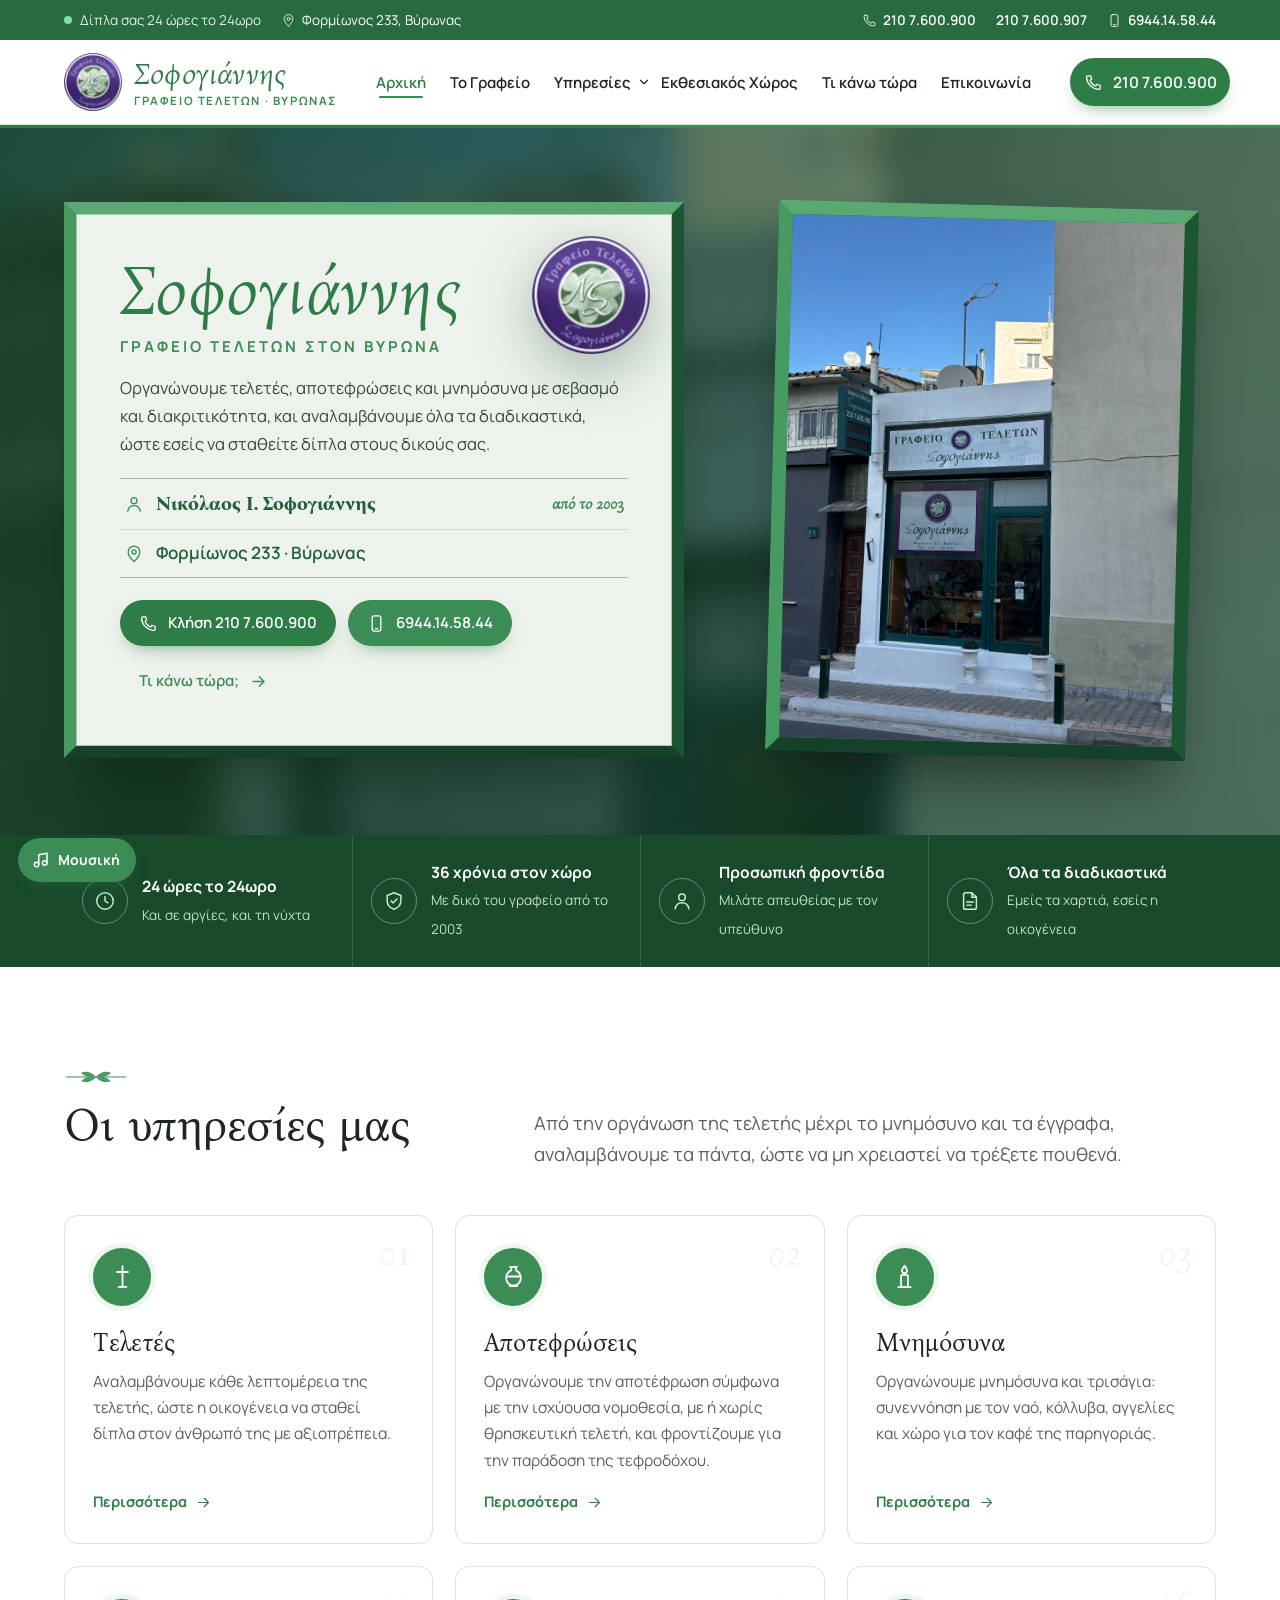
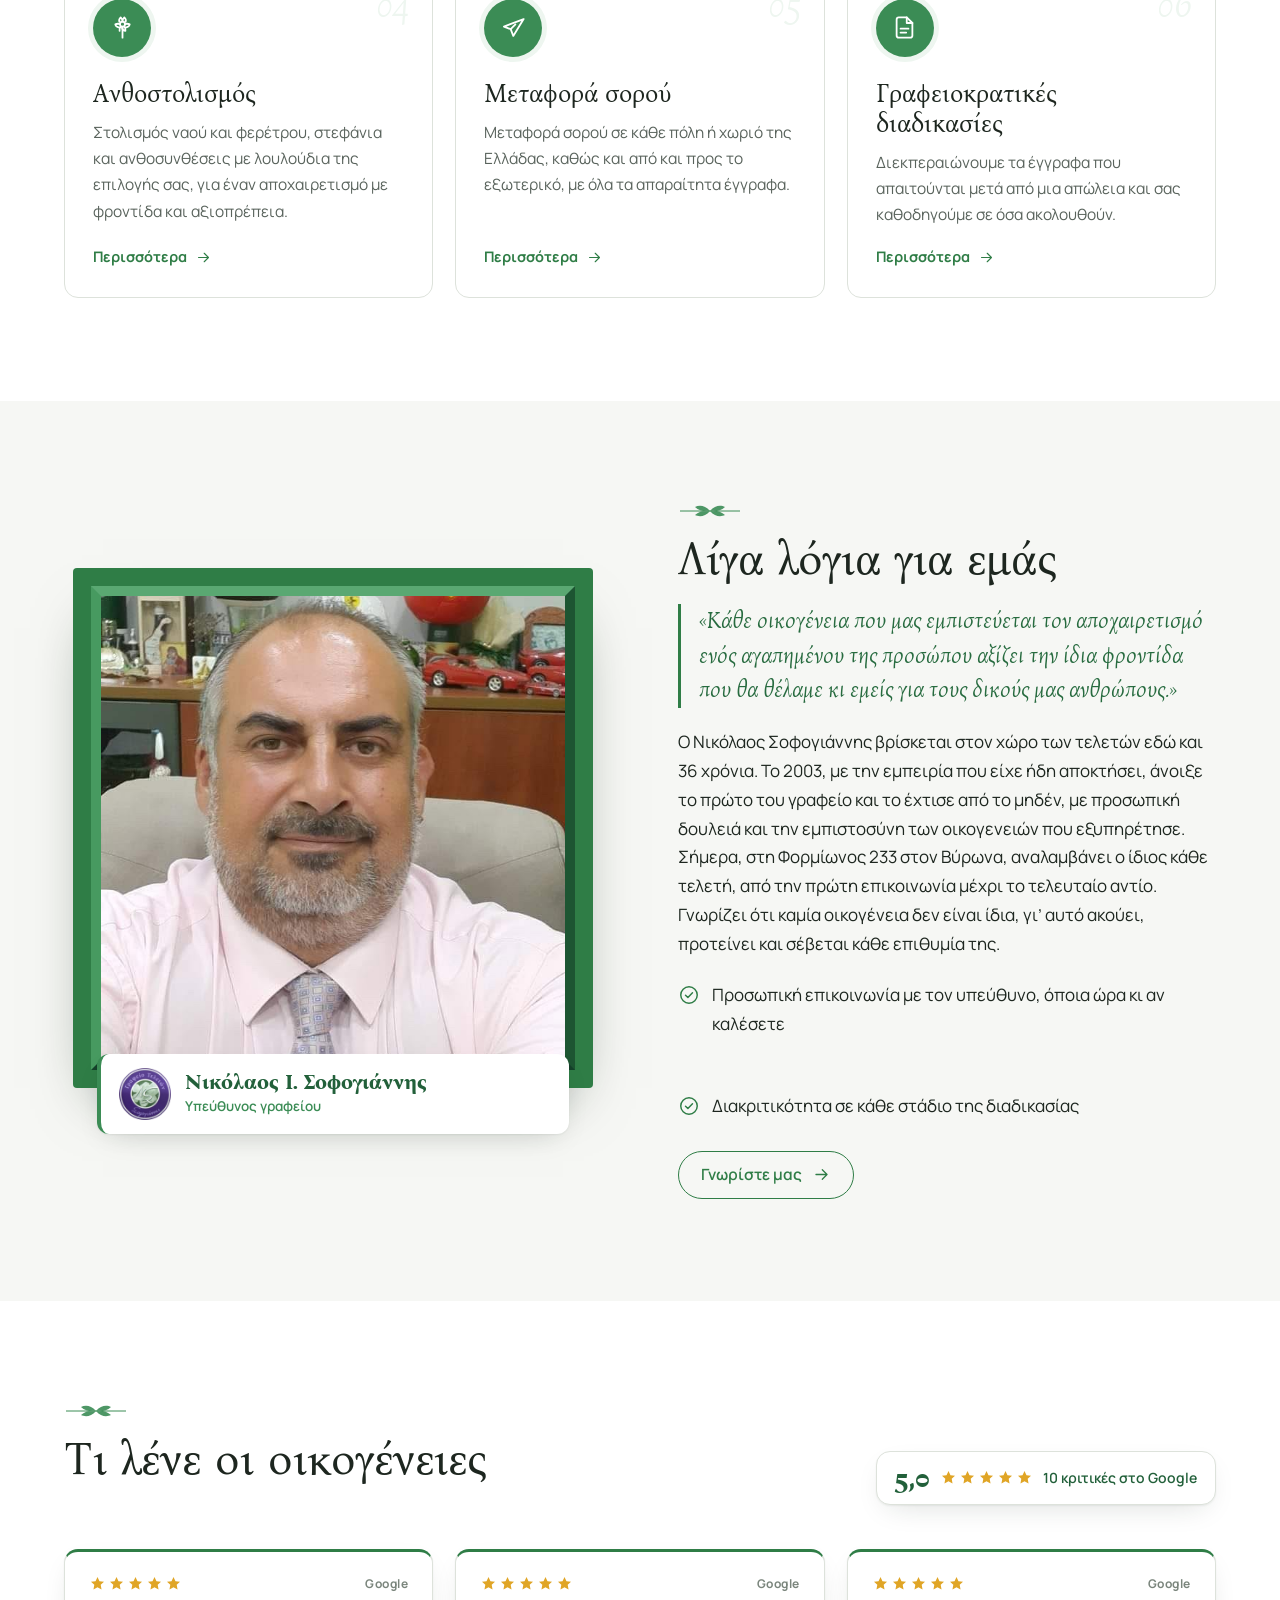
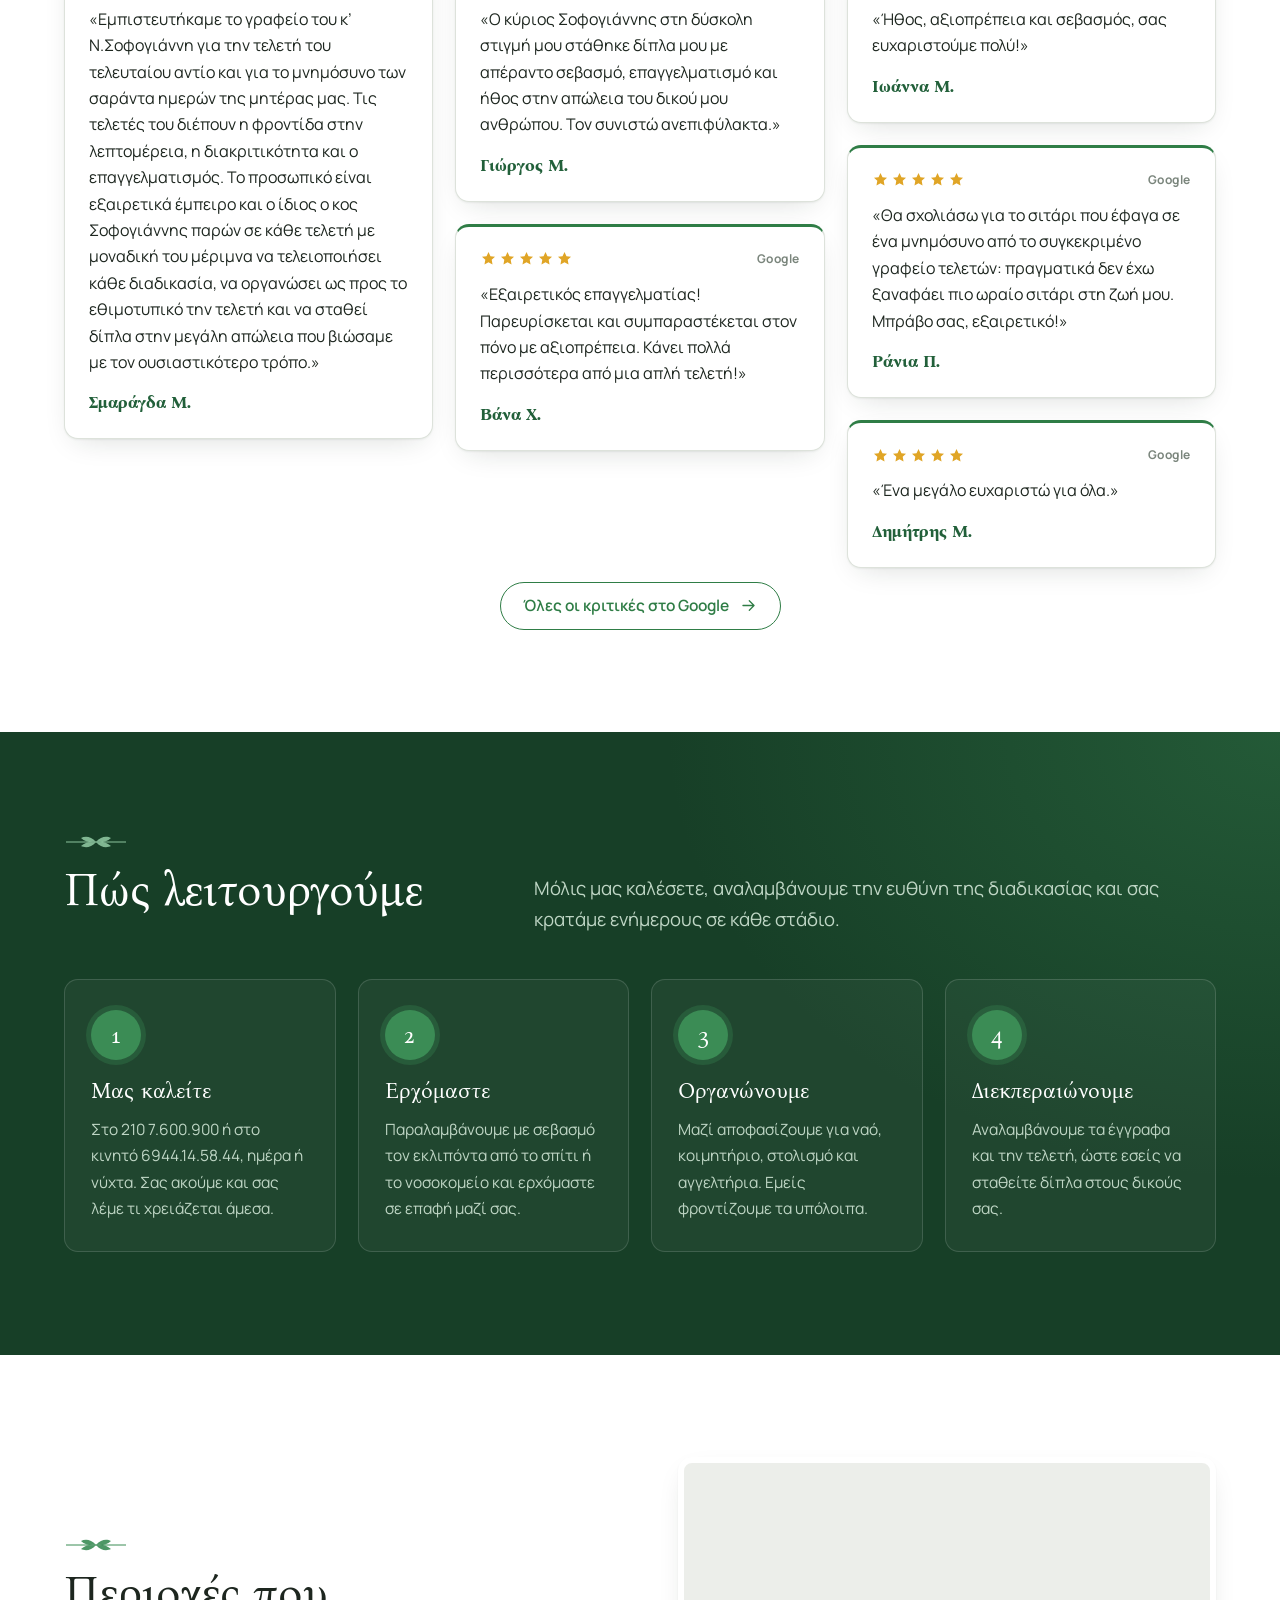
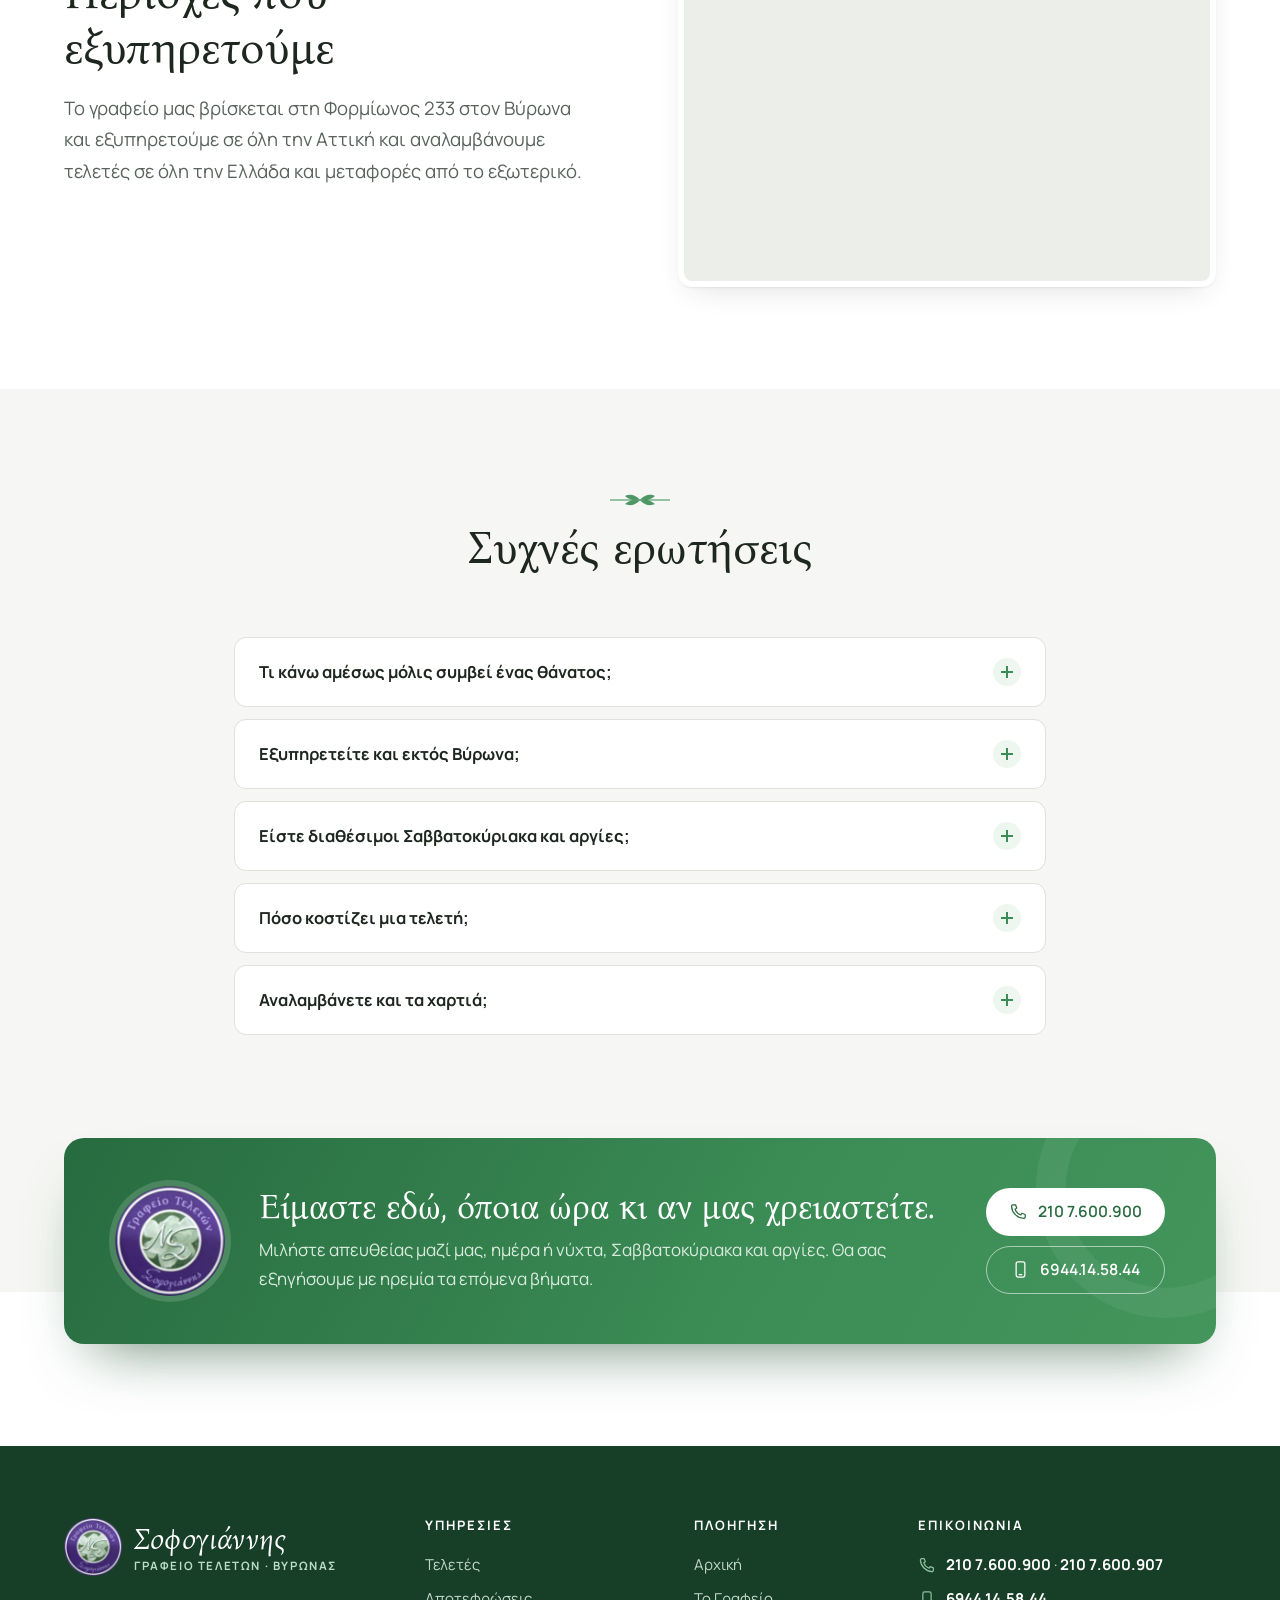
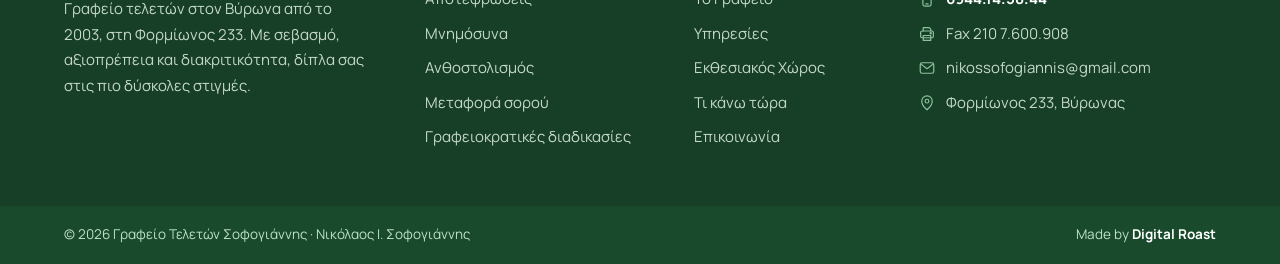
<file: index.html>
<!DOCTYPE html>
<html lang="el">
<head>
  <meta charset="UTF-8">
  <meta name="viewport" content="width=device-width, initial-scale=1">
  <title>Γραφείο Τελετών Βύρωνας · Σοφογιάννης · 210 7.600.900</title>
  <meta name="description" content="Γραφείο Τελετών Σοφογιάννης στον Βύρωνα από το 2003, Φορμίωνος 233. Τελετές, αποτεφρώσεις, μνημόσυνα, μεταφορά σορού, διαδικαστικά. 24 ώρες το 24ωρο: 210 7.600.900, 6944.14.58.44.">
  <meta name="robots" content="index, follow, max-image-preview:large, max-snippet:-1">
  <meta name="theme-color" content="#2f7d46">
  <link rel="canonical" href="https://teletessofogiannisvyronas.gr/">
  <meta property="og:type" content="website">
  <meta property="og:locale" content="el_GR">
  <meta property="og:site_name" content="Γραφείο Τελετών Σοφογιάννης · Βύρωνας">
  <meta property="og:title" content="Γραφείο Τελετών Βύρωνας · Σοφογιάννης · 210 7.600.900">
  <meta property="og:description" content="Γραφείο Τελετών Σοφογιάννης στον Βύρωνα από το 2003, Φορμίωνος 233. Τελετές, αποτεφρώσεις, μνημόσυνα, μεταφορά σορού, διαδικαστικά. 24 ώρες το 24ωρο: 210 7.600.900, 6944.14.58.44.">
  <meta property="og:url" content="https://teletessofogiannisvyronas.gr/">
  <meta property="og:image" content="https://teletessofogiannisvyronas.gr/og-image.png?v=9c0b03b7">
  <meta property="og:image:width" content="1200">
  <meta property="og:image:height" content="630">
  <meta property="og:image:alt" content="Γραφείο Τελετών Σοφογιάννης · Βύρωνας">
  <meta name="twitter:card" content="summary_large_image">
  <meta name="twitter:title" content="Γραφείο Τελετών Βύρωνας · Σοφογιάννης · 210 7.600.900">
  <meta name="twitter:description" content="Γραφείο Τελετών Σοφογιάννης στον Βύρωνα από το 2003, Φορμίωνος 233. Τελετές, αποτεφρώσεις, μνημόσυνα, μεταφορά σορού, διαδικαστικά. 24 ώρες το 24ωρο: 210 7.600.900, 6944.14.58.44.">
  <meta name="twitter:image" content="https://teletessofogiannisvyronas.gr/og-image.png?v=9c0b03b7">
  <meta name="format-detection" content="telephone=no">
  <link rel="icon" href="/favicon.ico?v=9c0b03b7" sizes="48x48">
  <link rel="icon" href="/favicon-96.png?v=9c0b03b7" sizes="96x96" type="image/png">
  <link rel="manifest" href="/site.webmanifest">
  <link rel="apple-touch-icon" href="/apple-touch-icon.png?v=9c0b03b7">
  <link rel="preconnect" href="https://fonts.googleapis.com">
  <link rel="preconnect" href="https://fonts.gstatic.com" crossorigin>
  <link href="https://fonts.googleapis.com/css2?family=Bona+Nova:ital,wght@0,400;0,700;1,400&family=Manrope:wght@400;500;600;700&display=swap" rel="stylesheet">
  <link rel="stylesheet" href="/css/style.css?v=ce2c2ff8">
  <script>document.documentElement.classList.add("js")</script>
  <script type="application/ld+json">
{
  "@context": "https://schema.org",
  "@graph": [
    {
      "@type": "WebSite",
      "@id": "https://teletessofogiannisvyronas.gr/#website",
      "url": "https://teletessofogiannisvyronas.gr/",
      "name": "Γραφείο Τελετών Σοφογιάννης · Βύρωνας",
      "inLanguage": "el",
      "publisher": {
        "@id": "https://teletessofogiannisvyronas.gr/#funeralhome"
      }
    },
    {
      "@type": [
        "FuneralHome",
        "LocalBusiness"
      ],
      "@id": "https://teletessofogiannisvyronas.gr/#funeralhome",
      "name": "Γραφείο Τελετών Σοφογιάννης · Βύρωνας",
      "alternateName": [
        "Γραφείο Τελετών Σοφογιάννης",
        "Σοφογιάννης Γραφείο Τελετών",
        "Γραφείο Τελετών Βύρωνας Σοφογιάννης",
        "Sofogiannis Funeral Home"
      ],
      "description": "Γραφείο τελετών στον Βύρωνα από το 2003, Φορμίωνος 233. Τελετές, αποτεφρώσεις, μνημόσυνα, ανθοστολισμός, μεταφορά σορού και διεκπεραίωση γραφειοκρατικών διαδικασιών, 24 ώρες το 24ωρο.",
      "url": "https://teletessofogiannisvyronas.gr/",
      "image": [
        "https://teletessofogiannisvyronas.gr/og-image.png",
        "https://teletessofogiannisvyronas.gr/images/prosopsi-3.jpg",
        "https://teletessofogiannisvyronas.gr/images/nikolaos-sofogiannis.jpg"
      ],
      "logo": "https://teletessofogiannisvyronas.gr/logo.png",
      "telephone": [
        "+302107600900",
        "+302107600907",
        "+306944145844"
      ],
      "faxNumber": "+302107600908",
      "email": "nikossofogiannis@gmail.com",
      "founder": {
        "@type": "Person",
        "name": "Νικόλαος Σοφογιάννης"
      },
      "foundingDate": "2003",
      "address": {
        "@type": "PostalAddress",
        "streetAddress": "Φορμίωνος 233",
        "addressLocality": "Βύρωνας",
        "addressRegion": "Αττική",
        "addressCountry": "GR"
      },
      "hasMap": "https://www.google.com/maps/search/?api=1&query=Φορμίωνος+233,+Βύρωνας",
      "contactPoint": [
        {
          "@type": "ContactPoint",
          "telephone": "+302107600900",
          "contactType": "customer service",
          "availableLanguage": [
            "el"
          ]
        },
        {
          "@type": "ContactPoint",
          "telephone": "+306944145844",
          "contactType": "emergency",
          "availableLanguage": [
            "el"
          ],
          "hoursAvailable": {
            "@type": "OpeningHoursSpecification",
            "opens": "00:00",
            "closes": "23:59",
            "dayOfWeek": [
              "Monday",
              "Tuesday",
              "Wednesday",
              "Thursday",
              "Friday",
              "Saturday",
              "Sunday"
            ]
          }
        }
      ],
      "openingHoursSpecification": {
        "@type": "OpeningHoursSpecification",
        "dayOfWeek": [
          "Monday",
          "Tuesday",
          "Wednesday",
          "Thursday",
          "Friday",
          "Saturday",
          "Sunday"
        ],
        "opens": "00:00",
        "closes": "23:59"
      },
      "areaServed": [
        {
          "@type": "Place",
          "name": "Βύρωνας"
        },
        {
          "@type": "Place",
          "name": "Καισαριανή"
        },
        {
          "@type": "Place",
          "name": "Παγκράτι"
        },
        {
          "@type": "Place",
          "name": "Υμηττός"
        },
        {
          "@type": "Place",
          "name": "Ζωγράφου"
        },
        {
          "@type": "Place",
          "name": "Ηλιούπολη"
        },
        {
          "@type": "Place",
          "name": "Δάφνη"
        },
        {
          "@type": "Place",
          "name": "Άγιος Δημήτριος"
        },
        {
          "@type": "Place",
          "name": "Νέα Σμύρνη"
        },
        {
          "@type": "Place",
          "name": "Μετς"
        },
        {
          "@type": "Place",
          "name": "Αθήνα"
        },
        {
          "@type": "AdministrativeArea",
          "name": "Αττική"
        },
        {
          "@type": "Country",
          "name": "Ελλάδα"
        }
      ],
      "hasOfferCatalog": {
        "@type": "OfferCatalog",
        "name": "Υπηρεσίες γραφείου τελετών",
        "itemListElement": [
          {
            "@type": "Offer",
            "itemOffered": {
              "@type": "Service",
              "name": "Τελετές",
              "url": "https://teletessofogiannisvyronas.gr/ypiresies/kideies/"
            }
          },
          {
            "@type": "Offer",
            "itemOffered": {
              "@type": "Service",
              "name": "Αποτεφρώσεις",
              "url": "https://teletessofogiannisvyronas.gr/ypiresies/apotefroseis/"
            }
          },
          {
            "@type": "Offer",
            "itemOffered": {
              "@type": "Service",
              "name": "Μνημόσυνα",
              "url": "https://teletessofogiannisvyronas.gr/ypiresies/mnimosyna/"
            }
          },
          {
            "@type": "Offer",
            "itemOffered": {
              "@type": "Service",
              "name": "Ανθοστολισμός",
              "url": "https://teletessofogiannisvyronas.gr/ypiresies/anthostolismos/"
            }
          },
          {
            "@type": "Offer",
            "itemOffered": {
              "@type": "Service",
              "name": "Μεταφορά σορού",
              "url": "https://teletessofogiannisvyronas.gr/ypiresies/metafora-sorou/"
            }
          },
          {
            "@type": "Offer",
            "itemOffered": {
              "@type": "Service",
              "name": "Γραφειοκρατικές διαδικασίες",
              "url": "https://teletessofogiannisvyronas.gr/ypiresies/diadikasies/"
            }
          }
        ]
      }
    },
    {
      "@type": "WebPage",
      "@id": "https://teletessofogiannisvyronas.gr/#webpage",
      "url": "https://teletessofogiannisvyronas.gr/",
      "name": "Γραφείο Τελετών Βύρωνας · Σοφογιάννης · 210 7.600.900",
      "description": "Γραφείο Τελετών Σοφογιάννης στον Βύρωνα από το 2003, Φορμίωνος 233. Τελετές, αποτεφρώσεις, μνημόσυνα, μεταφορά σορού, διαδικαστικά. 24 ώρες το 24ωρο: 210 7.600.900, 6944.14.58.44.",
      "inLanguage": "el",
      "isPartOf": {
        "@id": "https://teletessofogiannisvyronas.gr/#website"
      },
      "about": {
        "@id": "https://teletessofogiannisvyronas.gr/#funeralhome"
      }
    },
    {
      "@type": "FAQPage",
      "mainEntity": [
        {
          "@type": "Question",
          "name": "Τι κάνω αμέσως μόλις συμβεί ένας θάνατος;",
          "acceptedAnswer": {
            "@type": "Answer",
            "text": "Καλέστε μας στο 210 7.600.900 ή στο κινητό 6944.14.58.44, οποιαδήποτε ώρα. Αν ο θάνατος συνέβη στο σπίτι, χρειάζεται ιατρός για τη βεβαίωση θανάτου, ενώ αν συνέβη σε νοσοκομείο, η βεβαίωση εκδίδεται εκεί. Από εκεί και πέρα αναλαμβάνουμε εμείς. Δείτε αναλυτικά τον οδηγό «Τι κάνω τώρα»."
          }
        },
        {
          "@type": "Question",
          "name": "Εξυπηρετείτε και εκτός Βύρωνα;",
          "acceptedAnswer": {
            "@type": "Answer",
            "text": "Ναι. Το γραφείο μας βρίσκεται στον Βύρωνα, αλλά εξυπηρετούμε όλες τις περιοχές της Αττικής, από τα γύρω προάστια όπως Καισαριανή, Παγκράτι, Υμηττό και Ζωγράφου μέχρι κάθε άλλη γειτονιά, ενώ οργανώνουμε μεταφορές σορού σε όλη την Ελλάδα και το εξωτερικό."
          }
        },
        {
          "@type": "Question",
          "name": "Είστε διαθέσιμοι Σαββατοκύριακα και αργίες;",
          "acceptedAnswer": {
            "@type": "Answer",
            "text": "Ναι. Στο κινητό 6944.14.58.44 μπορείτε να μας βρείτε 24 ώρες το 24ωρο, κάθε ημέρα του χρόνου, και θα μιλήσετε απευθείας με τον υπεύθυνο του γραφείου."
          }
        },
        {
          "@type": "Question",
          "name": "Πόσο κοστίζει μια τελετή;",
          "acceptedAnswer": {
            "@type": "Answer",
            "text": "Το κόστος εξαρτάται από τις επιλογές της οικογένειας (φέρετρο, στολισμός, στεφάνια, κοιμητήριο, μεταφορές κ.λπ.). Σας δίνουμε από την αρχή σαφή και αναλυτική ενημέρωση, χωρίς κρυφές χρεώσεις, και σας ενημερώνουμε για το επίδομα εξόδων τελετής που μπορεί να δικαιούστε από τον ασφαλιστικό φορέα."
          }
        },
        {
          "@type": "Question",
          "name": "Αναλαμβάνετε και τα χαρτιά;",
          "acceptedAnswer": {
            "@type": "Answer",
            "text": "Ναι. Διεκπεραιώνουμε τα έγγραφα που απαιτούνται για την τελετή, όπως η ληξιαρχική πράξη θανάτου και η άδεια ταφής, και σας καθοδηγούμε για όσα ακολουθούν. Δείτε τις γραφειοκρατικές διαδικασίες."
          }
        }
      ]
    }
  ]
}
  </script>
</head>
<body>
<a class="skip" href="#main">Μετάβαση στο περιεχόμενο</a>
<div class="topbar">
  <div class="wrap">
    <div class="tb-left"><span><span class="dot"></span>Δίπλα σας 24 ώρες το 24ωρο</span><a class="hide-sm" href="https://www.google.com/maps/search/?api=1&query=Φορμίωνος+233,+Βύρωνας" target="_blank" rel="noopener"><svg viewBox="0 0 24 24" fill="none" stroke="currentColor" stroke-width="1.6" stroke-linecap="round" stroke-linejoin="round" aria-hidden="true"><path d="M12 21s-7-6.2-7-11.5a7 7 0 0 1 14 0C19 14.8 12 21 12 21z"/><circle cx="12" cy="9.5" r="2.5"/></svg>Φορμίωνος 233, Βύρωνας</a></div>
    <div class="tb-right"><a href="tel:+302107600900"><svg viewBox="0 0 24 24" fill="none" stroke="currentColor" stroke-width="1.6" stroke-linecap="round" stroke-linejoin="round" aria-hidden="true"><path d="M5 3.5h3.2l1.6 4.2-2.1 1.4a11.5 11.5 0 0 0 7.2 7.2l1.4-2.1 4.2 1.6V19a1.8 1.8 0 0 1-2 1.8A16.5 16.5 0 0 1 3.2 5.5 1.8 1.8 0 0 1 5 3.5z"/></svg>210 7.600.900</a><a class="hide-sm" href="tel:+302107600907">210 7.600.907</a><a href="tel:+306944145844"><svg viewBox="0 0 24 24" fill="none" stroke="currentColor" stroke-width="1.6" stroke-linecap="round" stroke-linejoin="round" aria-hidden="true"><rect x="6.5" y="2.5" width="11" height="19" rx="2.5"/><path d="M10.5 18.5h3"/></svg>6944.14.58.44</a></div>
  </div>
</div>
<header class="site-header">
  <div class="wrap">
    <a class="brand" href="/" aria-label="Γραφείο Τελετών Σοφογιάννης · Βύρωνας, αρχική σελίδα">
        <img class="brand-mark" src="/images/logo-emblem.webp?v=9c0b03b7" alt="" width="58" height="58">
        <span class="brand-text"><span class="brand-name">Σοφογιάννης</span><span class="brand-sub">Γραφείο Τελετών · Βύρωνας</span></span>
      </a>
    <nav class="nav" aria-label="Κύρια πλοήγηση">
      <a href="/" aria-current="page">Αρχική</a><a href="/to-grafeio/">Το Γραφείο</a><div class="dd">
          <button type="button" aria-expanded="false" aria-haspopup="true">Υπηρεσίες <svg viewBox="0 0 24 24" fill="none" stroke="currentColor" stroke-width="2" stroke-linecap="round" stroke-linejoin="round" aria-hidden="true"><path d="m6 9 6 6 6-6"/></svg></button>
          <div class="dd-menu"><a href="/ypiresies/kideies/"><span class="ic"><svg viewBox="0 0 24 24" fill="none" stroke="currentColor" stroke-width="1.6" stroke-linecap="round" stroke-linejoin="round" aria-hidden="true"><path d="M12 2.8v18.4M7.2 8h9.6"/><path d="M8.5 21.2h7"/></svg></span><span><strong>Τελετές</strong><small>Οργάνωση τελετής από την αρχή ως το τέλος</small></span></a><a href="/ypiresies/apotefroseis/"><span class="ic"><svg viewBox="0 0 24 24" fill="none" stroke="currentColor" stroke-width="1.6" stroke-linecap="round" stroke-linejoin="round" aria-hidden="true"><path d="M9 3.5h6M10 3.5v2.2c0 .6-.4 1-.9 1.3C6.8 8.4 5.5 10.6 5.5 13.2c0 3.4 2.4 6 5.2 6.8h2.6c2.8-.8 5.2-3.4 5.2-6.8 0-2.6-1.3-4.8-3.6-6.2-.5-.3-.9-.7-.9-1.3V3.5"/><path d="M8.5 20.5h7M7 12h10"/></svg></span><span><strong>Αποτεφρώσεις</strong><small>Οργάνωση αποτέφρωσης & τεφροδόχοι</small></span></a><a href="/ypiresies/mnimosyna/"><span class="ic"><svg viewBox="0 0 24 24" fill="none" stroke="currentColor" stroke-width="1.6" stroke-linecap="round" stroke-linejoin="round" aria-hidden="true"><path d="M12 2.5c1.5 1.8 2.3 3 2.3 4.2a2.3 2.3 0 0 1-4.6 0c0-1.2.8-2.4 2.3-4.2z"/><rect x="9" y="10.5" width="6" height="11" rx="1"/><path d="M6.5 21.5h11"/></svg></span><span><strong>Μνημόσυνα</strong><small>Τρισάγια, 40ήμερα, ετήσια μνημόσυνα</small></span></a><a href="/ypiresies/anthostolismos/"><span class="ic"><svg viewBox="0 0 24 24" fill="none" stroke="currentColor" stroke-width="1.6" stroke-linecap="round" stroke-linejoin="round" aria-hidden="true"><circle cx="12" cy="9" r="2.2"/><path d="M12 6.8c0-2.4 1.6-3.8 1.6-3.8s1.9 1.6 1.2 3.9M14.2 9c2.2-.8 4.2.2 4.2.2s-.6 2.4-3 2.6M13.6 11c1.4 1.9 1 4 1 4s-2.4-.3-3-2.6M10.4 11c-1.4 1.9-1 4-1 4M9.8 9c-2.2-.8-4.2.2-4.2.2s.6 2.4 3 2.6M12 6.8C12 4.4 10.4 3 10.4 3s-1.9 1.6-1.2 3.9"/><path d="M12 11.2V21"/></svg></span><span><strong>Ανθοστολισμός</strong><small>Στολισμός ναού, φερέτρου & στεφάνια</small></span></a><a href="/ypiresies/metafora-sorou/"><span class="ic"><svg viewBox="0 0 24 24" fill="none" stroke="currentColor" stroke-width="1.6" stroke-linecap="round" stroke-linejoin="round" aria-hidden="true"><path d="M21 4.5 3.5 11.2l6 2.3 2.3 6L21 4.5z"/><path d="m9.5 13.5 4.2-4.2"/></svg></span><span><strong>Μεταφορά σορού</strong><small>Σε όλη την Ελλάδα & επαναπατρισμός</small></span></a><a href="/ypiresies/diadikasies/"><span class="ic"><svg viewBox="0 0 24 24" fill="none" stroke="currentColor" stroke-width="1.6" stroke-linecap="round" stroke-linejoin="round" aria-hidden="true"><path d="M14 3H7a2 2 0 0 0-2 2v14a2 2 0 0 0 2 2h10a2 2 0 0 0 2-2V8z"/><path d="M14 3v5h5M8.5 13h7M8.5 16.5h5"/></svg></span><span><strong>Γραφειοκρατικές διαδικασίες</strong><small>Δικαιολογητικά, ληξιαρχείο, ασφαλιστικά</small></span></a><a class="all" href="/ypiresies/">Όλες οι υπηρεσίες <svg viewBox="0 0 24 24" fill="none" stroke="currentColor" stroke-width="1.6" stroke-linecap="round" stroke-linejoin="round" aria-hidden="true"><path d="M5 12h14M13 6l6 6-6 6"/></svg></a></div>
        </div><a href="/ekthesiakos-xoros/">Εκθεσιακός Χώρος</a><a href="/ti-kano-tora/">Τι κάνω τώρα</a><a href="/epikoinonia/">Επικοινωνία</a>
    </nav>
    <div class="header-cta">
      <a class="btn btn-primary" href="tel:+302107600900"><svg viewBox="0 0 24 24" fill="none" stroke="currentColor" stroke-width="1.6" stroke-linecap="round" stroke-linejoin="round" aria-hidden="true"><path d="M5 3.5h3.2l1.6 4.2-2.1 1.4a11.5 11.5 0 0 0 7.2 7.2l1.4-2.1 4.2 1.6V19a1.8 1.8 0 0 1-2 1.8A16.5 16.5 0 0 1 3.2 5.5 1.8 1.8 0 0 1 5 3.5z"/></svg><span>210 7.600.900</span></a>
      <button class="menu-toggle" type="button" aria-label="Μενού" aria-expanded="false" aria-controls="mobile-nav"><span></span></button>
    </div>
  </div>
</header>
<nav class="mobile-nav" id="mobile-nav" aria-label="Πλοήγηση κινητού">
  <a href="/">Αρχική</a><a href="/to-grafeio/">Το Γραφείο</a><a href="/ypiresies/">Υπηρεσίες</a><div class="sub"><a href="/ypiresies/kideies/">Τελετές</a><a href="/ypiresies/apotefroseis/">Αποτεφρώσεις</a><a href="/ypiresies/mnimosyna/">Μνημόσυνα</a><a href="/ypiresies/anthostolismos/">Ανθοστολισμός</a><a href="/ypiresies/metafora-sorou/">Μεταφορά σορού</a><a href="/ypiresies/diadikasies/">Γραφειοκρατικές διαδικασίες</a></div><a href="/ekthesiakos-xoros/">Εκθεσιακός Χώρος</a><a href="/ti-kano-tora/">Τι κάνω τώρα</a><a href="/epikoinonia/">Επικοινωνία</a>
  <div class="m-contact">
    <a class="btn btn-primary" href="tel:+302107600900"><svg viewBox="0 0 24 24" fill="none" stroke="currentColor" stroke-width="1.6" stroke-linecap="round" stroke-linejoin="round" aria-hidden="true"><path d="M5 3.5h3.2l1.6 4.2-2.1 1.4a11.5 11.5 0 0 0 7.2 7.2l1.4-2.1 4.2 1.6V19a1.8 1.8 0 0 1-2 1.8A16.5 16.5 0 0 1 3.2 5.5 1.8 1.8 0 0 1 5 3.5z"/></svg>Κλήση 210 7.600.900</a>
    <a class="btn btn-ghost" href="tel:+306944145844"><svg viewBox="0 0 24 24" fill="none" stroke="currentColor" stroke-width="1.6" stroke-linecap="round" stroke-linejoin="round" aria-hidden="true"><rect x="6.5" y="2.5" width="11" height="19" rx="2.5"/><path d="M10.5 18.5h3"/></svg>Κινητό 6944.14.58.44</a>
  </div>
</nav>
<main id="main">
<section class="hero">
  <div class="hero-bg"><img src="/images/prosopsi-3.jpg" alt="" width="900" height="1200" fetchpriority="high"></div>
  <div class="wrap hero-grid">
    <figure class="hero-shot"><img src="/images/prosopsi-3.jpg" alt="Η πρόσοψη του Γραφείου Τελετών Σοφογιάννης, Φορμίωνος 233, Βύρωνας" width="900" height="1200"></figure>
    <div class="bevel">
      <div class="panel hero-panel">
        <div class="hero-text">
          <h1><span class="h1-script">Σοφογιάννης</span><span class="h1-sub">Γραφείο Τελετών στον Βύρωνα</span></h1>
          <p class="lead">Οργανώνουμε τελετές, αποτεφρώσεις και μνημόσυνα με σεβασμό και διακριτικότητα, και αναλαμβάνουμε όλα τα διαδικαστικά, ώστε εσείς να σταθείτε δίπλα στους δικούς σας.</p>
          <div class="hero-rows">
            <div class="row-owner"><svg viewBox="0 0 24 24" fill="none" stroke="currentColor" stroke-width="1.6" stroke-linecap="round" stroke-linejoin="round" aria-hidden="true"><circle cx="12" cy="8" r="3.6"/><path d="M4.5 20.5c.8-4 3.8-6.5 7.5-6.5s6.7 2.5 7.5 6.5"/></svg><span>Νικόλαος Ι. Σοφογιάννης</span><em class="since">από το 2003</em></div>
            <a class="row-addr" href="https://www.google.com/maps/search/?api=1&query=Φορμίωνος+233,+Βύρωνας" target="_blank" rel="noopener"><svg viewBox="0 0 24 24" fill="none" stroke="currentColor" stroke-width="1.6" stroke-linecap="round" stroke-linejoin="round" aria-hidden="true"><path d="M12 21s-7-6.2-7-11.5a7 7 0 0 1 14 0C19 14.8 12 21 12 21z"/><circle cx="12" cy="9.5" r="2.5"/></svg><span>Φορμίωνος 233 · Βύρωνας</span></a>
          </div>
          <div class="hero-actions">
            <a class="btn btn-primary" href="tel:+302107600900"><svg viewBox="0 0 24 24" fill="none" stroke="currentColor" stroke-width="1.6" stroke-linecap="round" stroke-linejoin="round" aria-hidden="true"><path d="M5 3.5h3.2l1.6 4.2-2.1 1.4a11.5 11.5 0 0 0 7.2 7.2l1.4-2.1 4.2 1.6V19a1.8 1.8 0 0 1-2 1.8A16.5 16.5 0 0 1 3.2 5.5 1.8 1.8 0 0 1 5 3.5z"/></svg>Κλήση 210 7.600.900</a>
            <a class="btn btn-purple" href="tel:+306944145844"><svg viewBox="0 0 24 24" fill="none" stroke="currentColor" stroke-width="1.6" stroke-linecap="round" stroke-linejoin="round" aria-hidden="true"><rect x="6.5" y="2.5" width="11" height="19" rx="2.5"/><path d="M10.5 18.5h3"/></svg>6944.14.58.44</a>
            <a class="btn btn-link" href="/ti-kano-tora/">Τι κάνω τώρα; <svg viewBox="0 0 24 24" fill="none" stroke="currentColor" stroke-width="1.6" stroke-linecap="round" stroke-linejoin="round" aria-hidden="true"><path d="M5 12h14M13 6l6 6-6 6"/></svg></a>
          </div>
        </div>
        <div class="hero-seal">
          <img src="/images/logo-emblem.webp?v=9c0b03b7" alt="Το έμβλημα του Γραφείου Τελετών Σοφογιάννης" width="150" height="150">
        </div>
      </div>
    </div>
  </div>
</section>

<section class="trust" aria-label="Γιατί να μας εμπιστευτείτε">
  <div class="wrap">
    <div class="trust-item"><span class="ic"><svg viewBox="0 0 24 24" fill="none" stroke="currentColor" stroke-width="1.6" stroke-linecap="round" stroke-linejoin="round" aria-hidden="true"><circle cx="12" cy="12" r="9"/><path d="M12 7v5l3.2 2"/></svg></span><div><strong>24 ώρες το 24ωρο</strong><span>Και σε αργίες, και τη νύχτα</span></div></div>
    <div class="trust-item"><span class="ic"><svg viewBox="0 0 24 24" fill="none" stroke="currentColor" stroke-width="1.6" stroke-linecap="round" stroke-linejoin="round" aria-hidden="true"><path d="M12 3 4.5 6v5.5c0 4.6 3.2 8.2 7.5 9.5 4.3-1.3 7.5-4.9 7.5-9.5V6z"/><path d="m8.8 12 2.2 2.2 4.2-4.4"/></svg></span><div><strong>36 χρόνια στον χώρο</strong><span>Με δικό του γραφείο από το 2003</span></div></div>
    <div class="trust-item"><span class="ic"><svg viewBox="0 0 24 24" fill="none" stroke="currentColor" stroke-width="1.6" stroke-linecap="round" stroke-linejoin="round" aria-hidden="true"><circle cx="12" cy="8" r="3.6"/><path d="M4.5 20.5c.8-4 3.8-6.5 7.5-6.5s6.7 2.5 7.5 6.5"/></svg></span><div><strong>Προσωπική φροντίδα</strong><span>Μιλάτε απευθείας με τον υπεύθυνο</span></div></div>
    <div class="trust-item"><span class="ic"><svg viewBox="0 0 24 24" fill="none" stroke="currentColor" stroke-width="1.6" stroke-linecap="round" stroke-linejoin="round" aria-hidden="true"><path d="M14 3H7a2 2 0 0 0-2 2v14a2 2 0 0 0 2 2h10a2 2 0 0 0 2-2V8z"/><path d="M14 3v5h5M8.5 13h7M8.5 16.5h5"/></svg></span><div><strong>Όλα τα διαδικαστικά</strong><span>Εμείς τα χαρτιά, εσείς η οικογένεια</span></div></div>
  </div>
</section>

<section class="section">
  <div class="wrap">
    <div class="section-head">
      <div class="sec-title"><svg class="leaf" viewBox="0 0 64 16" aria-hidden="true"><path d="M2 8h60" stroke="currentColor" stroke-width="1"/><path d="M32 8c-5-6-11-6-15-4 4 4 10 5 15 4zM32 8c5-6 11-6 15-4-4 4-10 5-15 4zM32 8c-5 6-11 6-15 4 4-4 10-5 15-4zM32 8c5 6 11 6 15 4-4-4-10-5-15-4z" fill="currentColor" opacity=".9"/></svg><h2>Οι υπηρεσίες μας</h2></div>
      <p class="lead">Από την οργάνωση της τελετής μέχρι το μνημόσυνο και τα έγγραφα, αναλαμβάνουμε τα πάντα, ώστε να μη χρειαστεί να τρέξετε πουθενά.</p>
    </div>
    <div class="services-grid"><a class="service-card" href="/ypiresies/kideies/">
          <span class="num">01</span>
          <span class="ic"><svg viewBox="0 0 24 24" fill="none" stroke="currentColor" stroke-width="1.6" stroke-linecap="round" stroke-linejoin="round" aria-hidden="true"><path d="M12 2.8v18.4M7.2 8h9.6"/><path d="M8.5 21.2h7"/></svg></span>
          <h3>Τελετές</h3>
          <p>Αναλαμβάνουμε κάθε λεπτομέρεια της τελετής, ώστε η οικογένεια να σταθεί δίπλα στον άνθρωπό της με αξιοπρέπεια.</p>
          <span class="more">Περισσότερα <svg viewBox="0 0 24 24" fill="none" stroke="currentColor" stroke-width="1.6" stroke-linecap="round" stroke-linejoin="round" aria-hidden="true"><path d="M5 12h14M13 6l6 6-6 6"/></svg></span>
        </a><a class="service-card" href="/ypiresies/apotefroseis/">
          <span class="num">02</span>
          <span class="ic"><svg viewBox="0 0 24 24" fill="none" stroke="currentColor" stroke-width="1.6" stroke-linecap="round" stroke-linejoin="round" aria-hidden="true"><path d="M9 3.5h6M10 3.5v2.2c0 .6-.4 1-.9 1.3C6.8 8.4 5.5 10.6 5.5 13.2c0 3.4 2.4 6 5.2 6.8h2.6c2.8-.8 5.2-3.4 5.2-6.8 0-2.6-1.3-4.8-3.6-6.2-.5-.3-.9-.7-.9-1.3V3.5"/><path d="M8.5 20.5h7M7 12h10"/></svg></span>
          <h3>Αποτεφρώσεις</h3>
          <p>Οργανώνουμε την αποτέφρωση σύμφωνα με την ισχύουσα νομοθεσία, με ή χωρίς θρησκευτική τελετή, και φροντίζουμε για την παράδοση της τεφροδόχου.</p>
          <span class="more">Περισσότερα <svg viewBox="0 0 24 24" fill="none" stroke="currentColor" stroke-width="1.6" stroke-linecap="round" stroke-linejoin="round" aria-hidden="true"><path d="M5 12h14M13 6l6 6-6 6"/></svg></span>
        </a><a class="service-card" href="/ypiresies/mnimosyna/">
          <span class="num">03</span>
          <span class="ic"><svg viewBox="0 0 24 24" fill="none" stroke="currentColor" stroke-width="1.6" stroke-linecap="round" stroke-linejoin="round" aria-hidden="true"><path d="M12 2.5c1.5 1.8 2.3 3 2.3 4.2a2.3 2.3 0 0 1-4.6 0c0-1.2.8-2.4 2.3-4.2z"/><rect x="9" y="10.5" width="6" height="11" rx="1"/><path d="M6.5 21.5h11"/></svg></span>
          <h3>Μνημόσυνα</h3>
          <p>Οργανώνουμε μνημόσυνα και τρισάγια: συνεννόηση με τον ναό, κόλλυβα, αγγελίες και χώρο για τον καφέ της παρηγοριάς.</p>
          <span class="more">Περισσότερα <svg viewBox="0 0 24 24" fill="none" stroke="currentColor" stroke-width="1.6" stroke-linecap="round" stroke-linejoin="round" aria-hidden="true"><path d="M5 12h14M13 6l6 6-6 6"/></svg></span>
        </a><a class="service-card" href="/ypiresies/anthostolismos/">
          <span class="num">04</span>
          <span class="ic"><svg viewBox="0 0 24 24" fill="none" stroke="currentColor" stroke-width="1.6" stroke-linecap="round" stroke-linejoin="round" aria-hidden="true"><circle cx="12" cy="9" r="2.2"/><path d="M12 6.8c0-2.4 1.6-3.8 1.6-3.8s1.9 1.6 1.2 3.9M14.2 9c2.2-.8 4.2.2 4.2.2s-.6 2.4-3 2.6M13.6 11c1.4 1.9 1 4 1 4s-2.4-.3-3-2.6M10.4 11c-1.4 1.9-1 4-1 4M9.8 9c-2.2-.8-4.2.2-4.2.2s.6 2.4 3 2.6M12 6.8C12 4.4 10.4 3 10.4 3s-1.9 1.6-1.2 3.9"/><path d="M12 11.2V21"/></svg></span>
          <h3>Ανθοστολισμός</h3>
          <p>Στολισμός ναού και φερέτρου, στεφάνια και ανθοσυνθέσεις με λουλούδια της επιλογής σας, για έναν αποχαιρετισμό με φροντίδα και αξιοπρέπεια.</p>
          <span class="more">Περισσότερα <svg viewBox="0 0 24 24" fill="none" stroke="currentColor" stroke-width="1.6" stroke-linecap="round" stroke-linejoin="round" aria-hidden="true"><path d="M5 12h14M13 6l6 6-6 6"/></svg></span>
        </a><a class="service-card" href="/ypiresies/metafora-sorou/">
          <span class="num">05</span>
          <span class="ic"><svg viewBox="0 0 24 24" fill="none" stroke="currentColor" stroke-width="1.6" stroke-linecap="round" stroke-linejoin="round" aria-hidden="true"><path d="M21 4.5 3.5 11.2l6 2.3 2.3 6L21 4.5z"/><path d="m9.5 13.5 4.2-4.2"/></svg></span>
          <h3>Μεταφορά σορού</h3>
          <p>Μεταφορά σορού σε κάθε πόλη ή χωριό της Ελλάδας, καθώς και από και προς το εξωτερικό, με όλα τα απαραίτητα έγγραφα.</p>
          <span class="more">Περισσότερα <svg viewBox="0 0 24 24" fill="none" stroke="currentColor" stroke-width="1.6" stroke-linecap="round" stroke-linejoin="round" aria-hidden="true"><path d="M5 12h14M13 6l6 6-6 6"/></svg></span>
        </a><a class="service-card" href="/ypiresies/diadikasies/">
          <span class="num">06</span>
          <span class="ic"><svg viewBox="0 0 24 24" fill="none" stroke="currentColor" stroke-width="1.6" stroke-linecap="round" stroke-linejoin="round" aria-hidden="true"><path d="M14 3H7a2 2 0 0 0-2 2v14a2 2 0 0 0 2 2h10a2 2 0 0 0 2-2V8z"/><path d="M14 3v5h5M8.5 13h7M8.5 16.5h5"/></svg></span>
          <h3>Γραφειοκρατικές διαδικασίες</h3>
          <p>Διεκπεραιώνουμε τα έγγραφα που απαιτούνται μετά από μια απώλεια και σας καθοδηγούμε σε όσα ακολουθούν.</p>
          <span class="more">Περισσότερα <svg viewBox="0 0 24 24" fill="none" stroke="currentColor" stroke-width="1.6" stroke-linecap="round" stroke-linejoin="round" aria-hidden="true"><path d="M5 12h14M13 6l6 6-6 6"/></svg></span>
        </a></div>
  </div>
</section>

<section class="section alt">
  <div class="wrap split">
    <figure class="portrait">
      <div class="portrait-frame pf-green"><img src="/images/nikolaos-sofogiannis.jpg" alt="Ο Νικόλαος Ι. Σοφογιάννης, υπεύθυνος του Γραφείου Τελετών Σοφογιάννης στον Βύρωνα" width="640" height="643" loading="lazy" decoding="async"></div>
      <figcaption><img src="/images/logo-emblem.webp?v=9c0b03b7" alt="" width="56" height="56"><span><strong>Νικόλαος Ι. Σοφογιάννης</strong><small>Υπεύθυνος γραφείου</small></span></figcaption>
    </figure>
    <div>
      <div class="sec-title"><svg class="leaf" viewBox="0 0 64 16" aria-hidden="true"><path d="M2 8h60" stroke="currentColor" stroke-width="1"/><path d="M32 8c-5-6-11-6-15-4 4 4 10 5 15 4zM32 8c5-6 11-6 15-4-4 4-10 5-15 4zM32 8c-5 6-11 6-15 4 4-4 10-5 15-4zM32 8c5 6 11 6 15 4-4-4-10-5-15-4z" fill="currentColor" opacity=".9"/></svg><h2>Λίγα λόγια για εμάς</h2></div>
      <p class="quote">«Κάθε οικογένεια που μας εμπιστεύεται τον αποχαιρετισμό ενός αγαπημένου της προσώπου αξίζει την ίδια φροντίδα που θα θέλαμε κι εμείς για τους δικούς μας ανθρώπους.»</p>
      <p>Ο Νικόλαος Σοφογιάννης βρίσκεται στον χώρο των τελετών εδώ και 36 χρόνια. Το 2003, με την εμπειρία που είχε ήδη αποκτήσει, άνοιξε το πρώτο του γραφείο και το έχτισε από το μηδέν, με προσωπική δουλειά και την εμπιστοσύνη των οικογενειών που εξυπηρέτησε. Σήμερα, στη Φορμίωνος 233 στον Βύρωνα, αναλαμβάνει ο ίδιος κάθε τελετή, από την πρώτη επικοινωνία μέχρι το τελευταίο αντίο. Γνωρίζει ότι καμία οικογένεια δεν είναι ίδια, γι’ αυτό ακούει, προτείνει και σέβεται κάθε επιθυμία της.</p>
      <ul class="check-list"><li><svg viewBox="0 0 24 24" fill="none" stroke="currentColor" stroke-width="1.6" stroke-linecap="round" stroke-linejoin="round" aria-hidden="true"><circle cx="12" cy="12" r="9"/><path d="m8.2 12.2 2.6 2.6 5-5.2"/></svg><span>Προσωπική επικοινωνία με τον υπεύθυνο, όποια ώρα κι αν καλέσετε</span></li><li><svg viewBox="0 0 24 24" fill="none" stroke="currentColor" stroke-width="1.6" stroke-linecap="round" stroke-linejoin="round" aria-hidden="true"><circle cx="12" cy="12" r="9"/><path d="m8.2 12.2 2.6 2.6 5-5.2"/></svg><span>Σαφής ενημέρωση για το κόστος από την αρχή</span></li><li><svg viewBox="0 0 24 24" fill="none" stroke="currentColor" stroke-width="1.6" stroke-linecap="round" stroke-linejoin="round" aria-hidden="true"><circle cx="12" cy="12" r="9"/><path d="m8.2 12.2 2.6 2.6 5-5.2"/></svg><span>Διακριτικότητα σε κάθε στάδιο της διαδικασίας</span></li></ul>
      <a class="btn btn-ghost" href="/to-grafeio/">Γνωρίστε μας <svg viewBox="0 0 24 24" fill="none" stroke="currentColor" stroke-width="1.6" stroke-linecap="round" stroke-linejoin="round" aria-hidden="true"><path d="M5 12h14M13 6l6 6-6 6"/></svg></a>
    </div>
  </div>
</section>

<section class="section reviews" aria-label="Κριτικές">
  <div class="wrap">
    <div class="section-head">
      <div class="sec-title"><svg class="leaf" viewBox="0 0 64 16" aria-hidden="true"><path d="M2 8h60" stroke="currentColor" stroke-width="1"/><path d="M32 8c-5-6-11-6-15-4 4 4 10 5 15 4zM32 8c5-6 11-6 15-4-4 4-10 5-15 4zM32 8c-5 6-11 6-15 4 4-4 10-5 15-4zM32 8c5 6 11 6 15 4-4-4-10-5-15-4z" fill="currentColor" opacity=".9"/></svg><h2>Τι λένε οι οικογένειες</h2></div>
      <a class="rating-badge" href="https://www.google.com/maps?cid=13828754438006141093" target="_blank" rel="noopener"><strong>5,0</strong><span class="stars" aria-label="5 στα 5 αστέρια"><svg viewBox="0 0 24 24" aria-hidden="true"><path fill="currentColor" d="M12 2.8l2.8 5.9 6.4.8-4.7 4.4 1.2 6.4L12 17.2l-5.7 3.1 1.2-6.4-4.7-4.4 6.4-.8z"/></svg><svg viewBox="0 0 24 24" aria-hidden="true"><path fill="currentColor" d="M12 2.8l2.8 5.9 6.4.8-4.7 4.4 1.2 6.4L12 17.2l-5.7 3.1 1.2-6.4-4.7-4.4 6.4-.8z"/></svg><svg viewBox="0 0 24 24" aria-hidden="true"><path fill="currentColor" d="M12 2.8l2.8 5.9 6.4.8-4.7 4.4 1.2 6.4L12 17.2l-5.7 3.1 1.2-6.4-4.7-4.4 6.4-.8z"/></svg><svg viewBox="0 0 24 24" aria-hidden="true"><path fill="currentColor" d="M12 2.8l2.8 5.9 6.4.8-4.7 4.4 1.2 6.4L12 17.2l-5.7 3.1 1.2-6.4-4.7-4.4 6.4-.8z"/></svg><svg viewBox="0 0 24 24" aria-hidden="true"><path fill="currentColor" d="M12 2.8l2.8 5.9 6.4.8-4.7 4.4 1.2 6.4L12 17.2l-5.7 3.1 1.2-6.4-4.7-4.4 6.4-.8z"/></svg></span><span>10 κριτικές στο Google</span></a>
    </div>
    <div class="review-grid">
      <figure class="review"><div class="review-top"><span class="stars" aria-label="5 στα 5 αστέρια"><svg viewBox="0 0 24 24" aria-hidden="true"><path fill="currentColor" d="M12 2.8l2.8 5.9 6.4.8-4.7 4.4 1.2 6.4L12 17.2l-5.7 3.1 1.2-6.4-4.7-4.4 6.4-.8z"/></svg><svg viewBox="0 0 24 24" aria-hidden="true"><path fill="currentColor" d="M12 2.8l2.8 5.9 6.4.8-4.7 4.4 1.2 6.4L12 17.2l-5.7 3.1 1.2-6.4-4.7-4.4 6.4-.8z"/></svg><svg viewBox="0 0 24 24" aria-hidden="true"><path fill="currentColor" d="M12 2.8l2.8 5.9 6.4.8-4.7 4.4 1.2 6.4L12 17.2l-5.7 3.1 1.2-6.4-4.7-4.4 6.4-.8z"/></svg><svg viewBox="0 0 24 24" aria-hidden="true"><path fill="currentColor" d="M12 2.8l2.8 5.9 6.4.8-4.7 4.4 1.2 6.4L12 17.2l-5.7 3.1 1.2-6.4-4.7-4.4 6.4-.8z"/></svg><svg viewBox="0 0 24 24" aria-hidden="true"><path fill="currentColor" d="M12 2.8l2.8 5.9 6.4.8-4.7 4.4 1.2 6.4L12 17.2l-5.7 3.1 1.2-6.4-4.7-4.4 6.4-.8z"/></svg></span><span class="g">Google</span></div><blockquote>«Εμπιστευτήκαμε το γραφείο του κ’ Ν.Σοφογιάννη για την τελετή του τελευταίου αντίο και για το μνημόσυνο των σαράντα ημερών της μητέρας μας. Τις τελετές του διέπουν η φροντίδα στην λεπτομέρεια, η διακριτικότητα και ο επαγγελματισμός. Το προσωπικό είναι εξαιρετικά έμπειρο και ο ίδιος ο κος Σοφογιάννης παρών σε κάθε τελετή με μοναδική του μέριμνα να τελειοποιήσει κάθε διαδικασία, να οργανώσει ως προς το εθιμοτυπικό την τελετή και να σταθεί δίπλα στην μεγάλη απώλεια που βιώσαμε με τον ουσιαστικότερο τρόπο.»</blockquote><figcaption>Σμαράγδα Μ.</figcaption></figure>
      <figure class="review"><div class="review-top"><span class="stars" aria-label="5 στα 5 αστέρια"><svg viewBox="0 0 24 24" aria-hidden="true"><path fill="currentColor" d="M12 2.8l2.8 5.9 6.4.8-4.7 4.4 1.2 6.4L12 17.2l-5.7 3.1 1.2-6.4-4.7-4.4 6.4-.8z"/></svg><svg viewBox="0 0 24 24" aria-hidden="true"><path fill="currentColor" d="M12 2.8l2.8 5.9 6.4.8-4.7 4.4 1.2 6.4L12 17.2l-5.7 3.1 1.2-6.4-4.7-4.4 6.4-.8z"/></svg><svg viewBox="0 0 24 24" aria-hidden="true"><path fill="currentColor" d="M12 2.8l2.8 5.9 6.4.8-4.7 4.4 1.2 6.4L12 17.2l-5.7 3.1 1.2-6.4-4.7-4.4 6.4-.8z"/></svg><svg viewBox="0 0 24 24" aria-hidden="true"><path fill="currentColor" d="M12 2.8l2.8 5.9 6.4.8-4.7 4.4 1.2 6.4L12 17.2l-5.7 3.1 1.2-6.4-4.7-4.4 6.4-.8z"/></svg><svg viewBox="0 0 24 24" aria-hidden="true"><path fill="currentColor" d="M12 2.8l2.8 5.9 6.4.8-4.7 4.4 1.2 6.4L12 17.2l-5.7 3.1 1.2-6.4-4.7-4.4 6.4-.8z"/></svg></span><span class="g">Google</span></div><blockquote>«Ο κύριος Σοφογιάννης στη δύσκολη στιγμή μου στάθηκε δίπλα μου με απέραντο σεβασμό, επαγγελματισμό και ήθος στην απώλεια του δικού μου ανθρώπου. Τον συνιστώ ανεπιφύλακτα.»</blockquote><figcaption>Γιώργος Μ.</figcaption></figure>
      <figure class="review"><div class="review-top"><span class="stars" aria-label="5 στα 5 αστέρια"><svg viewBox="0 0 24 24" aria-hidden="true"><path fill="currentColor" d="M12 2.8l2.8 5.9 6.4.8-4.7 4.4 1.2 6.4L12 17.2l-5.7 3.1 1.2-6.4-4.7-4.4 6.4-.8z"/></svg><svg viewBox="0 0 24 24" aria-hidden="true"><path fill="currentColor" d="M12 2.8l2.8 5.9 6.4.8-4.7 4.4 1.2 6.4L12 17.2l-5.7 3.1 1.2-6.4-4.7-4.4 6.4-.8z"/></svg><svg viewBox="0 0 24 24" aria-hidden="true"><path fill="currentColor" d="M12 2.8l2.8 5.9 6.4.8-4.7 4.4 1.2 6.4L12 17.2l-5.7 3.1 1.2-6.4-4.7-4.4 6.4-.8z"/></svg><svg viewBox="0 0 24 24" aria-hidden="true"><path fill="currentColor" d="M12 2.8l2.8 5.9 6.4.8-4.7 4.4 1.2 6.4L12 17.2l-5.7 3.1 1.2-6.4-4.7-4.4 6.4-.8z"/></svg><svg viewBox="0 0 24 24" aria-hidden="true"><path fill="currentColor" d="M12 2.8l2.8 5.9 6.4.8-4.7 4.4 1.2 6.4L12 17.2l-5.7 3.1 1.2-6.4-4.7-4.4 6.4-.8z"/></svg></span><span class="g">Google</span></div><blockquote>«Εξαιρετικός επαγγελματίας! Παρευρίσκεται και συμπαραστέκεται στον πόνο με αξιοπρέπεια. Κάνει πολλά περισσότερα από μια απλή τελετή!»</blockquote><figcaption>Βάνα Χ.</figcaption></figure>
      <figure class="review"><div class="review-top"><span class="stars" aria-label="5 στα 5 αστέρια"><svg viewBox="0 0 24 24" aria-hidden="true"><path fill="currentColor" d="M12 2.8l2.8 5.9 6.4.8-4.7 4.4 1.2 6.4L12 17.2l-5.7 3.1 1.2-6.4-4.7-4.4 6.4-.8z"/></svg><svg viewBox="0 0 24 24" aria-hidden="true"><path fill="currentColor" d="M12 2.8l2.8 5.9 6.4.8-4.7 4.4 1.2 6.4L12 17.2l-5.7 3.1 1.2-6.4-4.7-4.4 6.4-.8z"/></svg><svg viewBox="0 0 24 24" aria-hidden="true"><path fill="currentColor" d="M12 2.8l2.8 5.9 6.4.8-4.7 4.4 1.2 6.4L12 17.2l-5.7 3.1 1.2-6.4-4.7-4.4 6.4-.8z"/></svg><svg viewBox="0 0 24 24" aria-hidden="true"><path fill="currentColor" d="M12 2.8l2.8 5.9 6.4.8-4.7 4.4 1.2 6.4L12 17.2l-5.7 3.1 1.2-6.4-4.7-4.4 6.4-.8z"/></svg><svg viewBox="0 0 24 24" aria-hidden="true"><path fill="currentColor" d="M12 2.8l2.8 5.9 6.4.8-4.7 4.4 1.2 6.4L12 17.2l-5.7 3.1 1.2-6.4-4.7-4.4 6.4-.8z"/></svg></span><span class="g">Google</span></div><blockquote>«Ήθος, αξιοπρέπεια και σεβασμός, σας ευχαριστούμε πολύ!»</blockquote><figcaption>Ιωάννα Μ.</figcaption></figure>
      <figure class="review"><div class="review-top"><span class="stars" aria-label="5 στα 5 αστέρια"><svg viewBox="0 0 24 24" aria-hidden="true"><path fill="currentColor" d="M12 2.8l2.8 5.9 6.4.8-4.7 4.4 1.2 6.4L12 17.2l-5.7 3.1 1.2-6.4-4.7-4.4 6.4-.8z"/></svg><svg viewBox="0 0 24 24" aria-hidden="true"><path fill="currentColor" d="M12 2.8l2.8 5.9 6.4.8-4.7 4.4 1.2 6.4L12 17.2l-5.7 3.1 1.2-6.4-4.7-4.4 6.4-.8z"/></svg><svg viewBox="0 0 24 24" aria-hidden="true"><path fill="currentColor" d="M12 2.8l2.8 5.9 6.4.8-4.7 4.4 1.2 6.4L12 17.2l-5.7 3.1 1.2-6.4-4.7-4.4 6.4-.8z"/></svg><svg viewBox="0 0 24 24" aria-hidden="true"><path fill="currentColor" d="M12 2.8l2.8 5.9 6.4.8-4.7 4.4 1.2 6.4L12 17.2l-5.7 3.1 1.2-6.4-4.7-4.4 6.4-.8z"/></svg><svg viewBox="0 0 24 24" aria-hidden="true"><path fill="currentColor" d="M12 2.8l2.8 5.9 6.4.8-4.7 4.4 1.2 6.4L12 17.2l-5.7 3.1 1.2-6.4-4.7-4.4 6.4-.8z"/></svg></span><span class="g">Google</span></div><blockquote>«Θα σχολιάσω για το σιτάρι που έφαγα σε ένα μνημόσυνο από το συγκεκριμένο γραφείο τελετών: πραγματικά δεν έχω ξαναφάει πιο ωραίο σιτάρι στη ζωή μου. Μπράβο σας, εξαιρετικό!»</blockquote><figcaption>Ράνια Π.</figcaption></figure>
      <figure class="review"><div class="review-top"><span class="stars" aria-label="5 στα 5 αστέρια"><svg viewBox="0 0 24 24" aria-hidden="true"><path fill="currentColor" d="M12 2.8l2.8 5.9 6.4.8-4.7 4.4 1.2 6.4L12 17.2l-5.7 3.1 1.2-6.4-4.7-4.4 6.4-.8z"/></svg><svg viewBox="0 0 24 24" aria-hidden="true"><path fill="currentColor" d="M12 2.8l2.8 5.9 6.4.8-4.7 4.4 1.2 6.4L12 17.2l-5.7 3.1 1.2-6.4-4.7-4.4 6.4-.8z"/></svg><svg viewBox="0 0 24 24" aria-hidden="true"><path fill="currentColor" d="M12 2.8l2.8 5.9 6.4.8-4.7 4.4 1.2 6.4L12 17.2l-5.7 3.1 1.2-6.4-4.7-4.4 6.4-.8z"/></svg><svg viewBox="0 0 24 24" aria-hidden="true"><path fill="currentColor" d="M12 2.8l2.8 5.9 6.4.8-4.7 4.4 1.2 6.4L12 17.2l-5.7 3.1 1.2-6.4-4.7-4.4 6.4-.8z"/></svg><svg viewBox="0 0 24 24" aria-hidden="true"><path fill="currentColor" d="M12 2.8l2.8 5.9 6.4.8-4.7 4.4 1.2 6.4L12 17.2l-5.7 3.1 1.2-6.4-4.7-4.4 6.4-.8z"/></svg></span><span class="g">Google</span></div><blockquote>«Ένα μεγάλο ευχαριστώ για όλα.»</blockquote><figcaption>Δημήτρης Μ.</figcaption></figure>
    </div>
    <p class="reviews-more"><a class="btn btn-ghost" href="https://www.google.com/maps?cid=13828754438006141093" target="_blank" rel="noopener">Όλες οι κριτικές στο Google <svg viewBox="0 0 24 24" fill="none" stroke="currentColor" stroke-width="1.6" stroke-linecap="round" stroke-linejoin="round" aria-hidden="true"><path d="M5 12h14M13 6l6 6-6 6"/></svg></a></p>
  </div>
</section>

<section class="section dark">
  <div class="wrap">
    <div class="section-head">
      <div class="sec-title light"><svg class="leaf" viewBox="0 0 64 16" aria-hidden="true"><path d="M2 8h60" stroke="currentColor" stroke-width="1"/><path d="M32 8c-5-6-11-6-15-4 4 4 10 5 15 4zM32 8c5-6 11-6 15-4-4 4-10 5-15 4zM32 8c-5 6-11 6-15 4 4-4 10-5 15-4zM32 8c5 6 11 6 15 4-4-4-10-5-15-4z" fill="currentColor" opacity=".9"/></svg><h2>Πώς λειτουργούμε</h2></div>
      <p class="lead">Μόλις μας καλέσετε, αναλαμβάνουμε την ευθύνη της διαδικασίας και σας κρατάμε ενήμερους σε κάθε στάδιο.</p>
    </div>
    <ol class="steps">
      <li class="step"><span class="n">1</span><h3>Μας καλείτε</h3><p>Στο 210 7.600.900 ή στο κινητό 6944.14.58.44, ημέρα ή νύχτα. Σας ακούμε και σας λέμε τι χρειάζεται άμεσα.</p></li>
      <li class="step"><span class="n">2</span><h3>Ερχόμαστε</h3><p>Παραλαμβάνουμε με σεβασμό τον εκλιπόντα από το σπίτι ή το νοσοκομείο και ερχόμαστε σε επαφή μαζί σας.</p></li>
      <li class="step"><span class="n">3</span><h3>Οργανώνουμε</h3><p>Μαζί αποφασίζουμε για ναό, κοιμητήριο, στολισμό και αγγελτήρια. Εμείς φροντίζουμε τα υπόλοιπα.</p></li>
      <li class="step"><span class="n">4</span><h3>Διεκπεραιώνουμε</h3><p>Αναλαμβάνουμε τα έγγραφα και την τελετή, ώστε εσείς να σταθείτε δίπλα στους δικούς σας.</p></li>
    </ol>
  </div>
</section>

<section class="section">
  <div class="wrap split">
    <div>
      <div class="sec-title"><svg class="leaf" viewBox="0 0 64 16" aria-hidden="true"><path d="M2 8h60" stroke="currentColor" stroke-width="1"/><path d="M32 8c-5-6-11-6-15-4 4 4 10 5 15 4zM32 8c5-6 11-6 15-4-4 4-10 5-15 4zM32 8c-5 6-11 6-15 4 4-4 10-5 15-4zM32 8c5 6 11 6 15 4-4-4-10-5-15-4z" fill="currentColor" opacity=".9"/></svg><h2>Περιοχές που εξυπηρετούμε</h2></div>
      <p class="lead">Το γραφείο μας βρίσκεται στη Φορμίωνος 233 στον Βύρωνα και εξυπηρετούμε σε όλη την Αττική και αναλαμβάνουμε τελετές σε όλη την Ελλάδα και μεταφορές από το εξωτερικό.</p>
    </div>
    <div class="map">
      <iframe src="https://www.google.com/maps?q=Φορμίωνος+233,+Βύρωνας&output=embed" loading="lazy" referrerpolicy="no-referrer-when-downgrade" title="Χάρτης: Γραφείο Τελετών Σοφογιάννης · Βύρωνας"></iframe>
    </div>
  </div>
</section>

<section class="section alt">
  <div class="wrap narrow">
    <div class="section-head center">
      <div class="sec-title center"><svg class="leaf" viewBox="0 0 64 16" aria-hidden="true"><path d="M2 8h60" stroke="currentColor" stroke-width="1"/><path d="M32 8c-5-6-11-6-15-4 4 4 10 5 15 4zM32 8c5-6 11-6 15-4-4 4-10 5-15 4zM32 8c-5 6-11 6-15 4 4-4 10-5 15-4zM32 8c5 6 11 6 15 4-4-4-10-5-15-4z" fill="currentColor" opacity=".9"/></svg><h2>Συχνές ερωτήσεις</h2></div>
    </div>
    <div class="faq"><details><summary>Τι κάνω αμέσως μόλις συμβεί ένας θάνατος;<span class="pm" aria-hidden="true"></span></summary><div class="ans"><p>Καλέστε μας στο <a href="tel:+302107600900">210 7.600.900</a> ή στο κινητό <a href="tel:+306944145844">6944.14.58.44</a>, οποιαδήποτε ώρα. Αν ο θάνατος συνέβη στο σπίτι, χρειάζεται ιατρός για τη βεβαίωση θανάτου, ενώ αν συνέβη σε νοσοκομείο, η βεβαίωση εκδίδεται εκεί. Από εκεί και πέρα αναλαμβάνουμε εμείς. Δείτε αναλυτικά τον οδηγό <a href="/ti-kano-tora/">«Τι κάνω τώρα»</a>.</p></div></details><details><summary>Εξυπηρετείτε και εκτός Βύρωνα;<span class="pm" aria-hidden="true"></span></summary><div class="ans"><p>Ναι. Το γραφείο μας βρίσκεται στον Βύρωνα, αλλά εξυπηρετούμε όλες τις περιοχές της Αττικής, από τα γύρω προάστια όπως Καισαριανή, Παγκράτι, Υμηττό και Ζωγράφου μέχρι κάθε άλλη γειτονιά, ενώ οργανώνουμε μεταφορές σορού σε όλη την Ελλάδα και το εξωτερικό.</p></div></details><details><summary>Είστε διαθέσιμοι Σαββατοκύριακα και αργίες;<span class="pm" aria-hidden="true"></span></summary><div class="ans"><p>Ναι. Στο κινητό <a href="tel:+306944145844">6944.14.58.44</a> μπορείτε να μας βρείτε 24 ώρες το 24ωρο, κάθε ημέρα του χρόνου, και θα μιλήσετε απευθείας με τον υπεύθυνο του γραφείου.</p></div></details><details><summary>Πόσο κοστίζει μια τελετή;<span class="pm" aria-hidden="true"></span></summary><div class="ans"><p>Το κόστος εξαρτάται από τις επιλογές της οικογένειας (φέρετρο, στολισμός, στεφάνια, κοιμητήριο, μεταφορές κ.λπ.). Σας δίνουμε από την αρχή σαφή και αναλυτική ενημέρωση, χωρίς κρυφές χρεώσεις, και σας ενημερώνουμε για το επίδομα εξόδων τελετής που μπορεί να δικαιούστε από τον ασφαλιστικό φορέα.</p></div></details><details><summary>Αναλαμβάνετε και τα χαρτιά;<span class="pm" aria-hidden="true"></span></summary><div class="ans"><p>Ναι. Διεκπεραιώνουμε τα έγγραφα που απαιτούνται για την τελετή, όπως η ληξιαρχική πράξη θανάτου και η άδεια ταφής, και σας καθοδηγούμε για όσα ακολουθούν. Δείτε τις <a href="/ypiresies/diadikasies/">γραφειοκρατικές διαδικασίες</a>.</p></div></details></div>
  </div>
</section>
<section class="cta-wrap">
  <div class="wrap">
    <div class="cta-band">
      <img class="cta-emblem" src="/images/logo-emblem.webp?v=9c0b03b7" alt="" width="120" height="120">
      <div>
        <h2>Είμαστε εδώ, όποια ώρα κι αν μας χρειαστείτε.</h2>
        <p>Μιλήστε απευθείας μαζί μας, ημέρα ή νύχτα, Σαββατοκύριακα και αργίες. Θα σας εξηγήσουμε με ηρεμία τα επόμενα βήματα.</p>
      </div>
      <div class="actions">
        <a class="btn btn-light" href="tel:+302107600900"><svg viewBox="0 0 24 24" fill="none" stroke="currentColor" stroke-width="1.6" stroke-linecap="round" stroke-linejoin="round" aria-hidden="true"><path d="M5 3.5h3.2l1.6 4.2-2.1 1.4a11.5 11.5 0 0 0 7.2 7.2l1.4-2.1 4.2 1.6V19a1.8 1.8 0 0 1-2 1.8A16.5 16.5 0 0 1 3.2 5.5 1.8 1.8 0 0 1 5 3.5z"/></svg>210 7.600.900</a>
        <a class="btn btn-outline-light" href="tel:+306944145844"><svg viewBox="0 0 24 24" fill="none" stroke="currentColor" stroke-width="1.6" stroke-linecap="round" stroke-linejoin="round" aria-hidden="true"><rect x="6.5" y="2.5" width="11" height="19" rx="2.5"/><path d="M10.5 18.5h3"/></svg>6944.14.58.44</a>
      </div>
    </div>
  </div>
</section>

</main>
<footer class="site-footer">
  <div class="wrap footer-grid">
    <div class="f-about">
      <a class="brand light" href="/" aria-label="Γραφείο Τελετών Σοφογιάννης · Βύρωνας, αρχική σελίδα">
        <img class="brand-mark" src="/images/logo-emblem.webp?v=9c0b03b7" alt="" width="58" height="58">
        <span class="brand-text"><span class="brand-name">Σοφογιάννης</span><span class="brand-sub">Γραφείο Τελετών · Βύρωνας</span></span>
      </a>
      <p>Γραφείο τελετών στον Βύρωνα από το 2003, στη Φορμίωνος 233. Με σεβασμό, αξιοπρέπεια και διακριτικότητα, δίπλα σας στις πιο δύσκολες στιγμές.</p>
    </div>
    <div>
      <h4>Υπηρεσίες</h4>
      <ul><li><a href="/ypiresies/kideies/">Τελετές</a></li><li><a href="/ypiresies/apotefroseis/">Αποτεφρώσεις</a></li><li><a href="/ypiresies/mnimosyna/">Μνημόσυνα</a></li><li><a href="/ypiresies/anthostolismos/">Ανθοστολισμός</a></li><li><a href="/ypiresies/metafora-sorou/">Μεταφορά σορού</a></li><li><a href="/ypiresies/diadikasies/">Γραφειοκρατικές διαδικασίες</a></li></ul>
    </div>
    <div>
      <h4>Πλοήγηση</h4>
      <ul>
        <li><a href="/">Αρχική</a></li>
        <li><a href="/to-grafeio/">Το Γραφείο</a></li>
        <li><a href="/ypiresies/">Υπηρεσίες</a></li>
        <li><a href="/ekthesiakos-xoros/">Εκθεσιακός Χώρος</a></li>
        <li><a href="/ti-kano-tora/">Τι κάνω τώρα</a></li>
        <li><a href="/epikoinonia/">Επικοινωνία</a></li>
      </ul>
    </div>
    <div>
      <h4>Επικοινωνία</h4>
      <ul class="f-contact">
        <li><svg viewBox="0 0 24 24" fill="none" stroke="currentColor" stroke-width="1.6" stroke-linecap="round" stroke-linejoin="round" aria-hidden="true"><path d="M5 3.5h3.2l1.6 4.2-2.1 1.4a11.5 11.5 0 0 0 7.2 7.2l1.4-2.1 4.2 1.6V19a1.8 1.8 0 0 1-2 1.8A16.5 16.5 0 0 1 3.2 5.5 1.8 1.8 0 0 1 5 3.5z"/></svg><span><a href="tel:+302107600900"><strong>210 7.600.900</strong></a> · <a href="tel:+302107600907"><strong>210 7.600.907</strong></a></span></li>
        <li><svg viewBox="0 0 24 24" fill="none" stroke="currentColor" stroke-width="1.6" stroke-linecap="round" stroke-linejoin="round" aria-hidden="true"><rect x="6.5" y="2.5" width="11" height="19" rx="2.5"/><path d="M10.5 18.5h3"/></svg><a href="tel:+306944145844"><strong>6944.14.58.44</strong></a></li>
        <li><svg viewBox="0 0 24 24" fill="none" stroke="currentColor" stroke-width="1.6" stroke-linecap="round" stroke-linejoin="round" aria-hidden="true"><path d="M7 8V3.5h8l2 2V8"/><rect x="3.5" y="8" width="17" height="9" rx="2"/><path d="M7 14h10v6.5H7z"/><circle cx="17" cy="11" r=".8"/></svg><span>Fax 210 7.600.908</span></li>
        <li><svg viewBox="0 0 24 24" fill="none" stroke="currentColor" stroke-width="1.6" stroke-linecap="round" stroke-linejoin="round" aria-hidden="true"><rect x="3" y="5" width="18" height="14" rx="2.5"/><path d="m3.5 6.5 8.5 6.5 8.5-6.5"/></svg><a href="mailto:nikossofogiannis@gmail.com">nikossofogiannis@gmail.com</a></li>
        <li><svg viewBox="0 0 24 24" fill="none" stroke="currentColor" stroke-width="1.6" stroke-linecap="round" stroke-linejoin="round" aria-hidden="true"><path d="M12 21s-7-6.2-7-11.5a7 7 0 0 1 14 0C19 14.8 12 21 12 21z"/><circle cx="12" cy="9.5" r="2.5"/></svg><a href="https://www.google.com/maps/search/?api=1&query=Φορμίωνος+233,+Βύρωνας" target="_blank" rel="noopener">Φορμίωνος 233, Βύρωνας</a></li>
      </ul>
    </div>
  </div>
  <div class="footer-bottom">
    <div class="wrap">
      <span>© <span id="year">2026</span> Γραφείο Τελετών Σοφογιάννης · Νικόλαος Ι. Σοφογιάννης</span>
      <a class="credit" href="https://digitalroast.gr" target="_blank" rel="noopener">Made by <strong>Digital Roast</strong></a>
    </div>
  </div>
</footer>
<div class="call-bar" aria-label="Γρήγορη κλήση">
  <a class="primary" href="tel:+302107600900"><svg viewBox="0 0 24 24" fill="none" stroke="currentColor" stroke-width="1.6" stroke-linecap="round" stroke-linejoin="round" aria-hidden="true"><path d="M5 3.5h3.2l1.6 4.2-2.1 1.4a11.5 11.5 0 0 0 7.2 7.2l1.4-2.1 4.2 1.6V19a1.8 1.8 0 0 1-2 1.8A16.5 16.5 0 0 1 3.2 5.5 1.8 1.8 0 0 1 5 3.5z"/></svg>210 7.600.900</a>
  <a href="tel:+306944145844"><svg viewBox="0 0 24 24" fill="none" stroke="currentColor" stroke-width="1.6" stroke-linecap="round" stroke-linejoin="round" aria-hidden="true"><rect x="6.5" y="2.5" width="11" height="19" rx="2.5"/><path d="M10.5 18.5h3"/></svg>Κινητό</a>
</div>
<script src="/js/main.js?v=ce2c2ff8" defer></script>
</body>
</html>
</file>
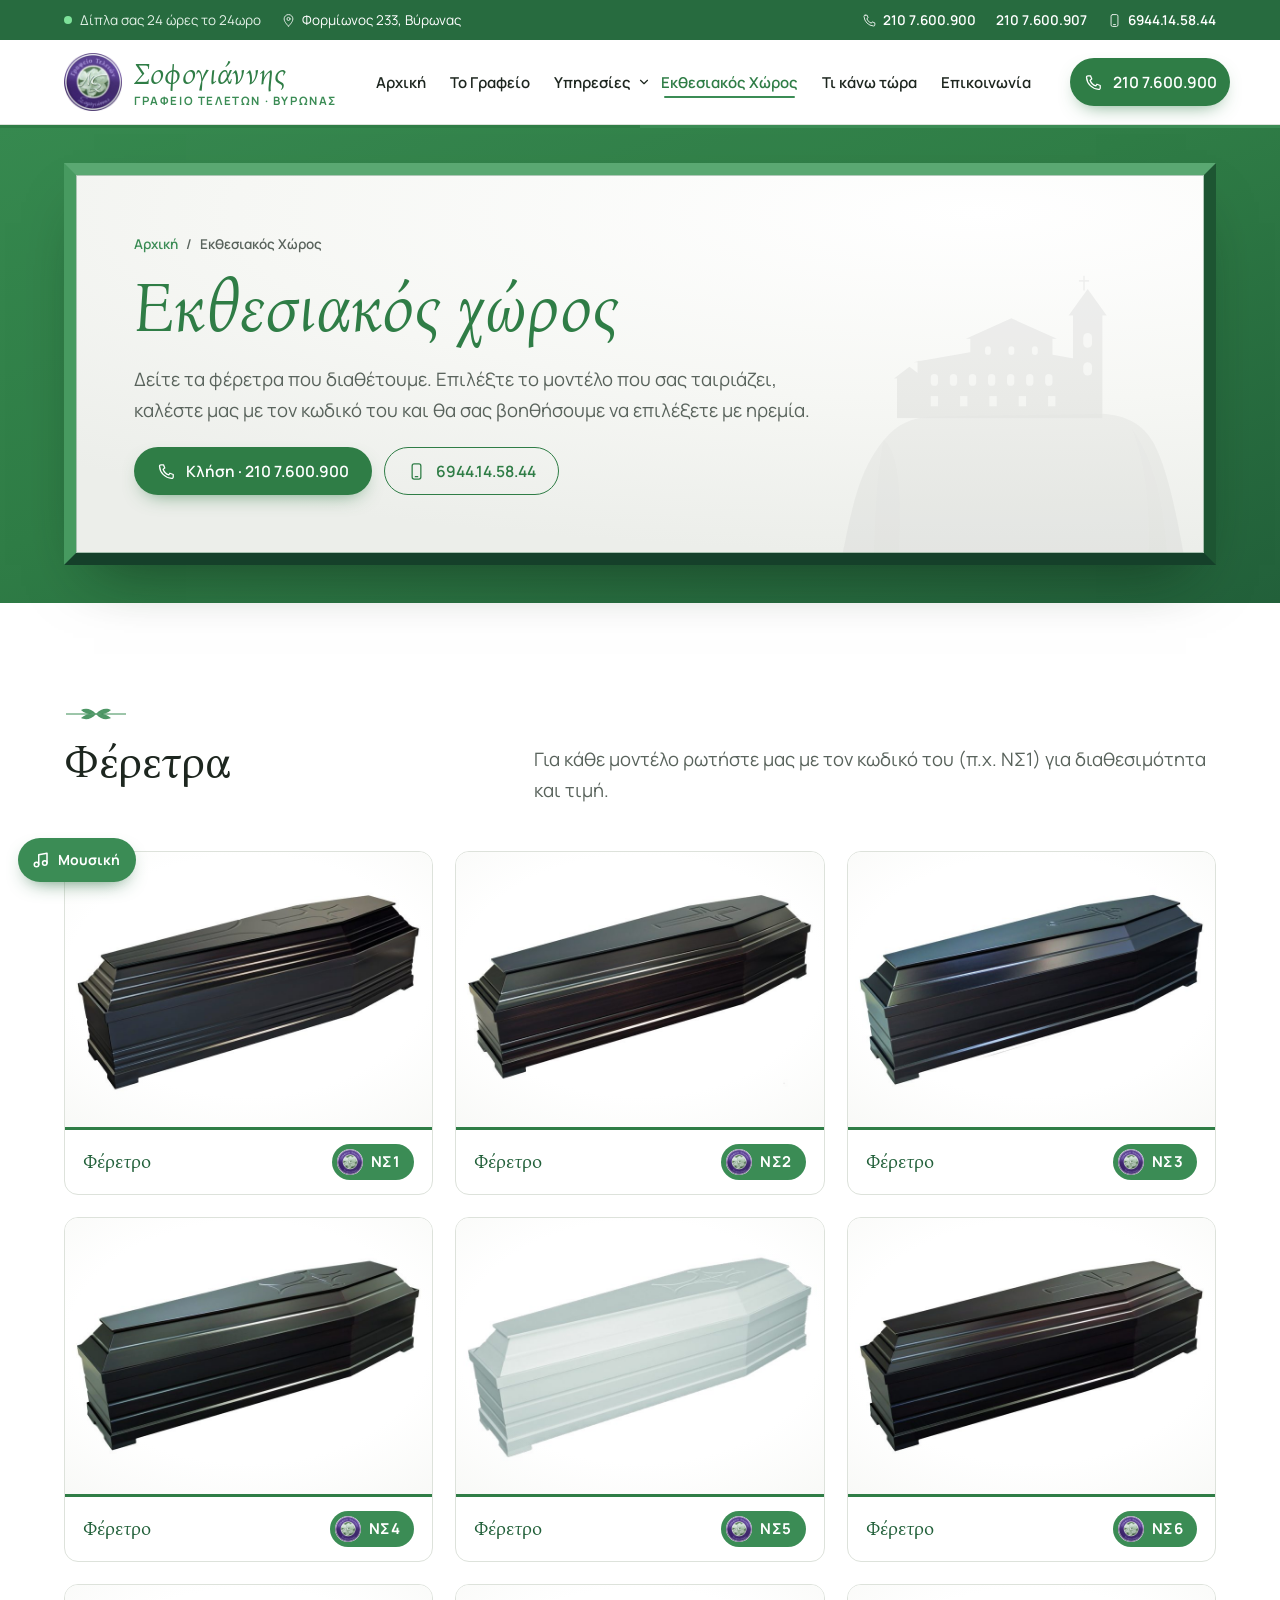
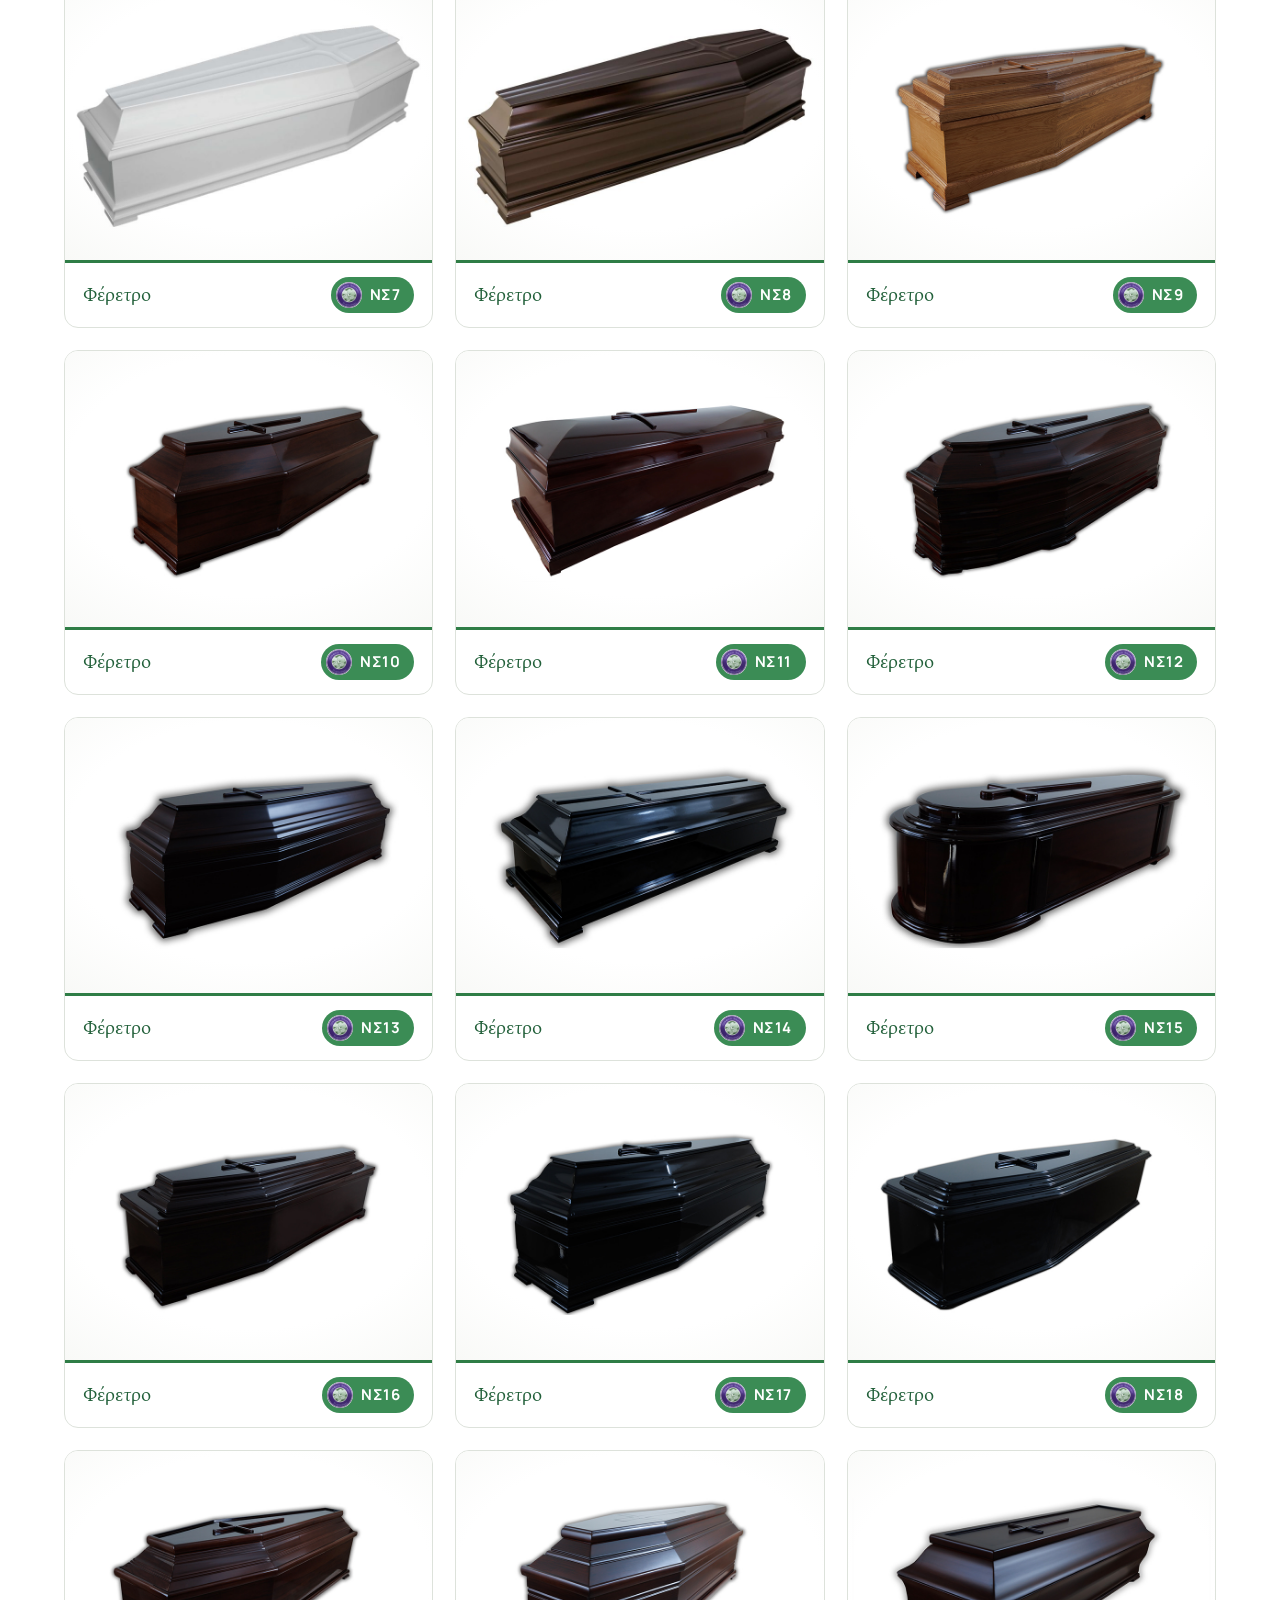
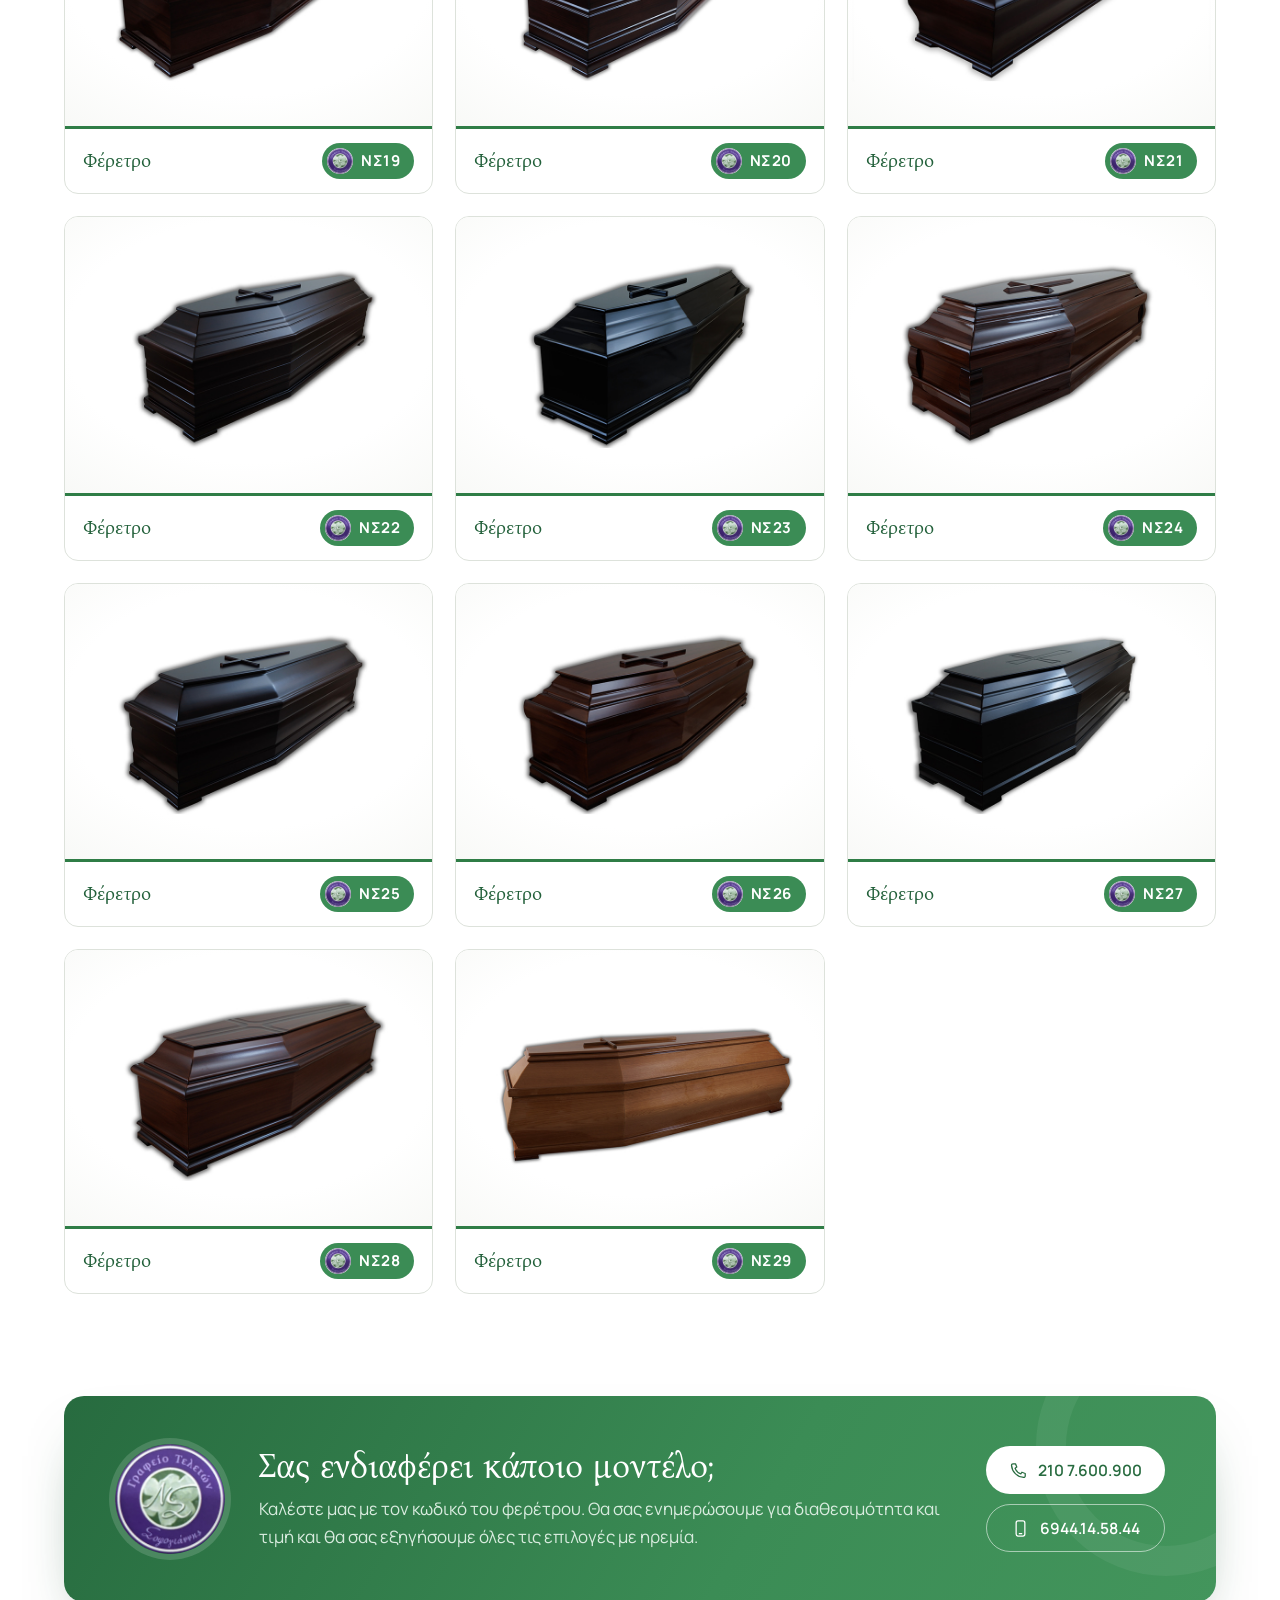
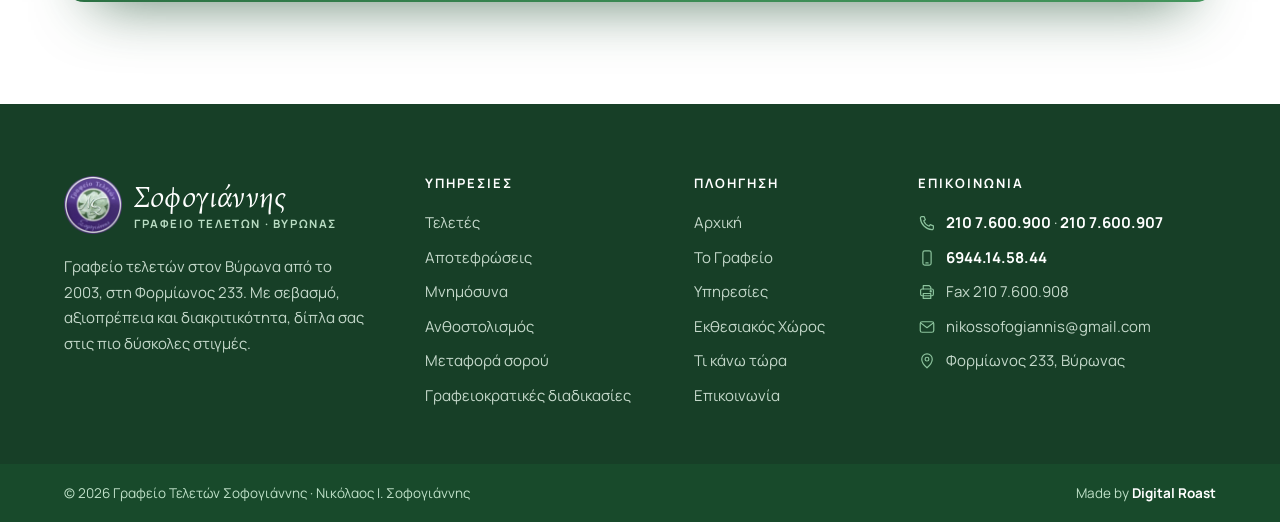
<file: ekthesiakos-xoros/index.html>
<!DOCTYPE html>
<html lang="el">
<head>
  <meta charset="UTF-8">
  <meta name="viewport" content="width=device-width, initial-scale=1">
  <title>Εκθεσιακός Χώρος · Φέρετρα · Γραφείο Τελετών Σοφογιάννης, Βύρωνας</title>
  <meta name="description" content="Δείτε τα φέρετρα του Γραφείου Τελετών Σοφογιάννης στον Βύρωνα. Μεγάλη γκάμα σε ξύλο και αποχρώσεις, με σαφή ενημέρωση για διαθεσιμότητα και τιμή. Τηλ. 210 7.600.900.">
  <meta name="robots" content="index, follow, max-image-preview:large, max-snippet:-1">
  <meta name="theme-color" content="#2f7d46">
  <link rel="canonical" href="https://teletessofogiannisvyronas.gr/ekthesiakos-xoros/">
  <meta property="og:type" content="website">
  <meta property="og:locale" content="el_GR">
  <meta property="og:site_name" content="Γραφείο Τελετών Σοφογιάννης · Βύρωνας">
  <meta property="og:title" content="Εκθεσιακός Χώρος · Φέρετρα · Γραφείο Τελετών Σοφογιάννης, Βύρωνας">
  <meta property="og:description" content="Δείτε τα φέρετρα του Γραφείου Τελετών Σοφογιάννης στον Βύρωνα. Μεγάλη γκάμα σε ξύλο και αποχρώσεις, με σαφή ενημέρωση για διαθεσιμότητα και τιμή. Τηλ. 210 7.600.900.">
  <meta property="og:url" content="https://teletessofogiannisvyronas.gr/ekthesiakos-xoros/">
  <meta property="og:image" content="https://teletessofogiannisvyronas.gr/og-image.png?v=9c0b03b7">
  <meta property="og:image:width" content="1200">
  <meta property="og:image:height" content="630">
  <meta property="og:image:alt" content="Γραφείο Τελετών Σοφογιάννης · Βύρωνας">
  <meta name="twitter:card" content="summary_large_image">
  <meta name="twitter:title" content="Εκθεσιακός Χώρος · Φέρετρα · Γραφείο Τελετών Σοφογιάννης, Βύρωνας">
  <meta name="twitter:description" content="Δείτε τα φέρετρα του Γραφείου Τελετών Σοφογιάννης στον Βύρωνα. Μεγάλη γκάμα σε ξύλο και αποχρώσεις, με σαφή ενημέρωση για διαθεσιμότητα και τιμή. Τηλ. 210 7.600.900.">
  <meta name="twitter:image" content="https://teletessofogiannisvyronas.gr/og-image.png?v=9c0b03b7">
  <meta name="format-detection" content="telephone=no">
  <link rel="icon" href="/favicon.ico?v=9c0b03b7" sizes="48x48">
  <link rel="icon" href="/favicon-96.png?v=9c0b03b7" sizes="96x96" type="image/png">
  <link rel="manifest" href="/site.webmanifest">
  <link rel="apple-touch-icon" href="/apple-touch-icon.png?v=9c0b03b7">
  <link rel="preconnect" href="https://fonts.googleapis.com">
  <link rel="preconnect" href="https://fonts.gstatic.com" crossorigin>
  <link href="https://fonts.googleapis.com/css2?family=Bona+Nova:ital,wght@0,400;0,700;1,400&family=Manrope:wght@400;500;600;700&display=swap" rel="stylesheet">
  <link rel="stylesheet" href="/css/style.css?v=ce2c2ff8">
  <script>document.documentElement.classList.add("js")</script>
  <script type="application/ld+json">
{
  "@context": "https://schema.org",
  "@graph": [
    {
      "@type": "WebSite",
      "@id": "https://teletessofogiannisvyronas.gr/#website",
      "url": "https://teletessofogiannisvyronas.gr/",
      "name": "Γραφείο Τελετών Σοφογιάννης · Βύρωνας",
      "inLanguage": "el",
      "publisher": {
        "@id": "https://teletessofogiannisvyronas.gr/#funeralhome"
      }
    },
    {
      "@type": [
        "FuneralHome",
        "LocalBusiness"
      ],
      "@id": "https://teletessofogiannisvyronas.gr/#funeralhome",
      "name": "Γραφείο Τελετών Σοφογιάννης · Βύρωνας",
      "alternateName": [
        "Γραφείο Τελετών Σοφογιάννης",
        "Σοφογιάννης Γραφείο Τελετών",
        "Γραφείο Τελετών Βύρωνας Σοφογιάννης",
        "Sofogiannis Funeral Home"
      ],
      "description": "Γραφείο τελετών στον Βύρωνα από το 2003, Φορμίωνος 233. Τελετές, αποτεφρώσεις, μνημόσυνα, ανθοστολισμός, μεταφορά σορού και διεκπεραίωση γραφειοκρατικών διαδικασιών, 24 ώρες το 24ωρο.",
      "url": "https://teletessofogiannisvyronas.gr/",
      "image": [
        "https://teletessofogiannisvyronas.gr/og-image.png",
        "https://teletessofogiannisvyronas.gr/images/prosopsi-3.jpg",
        "https://teletessofogiannisvyronas.gr/images/nikolaos-sofogiannis.jpg"
      ],
      "logo": "https://teletessofogiannisvyronas.gr/logo.png",
      "telephone": [
        "+302107600900",
        "+302107600907",
        "+306944145844"
      ],
      "faxNumber": "+302107600908",
      "email": "nikossofogiannis@gmail.com",
      "founder": {
        "@type": "Person",
        "name": "Νικόλαος Σοφογιάννης"
      },
      "foundingDate": "2003",
      "address": {
        "@type": "PostalAddress",
        "streetAddress": "Φορμίωνος 233",
        "addressLocality": "Βύρωνας",
        "addressRegion": "Αττική",
        "addressCountry": "GR"
      },
      "hasMap": "https://www.google.com/maps/search/?api=1&query=Φορμίωνος+233,+Βύρωνας",
      "contactPoint": [
        {
          "@type": "ContactPoint",
          "telephone": "+302107600900",
          "contactType": "customer service",
          "availableLanguage": [
            "el"
          ]
        },
        {
          "@type": "ContactPoint",
          "telephone": "+306944145844",
          "contactType": "emergency",
          "availableLanguage": [
            "el"
          ],
          "hoursAvailable": {
            "@type": "OpeningHoursSpecification",
            "opens": "00:00",
            "closes": "23:59",
            "dayOfWeek": [
              "Monday",
              "Tuesday",
              "Wednesday",
              "Thursday",
              "Friday",
              "Saturday",
              "Sunday"
            ]
          }
        }
      ],
      "openingHoursSpecification": {
        "@type": "OpeningHoursSpecification",
        "dayOfWeek": [
          "Monday",
          "Tuesday",
          "Wednesday",
          "Thursday",
          "Friday",
          "Saturday",
          "Sunday"
        ],
        "opens": "00:00",
        "closes": "23:59"
      },
      "areaServed": [
        {
          "@type": "Place",
          "name": "Βύρωνας"
        },
        {
          "@type": "Place",
          "name": "Καισαριανή"
        },
        {
          "@type": "Place",
          "name": "Παγκράτι"
        },
        {
          "@type": "Place",
          "name": "Υμηττός"
        },
        {
          "@type": "Place",
          "name": "Ζωγράφου"
        },
        {
          "@type": "Place",
          "name": "Ηλιούπολη"
        },
        {
          "@type": "Place",
          "name": "Δάφνη"
        },
        {
          "@type": "Place",
          "name": "Άγιος Δημήτριος"
        },
        {
          "@type": "Place",
          "name": "Νέα Σμύρνη"
        },
        {
          "@type": "Place",
          "name": "Μετς"
        },
        {
          "@type": "Place",
          "name": "Αθήνα"
        },
        {
          "@type": "AdministrativeArea",
          "name": "Αττική"
        },
        {
          "@type": "Country",
          "name": "Ελλάδα"
        }
      ],
      "hasOfferCatalog": {
        "@type": "OfferCatalog",
        "name": "Υπηρεσίες γραφείου τελετών",
        "itemListElement": [
          {
            "@type": "Offer",
            "itemOffered": {
              "@type": "Service",
              "name": "Τελετές",
              "url": "https://teletessofogiannisvyronas.gr/ypiresies/kideies/"
            }
          },
          {
            "@type": "Offer",
            "itemOffered": {
              "@type": "Service",
              "name": "Αποτεφρώσεις",
              "url": "https://teletessofogiannisvyronas.gr/ypiresies/apotefroseis/"
            }
          },
          {
            "@type": "Offer",
            "itemOffered": {
              "@type": "Service",
              "name": "Μνημόσυνα",
              "url": "https://teletessofogiannisvyronas.gr/ypiresies/mnimosyna/"
            }
          },
          {
            "@type": "Offer",
            "itemOffered": {
              "@type": "Service",
              "name": "Ανθοστολισμός",
              "url": "https://teletessofogiannisvyronas.gr/ypiresies/anthostolismos/"
            }
          },
          {
            "@type": "Offer",
            "itemOffered": {
              "@type": "Service",
              "name": "Μεταφορά σορού",
              "url": "https://teletessofogiannisvyronas.gr/ypiresies/metafora-sorou/"
            }
          },
          {
            "@type": "Offer",
            "itemOffered": {
              "@type": "Service",
              "name": "Γραφειοκρατικές διαδικασίες",
              "url": "https://teletessofogiannisvyronas.gr/ypiresies/diadikasies/"
            }
          }
        ]
      }
    },
    {
      "@type": "WebPage",
      "@id": "https://teletessofogiannisvyronas.gr/ekthesiakos-xoros/#webpage",
      "url": "https://teletessofogiannisvyronas.gr/ekthesiakos-xoros/",
      "name": "Εκθεσιακός Χώρος · Φέρετρα · Γραφείο Τελετών Σοφογιάννης, Βύρωνας",
      "description": "Δείτε τα φέρετρα του Γραφείου Τελετών Σοφογιάννης στον Βύρωνα. Μεγάλη γκάμα σε ξύλο και αποχρώσεις, με σαφή ενημέρωση για διαθεσιμότητα και τιμή. Τηλ. 210 7.600.900.",
      "inLanguage": "el",
      "isPartOf": {
        "@id": "https://teletessofogiannisvyronas.gr/#website"
      },
      "about": {
        "@id": "https://teletessofogiannisvyronas.gr/#funeralhome"
      }
    },
    {
      "@type": "BreadcrumbList",
      "itemListElement": [
        {
          "@type": "ListItem",
          "position": 1,
          "name": "Αρχική",
          "item": "https://teletessofogiannisvyronas.gr/"
        },
        {
          "@type": "ListItem",
          "position": 2,
          "name": "Εκθεσιακός Χώρος",
          "item": "https://teletessofogiannisvyronas.gr/ekthesiakos-xoros/"
        }
      ]
    },
    {
      "@type": "CollectionPage",
      "url": "https://teletessofogiannisvyronas.gr/ekthesiakos-xoros/",
      "about": {
        "@id": "https://teletessofogiannisvyronas.gr/#funeralhome"
      }
    }
  ]
}
  </script>
</head>
<body>
<a class="skip" href="#main">Μετάβαση στο περιεχόμενο</a>
<div class="topbar">
  <div class="wrap">
    <div class="tb-left"><span><span class="dot"></span>Δίπλα σας 24 ώρες το 24ωρο</span><a class="hide-sm" href="https://www.google.com/maps/search/?api=1&query=Φορμίωνος+233,+Βύρωνας" target="_blank" rel="noopener"><svg viewBox="0 0 24 24" fill="none" stroke="currentColor" stroke-width="1.6" stroke-linecap="round" stroke-linejoin="round" aria-hidden="true"><path d="M12 21s-7-6.2-7-11.5a7 7 0 0 1 14 0C19 14.8 12 21 12 21z"/><circle cx="12" cy="9.5" r="2.5"/></svg>Φορμίωνος 233, Βύρωνας</a></div>
    <div class="tb-right"><a href="tel:+302107600900"><svg viewBox="0 0 24 24" fill="none" stroke="currentColor" stroke-width="1.6" stroke-linecap="round" stroke-linejoin="round" aria-hidden="true"><path d="M5 3.5h3.2l1.6 4.2-2.1 1.4a11.5 11.5 0 0 0 7.2 7.2l1.4-2.1 4.2 1.6V19a1.8 1.8 0 0 1-2 1.8A16.5 16.5 0 0 1 3.2 5.5 1.8 1.8 0 0 1 5 3.5z"/></svg>210 7.600.900</a><a class="hide-sm" href="tel:+302107600907">210 7.600.907</a><a href="tel:+306944145844"><svg viewBox="0 0 24 24" fill="none" stroke="currentColor" stroke-width="1.6" stroke-linecap="round" stroke-linejoin="round" aria-hidden="true"><rect x="6.5" y="2.5" width="11" height="19" rx="2.5"/><path d="M10.5 18.5h3"/></svg>6944.14.58.44</a></div>
  </div>
</div>
<header class="site-header">
  <div class="wrap">
    <a class="brand" href="/" aria-label="Γραφείο Τελετών Σοφογιάννης · Βύρωνας, αρχική σελίδα">
        <img class="brand-mark" src="/images/logo-emblem.webp?v=9c0b03b7" alt="" width="58" height="58">
        <span class="brand-text"><span class="brand-name">Σοφογιάννης</span><span class="brand-sub">Γραφείο Τελετών · Βύρωνας</span></span>
      </a>
    <nav class="nav" aria-label="Κύρια πλοήγηση">
      <a href="/">Αρχική</a><a href="/to-grafeio/">Το Γραφείο</a><div class="dd">
          <button type="button" aria-expanded="false" aria-haspopup="true">Υπηρεσίες <svg viewBox="0 0 24 24" fill="none" stroke="currentColor" stroke-width="2" stroke-linecap="round" stroke-linejoin="round" aria-hidden="true"><path d="m6 9 6 6 6-6"/></svg></button>
          <div class="dd-menu"><a href="/ypiresies/kideies/"><span class="ic"><svg viewBox="0 0 24 24" fill="none" stroke="currentColor" stroke-width="1.6" stroke-linecap="round" stroke-linejoin="round" aria-hidden="true"><path d="M12 2.8v18.4M7.2 8h9.6"/><path d="M8.5 21.2h7"/></svg></span><span><strong>Τελετές</strong><small>Οργάνωση τελετής από την αρχή ως το τέλος</small></span></a><a href="/ypiresies/apotefroseis/"><span class="ic"><svg viewBox="0 0 24 24" fill="none" stroke="currentColor" stroke-width="1.6" stroke-linecap="round" stroke-linejoin="round" aria-hidden="true"><path d="M9 3.5h6M10 3.5v2.2c0 .6-.4 1-.9 1.3C6.8 8.4 5.5 10.6 5.5 13.2c0 3.4 2.4 6 5.2 6.8h2.6c2.8-.8 5.2-3.4 5.2-6.8 0-2.6-1.3-4.8-3.6-6.2-.5-.3-.9-.7-.9-1.3V3.5"/><path d="M8.5 20.5h7M7 12h10"/></svg></span><span><strong>Αποτεφρώσεις</strong><small>Οργάνωση αποτέφρωσης & τεφροδόχοι</small></span></a><a href="/ypiresies/mnimosyna/"><span class="ic"><svg viewBox="0 0 24 24" fill="none" stroke="currentColor" stroke-width="1.6" stroke-linecap="round" stroke-linejoin="round" aria-hidden="true"><path d="M12 2.5c1.5 1.8 2.3 3 2.3 4.2a2.3 2.3 0 0 1-4.6 0c0-1.2.8-2.4 2.3-4.2z"/><rect x="9" y="10.5" width="6" height="11" rx="1"/><path d="M6.5 21.5h11"/></svg></span><span><strong>Μνημόσυνα</strong><small>Τρισάγια, 40ήμερα, ετήσια μνημόσυνα</small></span></a><a href="/ypiresies/anthostolismos/"><span class="ic"><svg viewBox="0 0 24 24" fill="none" stroke="currentColor" stroke-width="1.6" stroke-linecap="round" stroke-linejoin="round" aria-hidden="true"><circle cx="12" cy="9" r="2.2"/><path d="M12 6.8c0-2.4 1.6-3.8 1.6-3.8s1.9 1.6 1.2 3.9M14.2 9c2.2-.8 4.2.2 4.2.2s-.6 2.4-3 2.6M13.6 11c1.4 1.9 1 4 1 4s-2.4-.3-3-2.6M10.4 11c-1.4 1.9-1 4-1 4M9.8 9c-2.2-.8-4.2.2-4.2.2s.6 2.4 3 2.6M12 6.8C12 4.4 10.4 3 10.4 3s-1.9 1.6-1.2 3.9"/><path d="M12 11.2V21"/></svg></span><span><strong>Ανθοστολισμός</strong><small>Στολισμός ναού, φερέτρου & στεφάνια</small></span></a><a href="/ypiresies/metafora-sorou/"><span class="ic"><svg viewBox="0 0 24 24" fill="none" stroke="currentColor" stroke-width="1.6" stroke-linecap="round" stroke-linejoin="round" aria-hidden="true"><path d="M21 4.5 3.5 11.2l6 2.3 2.3 6L21 4.5z"/><path d="m9.5 13.5 4.2-4.2"/></svg></span><span><strong>Μεταφορά σορού</strong><small>Σε όλη την Ελλάδα & επαναπατρισμός</small></span></a><a href="/ypiresies/diadikasies/"><span class="ic"><svg viewBox="0 0 24 24" fill="none" stroke="currentColor" stroke-width="1.6" stroke-linecap="round" stroke-linejoin="round" aria-hidden="true"><path d="M14 3H7a2 2 0 0 0-2 2v14a2 2 0 0 0 2 2h10a2 2 0 0 0 2-2V8z"/><path d="M14 3v5h5M8.5 13h7M8.5 16.5h5"/></svg></span><span><strong>Γραφειοκρατικές διαδικασίες</strong><small>Δικαιολογητικά, ληξιαρχείο, ασφαλιστικά</small></span></a><a class="all" href="/ypiresies/">Όλες οι υπηρεσίες <svg viewBox="0 0 24 24" fill="none" stroke="currentColor" stroke-width="1.6" stroke-linecap="round" stroke-linejoin="round" aria-hidden="true"><path d="M5 12h14M13 6l6 6-6 6"/></svg></a></div>
        </div><a href="/ekthesiakos-xoros/" aria-current="page">Εκθεσιακός Χώρος</a><a href="/ti-kano-tora/">Τι κάνω τώρα</a><a href="/epikoinonia/">Επικοινωνία</a>
    </nav>
    <div class="header-cta">
      <a class="btn btn-primary" href="tel:+302107600900"><svg viewBox="0 0 24 24" fill="none" stroke="currentColor" stroke-width="1.6" stroke-linecap="round" stroke-linejoin="round" aria-hidden="true"><path d="M5 3.5h3.2l1.6 4.2-2.1 1.4a11.5 11.5 0 0 0 7.2 7.2l1.4-2.1 4.2 1.6V19a1.8 1.8 0 0 1-2 1.8A16.5 16.5 0 0 1 3.2 5.5 1.8 1.8 0 0 1 5 3.5z"/></svg><span>210 7.600.900</span></a>
      <button class="menu-toggle" type="button" aria-label="Μενού" aria-expanded="false" aria-controls="mobile-nav"><span></span></button>
    </div>
  </div>
</header>
<nav class="mobile-nav" id="mobile-nav" aria-label="Πλοήγηση κινητού">
  <a href="/">Αρχική</a><a href="/to-grafeio/">Το Γραφείο</a><a href="/ypiresies/">Υπηρεσίες</a><div class="sub"><a href="/ypiresies/kideies/">Τελετές</a><a href="/ypiresies/apotefroseis/">Αποτεφρώσεις</a><a href="/ypiresies/mnimosyna/">Μνημόσυνα</a><a href="/ypiresies/anthostolismos/">Ανθοστολισμός</a><a href="/ypiresies/metafora-sorou/">Μεταφορά σορού</a><a href="/ypiresies/diadikasies/">Γραφειοκρατικές διαδικασίες</a></div><a href="/ekthesiakos-xoros/">Εκθεσιακός Χώρος</a><a href="/ti-kano-tora/">Τι κάνω τώρα</a><a href="/epikoinonia/">Επικοινωνία</a>
  <div class="m-contact">
    <a class="btn btn-primary" href="tel:+302107600900"><svg viewBox="0 0 24 24" fill="none" stroke="currentColor" stroke-width="1.6" stroke-linecap="round" stroke-linejoin="round" aria-hidden="true"><path d="M5 3.5h3.2l1.6 4.2-2.1 1.4a11.5 11.5 0 0 0 7.2 7.2l1.4-2.1 4.2 1.6V19a1.8 1.8 0 0 1-2 1.8A16.5 16.5 0 0 1 3.2 5.5 1.8 1.8 0 0 1 5 3.5z"/></svg>Κλήση 210 7.600.900</a>
    <a class="btn btn-ghost" href="tel:+306944145844"><svg viewBox="0 0 24 24" fill="none" stroke="currentColor" stroke-width="1.6" stroke-linecap="round" stroke-linejoin="round" aria-hidden="true"><rect x="6.5" y="2.5" width="11" height="19" rx="2.5"/><path d="M10.5 18.5h3"/></svg>Κινητό 6944.14.58.44</a>
  </div>
</nav>
<main id="main">
<section class="page-hero">
  <div class="wrap">
    <div class="bevel">
      <div class="panel">
        <img class="panel-art" src="/images/monastery.svg" alt="" aria-hidden="true">
        <nav class="breadcrumbs" aria-label="Διαδρομή"><a href="/">Αρχική</a><span aria-hidden="true">/</span><span aria-current="page">Εκθεσιακός Χώρος</span></nav>
        <h1>Εκθεσιακός χώρος</h1>
        <p class="lead">Δείτε τα φέρετρα που διαθέτουμε. Επιλέξτε το μοντέλο που σας ταιριάζει, καλέστε μας με τον κωδικό του και θα σας βοηθήσουμε να επιλέξετε με ηρεμία.</p>
        <div class="hero-actions">
        <a class="btn btn-primary" href="tel:+302107600900"><svg viewBox="0 0 24 24" fill="none" stroke="currentColor" stroke-width="1.6" stroke-linecap="round" stroke-linejoin="round" aria-hidden="true"><path d="M5 3.5h3.2l1.6 4.2-2.1 1.4a11.5 11.5 0 0 0 7.2 7.2l1.4-2.1 4.2 1.6V19a1.8 1.8 0 0 1-2 1.8A16.5 16.5 0 0 1 3.2 5.5 1.8 1.8 0 0 1 5 3.5z"/></svg>Κλήση · 210 7.600.900</a>
        <a class="btn btn-ghost" href="tel:+306944145844"><svg viewBox="0 0 24 24" fill="none" stroke="currentColor" stroke-width="1.6" stroke-linecap="round" stroke-linejoin="round" aria-hidden="true"><rect x="6.5" y="2.5" width="11" height="19" rx="2.5"/><path d="M10.5 18.5h3"/></svg>6944.14.58.44</a>
      </div>
      </div>
    </div>
  </div>
</section>

<section class="section">
  <div class="wrap">
    <div class="section-head">
      <div class="sec-title"><svg class="leaf" viewBox="0 0 64 16" aria-hidden="true"><path d="M2 8h60" stroke="currentColor" stroke-width="1"/><path d="M32 8c-5-6-11-6-15-4 4 4 10 5 15 4zM32 8c5-6 11-6 15-4-4 4-10 5-15 4zM32 8c-5 6-11 6-15 4 4-4 10-5 15-4zM32 8c5 6 11 6 15 4-4-4-10-5-15-4z" fill="currentColor" opacity=".9"/></svg><h2>Φέρετρα</h2></div>
      <p class="lead">Για κάθε μοντέλο ρωτήστε μας με τον κωδικό του (π.χ. ΝΣ1) για διαθεσιμότητα και τιμή.</p>
    </div>
    <div class="coffins"><figure class="coffin">
        <div class="coffin-img"><img src="/images/feretra/ns-01.jpg?v=49fc8ac6" alt="Φέρετρο ΝΣ1" width="800" height="600" loading="lazy" decoding="async"></div>
        <figcaption><span>Φέρετρο</span><span class="ns-code"><img src="/images/logo-emblem.webp?v=9c0b03b7" alt="" width="26" height="26">ΝΣ1</span></figcaption>
      </figure><figure class="coffin">
        <div class="coffin-img"><img src="/images/feretra/ns-02.jpg?v=b3fe45cb" alt="Φέρετρο ΝΣ2" width="800" height="600" loading="lazy" decoding="async"></div>
        <figcaption><span>Φέρετρο</span><span class="ns-code"><img src="/images/logo-emblem.webp?v=9c0b03b7" alt="" width="26" height="26">ΝΣ2</span></figcaption>
      </figure><figure class="coffin">
        <div class="coffin-img"><img src="/images/feretra/ns-03.jpg?v=b3b64ed7" alt="Φέρετρο ΝΣ3" width="800" height="600" loading="lazy" decoding="async"></div>
        <figcaption><span>Φέρετρο</span><span class="ns-code"><img src="/images/logo-emblem.webp?v=9c0b03b7" alt="" width="26" height="26">ΝΣ3</span></figcaption>
      </figure><figure class="coffin">
        <div class="coffin-img"><img src="/images/feretra/ns-04.jpg?v=2aa57f7a" alt="Φέρετρο ΝΣ4" width="800" height="600" loading="lazy" decoding="async"></div>
        <figcaption><span>Φέρετρο</span><span class="ns-code"><img src="/images/logo-emblem.webp?v=9c0b03b7" alt="" width="26" height="26">ΝΣ4</span></figcaption>
      </figure><figure class="coffin">
        <div class="coffin-img"><img src="/images/feretra/ns-05.jpg?v=b9858bf8" alt="Φέρετρο ΝΣ5" width="800" height="600" loading="lazy" decoding="async"></div>
        <figcaption><span>Φέρετρο</span><span class="ns-code"><img src="/images/logo-emblem.webp?v=9c0b03b7" alt="" width="26" height="26">ΝΣ5</span></figcaption>
      </figure><figure class="coffin">
        <div class="coffin-img"><img src="/images/feretra/ns-06.jpg?v=a509110a" alt="Φέρετρο ΝΣ6" width="800" height="600" loading="lazy" decoding="async"></div>
        <figcaption><span>Φέρετρο</span><span class="ns-code"><img src="/images/logo-emblem.webp?v=9c0b03b7" alt="" width="26" height="26">ΝΣ6</span></figcaption>
      </figure><figure class="coffin">
        <div class="coffin-img"><img src="/images/feretra/ns-07.jpg?v=4c207993" alt="Φέρετρο ΝΣ7" width="800" height="600" loading="lazy" decoding="async"></div>
        <figcaption><span>Φέρετρο</span><span class="ns-code"><img src="/images/logo-emblem.webp?v=9c0b03b7" alt="" width="26" height="26">ΝΣ7</span></figcaption>
      </figure><figure class="coffin">
        <div class="coffin-img"><img src="/images/feretra/ns-08.jpg?v=b40c100a" alt="Φέρετρο ΝΣ8" width="800" height="600" loading="lazy" decoding="async"></div>
        <figcaption><span>Φέρετρο</span><span class="ns-code"><img src="/images/logo-emblem.webp?v=9c0b03b7" alt="" width="26" height="26">ΝΣ8</span></figcaption>
      </figure><figure class="coffin has-alt">
        <div class="coffin-img"><img src="/images/feretra/ns-09.jpg?v=e47941de" alt="Φέρετρο ΝΣ9" width="800" height="600" loading="lazy" decoding="async"><img class="alt" src="/images/feretra/ns-09-b.jpg?v=4f579cf0" alt="" width="800" height="600" loading="lazy" decoding="async"></div>
        <figcaption><span>Φέρετρο</span><span class="ns-code"><img src="/images/logo-emblem.webp?v=9c0b03b7" alt="" width="26" height="26">ΝΣ9</span></figcaption>
      </figure><figure class="coffin has-alt">
        <div class="coffin-img"><img src="/images/feretra/ns-10.jpg?v=9264a419" alt="Φέρετρο ΝΣ10" width="800" height="600" loading="lazy" decoding="async"><img class="alt" src="/images/feretra/ns-10-b.jpg?v=fb5206c9" alt="" width="800" height="600" loading="lazy" decoding="async"></div>
        <figcaption><span>Φέρετρο</span><span class="ns-code"><img src="/images/logo-emblem.webp?v=9c0b03b7" alt="" width="26" height="26">ΝΣ10</span></figcaption>
      </figure><figure class="coffin has-alt">
        <div class="coffin-img"><img src="/images/feretra/ns-11.jpg?v=ca767d42" alt="Φέρετρο ΝΣ11" width="800" height="600" loading="lazy" decoding="async"><img class="alt" src="/images/feretra/ns-11-b.jpg?v=793852ee" alt="" width="800" height="600" loading="lazy" decoding="async"></div>
        <figcaption><span>Φέρετρο</span><span class="ns-code"><img src="/images/logo-emblem.webp?v=9c0b03b7" alt="" width="26" height="26">ΝΣ11</span></figcaption>
      </figure><figure class="coffin has-alt">
        <div class="coffin-img"><img src="/images/feretra/ns-12.jpg?v=1373c8b3" alt="Φέρετρο ΝΣ12" width="800" height="600" loading="lazy" decoding="async"><img class="alt" src="/images/feretra/ns-12-b.jpg?v=36bd8859" alt="" width="800" height="600" loading="lazy" decoding="async"></div>
        <figcaption><span>Φέρετρο</span><span class="ns-code"><img src="/images/logo-emblem.webp?v=9c0b03b7" alt="" width="26" height="26">ΝΣ12</span></figcaption>
      </figure><figure class="coffin has-alt">
        <div class="coffin-img"><img src="/images/feretra/ns-13.jpg?v=65989dc7" alt="Φέρετρο ΝΣ13" width="800" height="600" loading="lazy" decoding="async"><img class="alt" src="/images/feretra/ns-13-b.jpg?v=c7cd44a7" alt="" width="800" height="600" loading="lazy" decoding="async"></div>
        <figcaption><span>Φέρετρο</span><span class="ns-code"><img src="/images/logo-emblem.webp?v=9c0b03b7" alt="" width="26" height="26">ΝΣ13</span></figcaption>
      </figure><figure class="coffin has-alt">
        <div class="coffin-img"><img src="/images/feretra/ns-14.jpg?v=57c83745" alt="Φέρετρο ΝΣ14" width="800" height="600" loading="lazy" decoding="async"><img class="alt" src="/images/feretra/ns-14-b.jpg?v=b7ee51c3" alt="" width="800" height="600" loading="lazy" decoding="async"></div>
        <figcaption><span>Φέρετρο</span><span class="ns-code"><img src="/images/logo-emblem.webp?v=9c0b03b7" alt="" width="26" height="26">ΝΣ14</span></figcaption>
      </figure><figure class="coffin has-alt">
        <div class="coffin-img"><img src="/images/feretra/ns-15.jpg?v=0faeb623" alt="Φέρετρο ΝΣ15" width="800" height="600" loading="lazy" decoding="async"><img class="alt" src="/images/feretra/ns-15-b.jpg?v=03e06d97" alt="" width="800" height="600" loading="lazy" decoding="async"></div>
        <figcaption><span>Φέρετρο</span><span class="ns-code"><img src="/images/logo-emblem.webp?v=9c0b03b7" alt="" width="26" height="26">ΝΣ15</span></figcaption>
      </figure><figure class="coffin has-alt">
        <div class="coffin-img"><img src="/images/feretra/ns-16.jpg?v=823c6407" alt="Φέρετρο ΝΣ16" width="800" height="600" loading="lazy" decoding="async"><img class="alt" src="/images/feretra/ns-16-b.jpg?v=d625d18e" alt="" width="800" height="600" loading="lazy" decoding="async"></div>
        <figcaption><span>Φέρετρο</span><span class="ns-code"><img src="/images/logo-emblem.webp?v=9c0b03b7" alt="" width="26" height="26">ΝΣ16</span></figcaption>
      </figure><figure class="coffin has-alt">
        <div class="coffin-img"><img src="/images/feretra/ns-17.jpg?v=0aeb4102" alt="Φέρετρο ΝΣ17" width="800" height="600" loading="lazy" decoding="async"><img class="alt" src="/images/feretra/ns-17-b.jpg?v=7339364d" alt="" width="800" height="600" loading="lazy" decoding="async"></div>
        <figcaption><span>Φέρετρο</span><span class="ns-code"><img src="/images/logo-emblem.webp?v=9c0b03b7" alt="" width="26" height="26">ΝΣ17</span></figcaption>
      </figure><figure class="coffin has-alt">
        <div class="coffin-img"><img src="/images/feretra/ns-18.jpg?v=6b72402c" alt="Φέρετρο ΝΣ18" width="800" height="600" loading="lazy" decoding="async"><img class="alt" src="/images/feretra/ns-18-b.jpg?v=f295a709" alt="" width="800" height="600" loading="lazy" decoding="async"></div>
        <figcaption><span>Φέρετρο</span><span class="ns-code"><img src="/images/logo-emblem.webp?v=9c0b03b7" alt="" width="26" height="26">ΝΣ18</span></figcaption>
      </figure><figure class="coffin has-alt">
        <div class="coffin-img"><img src="/images/feretra/ns-19.jpg?v=bc7b713e" alt="Φέρετρο ΝΣ19" width="800" height="600" loading="lazy" decoding="async"><img class="alt" src="/images/feretra/ns-19-b.jpg?v=b0fb6be4" alt="" width="800" height="600" loading="lazy" decoding="async"></div>
        <figcaption><span>Φέρετρο</span><span class="ns-code"><img src="/images/logo-emblem.webp?v=9c0b03b7" alt="" width="26" height="26">ΝΣ19</span></figcaption>
      </figure><figure class="coffin has-alt">
        <div class="coffin-img"><img src="/images/feretra/ns-20.jpg?v=71f90f0e" alt="Φέρετρο ΝΣ20" width="800" height="600" loading="lazy" decoding="async"><img class="alt" src="/images/feretra/ns-20-b.jpg?v=33cecc2f" alt="" width="800" height="600" loading="lazy" decoding="async"></div>
        <figcaption><span>Φέρετρο</span><span class="ns-code"><img src="/images/logo-emblem.webp?v=9c0b03b7" alt="" width="26" height="26">ΝΣ20</span></figcaption>
      </figure><figure class="coffin has-alt">
        <div class="coffin-img"><img src="/images/feretra/ns-21.jpg?v=d1ad56f0" alt="Φέρετρο ΝΣ21" width="800" height="600" loading="lazy" decoding="async"><img class="alt" src="/images/feretra/ns-21-b.jpg?v=dc8d9cda" alt="" width="800" height="600" loading="lazy" decoding="async"></div>
        <figcaption><span>Φέρετρο</span><span class="ns-code"><img src="/images/logo-emblem.webp?v=9c0b03b7" alt="" width="26" height="26">ΝΣ21</span></figcaption>
      </figure><figure class="coffin has-alt">
        <div class="coffin-img"><img src="/images/feretra/ns-22.jpg?v=0a406926" alt="Φέρετρο ΝΣ22" width="800" height="600" loading="lazy" decoding="async"><img class="alt" src="/images/feretra/ns-22-b.jpg?v=b943ad9c" alt="" width="800" height="600" loading="lazy" decoding="async"></div>
        <figcaption><span>Φέρετρο</span><span class="ns-code"><img src="/images/logo-emblem.webp?v=9c0b03b7" alt="" width="26" height="26">ΝΣ22</span></figcaption>
      </figure><figure class="coffin has-alt">
        <div class="coffin-img"><img src="/images/feretra/ns-23.jpg?v=9478dc9d" alt="Φέρετρο ΝΣ23" width="800" height="600" loading="lazy" decoding="async"><img class="alt" src="/images/feretra/ns-23-b.jpg?v=88e22f5f" alt="" width="800" height="600" loading="lazy" decoding="async"></div>
        <figcaption><span>Φέρετρο</span><span class="ns-code"><img src="/images/logo-emblem.webp?v=9c0b03b7" alt="" width="26" height="26">ΝΣ23</span></figcaption>
      </figure><figure class="coffin has-alt">
        <div class="coffin-img"><img src="/images/feretra/ns-24.jpg?v=fd901109" alt="Φέρετρο ΝΣ24" width="800" height="600" loading="lazy" decoding="async"><img class="alt" src="/images/feretra/ns-24-b.jpg?v=c67258eb" alt="" width="800" height="600" loading="lazy" decoding="async"></div>
        <figcaption><span>Φέρετρο</span><span class="ns-code"><img src="/images/logo-emblem.webp?v=9c0b03b7" alt="" width="26" height="26">ΝΣ24</span></figcaption>
      </figure><figure class="coffin has-alt">
        <div class="coffin-img"><img src="/images/feretra/ns-25.jpg?v=b80c15f4" alt="Φέρετρο ΝΣ25" width="800" height="600" loading="lazy" decoding="async"><img class="alt" src="/images/feretra/ns-25-b.jpg?v=26ab7c93" alt="" width="800" height="600" loading="lazy" decoding="async"></div>
        <figcaption><span>Φέρετρο</span><span class="ns-code"><img src="/images/logo-emblem.webp?v=9c0b03b7" alt="" width="26" height="26">ΝΣ25</span></figcaption>
      </figure><figure class="coffin has-alt">
        <div class="coffin-img"><img src="/images/feretra/ns-26.jpg?v=8c5ab2f4" alt="Φέρετρο ΝΣ26" width="800" height="600" loading="lazy" decoding="async"><img class="alt" src="/images/feretra/ns-26-b.jpg?v=2b66a2f3" alt="" width="800" height="600" loading="lazy" decoding="async"></div>
        <figcaption><span>Φέρετρο</span><span class="ns-code"><img src="/images/logo-emblem.webp?v=9c0b03b7" alt="" width="26" height="26">ΝΣ26</span></figcaption>
      </figure><figure class="coffin has-alt">
        <div class="coffin-img"><img src="/images/feretra/ns-27.jpg?v=07a37550" alt="Φέρετρο ΝΣ27" width="800" height="600" loading="lazy" decoding="async"><img class="alt" src="/images/feretra/ns-27-b.jpg?v=1e507e81" alt="" width="800" height="600" loading="lazy" decoding="async"></div>
        <figcaption><span>Φέρετρο</span><span class="ns-code"><img src="/images/logo-emblem.webp?v=9c0b03b7" alt="" width="26" height="26">ΝΣ27</span></figcaption>
      </figure><figure class="coffin has-alt">
        <div class="coffin-img"><img src="/images/feretra/ns-28.jpg?v=378f14a8" alt="Φέρετρο ΝΣ28" width="800" height="600" loading="lazy" decoding="async"><img class="alt" src="/images/feretra/ns-28-b.jpg?v=f43e77e0" alt="" width="800" height="600" loading="lazy" decoding="async"></div>
        <figcaption><span>Φέρετρο</span><span class="ns-code"><img src="/images/logo-emblem.webp?v=9c0b03b7" alt="" width="26" height="26">ΝΣ28</span></figcaption>
      </figure><figure class="coffin has-alt">
        <div class="coffin-img"><img src="/images/feretra/ns-29.jpg?v=be15347c" alt="Φέρετρο ΝΣ29" width="800" height="600" loading="lazy" decoding="async"><img class="alt" src="/images/feretra/ns-29-b.jpg?v=4bb7adef" alt="" width="800" height="600" loading="lazy" decoding="async"></div>
        <figcaption><span>Φέρετρο</span><span class="ns-code"><img src="/images/logo-emblem.webp?v=9c0b03b7" alt="" width="26" height="26">ΝΣ29</span></figcaption>
      </figure>
    </div>
  </div>
</section>
<section class="cta-wrap">
  <div class="wrap">
    <div class="cta-band">
      <img class="cta-emblem" src="/images/logo-emblem.webp?v=9c0b03b7" alt="" width="120" height="120">
      <div>
        <h2>Σας ενδιαφέρει κάποιο μοντέλο;</h2>
        <p>Καλέστε μας με τον κωδικό του φερέτρου. Θα σας ενημερώσουμε για διαθεσιμότητα και τιμή και θα σας εξηγήσουμε όλες τις επιλογές με ηρεμία.</p>
      </div>
      <div class="actions">
        <a class="btn btn-light" href="tel:+302107600900"><svg viewBox="0 0 24 24" fill="none" stroke="currentColor" stroke-width="1.6" stroke-linecap="round" stroke-linejoin="round" aria-hidden="true"><path d="M5 3.5h3.2l1.6 4.2-2.1 1.4a11.5 11.5 0 0 0 7.2 7.2l1.4-2.1 4.2 1.6V19a1.8 1.8 0 0 1-2 1.8A16.5 16.5 0 0 1 3.2 5.5 1.8 1.8 0 0 1 5 3.5z"/></svg>210 7.600.900</a>
        <a class="btn btn-outline-light" href="tel:+306944145844"><svg viewBox="0 0 24 24" fill="none" stroke="currentColor" stroke-width="1.6" stroke-linecap="round" stroke-linejoin="round" aria-hidden="true"><rect x="6.5" y="2.5" width="11" height="19" rx="2.5"/><path d="M10.5 18.5h3"/></svg>6944.14.58.44</a>
      </div>
    </div>
  </div>
</section>

</main>
<footer class="site-footer">
  <div class="wrap footer-grid">
    <div class="f-about">
      <a class="brand light" href="/" aria-label="Γραφείο Τελετών Σοφογιάννης · Βύρωνας, αρχική σελίδα">
        <img class="brand-mark" src="/images/logo-emblem.webp?v=9c0b03b7" alt="" width="58" height="58">
        <span class="brand-text"><span class="brand-name">Σοφογιάννης</span><span class="brand-sub">Γραφείο Τελετών · Βύρωνας</span></span>
      </a>
      <p>Γραφείο τελετών στον Βύρωνα από το 2003, στη Φορμίωνος 233. Με σεβασμό, αξιοπρέπεια και διακριτικότητα, δίπλα σας στις πιο δύσκολες στιγμές.</p>
    </div>
    <div>
      <h4>Υπηρεσίες</h4>
      <ul><li><a href="/ypiresies/kideies/">Τελετές</a></li><li><a href="/ypiresies/apotefroseis/">Αποτεφρώσεις</a></li><li><a href="/ypiresies/mnimosyna/">Μνημόσυνα</a></li><li><a href="/ypiresies/anthostolismos/">Ανθοστολισμός</a></li><li><a href="/ypiresies/metafora-sorou/">Μεταφορά σορού</a></li><li><a href="/ypiresies/diadikasies/">Γραφειοκρατικές διαδικασίες</a></li></ul>
    </div>
    <div>
      <h4>Πλοήγηση</h4>
      <ul>
        <li><a href="/">Αρχική</a></li>
        <li><a href="/to-grafeio/">Το Γραφείο</a></li>
        <li><a href="/ypiresies/">Υπηρεσίες</a></li>
        <li><a href="/ekthesiakos-xoros/">Εκθεσιακός Χώρος</a></li>
        <li><a href="/ti-kano-tora/">Τι κάνω τώρα</a></li>
        <li><a href="/epikoinonia/">Επικοινωνία</a></li>
      </ul>
    </div>
    <div>
      <h4>Επικοινωνία</h4>
      <ul class="f-contact">
        <li><svg viewBox="0 0 24 24" fill="none" stroke="currentColor" stroke-width="1.6" stroke-linecap="round" stroke-linejoin="round" aria-hidden="true"><path d="M5 3.5h3.2l1.6 4.2-2.1 1.4a11.5 11.5 0 0 0 7.2 7.2l1.4-2.1 4.2 1.6V19a1.8 1.8 0 0 1-2 1.8A16.5 16.5 0 0 1 3.2 5.5 1.8 1.8 0 0 1 5 3.5z"/></svg><span><a href="tel:+302107600900"><strong>210 7.600.900</strong></a> · <a href="tel:+302107600907"><strong>210 7.600.907</strong></a></span></li>
        <li><svg viewBox="0 0 24 24" fill="none" stroke="currentColor" stroke-width="1.6" stroke-linecap="round" stroke-linejoin="round" aria-hidden="true"><rect x="6.5" y="2.5" width="11" height="19" rx="2.5"/><path d="M10.5 18.5h3"/></svg><a href="tel:+306944145844"><strong>6944.14.58.44</strong></a></li>
        <li><svg viewBox="0 0 24 24" fill="none" stroke="currentColor" stroke-width="1.6" stroke-linecap="round" stroke-linejoin="round" aria-hidden="true"><path d="M7 8V3.5h8l2 2V8"/><rect x="3.5" y="8" width="17" height="9" rx="2"/><path d="M7 14h10v6.5H7z"/><circle cx="17" cy="11" r=".8"/></svg><span>Fax 210 7.600.908</span></li>
        <li><svg viewBox="0 0 24 24" fill="none" stroke="currentColor" stroke-width="1.6" stroke-linecap="round" stroke-linejoin="round" aria-hidden="true"><rect x="3" y="5" width="18" height="14" rx="2.5"/><path d="m3.5 6.5 8.5 6.5 8.5-6.5"/></svg><a href="mailto:nikossofogiannis@gmail.com">nikossofogiannis@gmail.com</a></li>
        <li><svg viewBox="0 0 24 24" fill="none" stroke="currentColor" stroke-width="1.6" stroke-linecap="round" stroke-linejoin="round" aria-hidden="true"><path d="M12 21s-7-6.2-7-11.5a7 7 0 0 1 14 0C19 14.8 12 21 12 21z"/><circle cx="12" cy="9.5" r="2.5"/></svg><a href="https://www.google.com/maps/search/?api=1&query=Φορμίωνος+233,+Βύρωνας" target="_blank" rel="noopener">Φορμίωνος 233, Βύρωνας</a></li>
      </ul>
    </div>
  </div>
  <div class="footer-bottom">
    <div class="wrap">
      <span>© <span id="year">2026</span> Γραφείο Τελετών Σοφογιάννης · Νικόλαος Ι. Σοφογιάννης</span>
      <a class="credit" href="https://digitalroast.gr" target="_blank" rel="noopener">Made by <strong>Digital Roast</strong></a>
    </div>
  </div>
</footer>
<div class="call-bar" aria-label="Γρήγορη κλήση">
  <a class="primary" href="tel:+302107600900"><svg viewBox="0 0 24 24" fill="none" stroke="currentColor" stroke-width="1.6" stroke-linecap="round" stroke-linejoin="round" aria-hidden="true"><path d="M5 3.5h3.2l1.6 4.2-2.1 1.4a11.5 11.5 0 0 0 7.2 7.2l1.4-2.1 4.2 1.6V19a1.8 1.8 0 0 1-2 1.8A16.5 16.5 0 0 1 3.2 5.5 1.8 1.8 0 0 1 5 3.5z"/></svg>210 7.600.900</a>
  <a href="tel:+306944145844"><svg viewBox="0 0 24 24" fill="none" stroke="currentColor" stroke-width="1.6" stroke-linecap="round" stroke-linejoin="round" aria-hidden="true"><rect x="6.5" y="2.5" width="11" height="19" rx="2.5"/><path d="M10.5 18.5h3"/></svg>Κινητό</a>
</div>
<script src="/js/main.js?v=ce2c2ff8" defer></script>
</body>
</html>
</file>
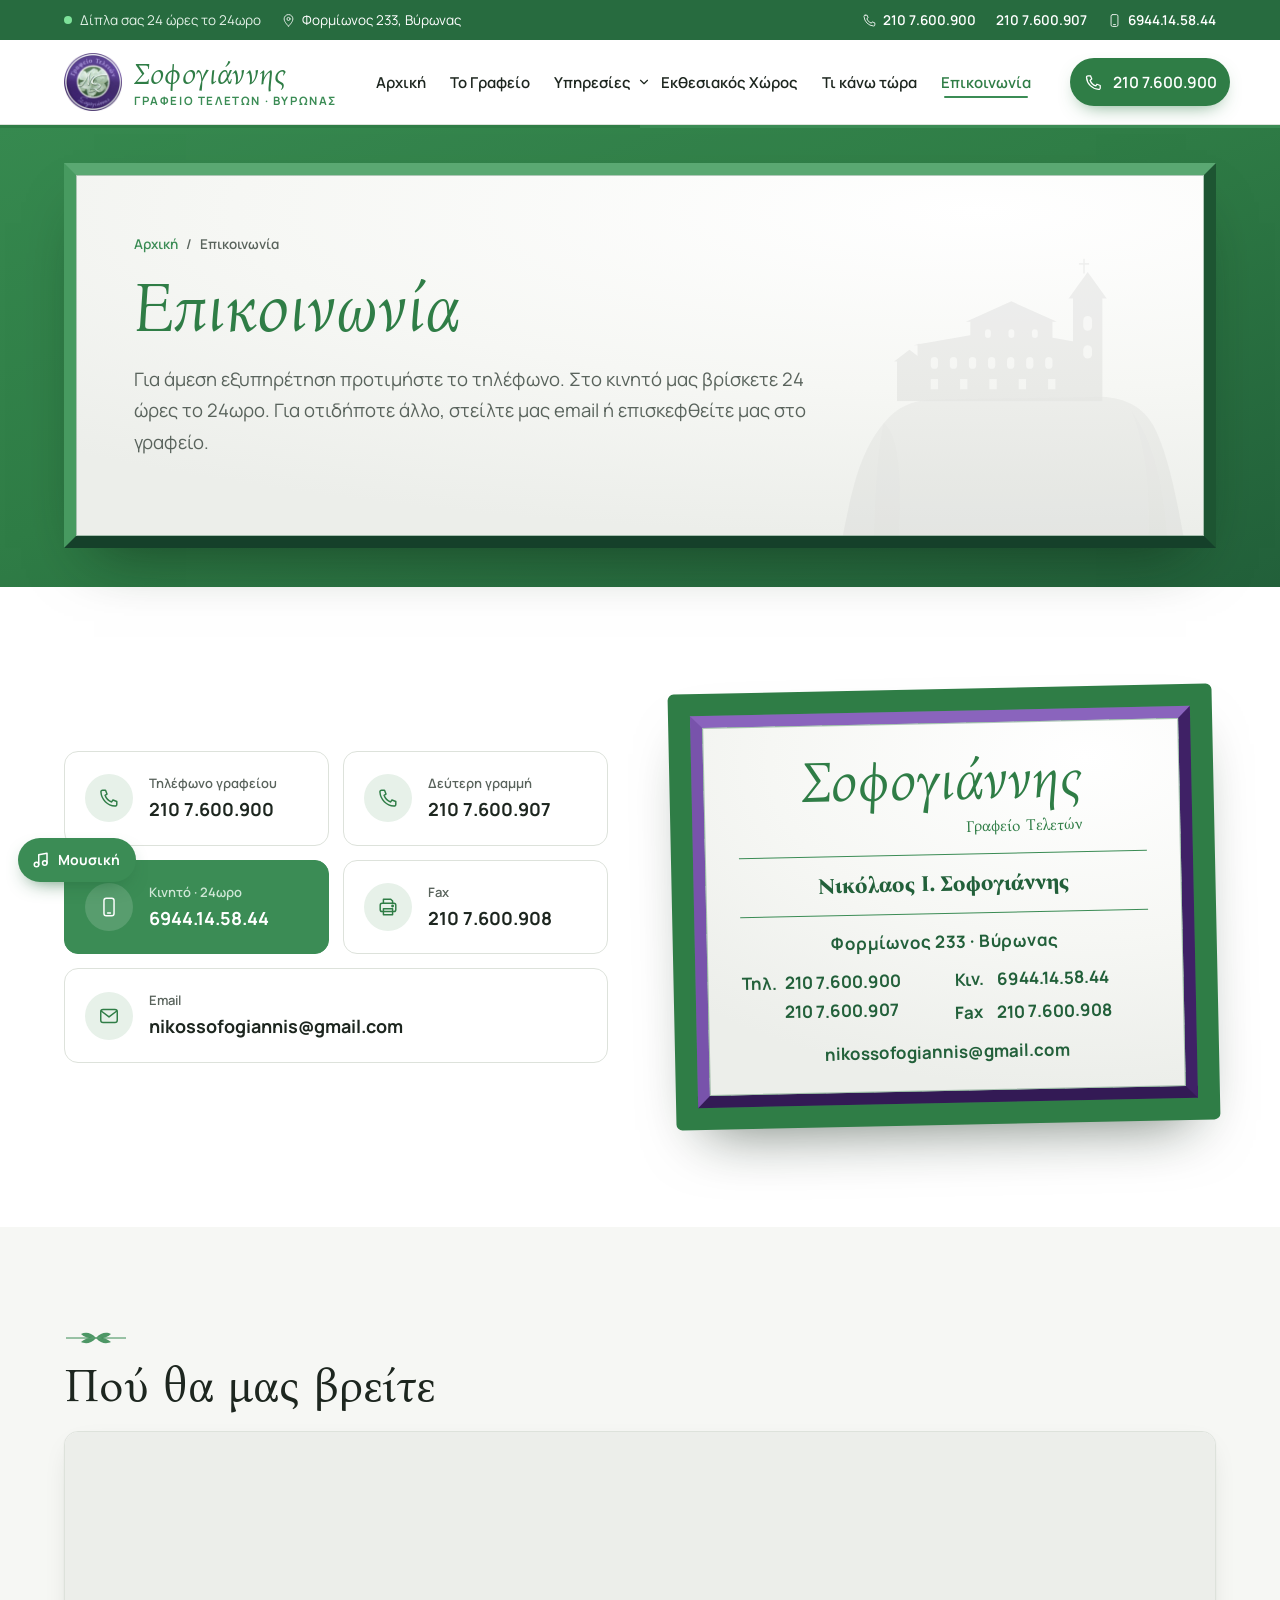
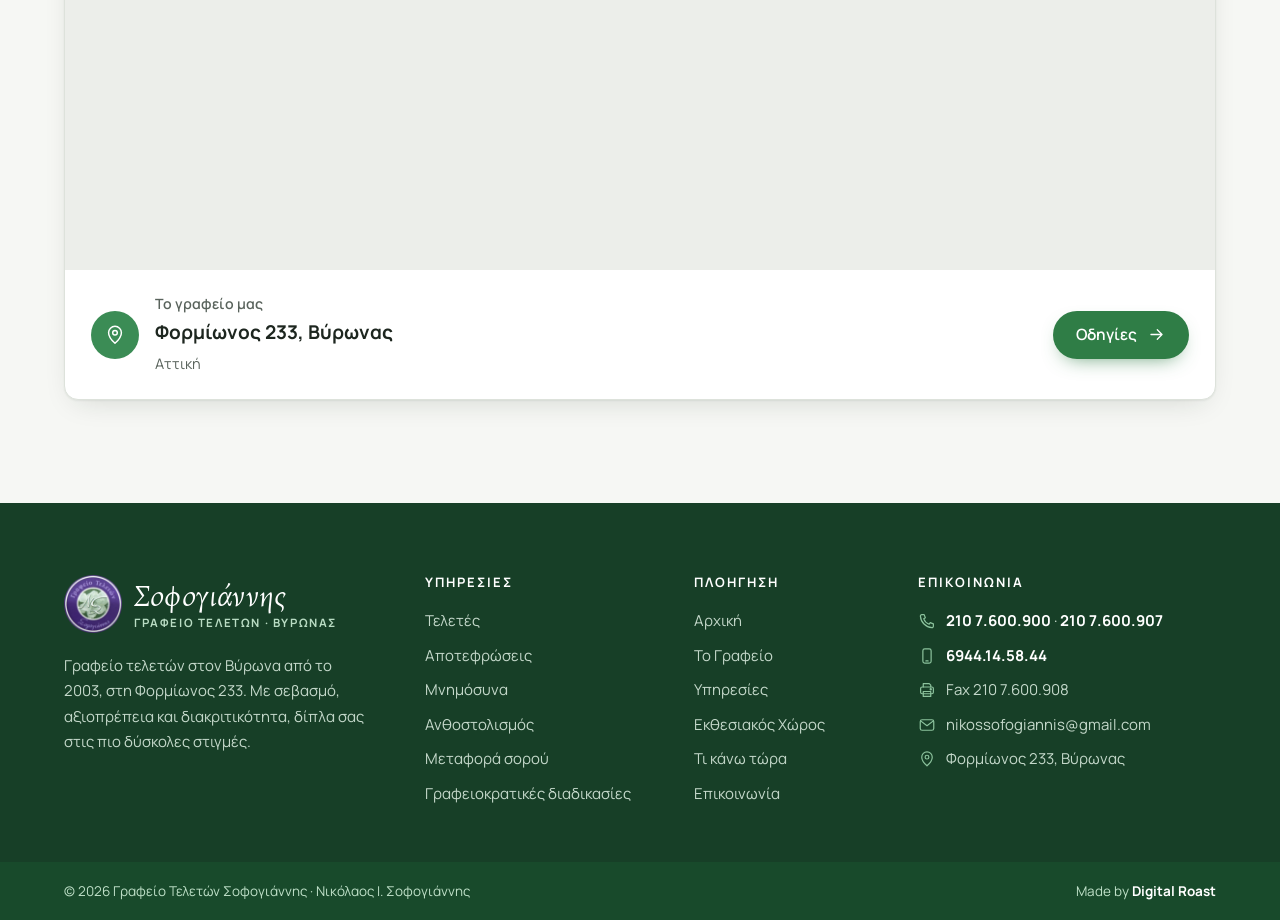
<file: epikoinonia/index.html>
<!DOCTYPE html>
<html lang="el">
<head>
  <meta charset="UTF-8">
  <meta name="viewport" content="width=device-width, initial-scale=1">
  <title>Επικοινωνία · Γραφείο Τελετών Σοφογιάννης · Βύρωνας</title>
  <meta name="description" content="Επικοινωνήστε με το Γραφείο Τελετών Σοφογιάννης: Φορμίωνος 233, Βύρωνας. Τηλ. 210 7.600.900, 210 7.600.907, κιν. 6944.14.58.44, fax 210 7.600.908.">
  <meta name="robots" content="index, follow, max-image-preview:large, max-snippet:-1">
  <meta name="theme-color" content="#2f7d46">
  <link rel="canonical" href="https://teletessofogiannisvyronas.gr/epikoinonia/">
  <meta property="og:type" content="website">
  <meta property="og:locale" content="el_GR">
  <meta property="og:site_name" content="Γραφείο Τελετών Σοφογιάννης · Βύρωνας">
  <meta property="og:title" content="Επικοινωνία · Γραφείο Τελετών Σοφογιάννης · Βύρωνας">
  <meta property="og:description" content="Επικοινωνήστε με το Γραφείο Τελετών Σοφογιάννης: Φορμίωνος 233, Βύρωνας. Τηλ. 210 7.600.900, 210 7.600.907, κιν. 6944.14.58.44, fax 210 7.600.908.">
  <meta property="og:url" content="https://teletessofogiannisvyronas.gr/epikoinonia/">
  <meta property="og:image" content="https://teletessofogiannisvyronas.gr/og-image.png?v=9c0b03b7">
  <meta property="og:image:width" content="1200">
  <meta property="og:image:height" content="630">
  <meta property="og:image:alt" content="Γραφείο Τελετών Σοφογιάννης · Βύρωνας">
  <meta name="twitter:card" content="summary_large_image">
  <meta name="twitter:title" content="Επικοινωνία · Γραφείο Τελετών Σοφογιάννης · Βύρωνας">
  <meta name="twitter:description" content="Επικοινωνήστε με το Γραφείο Τελετών Σοφογιάννης: Φορμίωνος 233, Βύρωνας. Τηλ. 210 7.600.900, 210 7.600.907, κιν. 6944.14.58.44, fax 210 7.600.908.">
  <meta name="twitter:image" content="https://teletessofogiannisvyronas.gr/og-image.png?v=9c0b03b7">
  <meta name="format-detection" content="telephone=no">
  <link rel="icon" href="/favicon.ico?v=9c0b03b7" sizes="48x48">
  <link rel="icon" href="/favicon-96.png?v=9c0b03b7" sizes="96x96" type="image/png">
  <link rel="manifest" href="/site.webmanifest">
  <link rel="apple-touch-icon" href="/apple-touch-icon.png?v=9c0b03b7">
  <link rel="preconnect" href="https://fonts.googleapis.com">
  <link rel="preconnect" href="https://fonts.gstatic.com" crossorigin>
  <link href="https://fonts.googleapis.com/css2?family=Bona+Nova:ital,wght@0,400;0,700;1,400&family=Manrope:wght@400;500;600;700&display=swap" rel="stylesheet">
  <link rel="stylesheet" href="/css/style.css?v=ce2c2ff8">
  <script>document.documentElement.classList.add("js")</script>
  <script type="application/ld+json">
{
  "@context": "https://schema.org",
  "@graph": [
    {
      "@type": "WebSite",
      "@id": "https://teletessofogiannisvyronas.gr/#website",
      "url": "https://teletessofogiannisvyronas.gr/",
      "name": "Γραφείο Τελετών Σοφογιάννης · Βύρωνας",
      "inLanguage": "el",
      "publisher": {
        "@id": "https://teletessofogiannisvyronas.gr/#funeralhome"
      }
    },
    {
      "@type": [
        "FuneralHome",
        "LocalBusiness"
      ],
      "@id": "https://teletessofogiannisvyronas.gr/#funeralhome",
      "name": "Γραφείο Τελετών Σοφογιάννης · Βύρωνας",
      "alternateName": [
        "Γραφείο Τελετών Σοφογιάννης",
        "Σοφογιάννης Γραφείο Τελετών",
        "Γραφείο Τελετών Βύρωνας Σοφογιάννης",
        "Sofogiannis Funeral Home"
      ],
      "description": "Γραφείο τελετών στον Βύρωνα από το 2003, Φορμίωνος 233. Τελετές, αποτεφρώσεις, μνημόσυνα, ανθοστολισμός, μεταφορά σορού και διεκπεραίωση γραφειοκρατικών διαδικασιών, 24 ώρες το 24ωρο.",
      "url": "https://teletessofogiannisvyronas.gr/",
      "image": [
        "https://teletessofogiannisvyronas.gr/og-image.png",
        "https://teletessofogiannisvyronas.gr/images/prosopsi-3.jpg",
        "https://teletessofogiannisvyronas.gr/images/nikolaos-sofogiannis.jpg"
      ],
      "logo": "https://teletessofogiannisvyronas.gr/logo.png",
      "telephone": [
        "+302107600900",
        "+302107600907",
        "+306944145844"
      ],
      "faxNumber": "+302107600908",
      "email": "nikossofogiannis@gmail.com",
      "founder": {
        "@type": "Person",
        "name": "Νικόλαος Σοφογιάννης"
      },
      "foundingDate": "2003",
      "address": {
        "@type": "PostalAddress",
        "streetAddress": "Φορμίωνος 233",
        "addressLocality": "Βύρωνας",
        "addressRegion": "Αττική",
        "addressCountry": "GR"
      },
      "hasMap": "https://www.google.com/maps/search/?api=1&query=Φορμίωνος+233,+Βύρωνας",
      "contactPoint": [
        {
          "@type": "ContactPoint",
          "telephone": "+302107600900",
          "contactType": "customer service",
          "availableLanguage": [
            "el"
          ]
        },
        {
          "@type": "ContactPoint",
          "telephone": "+306944145844",
          "contactType": "emergency",
          "availableLanguage": [
            "el"
          ],
          "hoursAvailable": {
            "@type": "OpeningHoursSpecification",
            "opens": "00:00",
            "closes": "23:59",
            "dayOfWeek": [
              "Monday",
              "Tuesday",
              "Wednesday",
              "Thursday",
              "Friday",
              "Saturday",
              "Sunday"
            ]
          }
        }
      ],
      "openingHoursSpecification": {
        "@type": "OpeningHoursSpecification",
        "dayOfWeek": [
          "Monday",
          "Tuesday",
          "Wednesday",
          "Thursday",
          "Friday",
          "Saturday",
          "Sunday"
        ],
        "opens": "00:00",
        "closes": "23:59"
      },
      "areaServed": [
        {
          "@type": "Place",
          "name": "Βύρωνας"
        },
        {
          "@type": "Place",
          "name": "Καισαριανή"
        },
        {
          "@type": "Place",
          "name": "Παγκράτι"
        },
        {
          "@type": "Place",
          "name": "Υμηττός"
        },
        {
          "@type": "Place",
          "name": "Ζωγράφου"
        },
        {
          "@type": "Place",
          "name": "Ηλιούπολη"
        },
        {
          "@type": "Place",
          "name": "Δάφνη"
        },
        {
          "@type": "Place",
          "name": "Άγιος Δημήτριος"
        },
        {
          "@type": "Place",
          "name": "Νέα Σμύρνη"
        },
        {
          "@type": "Place",
          "name": "Μετς"
        },
        {
          "@type": "Place",
          "name": "Αθήνα"
        },
        {
          "@type": "AdministrativeArea",
          "name": "Αττική"
        },
        {
          "@type": "Country",
          "name": "Ελλάδα"
        }
      ],
      "hasOfferCatalog": {
        "@type": "OfferCatalog",
        "name": "Υπηρεσίες γραφείου τελετών",
        "itemListElement": [
          {
            "@type": "Offer",
            "itemOffered": {
              "@type": "Service",
              "name": "Τελετές",
              "url": "https://teletessofogiannisvyronas.gr/ypiresies/kideies/"
            }
          },
          {
            "@type": "Offer",
            "itemOffered": {
              "@type": "Service",
              "name": "Αποτεφρώσεις",
              "url": "https://teletessofogiannisvyronas.gr/ypiresies/apotefroseis/"
            }
          },
          {
            "@type": "Offer",
            "itemOffered": {
              "@type": "Service",
              "name": "Μνημόσυνα",
              "url": "https://teletessofogiannisvyronas.gr/ypiresies/mnimosyna/"
            }
          },
          {
            "@type": "Offer",
            "itemOffered": {
              "@type": "Service",
              "name": "Ανθοστολισμός",
              "url": "https://teletessofogiannisvyronas.gr/ypiresies/anthostolismos/"
            }
          },
          {
            "@type": "Offer",
            "itemOffered": {
              "@type": "Service",
              "name": "Μεταφορά σορού",
              "url": "https://teletessofogiannisvyronas.gr/ypiresies/metafora-sorou/"
            }
          },
          {
            "@type": "Offer",
            "itemOffered": {
              "@type": "Service",
              "name": "Γραφειοκρατικές διαδικασίες",
              "url": "https://teletessofogiannisvyronas.gr/ypiresies/diadikasies/"
            }
          }
        ]
      }
    },
    {
      "@type": "WebPage",
      "@id": "https://teletessofogiannisvyronas.gr/epikoinonia/#webpage",
      "url": "https://teletessofogiannisvyronas.gr/epikoinonia/",
      "name": "Επικοινωνία · Γραφείο Τελετών Σοφογιάννης · Βύρωνας",
      "description": "Επικοινωνήστε με το Γραφείο Τελετών Σοφογιάννης: Φορμίωνος 233, Βύρωνας. Τηλ. 210 7.600.900, 210 7.600.907, κιν. 6944.14.58.44, fax 210 7.600.908.",
      "inLanguage": "el",
      "isPartOf": {
        "@id": "https://teletessofogiannisvyronas.gr/#website"
      },
      "about": {
        "@id": "https://teletessofogiannisvyronas.gr/#funeralhome"
      }
    },
    {
      "@type": "BreadcrumbList",
      "itemListElement": [
        {
          "@type": "ListItem",
          "position": 1,
          "name": "Αρχική",
          "item": "https://teletessofogiannisvyronas.gr/"
        },
        {
          "@type": "ListItem",
          "position": 2,
          "name": "Επικοινωνία",
          "item": "https://teletessofogiannisvyronas.gr/epikoinonia/"
        }
      ]
    },
    {
      "@type": "ContactPage",
      "url": "https://teletessofogiannisvyronas.gr/epikoinonia/",
      "mainEntity": {
        "@id": "https://teletessofogiannisvyronas.gr/#funeralhome"
      }
    }
  ]
}
  </script>
</head>
<body>
<a class="skip" href="#main">Μετάβαση στο περιεχόμενο</a>
<div class="topbar">
  <div class="wrap">
    <div class="tb-left"><span><span class="dot"></span>Δίπλα σας 24 ώρες το 24ωρο</span><a class="hide-sm" href="https://www.google.com/maps/search/?api=1&query=Φορμίωνος+233,+Βύρωνας" target="_blank" rel="noopener"><svg viewBox="0 0 24 24" fill="none" stroke="currentColor" stroke-width="1.6" stroke-linecap="round" stroke-linejoin="round" aria-hidden="true"><path d="M12 21s-7-6.2-7-11.5a7 7 0 0 1 14 0C19 14.8 12 21 12 21z"/><circle cx="12" cy="9.5" r="2.5"/></svg>Φορμίωνος 233, Βύρωνας</a></div>
    <div class="tb-right"><a href="tel:+302107600900"><svg viewBox="0 0 24 24" fill="none" stroke="currentColor" stroke-width="1.6" stroke-linecap="round" stroke-linejoin="round" aria-hidden="true"><path d="M5 3.5h3.2l1.6 4.2-2.1 1.4a11.5 11.5 0 0 0 7.2 7.2l1.4-2.1 4.2 1.6V19a1.8 1.8 0 0 1-2 1.8A16.5 16.5 0 0 1 3.2 5.5 1.8 1.8 0 0 1 5 3.5z"/></svg>210 7.600.900</a><a class="hide-sm" href="tel:+302107600907">210 7.600.907</a><a href="tel:+306944145844"><svg viewBox="0 0 24 24" fill="none" stroke="currentColor" stroke-width="1.6" stroke-linecap="round" stroke-linejoin="round" aria-hidden="true"><rect x="6.5" y="2.5" width="11" height="19" rx="2.5"/><path d="M10.5 18.5h3"/></svg>6944.14.58.44</a></div>
  </div>
</div>
<header class="site-header">
  <div class="wrap">
    <a class="brand" href="/" aria-label="Γραφείο Τελετών Σοφογιάννης · Βύρωνας, αρχική σελίδα">
        <img class="brand-mark" src="/images/logo-emblem.webp?v=9c0b03b7" alt="" width="58" height="58">
        <span class="brand-text"><span class="brand-name">Σοφογιάννης</span><span class="brand-sub">Γραφείο Τελετών · Βύρωνας</span></span>
      </a>
    <nav class="nav" aria-label="Κύρια πλοήγηση">
      <a href="/">Αρχική</a><a href="/to-grafeio/">Το Γραφείο</a><div class="dd">
          <button type="button" aria-expanded="false" aria-haspopup="true">Υπηρεσίες <svg viewBox="0 0 24 24" fill="none" stroke="currentColor" stroke-width="2" stroke-linecap="round" stroke-linejoin="round" aria-hidden="true"><path d="m6 9 6 6 6-6"/></svg></button>
          <div class="dd-menu"><a href="/ypiresies/kideies/"><span class="ic"><svg viewBox="0 0 24 24" fill="none" stroke="currentColor" stroke-width="1.6" stroke-linecap="round" stroke-linejoin="round" aria-hidden="true"><path d="M12 2.8v18.4M7.2 8h9.6"/><path d="M8.5 21.2h7"/></svg></span><span><strong>Τελετές</strong><small>Οργάνωση τελετής από την αρχή ως το τέλος</small></span></a><a href="/ypiresies/apotefroseis/"><span class="ic"><svg viewBox="0 0 24 24" fill="none" stroke="currentColor" stroke-width="1.6" stroke-linecap="round" stroke-linejoin="round" aria-hidden="true"><path d="M9 3.5h6M10 3.5v2.2c0 .6-.4 1-.9 1.3C6.8 8.4 5.5 10.6 5.5 13.2c0 3.4 2.4 6 5.2 6.8h2.6c2.8-.8 5.2-3.4 5.2-6.8 0-2.6-1.3-4.8-3.6-6.2-.5-.3-.9-.7-.9-1.3V3.5"/><path d="M8.5 20.5h7M7 12h10"/></svg></span><span><strong>Αποτεφρώσεις</strong><small>Οργάνωση αποτέφρωσης & τεφροδόχοι</small></span></a><a href="/ypiresies/mnimosyna/"><span class="ic"><svg viewBox="0 0 24 24" fill="none" stroke="currentColor" stroke-width="1.6" stroke-linecap="round" stroke-linejoin="round" aria-hidden="true"><path d="M12 2.5c1.5 1.8 2.3 3 2.3 4.2a2.3 2.3 0 0 1-4.6 0c0-1.2.8-2.4 2.3-4.2z"/><rect x="9" y="10.5" width="6" height="11" rx="1"/><path d="M6.5 21.5h11"/></svg></span><span><strong>Μνημόσυνα</strong><small>Τρισάγια, 40ήμερα, ετήσια μνημόσυνα</small></span></a><a href="/ypiresies/anthostolismos/"><span class="ic"><svg viewBox="0 0 24 24" fill="none" stroke="currentColor" stroke-width="1.6" stroke-linecap="round" stroke-linejoin="round" aria-hidden="true"><circle cx="12" cy="9" r="2.2"/><path d="M12 6.8c0-2.4 1.6-3.8 1.6-3.8s1.9 1.6 1.2 3.9M14.2 9c2.2-.8 4.2.2 4.2.2s-.6 2.4-3 2.6M13.6 11c1.4 1.9 1 4 1 4s-2.4-.3-3-2.6M10.4 11c-1.4 1.9-1 4-1 4M9.8 9c-2.2-.8-4.2.2-4.2.2s.6 2.4 3 2.6M12 6.8C12 4.4 10.4 3 10.4 3s-1.9 1.6-1.2 3.9"/><path d="M12 11.2V21"/></svg></span><span><strong>Ανθοστολισμός</strong><small>Στολισμός ναού, φερέτρου & στεφάνια</small></span></a><a href="/ypiresies/metafora-sorou/"><span class="ic"><svg viewBox="0 0 24 24" fill="none" stroke="currentColor" stroke-width="1.6" stroke-linecap="round" stroke-linejoin="round" aria-hidden="true"><path d="M21 4.5 3.5 11.2l6 2.3 2.3 6L21 4.5z"/><path d="m9.5 13.5 4.2-4.2"/></svg></span><span><strong>Μεταφορά σορού</strong><small>Σε όλη την Ελλάδα & επαναπατρισμός</small></span></a><a href="/ypiresies/diadikasies/"><span class="ic"><svg viewBox="0 0 24 24" fill="none" stroke="currentColor" stroke-width="1.6" stroke-linecap="round" stroke-linejoin="round" aria-hidden="true"><path d="M14 3H7a2 2 0 0 0-2 2v14a2 2 0 0 0 2 2h10a2 2 0 0 0 2-2V8z"/><path d="M14 3v5h5M8.5 13h7M8.5 16.5h5"/></svg></span><span><strong>Γραφειοκρατικές διαδικασίες</strong><small>Δικαιολογητικά, ληξιαρχείο, ασφαλιστικά</small></span></a><a class="all" href="/ypiresies/">Όλες οι υπηρεσίες <svg viewBox="0 0 24 24" fill="none" stroke="currentColor" stroke-width="1.6" stroke-linecap="round" stroke-linejoin="round" aria-hidden="true"><path d="M5 12h14M13 6l6 6-6 6"/></svg></a></div>
        </div><a href="/ekthesiakos-xoros/">Εκθεσιακός Χώρος</a><a href="/ti-kano-tora/">Τι κάνω τώρα</a><a href="/epikoinonia/" aria-current="page">Επικοινωνία</a>
    </nav>
    <div class="header-cta">
      <a class="btn btn-primary" href="tel:+302107600900"><svg viewBox="0 0 24 24" fill="none" stroke="currentColor" stroke-width="1.6" stroke-linecap="round" stroke-linejoin="round" aria-hidden="true"><path d="M5 3.5h3.2l1.6 4.2-2.1 1.4a11.5 11.5 0 0 0 7.2 7.2l1.4-2.1 4.2 1.6V19a1.8 1.8 0 0 1-2 1.8A16.5 16.5 0 0 1 3.2 5.5 1.8 1.8 0 0 1 5 3.5z"/></svg><span>210 7.600.900</span></a>
      <button class="menu-toggle" type="button" aria-label="Μενού" aria-expanded="false" aria-controls="mobile-nav"><span></span></button>
    </div>
  </div>
</header>
<nav class="mobile-nav" id="mobile-nav" aria-label="Πλοήγηση κινητού">
  <a href="/">Αρχική</a><a href="/to-grafeio/">Το Γραφείο</a><a href="/ypiresies/">Υπηρεσίες</a><div class="sub"><a href="/ypiresies/kideies/">Τελετές</a><a href="/ypiresies/apotefroseis/">Αποτεφρώσεις</a><a href="/ypiresies/mnimosyna/">Μνημόσυνα</a><a href="/ypiresies/anthostolismos/">Ανθοστολισμός</a><a href="/ypiresies/metafora-sorou/">Μεταφορά σορού</a><a href="/ypiresies/diadikasies/">Γραφειοκρατικές διαδικασίες</a></div><a href="/ekthesiakos-xoros/">Εκθεσιακός Χώρος</a><a href="/ti-kano-tora/">Τι κάνω τώρα</a><a href="/epikoinonia/">Επικοινωνία</a>
  <div class="m-contact">
    <a class="btn btn-primary" href="tel:+302107600900"><svg viewBox="0 0 24 24" fill="none" stroke="currentColor" stroke-width="1.6" stroke-linecap="round" stroke-linejoin="round" aria-hidden="true"><path d="M5 3.5h3.2l1.6 4.2-2.1 1.4a11.5 11.5 0 0 0 7.2 7.2l1.4-2.1 4.2 1.6V19a1.8 1.8 0 0 1-2 1.8A16.5 16.5 0 0 1 3.2 5.5 1.8 1.8 0 0 1 5 3.5z"/></svg>Κλήση 210 7.600.900</a>
    <a class="btn btn-ghost" href="tel:+306944145844"><svg viewBox="0 0 24 24" fill="none" stroke="currentColor" stroke-width="1.6" stroke-linecap="round" stroke-linejoin="round" aria-hidden="true"><rect x="6.5" y="2.5" width="11" height="19" rx="2.5"/><path d="M10.5 18.5h3"/></svg>Κινητό 6944.14.58.44</a>
  </div>
</nav>
<main id="main">
<section class="page-hero">
  <div class="wrap">
    <div class="bevel">
      <div class="panel">
        <img class="panel-art" src="/images/monastery.svg" alt="" aria-hidden="true">
        <nav class="breadcrumbs" aria-label="Διαδρομή"><a href="/">Αρχική</a><span aria-hidden="true">/</span><span aria-current="page">Επικοινωνία</span></nav>
        <h1>Επικοινωνία</h1>
        <p class="lead">Για άμεση εξυπηρέτηση προτιμήστε το τηλέφωνο. Στο κινητό μας βρίσκετε 24 ώρες το 24ωρο. Για οτιδήποτε άλλο, στείλτε μας email ή επισκεφθείτε μας στο γραφείο.</p>
        
      </div>
    </div>
  </div>
</section>

<section class="section">
  <div class="wrap contact-layout">
    <div class="contact-cards">
      <a class="contact-card" href="tel:+302107600900"><span class="ic"><svg viewBox="0 0 24 24" fill="none" stroke="currentColor" stroke-width="1.6" stroke-linecap="round" stroke-linejoin="round" aria-hidden="true"><path d="M5 3.5h3.2l1.6 4.2-2.1 1.4a11.5 11.5 0 0 0 7.2 7.2l1.4-2.1 4.2 1.6V19a1.8 1.8 0 0 1-2 1.8A16.5 16.5 0 0 1 3.2 5.5 1.8 1.8 0 0 1 5 3.5z"/></svg></span><span><small>Τηλέφωνο γραφείου</small><strong>210 7.600.900</strong></span></a>
      <a class="contact-card" href="tel:+302107600907"><span class="ic"><svg viewBox="0 0 24 24" fill="none" stroke="currentColor" stroke-width="1.6" stroke-linecap="round" stroke-linejoin="round" aria-hidden="true"><path d="M5 3.5h3.2l1.6 4.2-2.1 1.4a11.5 11.5 0 0 0 7.2 7.2l1.4-2.1 4.2 1.6V19a1.8 1.8 0 0 1-2 1.8A16.5 16.5 0 0 1 3.2 5.5 1.8 1.8 0 0 1 5 3.5z"/></svg></span><span><small>Δεύτερη γραμμή</small><strong>210 7.600.907</strong></span></a>
      <a class="contact-card accent" href="tel:+306944145844"><span class="ic"><svg viewBox="0 0 24 24" fill="none" stroke="currentColor" stroke-width="1.6" stroke-linecap="round" stroke-linejoin="round" aria-hidden="true"><rect x="6.5" y="2.5" width="11" height="19" rx="2.5"/><path d="M10.5 18.5h3"/></svg></span><span><small>Κινητό · 24ωρο</small><strong>6944.14.58.44</strong></span></a>
      <div class="contact-card"><span class="ic"><svg viewBox="0 0 24 24" fill="none" stroke="currentColor" stroke-width="1.6" stroke-linecap="round" stroke-linejoin="round" aria-hidden="true"><path d="M7 8V3.5h8l2 2V8"/><rect x="3.5" y="8" width="17" height="9" rx="2"/><path d="M7 14h10v6.5H7z"/><circle cx="17" cy="11" r=".8"/></svg></span><span><small>Fax</small><strong>210 7.600.908</strong></span></div>
      <a class="contact-card wide" href="mailto:nikossofogiannis@gmail.com"><span class="ic"><svg viewBox="0 0 24 24" fill="none" stroke="currentColor" stroke-width="1.6" stroke-linecap="round" stroke-linejoin="round" aria-hidden="true"><rect x="3" y="5" width="18" height="14" rx="2.5"/><path d="m3.5 6.5 8.5 6.5 8.5-6.5"/></svg></span><span><small>Email</small><strong>nikossofogiannis@gmail.com</strong></span></a>
    </div>
    <div class="bizcard" aria-label="Στοιχεία επικοινωνίας">
      <div class="bevel">
        <div class="panel">
          <p class="bc-name">Σοφογιάννης</p>
          <p class="bc-sub">Γραφείο Τελετών</p>
          <p class="bc-owner">Νικόλαος Ι. Σοφογιάννης</p>
          <a class="bc-addr" href="https://www.google.com/maps/search/?api=1&query=Φορμίωνος+233,+Βύρωνας" target="_blank" rel="noopener">Φορμίωνος 233 · Βύρωνας</a>
          <dl class="bc-grid">
            <div><dt>Τηλ.</dt><dd><a href="tel:+302107600900">210 7.600.900</a><a href="tel:+302107600907">210 7.600.907</a></dd></div>
            <div><dt>Κιν.</dt><dd><a href="tel:+306944145844">6944.14.58.44</a></dd></div>
            <div><dt>Fax</dt><dd><span>210 7.600.908</span></dd></div>
          </dl>
          <a class="bc-mail" href="mailto:nikossofogiannis@gmail.com">nikossofogiannis@gmail.com</a>
        </div>
      </div>
    </div>
  </div>
</section>
<section class="section alt">
  <div class="wrap">
    <div class="sec-title"><svg class="leaf" viewBox="0 0 64 16" aria-hidden="true"><path d="M2 8h60" stroke="currentColor" stroke-width="1"/><path d="M32 8c-5-6-11-6-15-4 4 4 10 5 15 4zM32 8c5-6 11-6 15-4-4 4-10 5-15 4zM32 8c-5 6-11 6-15 4 4-4 10-5 15-4zM32 8c5 6 11 6 15 4-4-4-10-5-15-4z" fill="currentColor" opacity=".9"/></svg><h2>Πού θα μας βρείτε</h2></div>
    <div class="office">
      <div class="map"><iframe src="https://www.google.com/maps?q=Φορμίωνος+233,+Βύρωνας&output=embed" loading="lazy" referrerpolicy="no-referrer-when-downgrade" title="Χάρτης: Γραφείο Τελετών Σοφογιάννης · Βύρωνας, Φορμίωνος 233, Βύρωνας"></iframe></div>
      <div class="office-info">
        <span class="ic"><svg viewBox="0 0 24 24" fill="none" stroke="currentColor" stroke-width="1.6" stroke-linecap="round" stroke-linejoin="round" aria-hidden="true"><path d="M12 21s-7-6.2-7-11.5a7 7 0 0 1 14 0C19 14.8 12 21 12 21z"/><circle cx="12" cy="9.5" r="2.5"/></svg></span>
        <div><small>Το γραφείο μας</small><strong>Φορμίωνος 233, Βύρωνας</strong><span>Αττική</span></div>
        <a class="btn btn-primary" href="https://www.google.com/maps/search/?api=1&query=Φορμίωνος+233,+Βύρωνας" target="_blank" rel="noopener">Οδηγίες <svg viewBox="0 0 24 24" fill="none" stroke="currentColor" stroke-width="1.6" stroke-linecap="round" stroke-linejoin="round" aria-hidden="true"><path d="M5 12h14M13 6l6 6-6 6"/></svg></a>
      </div>
    </div>
  </div>
</section>
</main>
<footer class="site-footer">
  <div class="wrap footer-grid">
    <div class="f-about">
      <a class="brand light" href="/" aria-label="Γραφείο Τελετών Σοφογιάννης · Βύρωνας, αρχική σελίδα">
        <img class="brand-mark" src="/images/logo-emblem.webp?v=9c0b03b7" alt="" width="58" height="58">
        <span class="brand-text"><span class="brand-name">Σοφογιάννης</span><span class="brand-sub">Γραφείο Τελετών · Βύρωνας</span></span>
      </a>
      <p>Γραφείο τελετών στον Βύρωνα από το 2003, στη Φορμίωνος 233. Με σεβασμό, αξιοπρέπεια και διακριτικότητα, δίπλα σας στις πιο δύσκολες στιγμές.</p>
    </div>
    <div>
      <h4>Υπηρεσίες</h4>
      <ul><li><a href="/ypiresies/kideies/">Τελετές</a></li><li><a href="/ypiresies/apotefroseis/">Αποτεφρώσεις</a></li><li><a href="/ypiresies/mnimosyna/">Μνημόσυνα</a></li><li><a href="/ypiresies/anthostolismos/">Ανθοστολισμός</a></li><li><a href="/ypiresies/metafora-sorou/">Μεταφορά σορού</a></li><li><a href="/ypiresies/diadikasies/">Γραφειοκρατικές διαδικασίες</a></li></ul>
    </div>
    <div>
      <h4>Πλοήγηση</h4>
      <ul>
        <li><a href="/">Αρχική</a></li>
        <li><a href="/to-grafeio/">Το Γραφείο</a></li>
        <li><a href="/ypiresies/">Υπηρεσίες</a></li>
        <li><a href="/ekthesiakos-xoros/">Εκθεσιακός Χώρος</a></li>
        <li><a href="/ti-kano-tora/">Τι κάνω τώρα</a></li>
        <li><a href="/epikoinonia/">Επικοινωνία</a></li>
      </ul>
    </div>
    <div>
      <h4>Επικοινωνία</h4>
      <ul class="f-contact">
        <li><svg viewBox="0 0 24 24" fill="none" stroke="currentColor" stroke-width="1.6" stroke-linecap="round" stroke-linejoin="round" aria-hidden="true"><path d="M5 3.5h3.2l1.6 4.2-2.1 1.4a11.5 11.5 0 0 0 7.2 7.2l1.4-2.1 4.2 1.6V19a1.8 1.8 0 0 1-2 1.8A16.5 16.5 0 0 1 3.2 5.5 1.8 1.8 0 0 1 5 3.5z"/></svg><span><a href="tel:+302107600900"><strong>210 7.600.900</strong></a> · <a href="tel:+302107600907"><strong>210 7.600.907</strong></a></span></li>
        <li><svg viewBox="0 0 24 24" fill="none" stroke="currentColor" stroke-width="1.6" stroke-linecap="round" stroke-linejoin="round" aria-hidden="true"><rect x="6.5" y="2.5" width="11" height="19" rx="2.5"/><path d="M10.5 18.5h3"/></svg><a href="tel:+306944145844"><strong>6944.14.58.44</strong></a></li>
        <li><svg viewBox="0 0 24 24" fill="none" stroke="currentColor" stroke-width="1.6" stroke-linecap="round" stroke-linejoin="round" aria-hidden="true"><path d="M7 8V3.5h8l2 2V8"/><rect x="3.5" y="8" width="17" height="9" rx="2"/><path d="M7 14h10v6.5H7z"/><circle cx="17" cy="11" r=".8"/></svg><span>Fax 210 7.600.908</span></li>
        <li><svg viewBox="0 0 24 24" fill="none" stroke="currentColor" stroke-width="1.6" stroke-linecap="round" stroke-linejoin="round" aria-hidden="true"><rect x="3" y="5" width="18" height="14" rx="2.5"/><path d="m3.5 6.5 8.5 6.5 8.5-6.5"/></svg><a href="mailto:nikossofogiannis@gmail.com">nikossofogiannis@gmail.com</a></li>
        <li><svg viewBox="0 0 24 24" fill="none" stroke="currentColor" stroke-width="1.6" stroke-linecap="round" stroke-linejoin="round" aria-hidden="true"><path d="M12 21s-7-6.2-7-11.5a7 7 0 0 1 14 0C19 14.8 12 21 12 21z"/><circle cx="12" cy="9.5" r="2.5"/></svg><a href="https://www.google.com/maps/search/?api=1&query=Φορμίωνος+233,+Βύρωνας" target="_blank" rel="noopener">Φορμίωνος 233, Βύρωνας</a></li>
      </ul>
    </div>
  </div>
  <div class="footer-bottom">
    <div class="wrap">
      <span>© <span id="year">2026</span> Γραφείο Τελετών Σοφογιάννης · Νικόλαος Ι. Σοφογιάννης</span>
      <a class="credit" href="https://digitalroast.gr" target="_blank" rel="noopener">Made by <strong>Digital Roast</strong></a>
    </div>
  </div>
</footer>
<div class="call-bar" aria-label="Γρήγορη κλήση">
  <a class="primary" href="tel:+302107600900"><svg viewBox="0 0 24 24" fill="none" stroke="currentColor" stroke-width="1.6" stroke-linecap="round" stroke-linejoin="round" aria-hidden="true"><path d="M5 3.5h3.2l1.6 4.2-2.1 1.4a11.5 11.5 0 0 0 7.2 7.2l1.4-2.1 4.2 1.6V19a1.8 1.8 0 0 1-2 1.8A16.5 16.5 0 0 1 3.2 5.5 1.8 1.8 0 0 1 5 3.5z"/></svg>210 7.600.900</a>
  <a href="tel:+306944145844"><svg viewBox="0 0 24 24" fill="none" stroke="currentColor" stroke-width="1.6" stroke-linecap="round" stroke-linejoin="round" aria-hidden="true"><rect x="6.5" y="2.5" width="11" height="19" rx="2.5"/><path d="M10.5 18.5h3"/></svg>Κινητό</a>
</div>
<script src="/js/main.js?v=ce2c2ff8" defer></script>
</body>
</html>
</file>
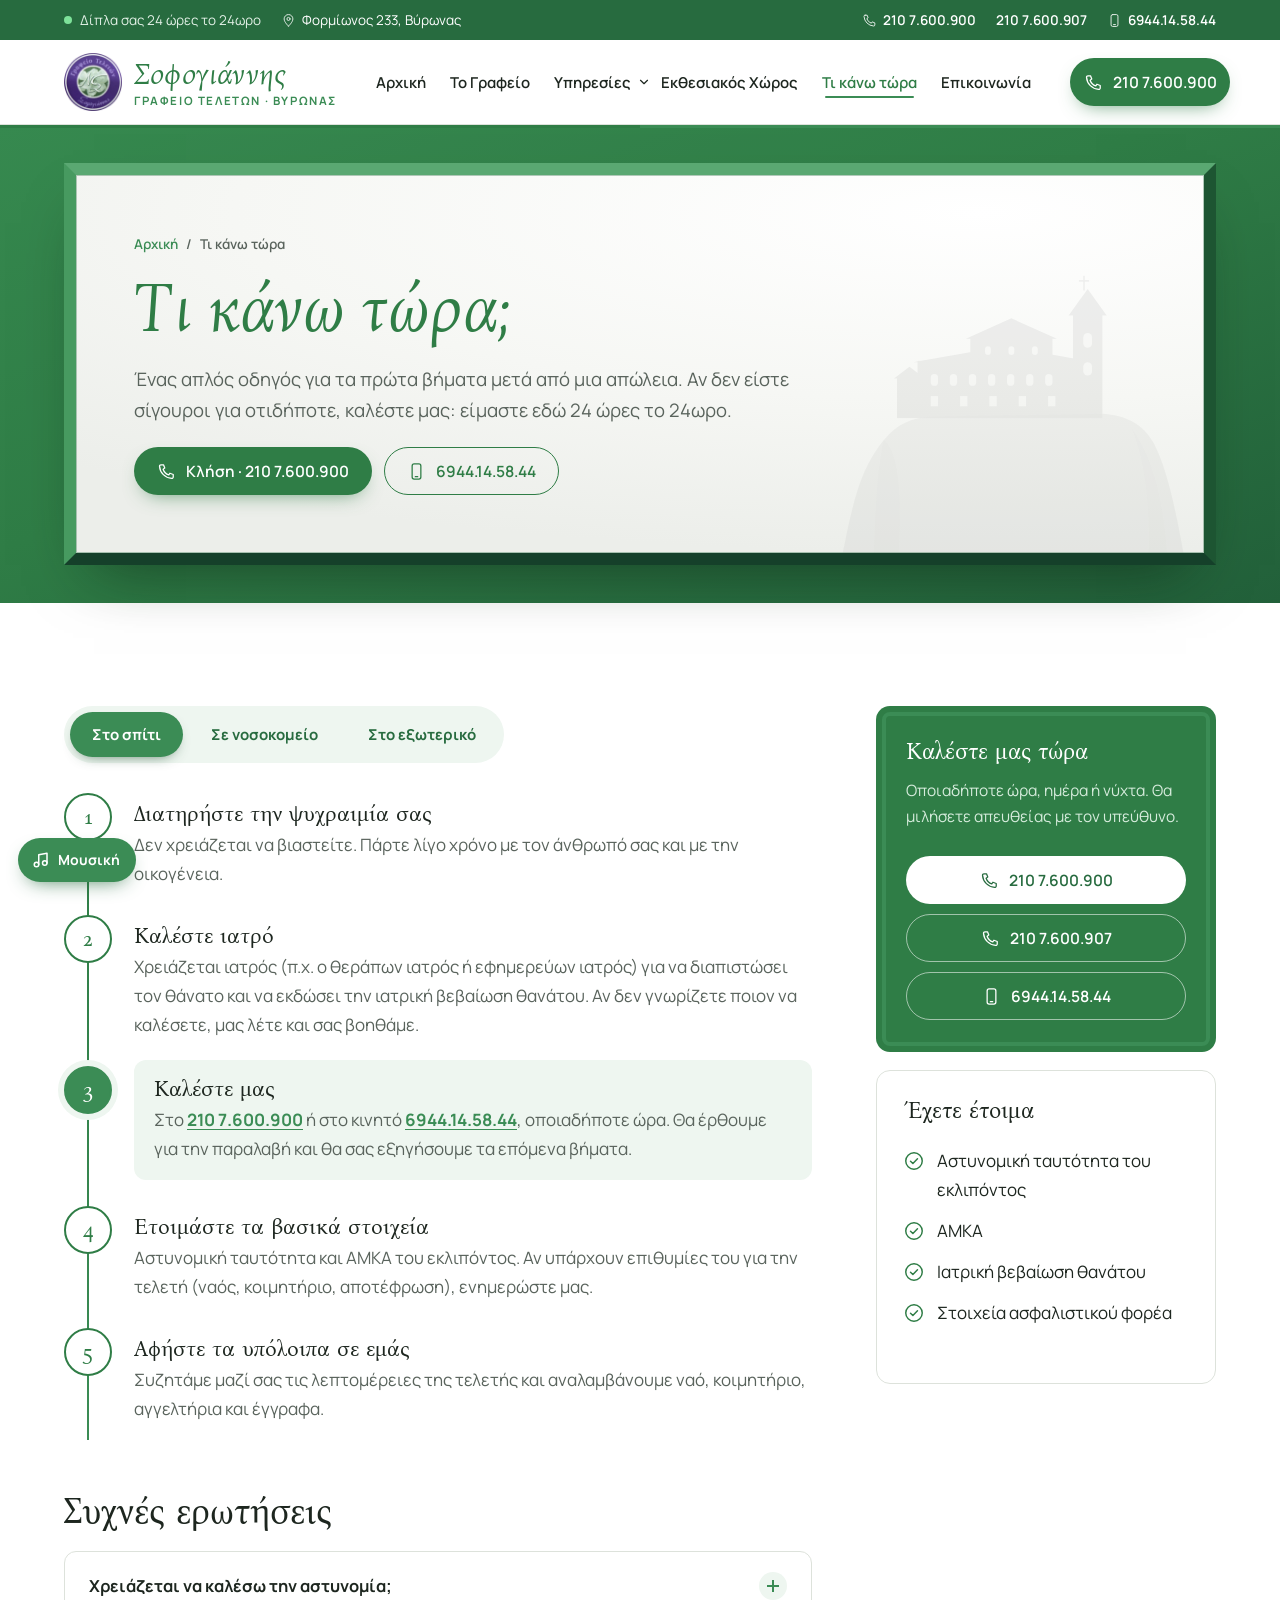
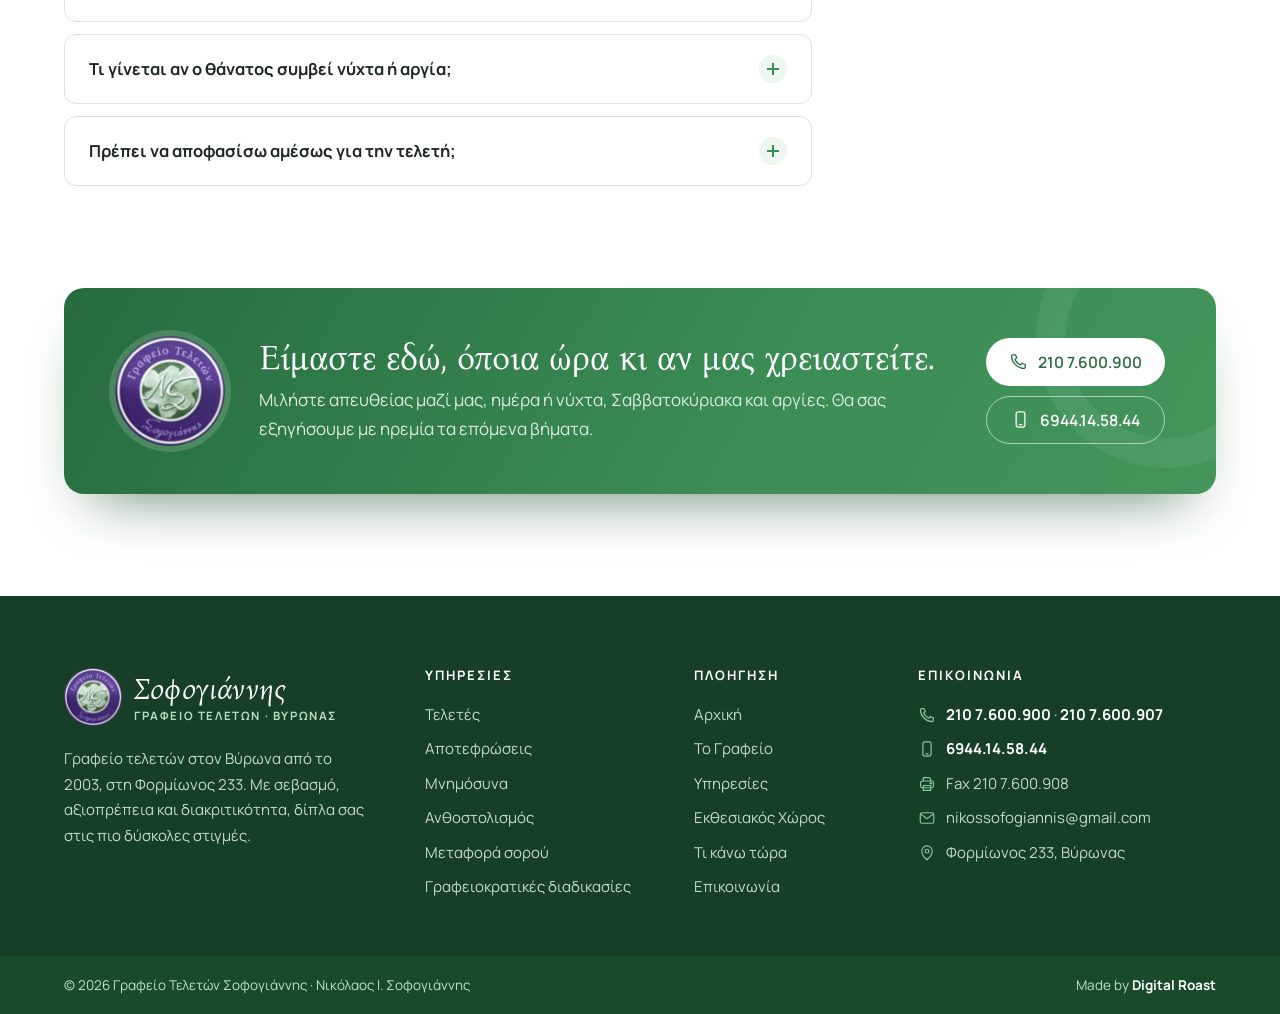
<file: ti-kano-tora/index.html>
<!DOCTYPE html>
<html lang="el">
<head>
  <meta charset="UTF-8">
  <meta name="viewport" content="width=device-width, initial-scale=1">
  <title>Τι Κάνω Όταν Πεθάνει Κάποιος · Οδηγός Πρώτων Βημάτων · Σοφογιάννης</title>
  <meta name="description" content="Τι κάνω όταν συμβεί ένας θάνατος στο σπίτι, σε νοσοκομείο ή στο εξωτερικό; Απλός οδηγός από το Γραφείο Τελετών Σοφογιάννης, Βύρωνας. Τηλ. 210 7.600.900.">
  <meta name="robots" content="index, follow, max-image-preview:large, max-snippet:-1">
  <meta name="theme-color" content="#2f7d46">
  <link rel="canonical" href="https://teletessofogiannisvyronas.gr/ti-kano-tora/">
  <meta property="og:type" content="website">
  <meta property="og:locale" content="el_GR">
  <meta property="og:site_name" content="Γραφείο Τελετών Σοφογιάννης · Βύρωνας">
  <meta property="og:title" content="Τι Κάνω Όταν Πεθάνει Κάποιος · Οδηγός Πρώτων Βημάτων · Σοφογιάννης">
  <meta property="og:description" content="Τι κάνω όταν συμβεί ένας θάνατος στο σπίτι, σε νοσοκομείο ή στο εξωτερικό; Απλός οδηγός από το Γραφείο Τελετών Σοφογιάννης, Βύρωνας. Τηλ. 210 7.600.900.">
  <meta property="og:url" content="https://teletessofogiannisvyronas.gr/ti-kano-tora/">
  <meta property="og:image" content="https://teletessofogiannisvyronas.gr/og-image.png?v=9c0b03b7">
  <meta property="og:image:width" content="1200">
  <meta property="og:image:height" content="630">
  <meta property="og:image:alt" content="Γραφείο Τελετών Σοφογιάννης · Βύρωνας">
  <meta name="twitter:card" content="summary_large_image">
  <meta name="twitter:title" content="Τι Κάνω Όταν Πεθάνει Κάποιος · Οδηγός Πρώτων Βημάτων · Σοφογιάννης">
  <meta name="twitter:description" content="Τι κάνω όταν συμβεί ένας θάνατος στο σπίτι, σε νοσοκομείο ή στο εξωτερικό; Απλός οδηγός από το Γραφείο Τελετών Σοφογιάννης, Βύρωνας. Τηλ. 210 7.600.900.">
  <meta name="twitter:image" content="https://teletessofogiannisvyronas.gr/og-image.png?v=9c0b03b7">
  <meta name="format-detection" content="telephone=no">
  <link rel="icon" href="/favicon.ico?v=9c0b03b7" sizes="48x48">
  <link rel="icon" href="/favicon-96.png?v=9c0b03b7" sizes="96x96" type="image/png">
  <link rel="manifest" href="/site.webmanifest">
  <link rel="apple-touch-icon" href="/apple-touch-icon.png?v=9c0b03b7">
  <link rel="preconnect" href="https://fonts.googleapis.com">
  <link rel="preconnect" href="https://fonts.gstatic.com" crossorigin>
  <link href="https://fonts.googleapis.com/css2?family=Bona+Nova:ital,wght@0,400;0,700;1,400&family=Manrope:wght@400;500;600;700&display=swap" rel="stylesheet">
  <link rel="stylesheet" href="/css/style.css?v=ce2c2ff8">
  <script>document.documentElement.classList.add("js")</script>
  <script type="application/ld+json">
{
  "@context": "https://schema.org",
  "@graph": [
    {
      "@type": "WebSite",
      "@id": "https://teletessofogiannisvyronas.gr/#website",
      "url": "https://teletessofogiannisvyronas.gr/",
      "name": "Γραφείο Τελετών Σοφογιάννης · Βύρωνας",
      "inLanguage": "el",
      "publisher": {
        "@id": "https://teletessofogiannisvyronas.gr/#funeralhome"
      }
    },
    {
      "@type": [
        "FuneralHome",
        "LocalBusiness"
      ],
      "@id": "https://teletessofogiannisvyronas.gr/#funeralhome",
      "name": "Γραφείο Τελετών Σοφογιάννης · Βύρωνας",
      "alternateName": [
        "Γραφείο Τελετών Σοφογιάννης",
        "Σοφογιάννης Γραφείο Τελετών",
        "Γραφείο Τελετών Βύρωνας Σοφογιάννης",
        "Sofogiannis Funeral Home"
      ],
      "description": "Γραφείο τελετών στον Βύρωνα από το 2003, Φορμίωνος 233. Τελετές, αποτεφρώσεις, μνημόσυνα, ανθοστολισμός, μεταφορά σορού και διεκπεραίωση γραφειοκρατικών διαδικασιών, 24 ώρες το 24ωρο.",
      "url": "https://teletessofogiannisvyronas.gr/",
      "image": [
        "https://teletessofogiannisvyronas.gr/og-image.png",
        "https://teletessofogiannisvyronas.gr/images/prosopsi-3.jpg",
        "https://teletessofogiannisvyronas.gr/images/nikolaos-sofogiannis.jpg"
      ],
      "logo": "https://teletessofogiannisvyronas.gr/logo.png",
      "telephone": [
        "+302107600900",
        "+302107600907",
        "+306944145844"
      ],
      "faxNumber": "+302107600908",
      "email": "nikossofogiannis@gmail.com",
      "founder": {
        "@type": "Person",
        "name": "Νικόλαος Σοφογιάννης"
      },
      "foundingDate": "2003",
      "address": {
        "@type": "PostalAddress",
        "streetAddress": "Φορμίωνος 233",
        "addressLocality": "Βύρωνας",
        "addressRegion": "Αττική",
        "addressCountry": "GR"
      },
      "hasMap": "https://www.google.com/maps/search/?api=1&query=Φορμίωνος+233,+Βύρωνας",
      "contactPoint": [
        {
          "@type": "ContactPoint",
          "telephone": "+302107600900",
          "contactType": "customer service",
          "availableLanguage": [
            "el"
          ]
        },
        {
          "@type": "ContactPoint",
          "telephone": "+306944145844",
          "contactType": "emergency",
          "availableLanguage": [
            "el"
          ],
          "hoursAvailable": {
            "@type": "OpeningHoursSpecification",
            "opens": "00:00",
            "closes": "23:59",
            "dayOfWeek": [
              "Monday",
              "Tuesday",
              "Wednesday",
              "Thursday",
              "Friday",
              "Saturday",
              "Sunday"
            ]
          }
        }
      ],
      "openingHoursSpecification": {
        "@type": "OpeningHoursSpecification",
        "dayOfWeek": [
          "Monday",
          "Tuesday",
          "Wednesday",
          "Thursday",
          "Friday",
          "Saturday",
          "Sunday"
        ],
        "opens": "00:00",
        "closes": "23:59"
      },
      "areaServed": [
        {
          "@type": "Place",
          "name": "Βύρωνας"
        },
        {
          "@type": "Place",
          "name": "Καισαριανή"
        },
        {
          "@type": "Place",
          "name": "Παγκράτι"
        },
        {
          "@type": "Place",
          "name": "Υμηττός"
        },
        {
          "@type": "Place",
          "name": "Ζωγράφου"
        },
        {
          "@type": "Place",
          "name": "Ηλιούπολη"
        },
        {
          "@type": "Place",
          "name": "Δάφνη"
        },
        {
          "@type": "Place",
          "name": "Άγιος Δημήτριος"
        },
        {
          "@type": "Place",
          "name": "Νέα Σμύρνη"
        },
        {
          "@type": "Place",
          "name": "Μετς"
        },
        {
          "@type": "Place",
          "name": "Αθήνα"
        },
        {
          "@type": "AdministrativeArea",
          "name": "Αττική"
        },
        {
          "@type": "Country",
          "name": "Ελλάδα"
        }
      ],
      "hasOfferCatalog": {
        "@type": "OfferCatalog",
        "name": "Υπηρεσίες γραφείου τελετών",
        "itemListElement": [
          {
            "@type": "Offer",
            "itemOffered": {
              "@type": "Service",
              "name": "Τελετές",
              "url": "https://teletessofogiannisvyronas.gr/ypiresies/kideies/"
            }
          },
          {
            "@type": "Offer",
            "itemOffered": {
              "@type": "Service",
              "name": "Αποτεφρώσεις",
              "url": "https://teletessofogiannisvyronas.gr/ypiresies/apotefroseis/"
            }
          },
          {
            "@type": "Offer",
            "itemOffered": {
              "@type": "Service",
              "name": "Μνημόσυνα",
              "url": "https://teletessofogiannisvyronas.gr/ypiresies/mnimosyna/"
            }
          },
          {
            "@type": "Offer",
            "itemOffered": {
              "@type": "Service",
              "name": "Ανθοστολισμός",
              "url": "https://teletessofogiannisvyronas.gr/ypiresies/anthostolismos/"
            }
          },
          {
            "@type": "Offer",
            "itemOffered": {
              "@type": "Service",
              "name": "Μεταφορά σορού",
              "url": "https://teletessofogiannisvyronas.gr/ypiresies/metafora-sorou/"
            }
          },
          {
            "@type": "Offer",
            "itemOffered": {
              "@type": "Service",
              "name": "Γραφειοκρατικές διαδικασίες",
              "url": "https://teletessofogiannisvyronas.gr/ypiresies/diadikasies/"
            }
          }
        ]
      }
    },
    {
      "@type": "WebPage",
      "@id": "https://teletessofogiannisvyronas.gr/ti-kano-tora/#webpage",
      "url": "https://teletessofogiannisvyronas.gr/ti-kano-tora/",
      "name": "Τι Κάνω Όταν Πεθάνει Κάποιος · Οδηγός Πρώτων Βημάτων · Σοφογιάννης",
      "description": "Τι κάνω όταν συμβεί ένας θάνατος στο σπίτι, σε νοσοκομείο ή στο εξωτερικό; Απλός οδηγός από το Γραφείο Τελετών Σοφογιάννης, Βύρωνας. Τηλ. 210 7.600.900.",
      "inLanguage": "el",
      "isPartOf": {
        "@id": "https://teletessofogiannisvyronas.gr/#website"
      },
      "about": {
        "@id": "https://teletessofogiannisvyronas.gr/#funeralhome"
      }
    },
    {
      "@type": "BreadcrumbList",
      "itemListElement": [
        {
          "@type": "ListItem",
          "position": 1,
          "name": "Αρχική",
          "item": "https://teletessofogiannisvyronas.gr/"
        },
        {
          "@type": "ListItem",
          "position": 2,
          "name": "Τι κάνω τώρα",
          "item": "https://teletessofogiannisvyronas.gr/ti-kano-tora/"
        }
      ]
    },
    {
      "@type": "FAQPage",
      "mainEntity": [
        {
          "@type": "Question",
          "name": "Χρειάζεται να καλέσω την αστυνομία;",
          "acceptedAnswer": {
            "@type": "Answer",
            "text": "Όχι σε περίπτωση φυσικού θανάτου με ιατρική βεβαίωση. Αν ο θάνατος είναι αιφνίδιος ή από άγνωστη αιτία, μπορεί να απαιτηθεί ενημέρωση των αρχών και ιατροδικαστική εξέταση. Καλέστε μας και θα σας καθοδηγήσουμε."
          }
        },
        {
          "@type": "Question",
          "name": "Τι γίνεται αν ο θάνατος συμβεί νύχτα ή αργία;",
          "acceptedAnswer": {
            "@type": "Answer",
            "text": "Καλέστε μας στο κινητό 6944.14.58.44. Είμαστε διαθέσιμοι 24 ώρες το 24ωρο, κάθε ημέρα του χρόνου."
          }
        },
        {
          "@type": "Question",
          "name": "Πρέπει να αποφασίσω αμέσως για την τελετή;",
          "acceptedAnswer": {
            "@type": "Answer",
            "text": "Όχι. Αφού γίνει η παραλαβή, έχετε τον χρόνο να συζητήσετε με την οικογένεια. Θα σας εξηγήσουμε όλες τις επιλογές με ηρεμία."
          }
        }
      ]
    },
    {
      "@type": "HowTo",
      "name": "Τι κάνω όταν συμβεί θάνατος στο σπίτι",
      "step": [
        {
          "@type": "HowToStep",
          "position": 1,
          "name": "Καλέστε ιατρό",
          "text": "Ιατρός διαπιστώνει τον θάνατο και εκδίδει την ιατρική βεβαίωση θανάτου."
        },
        {
          "@type": "HowToStep",
          "position": 2,
          "name": "Καλέστε το γραφείο τελετών",
          "text": "Καλέστε στο 210 7.600.900 ή στο 6944.14.58.44 για την παραλαβή και τα επόμενα βήματα."
        },
        {
          "@type": "HowToStep",
          "position": 3,
          "name": "Ετοιμάστε τα στοιχεία",
          "text": "Αστυνομική ταυτότητα και ΑΜΚΑ του εκλιπόντος."
        },
        {
          "@type": "HowToStep",
          "position": 4,
          "name": "Οργάνωση τελετής",
          "text": "Το γραφείο τελετών αναλαμβάνει ναό, κοιμητήριο, αγγελτήρια και έγγραφα."
        }
      ]
    }
  ]
}
  </script>
</head>
<body>
<a class="skip" href="#main">Μετάβαση στο περιεχόμενο</a>
<div class="topbar">
  <div class="wrap">
    <div class="tb-left"><span><span class="dot"></span>Δίπλα σας 24 ώρες το 24ωρο</span><a class="hide-sm" href="https://www.google.com/maps/search/?api=1&query=Φορμίωνος+233,+Βύρωνας" target="_blank" rel="noopener"><svg viewBox="0 0 24 24" fill="none" stroke="currentColor" stroke-width="1.6" stroke-linecap="round" stroke-linejoin="round" aria-hidden="true"><path d="M12 21s-7-6.2-7-11.5a7 7 0 0 1 14 0C19 14.8 12 21 12 21z"/><circle cx="12" cy="9.5" r="2.5"/></svg>Φορμίωνος 233, Βύρωνας</a></div>
    <div class="tb-right"><a href="tel:+302107600900"><svg viewBox="0 0 24 24" fill="none" stroke="currentColor" stroke-width="1.6" stroke-linecap="round" stroke-linejoin="round" aria-hidden="true"><path d="M5 3.5h3.2l1.6 4.2-2.1 1.4a11.5 11.5 0 0 0 7.2 7.2l1.4-2.1 4.2 1.6V19a1.8 1.8 0 0 1-2 1.8A16.5 16.5 0 0 1 3.2 5.5 1.8 1.8 0 0 1 5 3.5z"/></svg>210 7.600.900</a><a class="hide-sm" href="tel:+302107600907">210 7.600.907</a><a href="tel:+306944145844"><svg viewBox="0 0 24 24" fill="none" stroke="currentColor" stroke-width="1.6" stroke-linecap="round" stroke-linejoin="round" aria-hidden="true"><rect x="6.5" y="2.5" width="11" height="19" rx="2.5"/><path d="M10.5 18.5h3"/></svg>6944.14.58.44</a></div>
  </div>
</div>
<header class="site-header">
  <div class="wrap">
    <a class="brand" href="/" aria-label="Γραφείο Τελετών Σοφογιάννης · Βύρωνας, αρχική σελίδα">
        <img class="brand-mark" src="/images/logo-emblem.webp?v=9c0b03b7" alt="" width="58" height="58">
        <span class="brand-text"><span class="brand-name">Σοφογιάννης</span><span class="brand-sub">Γραφείο Τελετών · Βύρωνας</span></span>
      </a>
    <nav class="nav" aria-label="Κύρια πλοήγηση">
      <a href="/">Αρχική</a><a href="/to-grafeio/">Το Γραφείο</a><div class="dd">
          <button type="button" aria-expanded="false" aria-haspopup="true">Υπηρεσίες <svg viewBox="0 0 24 24" fill="none" stroke="currentColor" stroke-width="2" stroke-linecap="round" stroke-linejoin="round" aria-hidden="true"><path d="m6 9 6 6 6-6"/></svg></button>
          <div class="dd-menu"><a href="/ypiresies/kideies/"><span class="ic"><svg viewBox="0 0 24 24" fill="none" stroke="currentColor" stroke-width="1.6" stroke-linecap="round" stroke-linejoin="round" aria-hidden="true"><path d="M12 2.8v18.4M7.2 8h9.6"/><path d="M8.5 21.2h7"/></svg></span><span><strong>Τελετές</strong><small>Οργάνωση τελετής από την αρχή ως το τέλος</small></span></a><a href="/ypiresies/apotefroseis/"><span class="ic"><svg viewBox="0 0 24 24" fill="none" stroke="currentColor" stroke-width="1.6" stroke-linecap="round" stroke-linejoin="round" aria-hidden="true"><path d="M9 3.5h6M10 3.5v2.2c0 .6-.4 1-.9 1.3C6.8 8.4 5.5 10.6 5.5 13.2c0 3.4 2.4 6 5.2 6.8h2.6c2.8-.8 5.2-3.4 5.2-6.8 0-2.6-1.3-4.8-3.6-6.2-.5-.3-.9-.7-.9-1.3V3.5"/><path d="M8.5 20.5h7M7 12h10"/></svg></span><span><strong>Αποτεφρώσεις</strong><small>Οργάνωση αποτέφρωσης & τεφροδόχοι</small></span></a><a href="/ypiresies/mnimosyna/"><span class="ic"><svg viewBox="0 0 24 24" fill="none" stroke="currentColor" stroke-width="1.6" stroke-linecap="round" stroke-linejoin="round" aria-hidden="true"><path d="M12 2.5c1.5 1.8 2.3 3 2.3 4.2a2.3 2.3 0 0 1-4.6 0c0-1.2.8-2.4 2.3-4.2z"/><rect x="9" y="10.5" width="6" height="11" rx="1"/><path d="M6.5 21.5h11"/></svg></span><span><strong>Μνημόσυνα</strong><small>Τρισάγια, 40ήμερα, ετήσια μνημόσυνα</small></span></a><a href="/ypiresies/anthostolismos/"><span class="ic"><svg viewBox="0 0 24 24" fill="none" stroke="currentColor" stroke-width="1.6" stroke-linecap="round" stroke-linejoin="round" aria-hidden="true"><circle cx="12" cy="9" r="2.2"/><path d="M12 6.8c0-2.4 1.6-3.8 1.6-3.8s1.9 1.6 1.2 3.9M14.2 9c2.2-.8 4.2.2 4.2.2s-.6 2.4-3 2.6M13.6 11c1.4 1.9 1 4 1 4s-2.4-.3-3-2.6M10.4 11c-1.4 1.9-1 4-1 4M9.8 9c-2.2-.8-4.2.2-4.2.2s.6 2.4 3 2.6M12 6.8C12 4.4 10.4 3 10.4 3s-1.9 1.6-1.2 3.9"/><path d="M12 11.2V21"/></svg></span><span><strong>Ανθοστολισμός</strong><small>Στολισμός ναού, φερέτρου & στεφάνια</small></span></a><a href="/ypiresies/metafora-sorou/"><span class="ic"><svg viewBox="0 0 24 24" fill="none" stroke="currentColor" stroke-width="1.6" stroke-linecap="round" stroke-linejoin="round" aria-hidden="true"><path d="M21 4.5 3.5 11.2l6 2.3 2.3 6L21 4.5z"/><path d="m9.5 13.5 4.2-4.2"/></svg></span><span><strong>Μεταφορά σορού</strong><small>Σε όλη την Ελλάδα & επαναπατρισμός</small></span></a><a href="/ypiresies/diadikasies/"><span class="ic"><svg viewBox="0 0 24 24" fill="none" stroke="currentColor" stroke-width="1.6" stroke-linecap="round" stroke-linejoin="round" aria-hidden="true"><path d="M14 3H7a2 2 0 0 0-2 2v14a2 2 0 0 0 2 2h10a2 2 0 0 0 2-2V8z"/><path d="M14 3v5h5M8.5 13h7M8.5 16.5h5"/></svg></span><span><strong>Γραφειοκρατικές διαδικασίες</strong><small>Δικαιολογητικά, ληξιαρχείο, ασφαλιστικά</small></span></a><a class="all" href="/ypiresies/">Όλες οι υπηρεσίες <svg viewBox="0 0 24 24" fill="none" stroke="currentColor" stroke-width="1.6" stroke-linecap="round" stroke-linejoin="round" aria-hidden="true"><path d="M5 12h14M13 6l6 6-6 6"/></svg></a></div>
        </div><a href="/ekthesiakos-xoros/">Εκθεσιακός Χώρος</a><a href="/ti-kano-tora/" aria-current="page">Τι κάνω τώρα</a><a href="/epikoinonia/">Επικοινωνία</a>
    </nav>
    <div class="header-cta">
      <a class="btn btn-primary" href="tel:+302107600900"><svg viewBox="0 0 24 24" fill="none" stroke="currentColor" stroke-width="1.6" stroke-linecap="round" stroke-linejoin="round" aria-hidden="true"><path d="M5 3.5h3.2l1.6 4.2-2.1 1.4a11.5 11.5 0 0 0 7.2 7.2l1.4-2.1 4.2 1.6V19a1.8 1.8 0 0 1-2 1.8A16.5 16.5 0 0 1 3.2 5.5 1.8 1.8 0 0 1 5 3.5z"/></svg><span>210 7.600.900</span></a>
      <button class="menu-toggle" type="button" aria-label="Μενού" aria-expanded="false" aria-controls="mobile-nav"><span></span></button>
    </div>
  </div>
</header>
<nav class="mobile-nav" id="mobile-nav" aria-label="Πλοήγηση κινητού">
  <a href="/">Αρχική</a><a href="/to-grafeio/">Το Γραφείο</a><a href="/ypiresies/">Υπηρεσίες</a><div class="sub"><a href="/ypiresies/kideies/">Τελετές</a><a href="/ypiresies/apotefroseis/">Αποτεφρώσεις</a><a href="/ypiresies/mnimosyna/">Μνημόσυνα</a><a href="/ypiresies/anthostolismos/">Ανθοστολισμός</a><a href="/ypiresies/metafora-sorou/">Μεταφορά σορού</a><a href="/ypiresies/diadikasies/">Γραφειοκρατικές διαδικασίες</a></div><a href="/ekthesiakos-xoros/">Εκθεσιακός Χώρος</a><a href="/ti-kano-tora/">Τι κάνω τώρα</a><a href="/epikoinonia/">Επικοινωνία</a>
  <div class="m-contact">
    <a class="btn btn-primary" href="tel:+302107600900"><svg viewBox="0 0 24 24" fill="none" stroke="currentColor" stroke-width="1.6" stroke-linecap="round" stroke-linejoin="round" aria-hidden="true"><path d="M5 3.5h3.2l1.6 4.2-2.1 1.4a11.5 11.5 0 0 0 7.2 7.2l1.4-2.1 4.2 1.6V19a1.8 1.8 0 0 1-2 1.8A16.5 16.5 0 0 1 3.2 5.5 1.8 1.8 0 0 1 5 3.5z"/></svg>Κλήση 210 7.600.900</a>
    <a class="btn btn-ghost" href="tel:+306944145844"><svg viewBox="0 0 24 24" fill="none" stroke="currentColor" stroke-width="1.6" stroke-linecap="round" stroke-linejoin="round" aria-hidden="true"><rect x="6.5" y="2.5" width="11" height="19" rx="2.5"/><path d="M10.5 18.5h3"/></svg>Κινητό 6944.14.58.44</a>
  </div>
</nav>
<main id="main">
<section class="page-hero">
  <div class="wrap">
    <div class="bevel">
      <div class="panel">
        <img class="panel-art" src="/images/monastery.svg" alt="" aria-hidden="true">
        <nav class="breadcrumbs" aria-label="Διαδρομή"><a href="/">Αρχική</a><span aria-hidden="true">/</span><span aria-current="page">Τι κάνω τώρα</span></nav>
        <h1>Τι κάνω τώρα;</h1>
        <p class="lead">Ένας απλός οδηγός για τα πρώτα βήματα μετά από μια απώλεια. Αν δεν είστε σίγουροι για οτιδήποτε, καλέστε μας: είμαστε εδώ 24 ώρες το 24ωρο.</p>
        <div class="hero-actions">
        <a class="btn btn-primary" href="tel:+302107600900"><svg viewBox="0 0 24 24" fill="none" stroke="currentColor" stroke-width="1.6" stroke-linecap="round" stroke-linejoin="round" aria-hidden="true"><path d="M5 3.5h3.2l1.6 4.2-2.1 1.4a11.5 11.5 0 0 0 7.2 7.2l1.4-2.1 4.2 1.6V19a1.8 1.8 0 0 1-2 1.8A16.5 16.5 0 0 1 3.2 5.5 1.8 1.8 0 0 1 5 3.5z"/></svg>Κλήση · 210 7.600.900</a>
        <a class="btn btn-ghost" href="tel:+306944145844"><svg viewBox="0 0 24 24" fill="none" stroke="currentColor" stroke-width="1.6" stroke-linecap="round" stroke-linejoin="round" aria-hidden="true"><rect x="6.5" y="2.5" width="11" height="19" rx="2.5"/><path d="M10.5 18.5h3"/></svg>6944.14.58.44</a>
      </div>
      </div>
    </div>
  </div>
</section>

<section class="section">
  <div class="wrap content-grid">
    <div>
      <div class="guide-tabs" role="tablist" aria-label="Πού συνέβη ο θάνατος">
        <button role="tab" aria-selected="true" aria-controls="g-home" id="t-home">Στο σπίτι</button>
        <button role="tab" aria-selected="false" aria-controls="g-hosp" id="t-hosp">Σε νοσοκομείο</button>
        <button role="tab" aria-selected="false" aria-controls="g-abroad" id="t-abroad">Στο εξωτερικό</button>
      </div>
      <div class="guide-panel" id="g-home" role="tabpanel" aria-labelledby="t-home"><ol class="timeline"><li class=""><span class="n">1</span><div><h3>Διατηρήστε την ψυχραιμία σας</h3><p>Δεν χρειάζεται να βιαστείτε. Πάρτε λίγο χρόνο με τον άνθρωπό σας και με την οικογένεια.</p></div></li><li class=""><span class="n">2</span><div><h3>Καλέστε ιατρό</h3><p>Χρειάζεται ιατρός (π.χ. ο θεράπων ιατρός ή εφημερεύων ιατρός) για να διαπιστώσει τον θάνατο και να εκδώσει την ιατρική βεβαίωση θανάτου. Αν δεν γνωρίζετε ποιον να καλέσετε, μας λέτε και σας βοηθάμε.</p></div></li><li class="call"><span class="n">3</span><div><h3>Καλέστε μας</h3><p>Στο <a href="tel:+302107600900">210 7.600.900</a> ή στο κινητό <a href="tel:+306944145844">6944.14.58.44</a>, οποιαδήποτε ώρα. Θα έρθουμε για την παραλαβή και θα σας εξηγήσουμε τα επόμενα βήματα.</p></div></li><li class=""><span class="n">4</span><div><h3>Ετοιμάστε τα βασικά στοιχεία</h3><p>Αστυνομική ταυτότητα και ΑΜΚΑ του εκλιπόντος. Αν υπάρχουν επιθυμίες του για την τελετή (ναός, κοιμητήριο, αποτέφρωση), ενημερώστε μας.</p></div></li><li class=""><span class="n">5</span><div><h3>Αφήστε τα υπόλοιπα σε εμάς</h3><p>Συζητάμε μαζί σας τις λεπτομέρειες της τελετής και αναλαμβάνουμε ναό, κοιμητήριο, αγγελτήρια και έγγραφα.</p></div></li></ol></div>
      <div class="guide-panel" id="g-hosp" role="tabpanel" aria-labelledby="t-hosp" hidden><ol class="timeline"><li class=""><span class="n">1</span><div><h3>Ενημερωθείτε από το νοσοκομείο</h3><p>Το ιατρικό προσωπικό του νοσοκομείου εκδίδει την ιατρική βεβαίωση θανάτου.</p></div></li><li class="call"><span class="n">2</span><div><h3>Καλέστε μας</h3><p>Στο <a href="tel:+302107600900">210 7.600.900</a> ή στο κινητό <a href="tel:+306944145844">6944.14.58.44</a>. Επικοινωνούμε εμείς με το νοσοκομείο και αναλαμβάνουμε την παραλαβή της σορού.</p></div></li><li class=""><span class="n">3</span><div><h3>Παραλάβετε τα προσωπικά αντικείμενα</h3><p>Αν σας ζητηθεί, παραλάβετε τα προσωπικά αντικείμενα του εκλιπόντος από το νοσοκομείο.</p></div></li><li class=""><span class="n">4</span><div><h3>Συναντηθείτε μαζί μας</h3><p>Στο γραφείο μας στη Φορμίωνος 233 στον Βύρωνα ή όπου σας εξυπηρετεί, για να οργανώσουμε μαζί την τελετή.</p></div></li></ol></div>
      <div class="guide-panel" id="g-abroad" role="tabpanel" aria-labelledby="t-abroad" hidden><ol class="timeline"><li class="call"><span class="n">1</span><div><h3>Καλέστε μας το συντομότερο</h3><p>Στο <a href="tel:+302107600900">210 7.600.900</a> ή στο κινητό <a href="tel:+306944145844">6944.14.58.44</a>. Όσο νωρίτερα ξεκινήσει η διαδικασία, τόσο πιο γρήγορα ολοκληρώνεται ο επαναπατρισμός.</p></div></li><li class=""><span class="n">2</span><div><h3>Ενημερώστε το ελληνικό προξενείο</h3><p>Η ελληνική πρεσβεία ή το προξενείο της χώρας μπορεί να βοηθήσει με τα έγγραφα. Συντονιζόμαστε κι εμείς μαζί τους.</p></div></li><li class=""><span class="n">3</span><div><h3>Ελέγξτε την ασφάλιση</h3><p>Αν υπάρχει ταξιδιωτική ή ιδιωτική ασφάλιση, ενημερώστε την ασφαλιστική εταιρεία. Μπορεί να καλύπτει τον επαναπατρισμό.</p></div></li><li class=""><span class="n">4</span><div><h3>Αναλαμβάνουμε τη μεταφορά</h3><p>Συντονίζουμε τα έγγραφα, την αεροπορική μεταφορά, την παραλαβή στην Ελλάδα και την τελετή.</p></div></li></ol></div>
      <div class="prose">
        <h2>Συχνές ερωτήσεις</h2>
        <div class="faq"><details><summary>Χρειάζεται να καλέσω την αστυνομία;<span class="pm" aria-hidden="true"></span></summary><div class="ans"><p>Όχι σε περίπτωση φυσικού θανάτου με ιατρική βεβαίωση. Αν ο θάνατος είναι αιφνίδιος ή από άγνωστη αιτία, μπορεί να απαιτηθεί ενημέρωση των αρχών και ιατροδικαστική εξέταση. Καλέστε μας και θα σας καθοδηγήσουμε.</p></div></details><details><summary>Τι γίνεται αν ο θάνατος συμβεί νύχτα ή αργία;<span class="pm" aria-hidden="true"></span></summary><div class="ans"><p>Καλέστε μας στο κινητό 6944.14.58.44. Είμαστε διαθέσιμοι 24 ώρες το 24ωρο, κάθε ημέρα του χρόνου.</p></div></details><details><summary>Πρέπει να αποφασίσω αμέσως για την τελετή;<span class="pm" aria-hidden="true"></span></summary><div class="ans"><p>Όχι. Αφού γίνει η παραλαβή, έχετε τον χρόνο να συζητήσετε με την οικογένεια. Θα σας εξηγήσουμε όλες τις επιλογές με ηρεμία.</p></div></details></div>
      </div>
    </div>
    <aside class="sidebar">
      <div class="side-card dark">
        <h3>Καλέστε μας τώρα</h3>
        <p>Οποιαδήποτε ώρα, ημέρα ή νύχτα. Θα μιλήσετε απευθείας με τον υπεύθυνο.</p>
        <a class="btn btn-light" href="tel:+302107600900"><svg viewBox="0 0 24 24" fill="none" stroke="currentColor" stroke-width="1.6" stroke-linecap="round" stroke-linejoin="round" aria-hidden="true"><path d="M5 3.5h3.2l1.6 4.2-2.1 1.4a11.5 11.5 0 0 0 7.2 7.2l1.4-2.1 4.2 1.6V19a1.8 1.8 0 0 1-2 1.8A16.5 16.5 0 0 1 3.2 5.5 1.8 1.8 0 0 1 5 3.5z"/></svg>210 7.600.900</a>
        <a class="btn btn-outline-light" href="tel:+302107600907"><svg viewBox="0 0 24 24" fill="none" stroke="currentColor" stroke-width="1.6" stroke-linecap="round" stroke-linejoin="round" aria-hidden="true"><path d="M5 3.5h3.2l1.6 4.2-2.1 1.4a11.5 11.5 0 0 0 7.2 7.2l1.4-2.1 4.2 1.6V19a1.8 1.8 0 0 1-2 1.8A16.5 16.5 0 0 1 3.2 5.5 1.8 1.8 0 0 1 5 3.5z"/></svg>210 7.600.907</a>
        <a class="btn btn-outline-light" href="tel:+306944145844"><svg viewBox="0 0 24 24" fill="none" stroke="currentColor" stroke-width="1.6" stroke-linecap="round" stroke-linejoin="round" aria-hidden="true"><rect x="6.5" y="2.5" width="11" height="19" rx="2.5"/><path d="M10.5 18.5h3"/></svg>6944.14.58.44</a>
      </div>
      <div class="side-card">
        <h3>Έχετε έτοιμα</h3>
        <ul class="check-list"><li><svg viewBox="0 0 24 24" fill="none" stroke="currentColor" stroke-width="1.6" stroke-linecap="round" stroke-linejoin="round" aria-hidden="true"><circle cx="12" cy="12" r="9"/><path d="m8.2 12.2 2.6 2.6 5-5.2"/></svg><span>Αστυνομική ταυτότητα του εκλιπόντος</span></li><li><svg viewBox="0 0 24 24" fill="none" stroke="currentColor" stroke-width="1.6" stroke-linecap="round" stroke-linejoin="round" aria-hidden="true"><circle cx="12" cy="12" r="9"/><path d="m8.2 12.2 2.6 2.6 5-5.2"/></svg><span>ΑΜΚΑ</span></li><li><svg viewBox="0 0 24 24" fill="none" stroke="currentColor" stroke-width="1.6" stroke-linecap="round" stroke-linejoin="round" aria-hidden="true"><circle cx="12" cy="12" r="9"/><path d="m8.2 12.2 2.6 2.6 5-5.2"/></svg><span>Ιατρική βεβαίωση θανάτου</span></li><li><svg viewBox="0 0 24 24" fill="none" stroke="currentColor" stroke-width="1.6" stroke-linecap="round" stroke-linejoin="round" aria-hidden="true"><circle cx="12" cy="12" r="9"/><path d="m8.2 12.2 2.6 2.6 5-5.2"/></svg><span>Στοιχεία ασφαλιστικού φορέα</span></li></ul>
      </div>
    </aside>
  </div>
</section>
<section class="cta-wrap">
  <div class="wrap">
    <div class="cta-band">
      <img class="cta-emblem" src="/images/logo-emblem.webp?v=9c0b03b7" alt="" width="120" height="120">
      <div>
        <h2>Είμαστε εδώ, όποια ώρα κι αν μας χρειαστείτε.</h2>
        <p>Μιλήστε απευθείας μαζί μας, ημέρα ή νύχτα, Σαββατοκύριακα και αργίες. Θα σας εξηγήσουμε με ηρεμία τα επόμενα βήματα.</p>
      </div>
      <div class="actions">
        <a class="btn btn-light" href="tel:+302107600900"><svg viewBox="0 0 24 24" fill="none" stroke="currentColor" stroke-width="1.6" stroke-linecap="round" stroke-linejoin="round" aria-hidden="true"><path d="M5 3.5h3.2l1.6 4.2-2.1 1.4a11.5 11.5 0 0 0 7.2 7.2l1.4-2.1 4.2 1.6V19a1.8 1.8 0 0 1-2 1.8A16.5 16.5 0 0 1 3.2 5.5 1.8 1.8 0 0 1 5 3.5z"/></svg>210 7.600.900</a>
        <a class="btn btn-outline-light" href="tel:+306944145844"><svg viewBox="0 0 24 24" fill="none" stroke="currentColor" stroke-width="1.6" stroke-linecap="round" stroke-linejoin="round" aria-hidden="true"><rect x="6.5" y="2.5" width="11" height="19" rx="2.5"/><path d="M10.5 18.5h3"/></svg>6944.14.58.44</a>
      </div>
    </div>
  </div>
</section>

</main>
<footer class="site-footer">
  <div class="wrap footer-grid">
    <div class="f-about">
      <a class="brand light" href="/" aria-label="Γραφείο Τελετών Σοφογιάννης · Βύρωνας, αρχική σελίδα">
        <img class="brand-mark" src="/images/logo-emblem.webp?v=9c0b03b7" alt="" width="58" height="58">
        <span class="brand-text"><span class="brand-name">Σοφογιάννης</span><span class="brand-sub">Γραφείο Τελετών · Βύρωνας</span></span>
      </a>
      <p>Γραφείο τελετών στον Βύρωνα από το 2003, στη Φορμίωνος 233. Με σεβασμό, αξιοπρέπεια και διακριτικότητα, δίπλα σας στις πιο δύσκολες στιγμές.</p>
    </div>
    <div>
      <h4>Υπηρεσίες</h4>
      <ul><li><a href="/ypiresies/kideies/">Τελετές</a></li><li><a href="/ypiresies/apotefroseis/">Αποτεφρώσεις</a></li><li><a href="/ypiresies/mnimosyna/">Μνημόσυνα</a></li><li><a href="/ypiresies/anthostolismos/">Ανθοστολισμός</a></li><li><a href="/ypiresies/metafora-sorou/">Μεταφορά σορού</a></li><li><a href="/ypiresies/diadikasies/">Γραφειοκρατικές διαδικασίες</a></li></ul>
    </div>
    <div>
      <h4>Πλοήγηση</h4>
      <ul>
        <li><a href="/">Αρχική</a></li>
        <li><a href="/to-grafeio/">Το Γραφείο</a></li>
        <li><a href="/ypiresies/">Υπηρεσίες</a></li>
        <li><a href="/ekthesiakos-xoros/">Εκθεσιακός Χώρος</a></li>
        <li><a href="/ti-kano-tora/">Τι κάνω τώρα</a></li>
        <li><a href="/epikoinonia/">Επικοινωνία</a></li>
      </ul>
    </div>
    <div>
      <h4>Επικοινωνία</h4>
      <ul class="f-contact">
        <li><svg viewBox="0 0 24 24" fill="none" stroke="currentColor" stroke-width="1.6" stroke-linecap="round" stroke-linejoin="round" aria-hidden="true"><path d="M5 3.5h3.2l1.6 4.2-2.1 1.4a11.5 11.5 0 0 0 7.2 7.2l1.4-2.1 4.2 1.6V19a1.8 1.8 0 0 1-2 1.8A16.5 16.5 0 0 1 3.2 5.5 1.8 1.8 0 0 1 5 3.5z"/></svg><span><a href="tel:+302107600900"><strong>210 7.600.900</strong></a> · <a href="tel:+302107600907"><strong>210 7.600.907</strong></a></span></li>
        <li><svg viewBox="0 0 24 24" fill="none" stroke="currentColor" stroke-width="1.6" stroke-linecap="round" stroke-linejoin="round" aria-hidden="true"><rect x="6.5" y="2.5" width="11" height="19" rx="2.5"/><path d="M10.5 18.5h3"/></svg><a href="tel:+306944145844"><strong>6944.14.58.44</strong></a></li>
        <li><svg viewBox="0 0 24 24" fill="none" stroke="currentColor" stroke-width="1.6" stroke-linecap="round" stroke-linejoin="round" aria-hidden="true"><path d="M7 8V3.5h8l2 2V8"/><rect x="3.5" y="8" width="17" height="9" rx="2"/><path d="M7 14h10v6.5H7z"/><circle cx="17" cy="11" r=".8"/></svg><span>Fax 210 7.600.908</span></li>
        <li><svg viewBox="0 0 24 24" fill="none" stroke="currentColor" stroke-width="1.6" stroke-linecap="round" stroke-linejoin="round" aria-hidden="true"><rect x="3" y="5" width="18" height="14" rx="2.5"/><path d="m3.5 6.5 8.5 6.5 8.5-6.5"/></svg><a href="mailto:nikossofogiannis@gmail.com">nikossofogiannis@gmail.com</a></li>
        <li><svg viewBox="0 0 24 24" fill="none" stroke="currentColor" stroke-width="1.6" stroke-linecap="round" stroke-linejoin="round" aria-hidden="true"><path d="M12 21s-7-6.2-7-11.5a7 7 0 0 1 14 0C19 14.8 12 21 12 21z"/><circle cx="12" cy="9.5" r="2.5"/></svg><a href="https://www.google.com/maps/search/?api=1&query=Φορμίωνος+233,+Βύρωνας" target="_blank" rel="noopener">Φορμίωνος 233, Βύρωνας</a></li>
      </ul>
    </div>
  </div>
  <div class="footer-bottom">
    <div class="wrap">
      <span>© <span id="year">2026</span> Γραφείο Τελετών Σοφογιάννης · Νικόλαος Ι. Σοφογιάννης</span>
      <a class="credit" href="https://digitalroast.gr" target="_blank" rel="noopener">Made by <strong>Digital Roast</strong></a>
    </div>
  </div>
</footer>
<div class="call-bar" aria-label="Γρήγορη κλήση">
  <a class="primary" href="tel:+302107600900"><svg viewBox="0 0 24 24" fill="none" stroke="currentColor" stroke-width="1.6" stroke-linecap="round" stroke-linejoin="round" aria-hidden="true"><path d="M5 3.5h3.2l1.6 4.2-2.1 1.4a11.5 11.5 0 0 0 7.2 7.2l1.4-2.1 4.2 1.6V19a1.8 1.8 0 0 1-2 1.8A16.5 16.5 0 0 1 3.2 5.5 1.8 1.8 0 0 1 5 3.5z"/></svg>210 7.600.900</a>
  <a href="tel:+306944145844"><svg viewBox="0 0 24 24" fill="none" stroke="currentColor" stroke-width="1.6" stroke-linecap="round" stroke-linejoin="round" aria-hidden="true"><rect x="6.5" y="2.5" width="11" height="19" rx="2.5"/><path d="M10.5 18.5h3"/></svg>Κινητό</a>
</div>
<script src="/js/main.js?v=ce2c2ff8" defer></script>
</body>
</html>
</file>
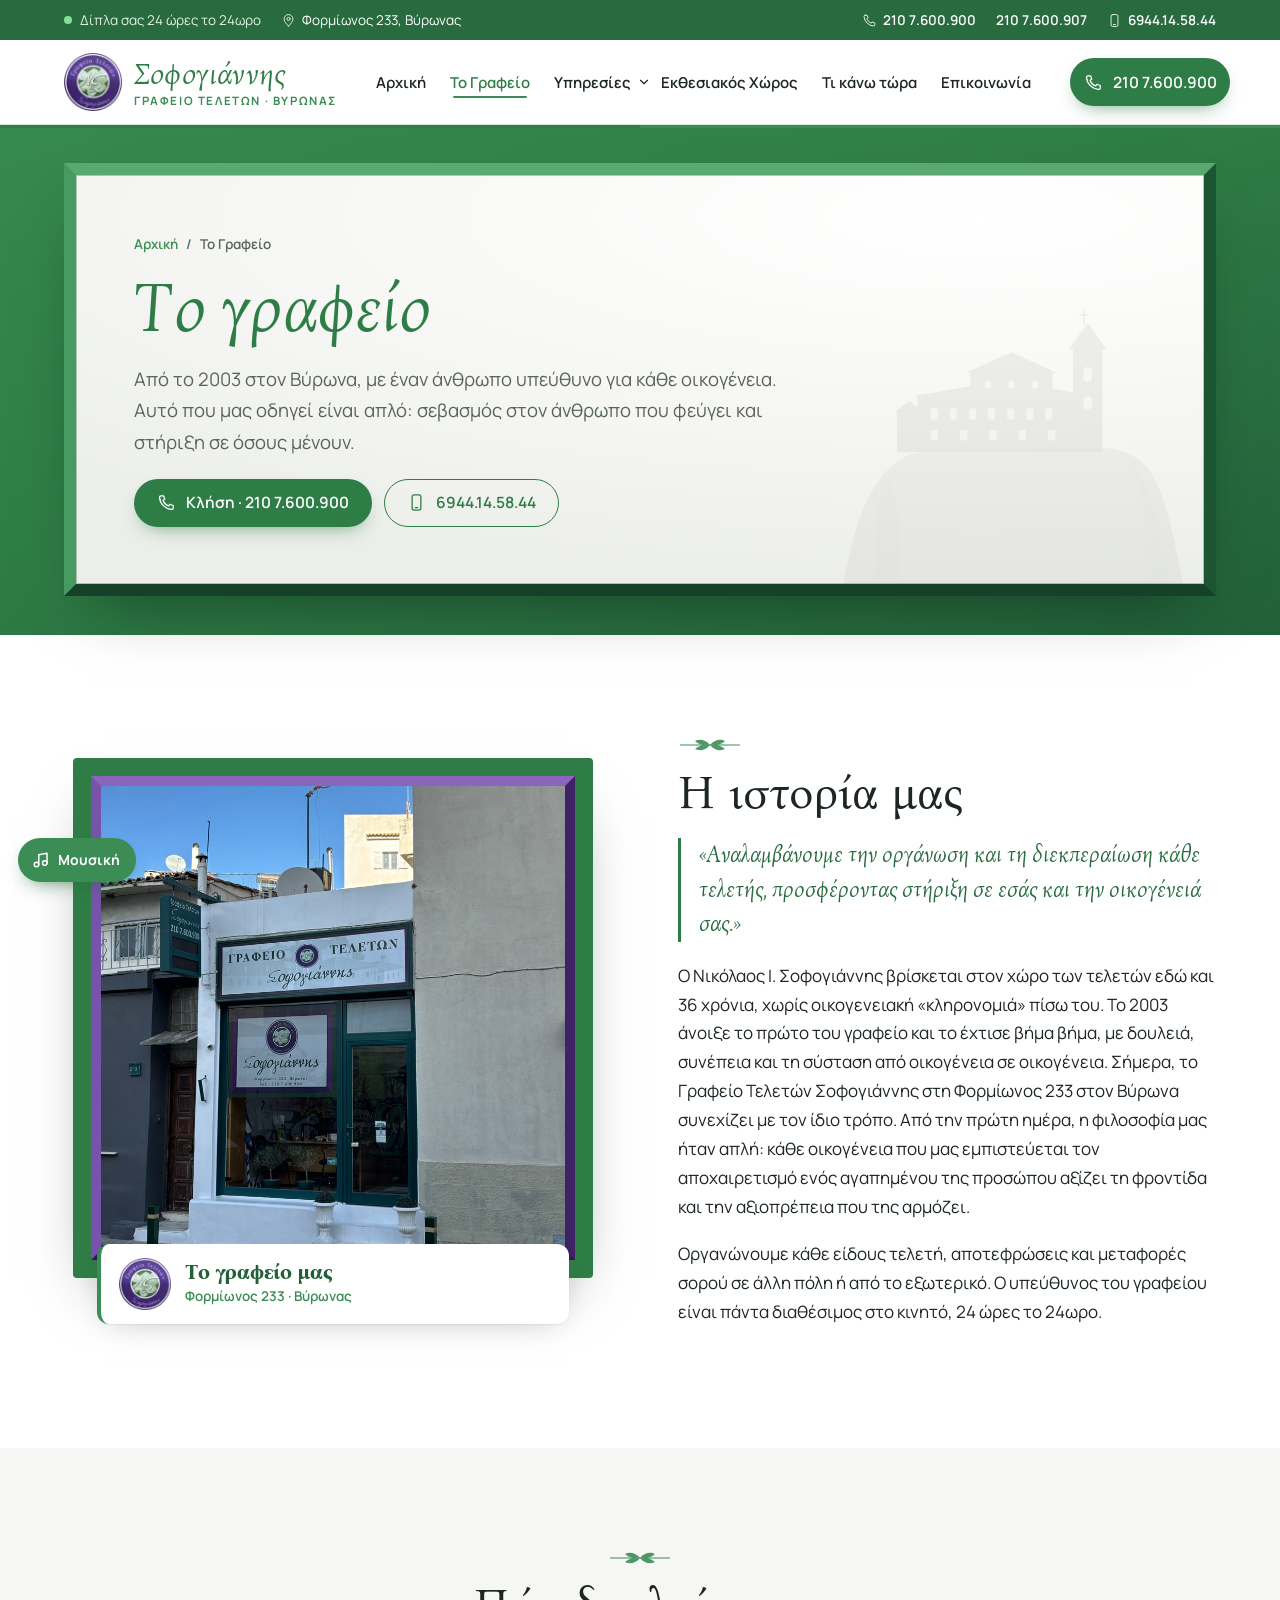
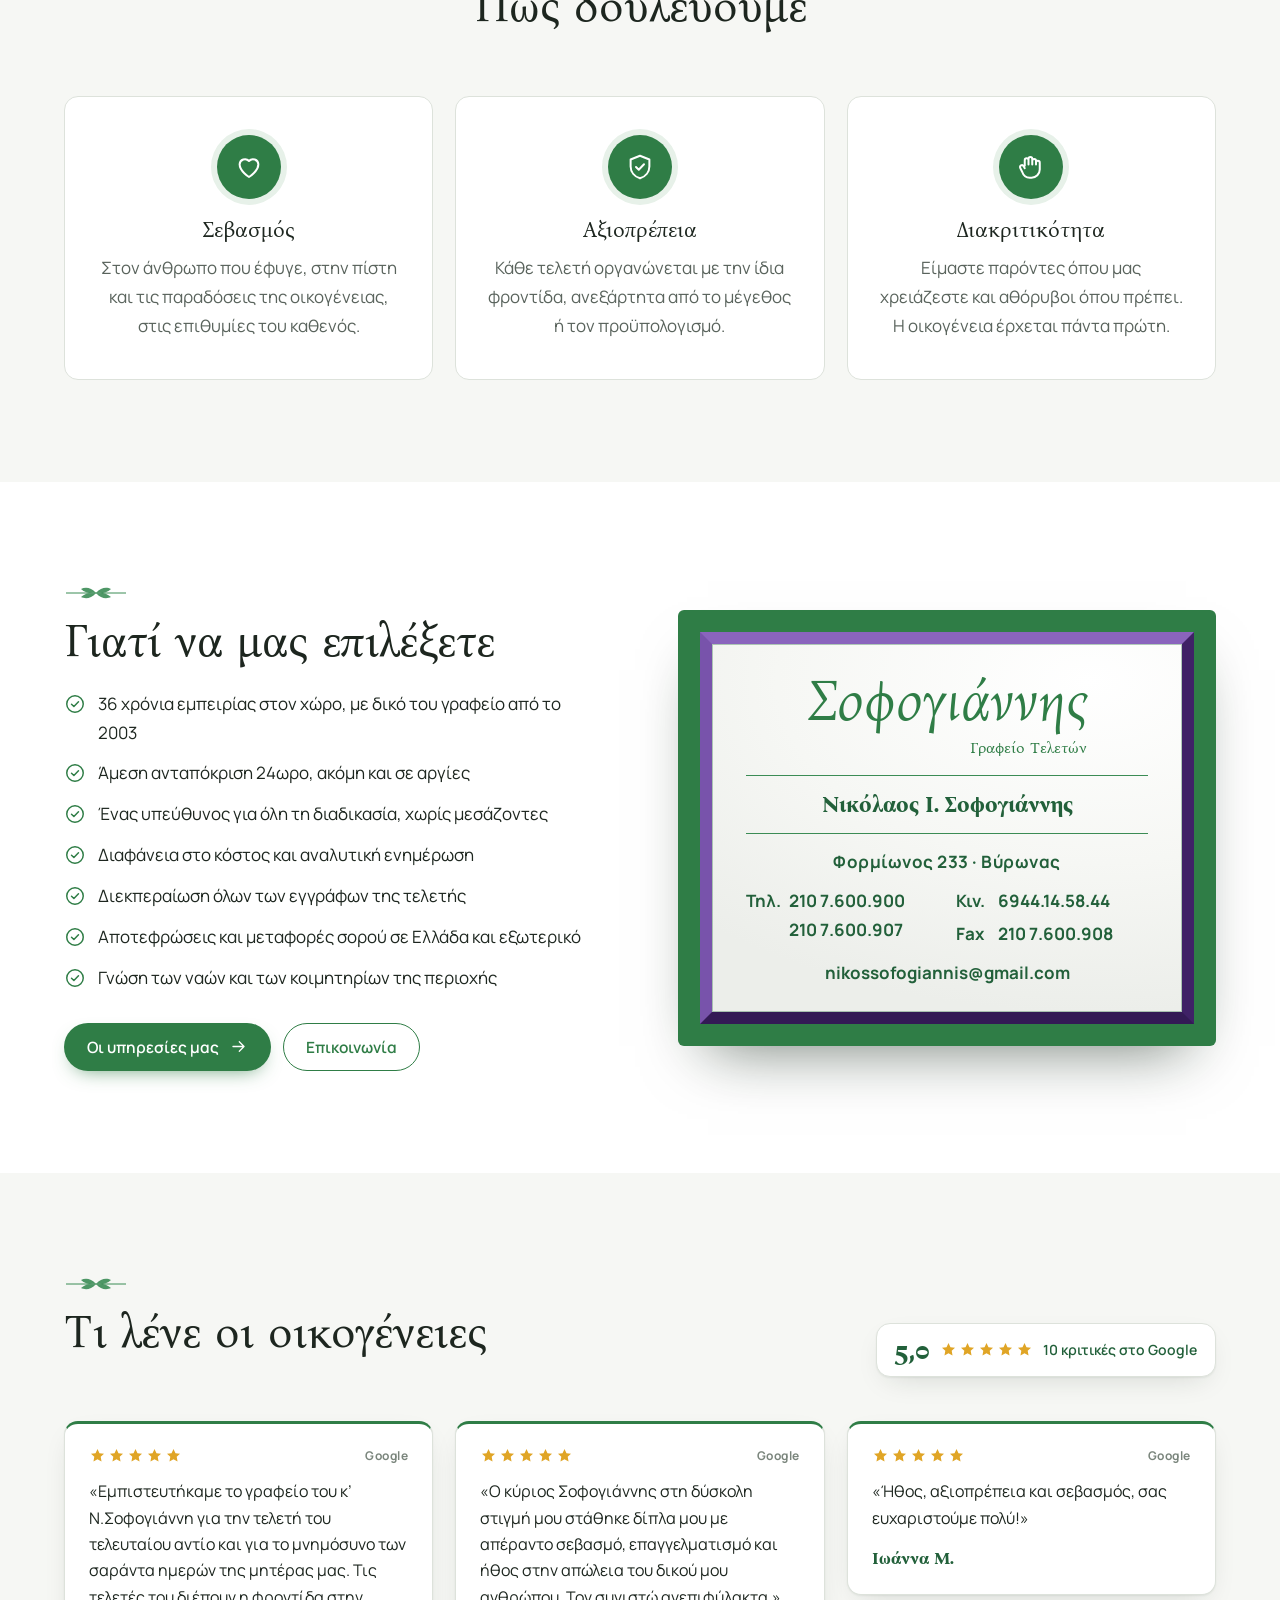
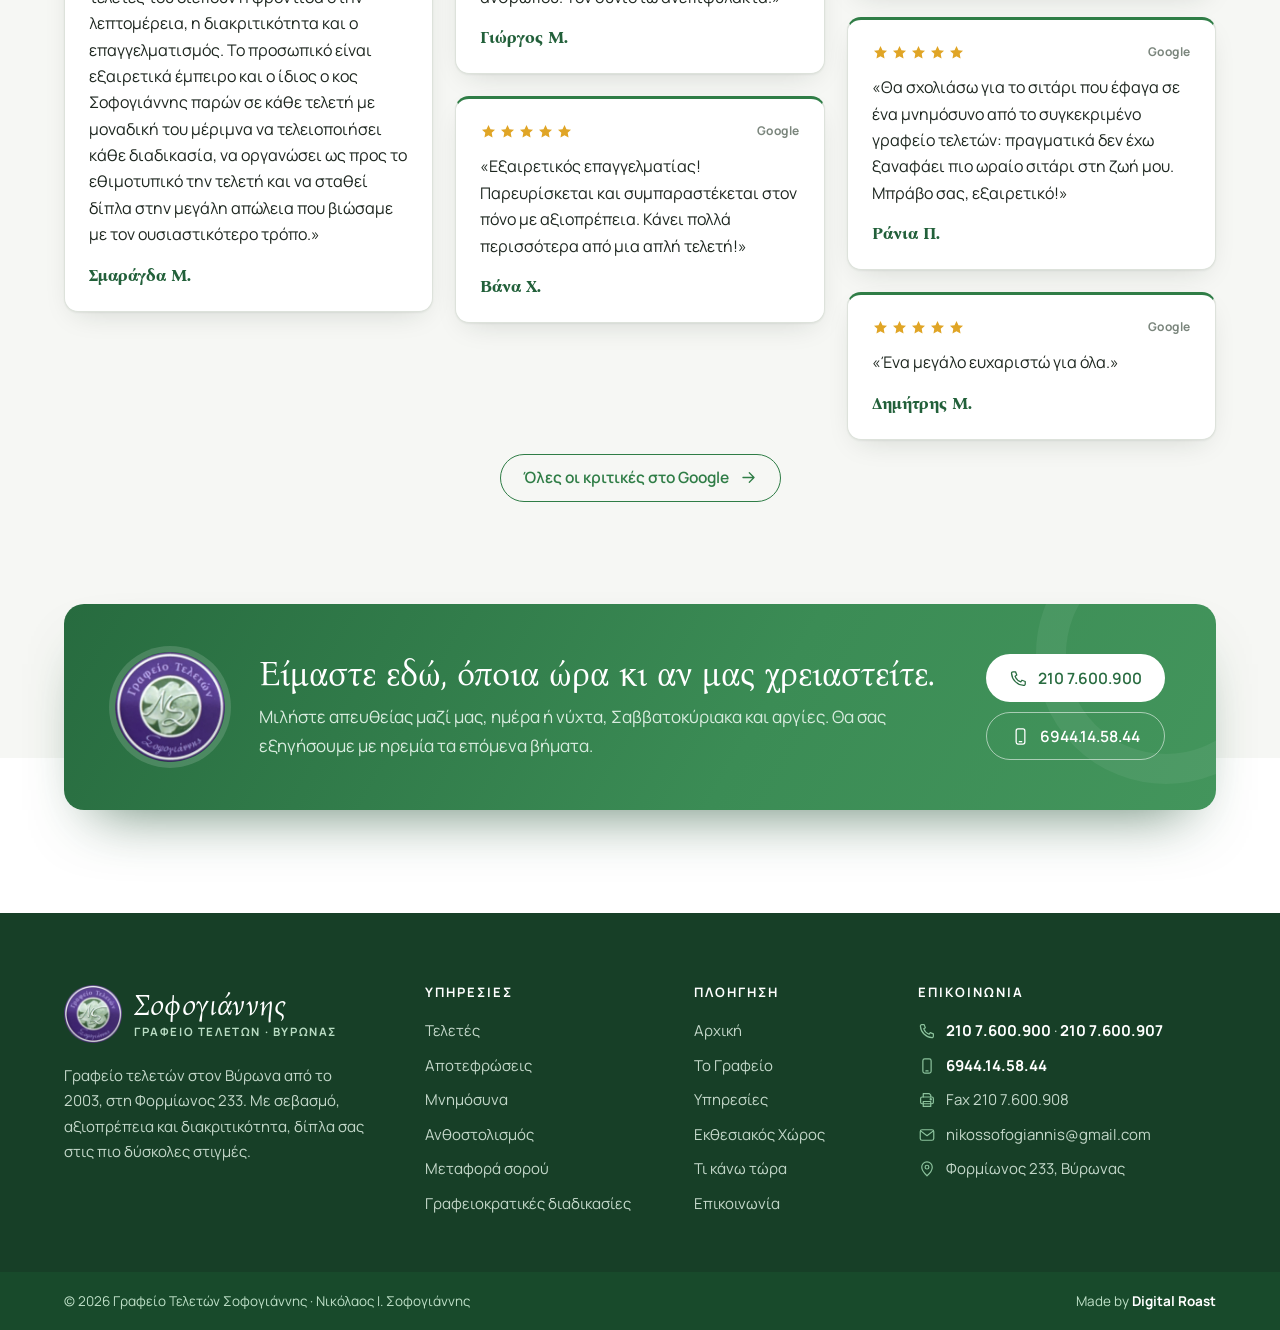
<file: to-grafeio/index.html>
<!DOCTYPE html>
<html lang="el">
<head>
  <meta charset="UTF-8">
  <meta name="viewport" content="width=device-width, initial-scale=1">
  <title>Το Γραφείο · Γραφείο Τελετών Σοφογιάννης, Βύρωνας</title>
  <meta name="description" content="Γνωρίστε το Γραφείο Τελετών Σοφογιάννης στον Βύρωνα από το 2003, Φορμίωνος 233. Υπεύθυνος ο Νικόλαος Ι. Σοφογιάννης. Με σεβασμό και διακριτικότητα, 24 ώρες το 24ωρο.">
  <meta name="robots" content="index, follow, max-image-preview:large, max-snippet:-1">
  <meta name="theme-color" content="#2f7d46">
  <link rel="canonical" href="https://teletessofogiannisvyronas.gr/to-grafeio/">
  <meta property="og:type" content="website">
  <meta property="og:locale" content="el_GR">
  <meta property="og:site_name" content="Γραφείο Τελετών Σοφογιάννης · Βύρωνας">
  <meta property="og:title" content="Το Γραφείο · Γραφείο Τελετών Σοφογιάννης, Βύρωνας">
  <meta property="og:description" content="Γνωρίστε το Γραφείο Τελετών Σοφογιάννης στον Βύρωνα από το 2003, Φορμίωνος 233. Υπεύθυνος ο Νικόλαος Ι. Σοφογιάννης. Με σεβασμό και διακριτικότητα, 24 ώρες το 24ωρο.">
  <meta property="og:url" content="https://teletessofogiannisvyronas.gr/to-grafeio/">
  <meta property="og:image" content="https://teletessofogiannisvyronas.gr/og-image.png?v=9c0b03b7">
  <meta property="og:image:width" content="1200">
  <meta property="og:image:height" content="630">
  <meta property="og:image:alt" content="Γραφείο Τελετών Σοφογιάννης · Βύρωνας">
  <meta name="twitter:card" content="summary_large_image">
  <meta name="twitter:title" content="Το Γραφείο · Γραφείο Τελετών Σοφογιάννης, Βύρωνας">
  <meta name="twitter:description" content="Γνωρίστε το Γραφείο Τελετών Σοφογιάννης στον Βύρωνα από το 2003, Φορμίωνος 233. Υπεύθυνος ο Νικόλαος Ι. Σοφογιάννης. Με σεβασμό και διακριτικότητα, 24 ώρες το 24ωρο.">
  <meta name="twitter:image" content="https://teletessofogiannisvyronas.gr/og-image.png?v=9c0b03b7">
  <meta name="format-detection" content="telephone=no">
  <link rel="icon" href="/favicon.ico?v=9c0b03b7" sizes="48x48">
  <link rel="icon" href="/favicon-96.png?v=9c0b03b7" sizes="96x96" type="image/png">
  <link rel="manifest" href="/site.webmanifest">
  <link rel="apple-touch-icon" href="/apple-touch-icon.png?v=9c0b03b7">
  <link rel="preconnect" href="https://fonts.googleapis.com">
  <link rel="preconnect" href="https://fonts.gstatic.com" crossorigin>
  <link href="https://fonts.googleapis.com/css2?family=Bona+Nova:ital,wght@0,400;0,700;1,400&family=Manrope:wght@400;500;600;700&display=swap" rel="stylesheet">
  <link rel="stylesheet" href="/css/style.css?v=ce2c2ff8">
  <script>document.documentElement.classList.add("js")</script>
  <script type="application/ld+json">
{
  "@context": "https://schema.org",
  "@graph": [
    {
      "@type": "WebSite",
      "@id": "https://teletessofogiannisvyronas.gr/#website",
      "url": "https://teletessofogiannisvyronas.gr/",
      "name": "Γραφείο Τελετών Σοφογιάννης · Βύρωνας",
      "inLanguage": "el",
      "publisher": {
        "@id": "https://teletessofogiannisvyronas.gr/#funeralhome"
      }
    },
    {
      "@type": [
        "FuneralHome",
        "LocalBusiness"
      ],
      "@id": "https://teletessofogiannisvyronas.gr/#funeralhome",
      "name": "Γραφείο Τελετών Σοφογιάννης · Βύρωνας",
      "alternateName": [
        "Γραφείο Τελετών Σοφογιάννης",
        "Σοφογιάννης Γραφείο Τελετών",
        "Γραφείο Τελετών Βύρωνας Σοφογιάννης",
        "Sofogiannis Funeral Home"
      ],
      "description": "Γραφείο τελετών στον Βύρωνα από το 2003, Φορμίωνος 233. Τελετές, αποτεφρώσεις, μνημόσυνα, ανθοστολισμός, μεταφορά σορού και διεκπεραίωση γραφειοκρατικών διαδικασιών, 24 ώρες το 24ωρο.",
      "url": "https://teletessofogiannisvyronas.gr/",
      "image": [
        "https://teletessofogiannisvyronas.gr/og-image.png",
        "https://teletessofogiannisvyronas.gr/images/prosopsi-3.jpg",
        "https://teletessofogiannisvyronas.gr/images/nikolaos-sofogiannis.jpg"
      ],
      "logo": "https://teletessofogiannisvyronas.gr/logo.png",
      "telephone": [
        "+302107600900",
        "+302107600907",
        "+306944145844"
      ],
      "faxNumber": "+302107600908",
      "email": "nikossofogiannis@gmail.com",
      "founder": {
        "@type": "Person",
        "name": "Νικόλαος Σοφογιάννης"
      },
      "foundingDate": "2003",
      "address": {
        "@type": "PostalAddress",
        "streetAddress": "Φορμίωνος 233",
        "addressLocality": "Βύρωνας",
        "addressRegion": "Αττική",
        "addressCountry": "GR"
      },
      "hasMap": "https://www.google.com/maps/search/?api=1&query=Φορμίωνος+233,+Βύρωνας",
      "contactPoint": [
        {
          "@type": "ContactPoint",
          "telephone": "+302107600900",
          "contactType": "customer service",
          "availableLanguage": [
            "el"
          ]
        },
        {
          "@type": "ContactPoint",
          "telephone": "+306944145844",
          "contactType": "emergency",
          "availableLanguage": [
            "el"
          ],
          "hoursAvailable": {
            "@type": "OpeningHoursSpecification",
            "opens": "00:00",
            "closes": "23:59",
            "dayOfWeek": [
              "Monday",
              "Tuesday",
              "Wednesday",
              "Thursday",
              "Friday",
              "Saturday",
              "Sunday"
            ]
          }
        }
      ],
      "openingHoursSpecification": {
        "@type": "OpeningHoursSpecification",
        "dayOfWeek": [
          "Monday",
          "Tuesday",
          "Wednesday",
          "Thursday",
          "Friday",
          "Saturday",
          "Sunday"
        ],
        "opens": "00:00",
        "closes": "23:59"
      },
      "areaServed": [
        {
          "@type": "Place",
          "name": "Βύρωνας"
        },
        {
          "@type": "Place",
          "name": "Καισαριανή"
        },
        {
          "@type": "Place",
          "name": "Παγκράτι"
        },
        {
          "@type": "Place",
          "name": "Υμηττός"
        },
        {
          "@type": "Place",
          "name": "Ζωγράφου"
        },
        {
          "@type": "Place",
          "name": "Ηλιούπολη"
        },
        {
          "@type": "Place",
          "name": "Δάφνη"
        },
        {
          "@type": "Place",
          "name": "Άγιος Δημήτριος"
        },
        {
          "@type": "Place",
          "name": "Νέα Σμύρνη"
        },
        {
          "@type": "Place",
          "name": "Μετς"
        },
        {
          "@type": "Place",
          "name": "Αθήνα"
        },
        {
          "@type": "AdministrativeArea",
          "name": "Αττική"
        },
        {
          "@type": "Country",
          "name": "Ελλάδα"
        }
      ],
      "hasOfferCatalog": {
        "@type": "OfferCatalog",
        "name": "Υπηρεσίες γραφείου τελετών",
        "itemListElement": [
          {
            "@type": "Offer",
            "itemOffered": {
              "@type": "Service",
              "name": "Τελετές",
              "url": "https://teletessofogiannisvyronas.gr/ypiresies/kideies/"
            }
          },
          {
            "@type": "Offer",
            "itemOffered": {
              "@type": "Service",
              "name": "Αποτεφρώσεις",
              "url": "https://teletessofogiannisvyronas.gr/ypiresies/apotefroseis/"
            }
          },
          {
            "@type": "Offer",
            "itemOffered": {
              "@type": "Service",
              "name": "Μνημόσυνα",
              "url": "https://teletessofogiannisvyronas.gr/ypiresies/mnimosyna/"
            }
          },
          {
            "@type": "Offer",
            "itemOffered": {
              "@type": "Service",
              "name": "Ανθοστολισμός",
              "url": "https://teletessofogiannisvyronas.gr/ypiresies/anthostolismos/"
            }
          },
          {
            "@type": "Offer",
            "itemOffered": {
              "@type": "Service",
              "name": "Μεταφορά σορού",
              "url": "https://teletessofogiannisvyronas.gr/ypiresies/metafora-sorou/"
            }
          },
          {
            "@type": "Offer",
            "itemOffered": {
              "@type": "Service",
              "name": "Γραφειοκρατικές διαδικασίες",
              "url": "https://teletessofogiannisvyronas.gr/ypiresies/diadikasies/"
            }
          }
        ]
      }
    },
    {
      "@type": "WebPage",
      "@id": "https://teletessofogiannisvyronas.gr/to-grafeio/#webpage",
      "url": "https://teletessofogiannisvyronas.gr/to-grafeio/",
      "name": "Το Γραφείο · Γραφείο Τελετών Σοφογιάννης, Βύρωνας",
      "description": "Γνωρίστε το Γραφείο Τελετών Σοφογιάννης στον Βύρωνα από το 2003, Φορμίωνος 233. Υπεύθυνος ο Νικόλαος Ι. Σοφογιάννης. Με σεβασμό και διακριτικότητα, 24 ώρες το 24ωρο.",
      "inLanguage": "el",
      "isPartOf": {
        "@id": "https://teletessofogiannisvyronas.gr/#website"
      },
      "about": {
        "@id": "https://teletessofogiannisvyronas.gr/#funeralhome"
      }
    },
    {
      "@type": "BreadcrumbList",
      "itemListElement": [
        {
          "@type": "ListItem",
          "position": 1,
          "name": "Αρχική",
          "item": "https://teletessofogiannisvyronas.gr/"
        },
        {
          "@type": "ListItem",
          "position": 2,
          "name": "Το Γραφείο",
          "item": "https://teletessofogiannisvyronas.gr/to-grafeio/"
        }
      ]
    },
    {
      "@type": "AboutPage",
      "url": "https://teletessofogiannisvyronas.gr/to-grafeio/",
      "mainEntity": {
        "@id": "https://teletessofogiannisvyronas.gr/#funeralhome"
      }
    }
  ]
}
  </script>
</head>
<body>
<a class="skip" href="#main">Μετάβαση στο περιεχόμενο</a>
<div class="topbar">
  <div class="wrap">
    <div class="tb-left"><span><span class="dot"></span>Δίπλα σας 24 ώρες το 24ωρο</span><a class="hide-sm" href="https://www.google.com/maps/search/?api=1&query=Φορμίωνος+233,+Βύρωνας" target="_blank" rel="noopener"><svg viewBox="0 0 24 24" fill="none" stroke="currentColor" stroke-width="1.6" stroke-linecap="round" stroke-linejoin="round" aria-hidden="true"><path d="M12 21s-7-6.2-7-11.5a7 7 0 0 1 14 0C19 14.8 12 21 12 21z"/><circle cx="12" cy="9.5" r="2.5"/></svg>Φορμίωνος 233, Βύρωνας</a></div>
    <div class="tb-right"><a href="tel:+302107600900"><svg viewBox="0 0 24 24" fill="none" stroke="currentColor" stroke-width="1.6" stroke-linecap="round" stroke-linejoin="round" aria-hidden="true"><path d="M5 3.5h3.2l1.6 4.2-2.1 1.4a11.5 11.5 0 0 0 7.2 7.2l1.4-2.1 4.2 1.6V19a1.8 1.8 0 0 1-2 1.8A16.5 16.5 0 0 1 3.2 5.5 1.8 1.8 0 0 1 5 3.5z"/></svg>210 7.600.900</a><a class="hide-sm" href="tel:+302107600907">210 7.600.907</a><a href="tel:+306944145844"><svg viewBox="0 0 24 24" fill="none" stroke="currentColor" stroke-width="1.6" stroke-linecap="round" stroke-linejoin="round" aria-hidden="true"><rect x="6.5" y="2.5" width="11" height="19" rx="2.5"/><path d="M10.5 18.5h3"/></svg>6944.14.58.44</a></div>
  </div>
</div>
<header class="site-header">
  <div class="wrap">
    <a class="brand" href="/" aria-label="Γραφείο Τελετών Σοφογιάννης · Βύρωνας, αρχική σελίδα">
        <img class="brand-mark" src="/images/logo-emblem.webp?v=9c0b03b7" alt="" width="58" height="58">
        <span class="brand-text"><span class="brand-name">Σοφογιάννης</span><span class="brand-sub">Γραφείο Τελετών · Βύρωνας</span></span>
      </a>
    <nav class="nav" aria-label="Κύρια πλοήγηση">
      <a href="/">Αρχική</a><a href="/to-grafeio/" aria-current="page">Το Γραφείο</a><div class="dd">
          <button type="button" aria-expanded="false" aria-haspopup="true">Υπηρεσίες <svg viewBox="0 0 24 24" fill="none" stroke="currentColor" stroke-width="2" stroke-linecap="round" stroke-linejoin="round" aria-hidden="true"><path d="m6 9 6 6 6-6"/></svg></button>
          <div class="dd-menu"><a href="/ypiresies/kideies/"><span class="ic"><svg viewBox="0 0 24 24" fill="none" stroke="currentColor" stroke-width="1.6" stroke-linecap="round" stroke-linejoin="round" aria-hidden="true"><path d="M12 2.8v18.4M7.2 8h9.6"/><path d="M8.5 21.2h7"/></svg></span><span><strong>Τελετές</strong><small>Οργάνωση τελετής από την αρχή ως το τέλος</small></span></a><a href="/ypiresies/apotefroseis/"><span class="ic"><svg viewBox="0 0 24 24" fill="none" stroke="currentColor" stroke-width="1.6" stroke-linecap="round" stroke-linejoin="round" aria-hidden="true"><path d="M9 3.5h6M10 3.5v2.2c0 .6-.4 1-.9 1.3C6.8 8.4 5.5 10.6 5.5 13.2c0 3.4 2.4 6 5.2 6.8h2.6c2.8-.8 5.2-3.4 5.2-6.8 0-2.6-1.3-4.8-3.6-6.2-.5-.3-.9-.7-.9-1.3V3.5"/><path d="M8.5 20.5h7M7 12h10"/></svg></span><span><strong>Αποτεφρώσεις</strong><small>Οργάνωση αποτέφρωσης & τεφροδόχοι</small></span></a><a href="/ypiresies/mnimosyna/"><span class="ic"><svg viewBox="0 0 24 24" fill="none" stroke="currentColor" stroke-width="1.6" stroke-linecap="round" stroke-linejoin="round" aria-hidden="true"><path d="M12 2.5c1.5 1.8 2.3 3 2.3 4.2a2.3 2.3 0 0 1-4.6 0c0-1.2.8-2.4 2.3-4.2z"/><rect x="9" y="10.5" width="6" height="11" rx="1"/><path d="M6.5 21.5h11"/></svg></span><span><strong>Μνημόσυνα</strong><small>Τρισάγια, 40ήμερα, ετήσια μνημόσυνα</small></span></a><a href="/ypiresies/anthostolismos/"><span class="ic"><svg viewBox="0 0 24 24" fill="none" stroke="currentColor" stroke-width="1.6" stroke-linecap="round" stroke-linejoin="round" aria-hidden="true"><circle cx="12" cy="9" r="2.2"/><path d="M12 6.8c0-2.4 1.6-3.8 1.6-3.8s1.9 1.6 1.2 3.9M14.2 9c2.2-.8 4.2.2 4.2.2s-.6 2.4-3 2.6M13.6 11c1.4 1.9 1 4 1 4s-2.4-.3-3-2.6M10.4 11c-1.4 1.9-1 4-1 4M9.8 9c-2.2-.8-4.2.2-4.2.2s.6 2.4 3 2.6M12 6.8C12 4.4 10.4 3 10.4 3s-1.9 1.6-1.2 3.9"/><path d="M12 11.2V21"/></svg></span><span><strong>Ανθοστολισμός</strong><small>Στολισμός ναού, φερέτρου & στεφάνια</small></span></a><a href="/ypiresies/metafora-sorou/"><span class="ic"><svg viewBox="0 0 24 24" fill="none" stroke="currentColor" stroke-width="1.6" stroke-linecap="round" stroke-linejoin="round" aria-hidden="true"><path d="M21 4.5 3.5 11.2l6 2.3 2.3 6L21 4.5z"/><path d="m9.5 13.5 4.2-4.2"/></svg></span><span><strong>Μεταφορά σορού</strong><small>Σε όλη την Ελλάδα & επαναπατρισμός</small></span></a><a href="/ypiresies/diadikasies/"><span class="ic"><svg viewBox="0 0 24 24" fill="none" stroke="currentColor" stroke-width="1.6" stroke-linecap="round" stroke-linejoin="round" aria-hidden="true"><path d="M14 3H7a2 2 0 0 0-2 2v14a2 2 0 0 0 2 2h10a2 2 0 0 0 2-2V8z"/><path d="M14 3v5h5M8.5 13h7M8.5 16.5h5"/></svg></span><span><strong>Γραφειοκρατικές διαδικασίες</strong><small>Δικαιολογητικά, ληξιαρχείο, ασφαλιστικά</small></span></a><a class="all" href="/ypiresies/">Όλες οι υπηρεσίες <svg viewBox="0 0 24 24" fill="none" stroke="currentColor" stroke-width="1.6" stroke-linecap="round" stroke-linejoin="round" aria-hidden="true"><path d="M5 12h14M13 6l6 6-6 6"/></svg></a></div>
        </div><a href="/ekthesiakos-xoros/">Εκθεσιακός Χώρος</a><a href="/ti-kano-tora/">Τι κάνω τώρα</a><a href="/epikoinonia/">Επικοινωνία</a>
    </nav>
    <div class="header-cta">
      <a class="btn btn-primary" href="tel:+302107600900"><svg viewBox="0 0 24 24" fill="none" stroke="currentColor" stroke-width="1.6" stroke-linecap="round" stroke-linejoin="round" aria-hidden="true"><path d="M5 3.5h3.2l1.6 4.2-2.1 1.4a11.5 11.5 0 0 0 7.2 7.2l1.4-2.1 4.2 1.6V19a1.8 1.8 0 0 1-2 1.8A16.5 16.5 0 0 1 3.2 5.5 1.8 1.8 0 0 1 5 3.5z"/></svg><span>210 7.600.900</span></a>
      <button class="menu-toggle" type="button" aria-label="Μενού" aria-expanded="false" aria-controls="mobile-nav"><span></span></button>
    </div>
  </div>
</header>
<nav class="mobile-nav" id="mobile-nav" aria-label="Πλοήγηση κινητού">
  <a href="/">Αρχική</a><a href="/to-grafeio/">Το Γραφείο</a><a href="/ypiresies/">Υπηρεσίες</a><div class="sub"><a href="/ypiresies/kideies/">Τελετές</a><a href="/ypiresies/apotefroseis/">Αποτεφρώσεις</a><a href="/ypiresies/mnimosyna/">Μνημόσυνα</a><a href="/ypiresies/anthostolismos/">Ανθοστολισμός</a><a href="/ypiresies/metafora-sorou/">Μεταφορά σορού</a><a href="/ypiresies/diadikasies/">Γραφειοκρατικές διαδικασίες</a></div><a href="/ekthesiakos-xoros/">Εκθεσιακός Χώρος</a><a href="/ti-kano-tora/">Τι κάνω τώρα</a><a href="/epikoinonia/">Επικοινωνία</a>
  <div class="m-contact">
    <a class="btn btn-primary" href="tel:+302107600900"><svg viewBox="0 0 24 24" fill="none" stroke="currentColor" stroke-width="1.6" stroke-linecap="round" stroke-linejoin="round" aria-hidden="true"><path d="M5 3.5h3.2l1.6 4.2-2.1 1.4a11.5 11.5 0 0 0 7.2 7.2l1.4-2.1 4.2 1.6V19a1.8 1.8 0 0 1-2 1.8A16.5 16.5 0 0 1 3.2 5.5 1.8 1.8 0 0 1 5 3.5z"/></svg>Κλήση 210 7.600.900</a>
    <a class="btn btn-ghost" href="tel:+306944145844"><svg viewBox="0 0 24 24" fill="none" stroke="currentColor" stroke-width="1.6" stroke-linecap="round" stroke-linejoin="round" aria-hidden="true"><rect x="6.5" y="2.5" width="11" height="19" rx="2.5"/><path d="M10.5 18.5h3"/></svg>Κινητό 6944.14.58.44</a>
  </div>
</nav>
<main id="main">
<section class="page-hero">
  <div class="wrap">
    <div class="bevel">
      <div class="panel">
        <img class="panel-art" src="/images/monastery.svg" alt="" aria-hidden="true">
        <nav class="breadcrumbs" aria-label="Διαδρομή"><a href="/">Αρχική</a><span aria-hidden="true">/</span><span aria-current="page">Το Γραφείο</span></nav>
        <h1>Το γραφείο</h1>
        <p class="lead">Από το 2003 στον Βύρωνα, με έναν άνθρωπο υπεύθυνο για κάθε οικογένεια. Αυτό που μας οδηγεί είναι απλό: σεβασμός στον άνθρωπο που φεύγει και στήριξη σε όσους μένουν.</p>
        <div class="hero-actions">
        <a class="btn btn-primary" href="tel:+302107600900"><svg viewBox="0 0 24 24" fill="none" stroke="currentColor" stroke-width="1.6" stroke-linecap="round" stroke-linejoin="round" aria-hidden="true"><path d="M5 3.5h3.2l1.6 4.2-2.1 1.4a11.5 11.5 0 0 0 7.2 7.2l1.4-2.1 4.2 1.6V19a1.8 1.8 0 0 1-2 1.8A16.5 16.5 0 0 1 3.2 5.5 1.8 1.8 0 0 1 5 3.5z"/></svg>Κλήση · 210 7.600.900</a>
        <a class="btn btn-ghost" href="tel:+306944145844"><svg viewBox="0 0 24 24" fill="none" stroke="currentColor" stroke-width="1.6" stroke-linecap="round" stroke-linejoin="round" aria-hidden="true"><rect x="6.5" y="2.5" width="11" height="19" rx="2.5"/><path d="M10.5 18.5h3"/></svg>6944.14.58.44</a>
      </div>
      </div>
    </div>
  </div>
</section>

<section class="section">
  <div class="wrap split">
    <figure class="portrait">
      <div class="portrait-frame"><img src="/images/prosopsi-3.jpg" alt="Η πρόσοψη του Γραφείου Τελετών Σοφογιάννης στη Φορμίωνος 233, Βύρωνας" width="900" height="1200" loading="lazy" decoding="async" style="object-position:center 60%"></div>
      <figcaption><img src="/images/logo-emblem.webp?v=9c0b03b7" alt="" width="56" height="56"><span><strong>Το γραφείο μας</strong><small>Φορμίωνος 233 · Βύρωνας</small></span></figcaption>
    </figure>
    <div>
      <div class="sec-title"><svg class="leaf" viewBox="0 0 64 16" aria-hidden="true"><path d="M2 8h60" stroke="currentColor" stroke-width="1"/><path d="M32 8c-5-6-11-6-15-4 4 4 10 5 15 4zM32 8c5-6 11-6 15-4-4 4-10 5-15 4zM32 8c-5 6-11 6-15 4 4-4 10-5 15-4zM32 8c5 6 11 6 15 4-4-4-10-5-15-4z" fill="currentColor" opacity=".9"/></svg><h2>Η ιστορία μας</h2></div>
      <p class="quote">«Αναλαμβάνουμε την οργάνωση και τη διεκπεραίωση κάθε τελετής, προσφέροντας στήριξη σε εσάς και την οικογένειά σας.»</p>
      <p>Ο Νικόλαος Ι. Σοφογιάννης βρίσκεται στον χώρο των τελετών εδώ και 36 χρόνια, χωρίς οικογενειακή «κληρονομιά» πίσω του. Το 2003 άνοιξε το πρώτο του γραφείο και το έχτισε βήμα βήμα, με δουλειά, συνέπεια και τη σύσταση από οικογένεια σε οικογένεια. Σήμερα, το Γραφείο Τελετών Σοφογιάννης στη Φορμίωνος 233 στον Βύρωνα συνεχίζει με τον ίδιο τρόπο. Από την πρώτη ημέρα, η φιλοσοφία μας ήταν απλή: κάθε οικογένεια που μας εμπιστεύεται τον αποχαιρετισμό ενός αγαπημένου της προσώπου αξίζει τη φροντίδα και την αξιοπρέπεια που της αρμόζει.</p>
      <p>Οργανώνουμε κάθε είδους τελετή, αποτεφρώσεις και μεταφορές σορού σε άλλη πόλη ή από το εξωτερικό. Ο υπεύθυνος του γραφείου είναι πάντα διαθέσιμος στο κινητό, 24 ώρες το 24ωρο.</p>
    </div>
  </div>
</section>

<section class="section alt">
  <div class="wrap">
    <div class="section-head center">
      <div class="sec-title center"><svg class="leaf" viewBox="0 0 64 16" aria-hidden="true"><path d="M2 8h60" stroke="currentColor" stroke-width="1"/><path d="M32 8c-5-6-11-6-15-4 4 4 10 5 15 4zM32 8c5-6 11-6 15-4-4 4-10 5-15 4zM32 8c-5 6-11 6-15 4 4-4 10-5 15-4zM32 8c5 6 11 6 15 4-4-4-10-5-15-4z" fill="currentColor" opacity=".9"/></svg><h2>Πώς δουλεύουμε</h2></div>
    </div>
    <div class="values">
      <div class="value"><span class="ic"><svg viewBox="0 0 24 24" fill="none" stroke="currentColor" stroke-width="1.6" stroke-linecap="round" stroke-linejoin="round" aria-hidden="true"><path d="M12 20s-7.5-4.6-7.5-10.2A4.3 4.3 0 0 1 12 7.2a4.3 4.3 0 0 1 7.5 2.6C19.5 15.4 12 20 12 20z"/></svg></span><h3>Σεβασμός</h3><p>Στον άνθρωπο που έφυγε, στην πίστη και τις παραδόσεις της οικογένειας, στις επιθυμίες του καθενός.</p></div>
      <div class="value"><span class="ic"><svg viewBox="0 0 24 24" fill="none" stroke="currentColor" stroke-width="1.6" stroke-linecap="round" stroke-linejoin="round" aria-hidden="true"><path d="M12 3 4.5 6v5.5c0 4.6 3.2 8.2 7.5 9.5 4.3-1.3 7.5-4.9 7.5-9.5V6z"/><path d="m8.8 12 2.2 2.2 4.2-4.4"/></svg></span><h3>Αξιοπρέπεια</h3><p>Κάθε τελετή οργανώνεται με την ίδια φροντίδα, ανεξάρτητα από το μέγεθος ή τον προϋπολογισμό.</p></div>
      <div class="value"><span class="ic"><svg viewBox="0 0 24 24" fill="none" stroke="currentColor" stroke-width="1.6" stroke-linecap="round" stroke-linejoin="round" aria-hidden="true"><path d="M7 11V6.5a1.5 1.5 0 0 1 3 0V10m0-3.5v-1a1.5 1.5 0 0 1 3 0V10m0-3a1.5 1.5 0 0 1 3 0v3m0-1.5a1.5 1.5 0 0 1 3 0v5.5a6.5 6.5 0 0 1-6.5 6.5h-1A6.5 6.5 0 0 1 5 16l-1.6-3.2a1.5 1.5 0 0 1 2.6-1.5L7 13"/></svg></span><h3>Διακριτικότητα</h3><p>Είμαστε παρόντες όπου μας χρειάζεστε και αθόρυβοι όπου πρέπει. Η οικογένεια έρχεται πάντα πρώτη.</p></div>
    </div>
  </div>
</section>

<section class="section">
  <div class="wrap split">
    <div>
      <div class="sec-title"><svg class="leaf" viewBox="0 0 64 16" aria-hidden="true"><path d="M2 8h60" stroke="currentColor" stroke-width="1"/><path d="M32 8c-5-6-11-6-15-4 4 4 10 5 15 4zM32 8c5-6 11-6 15-4-4 4-10 5-15 4zM32 8c-5 6-11 6-15 4 4-4 10-5 15-4zM32 8c5 6 11 6 15 4-4-4-10-5-15-4z" fill="currentColor" opacity=".9"/></svg><h2>Γιατί να μας επιλέξετε</h2></div>
      <ul class="check-list"><li><svg viewBox="0 0 24 24" fill="none" stroke="currentColor" stroke-width="1.6" stroke-linecap="round" stroke-linejoin="round" aria-hidden="true"><circle cx="12" cy="12" r="9"/><path d="m8.2 12.2 2.6 2.6 5-5.2"/></svg><span>36 χρόνια εμπειρίας στον χώρο, με δικό του γραφείο από το 2003</span></li><li><svg viewBox="0 0 24 24" fill="none" stroke="currentColor" stroke-width="1.6" stroke-linecap="round" stroke-linejoin="round" aria-hidden="true"><circle cx="12" cy="12" r="9"/><path d="m8.2 12.2 2.6 2.6 5-5.2"/></svg><span>Άμεση ανταπόκριση 24ωρο, ακόμη και σε αργίες</span></li><li><svg viewBox="0 0 24 24" fill="none" stroke="currentColor" stroke-width="1.6" stroke-linecap="round" stroke-linejoin="round" aria-hidden="true"><circle cx="12" cy="12" r="9"/><path d="m8.2 12.2 2.6 2.6 5-5.2"/></svg><span>Ένας υπεύθυνος για όλη τη διαδικασία, χωρίς μεσάζοντες</span></li><li><svg viewBox="0 0 24 24" fill="none" stroke="currentColor" stroke-width="1.6" stroke-linecap="round" stroke-linejoin="round" aria-hidden="true"><circle cx="12" cy="12" r="9"/><path d="m8.2 12.2 2.6 2.6 5-5.2"/></svg><span>Διαφάνεια στο κόστος και αναλυτική ενημέρωση</span></li><li><svg viewBox="0 0 24 24" fill="none" stroke="currentColor" stroke-width="1.6" stroke-linecap="round" stroke-linejoin="round" aria-hidden="true"><circle cx="12" cy="12" r="9"/><path d="m8.2 12.2 2.6 2.6 5-5.2"/></svg><span>Διεκπεραίωση όλων των εγγράφων της τελετής</span></li><li><svg viewBox="0 0 24 24" fill="none" stroke="currentColor" stroke-width="1.6" stroke-linecap="round" stroke-linejoin="round" aria-hidden="true"><circle cx="12" cy="12" r="9"/><path d="m8.2 12.2 2.6 2.6 5-5.2"/></svg><span>Αποτεφρώσεις και μεταφορές σορού σε Ελλάδα και εξωτερικό</span></li><li><svg viewBox="0 0 24 24" fill="none" stroke="currentColor" stroke-width="1.6" stroke-linecap="round" stroke-linejoin="round" aria-hidden="true"><circle cx="12" cy="12" r="9"/><path d="m8.2 12.2 2.6 2.6 5-5.2"/></svg><span>Γνώση των ναών και των κοιμητηρίων της περιοχής</span></li></ul>
      <div class="hero-actions">
        <a class="btn btn-primary" href="/ypiresies/">Οι υπηρεσίες μας <svg viewBox="0 0 24 24" fill="none" stroke="currentColor" stroke-width="1.6" stroke-linecap="round" stroke-linejoin="round" aria-hidden="true"><path d="M5 12h14M13 6l6 6-6 6"/></svg></a>
        <a class="btn btn-ghost" href="/epikoinonia/">Επικοινωνία</a>
      </div>
    </div>
    <div class="bizcard" aria-label="Στοιχεία επικοινωνίας">
      <div class="bevel">
        <div class="panel">
          <p class="bc-name">Σοφογιάννης</p>
          <p class="bc-sub">Γραφείο Τελετών</p>
          <p class="bc-owner">Νικόλαος Ι. Σοφογιάννης</p>
          <a class="bc-addr" href="https://www.google.com/maps/search/?api=1&query=Φορμίωνος+233,+Βύρωνας" target="_blank" rel="noopener">Φορμίωνος 233 · Βύρωνας</a>
          <dl class="bc-grid">
            <div><dt>Τηλ.</dt><dd><a href="tel:+302107600900">210 7.600.900</a><a href="tel:+302107600907">210 7.600.907</a></dd></div>
            <div><dt>Κιν.</dt><dd><a href="tel:+306944145844">6944.14.58.44</a></dd></div>
            <div><dt>Fax</dt><dd><span>210 7.600.908</span></dd></div>
          </dl>
          <a class="bc-mail" href="mailto:nikossofogiannis@gmail.com">nikossofogiannis@gmail.com</a>
        </div>
      </div>
    </div>
  </div>
</section>

<section class="section alt reviews" aria-label="Κριτικές">
  <div class="wrap">
    <div class="section-head">
      <div class="sec-title"><svg class="leaf" viewBox="0 0 64 16" aria-hidden="true"><path d="M2 8h60" stroke="currentColor" stroke-width="1"/><path d="M32 8c-5-6-11-6-15-4 4 4 10 5 15 4zM32 8c5-6 11-6 15-4-4 4-10 5-15 4zM32 8c-5 6-11 6-15 4 4-4 10-5 15-4zM32 8c5 6 11 6 15 4-4-4-10-5-15-4z" fill="currentColor" opacity=".9"/></svg><h2>Τι λένε οι οικογένειες</h2></div>
      <a class="rating-badge" href="https://www.google.com/maps?cid=13828754438006141093" target="_blank" rel="noopener"><strong>5,0</strong><span class="stars" aria-label="5 στα 5 αστέρια"><svg viewBox="0 0 24 24" aria-hidden="true"><path fill="currentColor" d="M12 2.8l2.8 5.9 6.4.8-4.7 4.4 1.2 6.4L12 17.2l-5.7 3.1 1.2-6.4-4.7-4.4 6.4-.8z"/></svg><svg viewBox="0 0 24 24" aria-hidden="true"><path fill="currentColor" d="M12 2.8l2.8 5.9 6.4.8-4.7 4.4 1.2 6.4L12 17.2l-5.7 3.1 1.2-6.4-4.7-4.4 6.4-.8z"/></svg><svg viewBox="0 0 24 24" aria-hidden="true"><path fill="currentColor" d="M12 2.8l2.8 5.9 6.4.8-4.7 4.4 1.2 6.4L12 17.2l-5.7 3.1 1.2-6.4-4.7-4.4 6.4-.8z"/></svg><svg viewBox="0 0 24 24" aria-hidden="true"><path fill="currentColor" d="M12 2.8l2.8 5.9 6.4.8-4.7 4.4 1.2 6.4L12 17.2l-5.7 3.1 1.2-6.4-4.7-4.4 6.4-.8z"/></svg><svg viewBox="0 0 24 24" aria-hidden="true"><path fill="currentColor" d="M12 2.8l2.8 5.9 6.4.8-4.7 4.4 1.2 6.4L12 17.2l-5.7 3.1 1.2-6.4-4.7-4.4 6.4-.8z"/></svg></span><span>10 κριτικές στο Google</span></a>
    </div>
    <div class="review-grid">
      <figure class="review"><div class="review-top"><span class="stars" aria-label="5 στα 5 αστέρια"><svg viewBox="0 0 24 24" aria-hidden="true"><path fill="currentColor" d="M12 2.8l2.8 5.9 6.4.8-4.7 4.4 1.2 6.4L12 17.2l-5.7 3.1 1.2-6.4-4.7-4.4 6.4-.8z"/></svg><svg viewBox="0 0 24 24" aria-hidden="true"><path fill="currentColor" d="M12 2.8l2.8 5.9 6.4.8-4.7 4.4 1.2 6.4L12 17.2l-5.7 3.1 1.2-6.4-4.7-4.4 6.4-.8z"/></svg><svg viewBox="0 0 24 24" aria-hidden="true"><path fill="currentColor" d="M12 2.8l2.8 5.9 6.4.8-4.7 4.4 1.2 6.4L12 17.2l-5.7 3.1 1.2-6.4-4.7-4.4 6.4-.8z"/></svg><svg viewBox="0 0 24 24" aria-hidden="true"><path fill="currentColor" d="M12 2.8l2.8 5.9 6.4.8-4.7 4.4 1.2 6.4L12 17.2l-5.7 3.1 1.2-6.4-4.7-4.4 6.4-.8z"/></svg><svg viewBox="0 0 24 24" aria-hidden="true"><path fill="currentColor" d="M12 2.8l2.8 5.9 6.4.8-4.7 4.4 1.2 6.4L12 17.2l-5.7 3.1 1.2-6.4-4.7-4.4 6.4-.8z"/></svg></span><span class="g">Google</span></div><blockquote>«Εμπιστευτήκαμε το γραφείο του κ’ Ν.Σοφογιάννη για την τελετή του τελευταίου αντίο και για το μνημόσυνο των σαράντα ημερών της μητέρας μας. Τις τελετές του διέπουν η φροντίδα στην λεπτομέρεια, η διακριτικότητα και ο επαγγελματισμός. Το προσωπικό είναι εξαιρετικά έμπειρο και ο ίδιος ο κος Σοφογιάννης παρών σε κάθε τελετή με μοναδική του μέριμνα να τελειοποιήσει κάθε διαδικασία, να οργανώσει ως προς το εθιμοτυπικό την τελετή και να σταθεί δίπλα στην μεγάλη απώλεια που βιώσαμε με τον ουσιαστικότερο τρόπο.»</blockquote><figcaption>Σμαράγδα Μ.</figcaption></figure>
      <figure class="review"><div class="review-top"><span class="stars" aria-label="5 στα 5 αστέρια"><svg viewBox="0 0 24 24" aria-hidden="true"><path fill="currentColor" d="M12 2.8l2.8 5.9 6.4.8-4.7 4.4 1.2 6.4L12 17.2l-5.7 3.1 1.2-6.4-4.7-4.4 6.4-.8z"/></svg><svg viewBox="0 0 24 24" aria-hidden="true"><path fill="currentColor" d="M12 2.8l2.8 5.9 6.4.8-4.7 4.4 1.2 6.4L12 17.2l-5.7 3.1 1.2-6.4-4.7-4.4 6.4-.8z"/></svg><svg viewBox="0 0 24 24" aria-hidden="true"><path fill="currentColor" d="M12 2.8l2.8 5.9 6.4.8-4.7 4.4 1.2 6.4L12 17.2l-5.7 3.1 1.2-6.4-4.7-4.4 6.4-.8z"/></svg><svg viewBox="0 0 24 24" aria-hidden="true"><path fill="currentColor" d="M12 2.8l2.8 5.9 6.4.8-4.7 4.4 1.2 6.4L12 17.2l-5.7 3.1 1.2-6.4-4.7-4.4 6.4-.8z"/></svg><svg viewBox="0 0 24 24" aria-hidden="true"><path fill="currentColor" d="M12 2.8l2.8 5.9 6.4.8-4.7 4.4 1.2 6.4L12 17.2l-5.7 3.1 1.2-6.4-4.7-4.4 6.4-.8z"/></svg></span><span class="g">Google</span></div><blockquote>«Ο κύριος Σοφογιάννης στη δύσκολη στιγμή μου στάθηκε δίπλα μου με απέραντο σεβασμό, επαγγελματισμό και ήθος στην απώλεια του δικού μου ανθρώπου. Τον συνιστώ ανεπιφύλακτα.»</blockquote><figcaption>Γιώργος Μ.</figcaption></figure>
      <figure class="review"><div class="review-top"><span class="stars" aria-label="5 στα 5 αστέρια"><svg viewBox="0 0 24 24" aria-hidden="true"><path fill="currentColor" d="M12 2.8l2.8 5.9 6.4.8-4.7 4.4 1.2 6.4L12 17.2l-5.7 3.1 1.2-6.4-4.7-4.4 6.4-.8z"/></svg><svg viewBox="0 0 24 24" aria-hidden="true"><path fill="currentColor" d="M12 2.8l2.8 5.9 6.4.8-4.7 4.4 1.2 6.4L12 17.2l-5.7 3.1 1.2-6.4-4.7-4.4 6.4-.8z"/></svg><svg viewBox="0 0 24 24" aria-hidden="true"><path fill="currentColor" d="M12 2.8l2.8 5.9 6.4.8-4.7 4.4 1.2 6.4L12 17.2l-5.7 3.1 1.2-6.4-4.7-4.4 6.4-.8z"/></svg><svg viewBox="0 0 24 24" aria-hidden="true"><path fill="currentColor" d="M12 2.8l2.8 5.9 6.4.8-4.7 4.4 1.2 6.4L12 17.2l-5.7 3.1 1.2-6.4-4.7-4.4 6.4-.8z"/></svg><svg viewBox="0 0 24 24" aria-hidden="true"><path fill="currentColor" d="M12 2.8l2.8 5.9 6.4.8-4.7 4.4 1.2 6.4L12 17.2l-5.7 3.1 1.2-6.4-4.7-4.4 6.4-.8z"/></svg></span><span class="g">Google</span></div><blockquote>«Εξαιρετικός επαγγελματίας! Παρευρίσκεται και συμπαραστέκεται στον πόνο με αξιοπρέπεια. Κάνει πολλά περισσότερα από μια απλή τελετή!»</blockquote><figcaption>Βάνα Χ.</figcaption></figure>
      <figure class="review"><div class="review-top"><span class="stars" aria-label="5 στα 5 αστέρια"><svg viewBox="0 0 24 24" aria-hidden="true"><path fill="currentColor" d="M12 2.8l2.8 5.9 6.4.8-4.7 4.4 1.2 6.4L12 17.2l-5.7 3.1 1.2-6.4-4.7-4.4 6.4-.8z"/></svg><svg viewBox="0 0 24 24" aria-hidden="true"><path fill="currentColor" d="M12 2.8l2.8 5.9 6.4.8-4.7 4.4 1.2 6.4L12 17.2l-5.7 3.1 1.2-6.4-4.7-4.4 6.4-.8z"/></svg><svg viewBox="0 0 24 24" aria-hidden="true"><path fill="currentColor" d="M12 2.8l2.8 5.9 6.4.8-4.7 4.4 1.2 6.4L12 17.2l-5.7 3.1 1.2-6.4-4.7-4.4 6.4-.8z"/></svg><svg viewBox="0 0 24 24" aria-hidden="true"><path fill="currentColor" d="M12 2.8l2.8 5.9 6.4.8-4.7 4.4 1.2 6.4L12 17.2l-5.7 3.1 1.2-6.4-4.7-4.4 6.4-.8z"/></svg><svg viewBox="0 0 24 24" aria-hidden="true"><path fill="currentColor" d="M12 2.8l2.8 5.9 6.4.8-4.7 4.4 1.2 6.4L12 17.2l-5.7 3.1 1.2-6.4-4.7-4.4 6.4-.8z"/></svg></span><span class="g">Google</span></div><blockquote>«Ήθος, αξιοπρέπεια και σεβασμός, σας ευχαριστούμε πολύ!»</blockquote><figcaption>Ιωάννα Μ.</figcaption></figure>
      <figure class="review"><div class="review-top"><span class="stars" aria-label="5 στα 5 αστέρια"><svg viewBox="0 0 24 24" aria-hidden="true"><path fill="currentColor" d="M12 2.8l2.8 5.9 6.4.8-4.7 4.4 1.2 6.4L12 17.2l-5.7 3.1 1.2-6.4-4.7-4.4 6.4-.8z"/></svg><svg viewBox="0 0 24 24" aria-hidden="true"><path fill="currentColor" d="M12 2.8l2.8 5.9 6.4.8-4.7 4.4 1.2 6.4L12 17.2l-5.7 3.1 1.2-6.4-4.7-4.4 6.4-.8z"/></svg><svg viewBox="0 0 24 24" aria-hidden="true"><path fill="currentColor" d="M12 2.8l2.8 5.9 6.4.8-4.7 4.4 1.2 6.4L12 17.2l-5.7 3.1 1.2-6.4-4.7-4.4 6.4-.8z"/></svg><svg viewBox="0 0 24 24" aria-hidden="true"><path fill="currentColor" d="M12 2.8l2.8 5.9 6.4.8-4.7 4.4 1.2 6.4L12 17.2l-5.7 3.1 1.2-6.4-4.7-4.4 6.4-.8z"/></svg><svg viewBox="0 0 24 24" aria-hidden="true"><path fill="currentColor" d="M12 2.8l2.8 5.9 6.4.8-4.7 4.4 1.2 6.4L12 17.2l-5.7 3.1 1.2-6.4-4.7-4.4 6.4-.8z"/></svg></span><span class="g">Google</span></div><blockquote>«Θα σχολιάσω για το σιτάρι που έφαγα σε ένα μνημόσυνο από το συγκεκριμένο γραφείο τελετών: πραγματικά δεν έχω ξαναφάει πιο ωραίο σιτάρι στη ζωή μου. Μπράβο σας, εξαιρετικό!»</blockquote><figcaption>Ράνια Π.</figcaption></figure>
      <figure class="review"><div class="review-top"><span class="stars" aria-label="5 στα 5 αστέρια"><svg viewBox="0 0 24 24" aria-hidden="true"><path fill="currentColor" d="M12 2.8l2.8 5.9 6.4.8-4.7 4.4 1.2 6.4L12 17.2l-5.7 3.1 1.2-6.4-4.7-4.4 6.4-.8z"/></svg><svg viewBox="0 0 24 24" aria-hidden="true"><path fill="currentColor" d="M12 2.8l2.8 5.9 6.4.8-4.7 4.4 1.2 6.4L12 17.2l-5.7 3.1 1.2-6.4-4.7-4.4 6.4-.8z"/></svg><svg viewBox="0 0 24 24" aria-hidden="true"><path fill="currentColor" d="M12 2.8l2.8 5.9 6.4.8-4.7 4.4 1.2 6.4L12 17.2l-5.7 3.1 1.2-6.4-4.7-4.4 6.4-.8z"/></svg><svg viewBox="0 0 24 24" aria-hidden="true"><path fill="currentColor" d="M12 2.8l2.8 5.9 6.4.8-4.7 4.4 1.2 6.4L12 17.2l-5.7 3.1 1.2-6.4-4.7-4.4 6.4-.8z"/></svg><svg viewBox="0 0 24 24" aria-hidden="true"><path fill="currentColor" d="M12 2.8l2.8 5.9 6.4.8-4.7 4.4 1.2 6.4L12 17.2l-5.7 3.1 1.2-6.4-4.7-4.4 6.4-.8z"/></svg></span><span class="g">Google</span></div><blockquote>«Ένα μεγάλο ευχαριστώ για όλα.»</blockquote><figcaption>Δημήτρης Μ.</figcaption></figure>
    </div>
    <p class="reviews-more"><a class="btn btn-ghost" href="https://www.google.com/maps?cid=13828754438006141093" target="_blank" rel="noopener">Όλες οι κριτικές στο Google <svg viewBox="0 0 24 24" fill="none" stroke="currentColor" stroke-width="1.6" stroke-linecap="round" stroke-linejoin="round" aria-hidden="true"><path d="M5 12h14M13 6l6 6-6 6"/></svg></a></p>
  </div>
</section>
<section class="cta-wrap">
  <div class="wrap">
    <div class="cta-band">
      <img class="cta-emblem" src="/images/logo-emblem.webp?v=9c0b03b7" alt="" width="120" height="120">
      <div>
        <h2>Είμαστε εδώ, όποια ώρα κι αν μας χρειαστείτε.</h2>
        <p>Μιλήστε απευθείας μαζί μας, ημέρα ή νύχτα, Σαββατοκύριακα και αργίες. Θα σας εξηγήσουμε με ηρεμία τα επόμενα βήματα.</p>
      </div>
      <div class="actions">
        <a class="btn btn-light" href="tel:+302107600900"><svg viewBox="0 0 24 24" fill="none" stroke="currentColor" stroke-width="1.6" stroke-linecap="round" stroke-linejoin="round" aria-hidden="true"><path d="M5 3.5h3.2l1.6 4.2-2.1 1.4a11.5 11.5 0 0 0 7.2 7.2l1.4-2.1 4.2 1.6V19a1.8 1.8 0 0 1-2 1.8A16.5 16.5 0 0 1 3.2 5.5 1.8 1.8 0 0 1 5 3.5z"/></svg>210 7.600.900</a>
        <a class="btn btn-outline-light" href="tel:+306944145844"><svg viewBox="0 0 24 24" fill="none" stroke="currentColor" stroke-width="1.6" stroke-linecap="round" stroke-linejoin="round" aria-hidden="true"><rect x="6.5" y="2.5" width="11" height="19" rx="2.5"/><path d="M10.5 18.5h3"/></svg>6944.14.58.44</a>
      </div>
    </div>
  </div>
</section>

</main>
<footer class="site-footer">
  <div class="wrap footer-grid">
    <div class="f-about">
      <a class="brand light" href="/" aria-label="Γραφείο Τελετών Σοφογιάννης · Βύρωνας, αρχική σελίδα">
        <img class="brand-mark" src="/images/logo-emblem.webp?v=9c0b03b7" alt="" width="58" height="58">
        <span class="brand-text"><span class="brand-name">Σοφογιάννης</span><span class="brand-sub">Γραφείο Τελετών · Βύρωνας</span></span>
      </a>
      <p>Γραφείο τελετών στον Βύρωνα από το 2003, στη Φορμίωνος 233. Με σεβασμό, αξιοπρέπεια και διακριτικότητα, δίπλα σας στις πιο δύσκολες στιγμές.</p>
    </div>
    <div>
      <h4>Υπηρεσίες</h4>
      <ul><li><a href="/ypiresies/kideies/">Τελετές</a></li><li><a href="/ypiresies/apotefroseis/">Αποτεφρώσεις</a></li><li><a href="/ypiresies/mnimosyna/">Μνημόσυνα</a></li><li><a href="/ypiresies/anthostolismos/">Ανθοστολισμός</a></li><li><a href="/ypiresies/metafora-sorou/">Μεταφορά σορού</a></li><li><a href="/ypiresies/diadikasies/">Γραφειοκρατικές διαδικασίες</a></li></ul>
    </div>
    <div>
      <h4>Πλοήγηση</h4>
      <ul>
        <li><a href="/">Αρχική</a></li>
        <li><a href="/to-grafeio/">Το Γραφείο</a></li>
        <li><a href="/ypiresies/">Υπηρεσίες</a></li>
        <li><a href="/ekthesiakos-xoros/">Εκθεσιακός Χώρος</a></li>
        <li><a href="/ti-kano-tora/">Τι κάνω τώρα</a></li>
        <li><a href="/epikoinonia/">Επικοινωνία</a></li>
      </ul>
    </div>
    <div>
      <h4>Επικοινωνία</h4>
      <ul class="f-contact">
        <li><svg viewBox="0 0 24 24" fill="none" stroke="currentColor" stroke-width="1.6" stroke-linecap="round" stroke-linejoin="round" aria-hidden="true"><path d="M5 3.5h3.2l1.6 4.2-2.1 1.4a11.5 11.5 0 0 0 7.2 7.2l1.4-2.1 4.2 1.6V19a1.8 1.8 0 0 1-2 1.8A16.5 16.5 0 0 1 3.2 5.5 1.8 1.8 0 0 1 5 3.5z"/></svg><span><a href="tel:+302107600900"><strong>210 7.600.900</strong></a> · <a href="tel:+302107600907"><strong>210 7.600.907</strong></a></span></li>
        <li><svg viewBox="0 0 24 24" fill="none" stroke="currentColor" stroke-width="1.6" stroke-linecap="round" stroke-linejoin="round" aria-hidden="true"><rect x="6.5" y="2.5" width="11" height="19" rx="2.5"/><path d="M10.5 18.5h3"/></svg><a href="tel:+306944145844"><strong>6944.14.58.44</strong></a></li>
        <li><svg viewBox="0 0 24 24" fill="none" stroke="currentColor" stroke-width="1.6" stroke-linecap="round" stroke-linejoin="round" aria-hidden="true"><path d="M7 8V3.5h8l2 2V8"/><rect x="3.5" y="8" width="17" height="9" rx="2"/><path d="M7 14h10v6.5H7z"/><circle cx="17" cy="11" r=".8"/></svg><span>Fax 210 7.600.908</span></li>
        <li><svg viewBox="0 0 24 24" fill="none" stroke="currentColor" stroke-width="1.6" stroke-linecap="round" stroke-linejoin="round" aria-hidden="true"><rect x="3" y="5" width="18" height="14" rx="2.5"/><path d="m3.5 6.5 8.5 6.5 8.5-6.5"/></svg><a href="mailto:nikossofogiannis@gmail.com">nikossofogiannis@gmail.com</a></li>
        <li><svg viewBox="0 0 24 24" fill="none" stroke="currentColor" stroke-width="1.6" stroke-linecap="round" stroke-linejoin="round" aria-hidden="true"><path d="M12 21s-7-6.2-7-11.5a7 7 0 0 1 14 0C19 14.8 12 21 12 21z"/><circle cx="12" cy="9.5" r="2.5"/></svg><a href="https://www.google.com/maps/search/?api=1&query=Φορμίωνος+233,+Βύρωνας" target="_blank" rel="noopener">Φορμίωνος 233, Βύρωνας</a></li>
      </ul>
    </div>
  </div>
  <div class="footer-bottom">
    <div class="wrap">
      <span>© <span id="year">2026</span> Γραφείο Τελετών Σοφογιάννης · Νικόλαος Ι. Σοφογιάννης</span>
      <a class="credit" href="https://digitalroast.gr" target="_blank" rel="noopener">Made by <strong>Digital Roast</strong></a>
    </div>
  </div>
</footer>
<div class="call-bar" aria-label="Γρήγορη κλήση">
  <a class="primary" href="tel:+302107600900"><svg viewBox="0 0 24 24" fill="none" stroke="currentColor" stroke-width="1.6" stroke-linecap="round" stroke-linejoin="round" aria-hidden="true"><path d="M5 3.5h3.2l1.6 4.2-2.1 1.4a11.5 11.5 0 0 0 7.2 7.2l1.4-2.1 4.2 1.6V19a1.8 1.8 0 0 1-2 1.8A16.5 16.5 0 0 1 3.2 5.5 1.8 1.8 0 0 1 5 3.5z"/></svg>210 7.600.900</a>
  <a href="tel:+306944145844"><svg viewBox="0 0 24 24" fill="none" stroke="currentColor" stroke-width="1.6" stroke-linecap="round" stroke-linejoin="round" aria-hidden="true"><rect x="6.5" y="2.5" width="11" height="19" rx="2.5"/><path d="M10.5 18.5h3"/></svg>Κινητό</a>
</div>
<script src="/js/main.js?v=ce2c2ff8" defer></script>
</body>
</html>
</file>
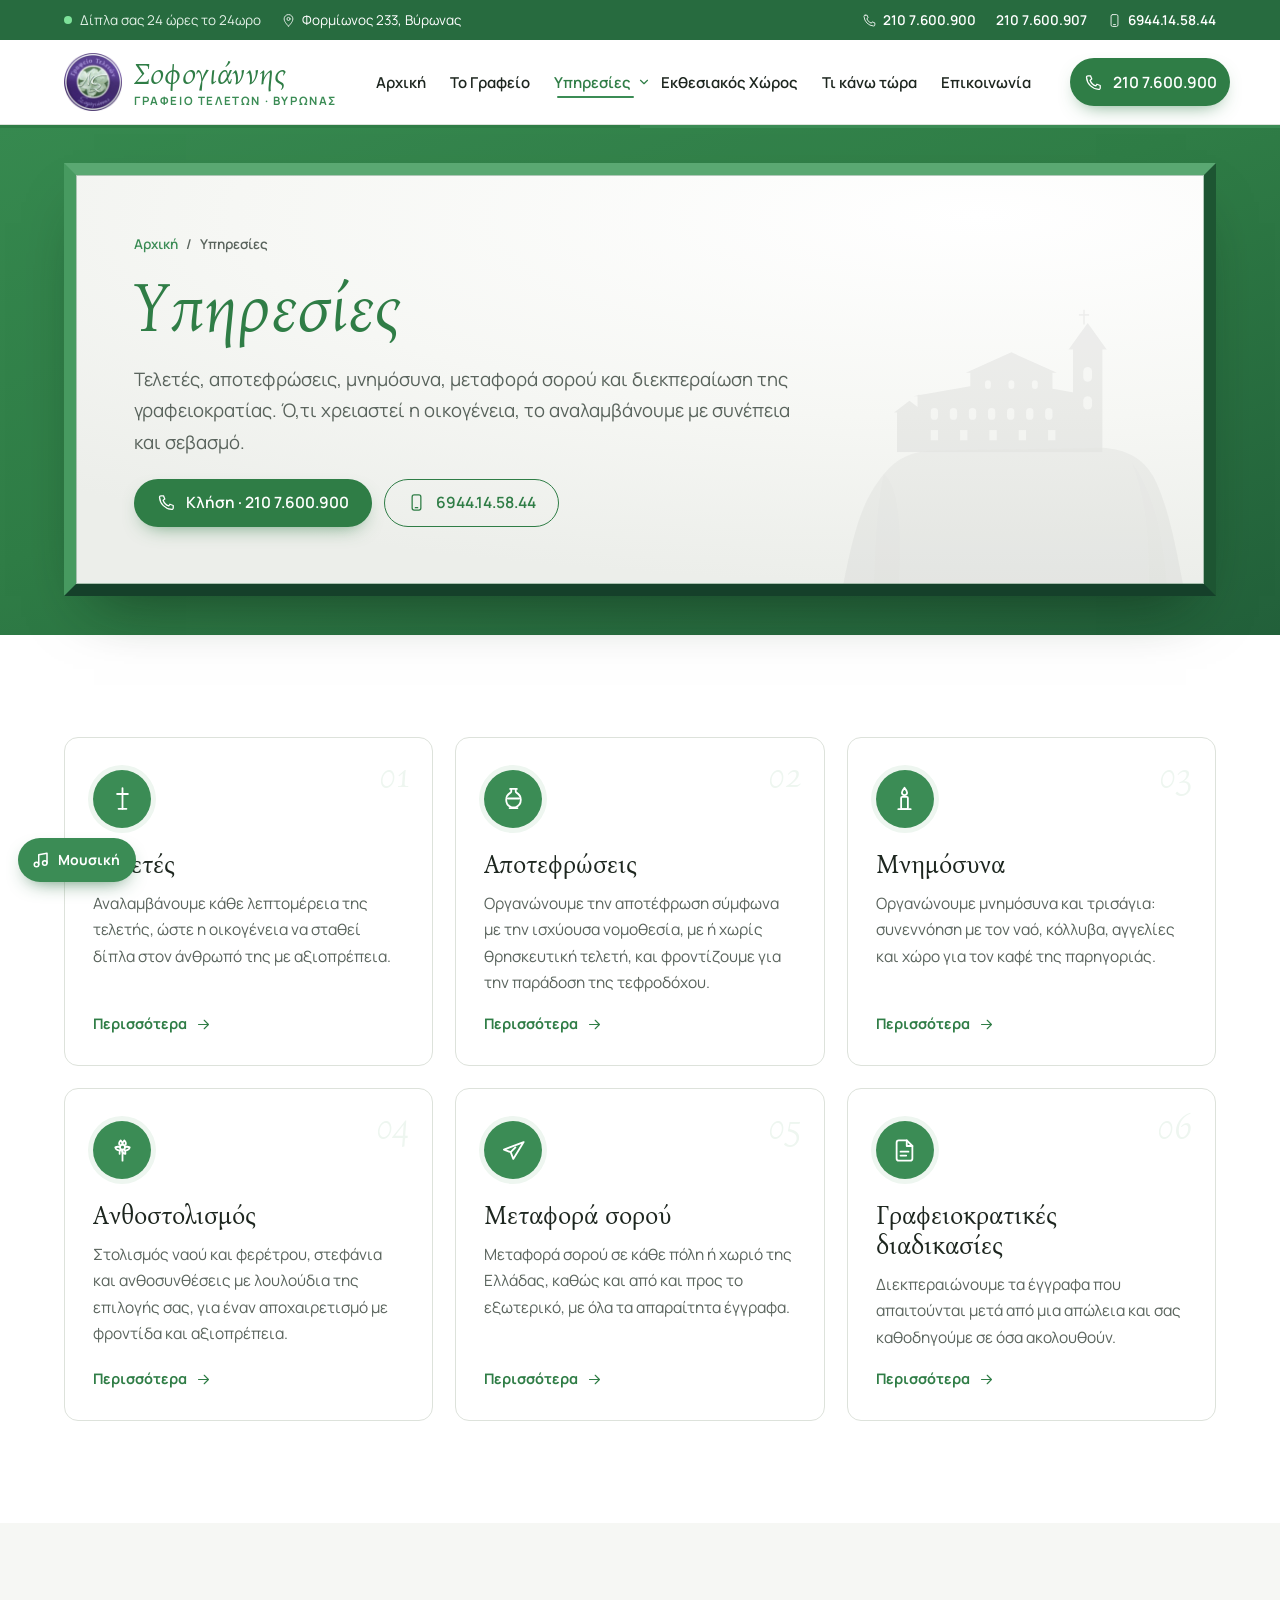
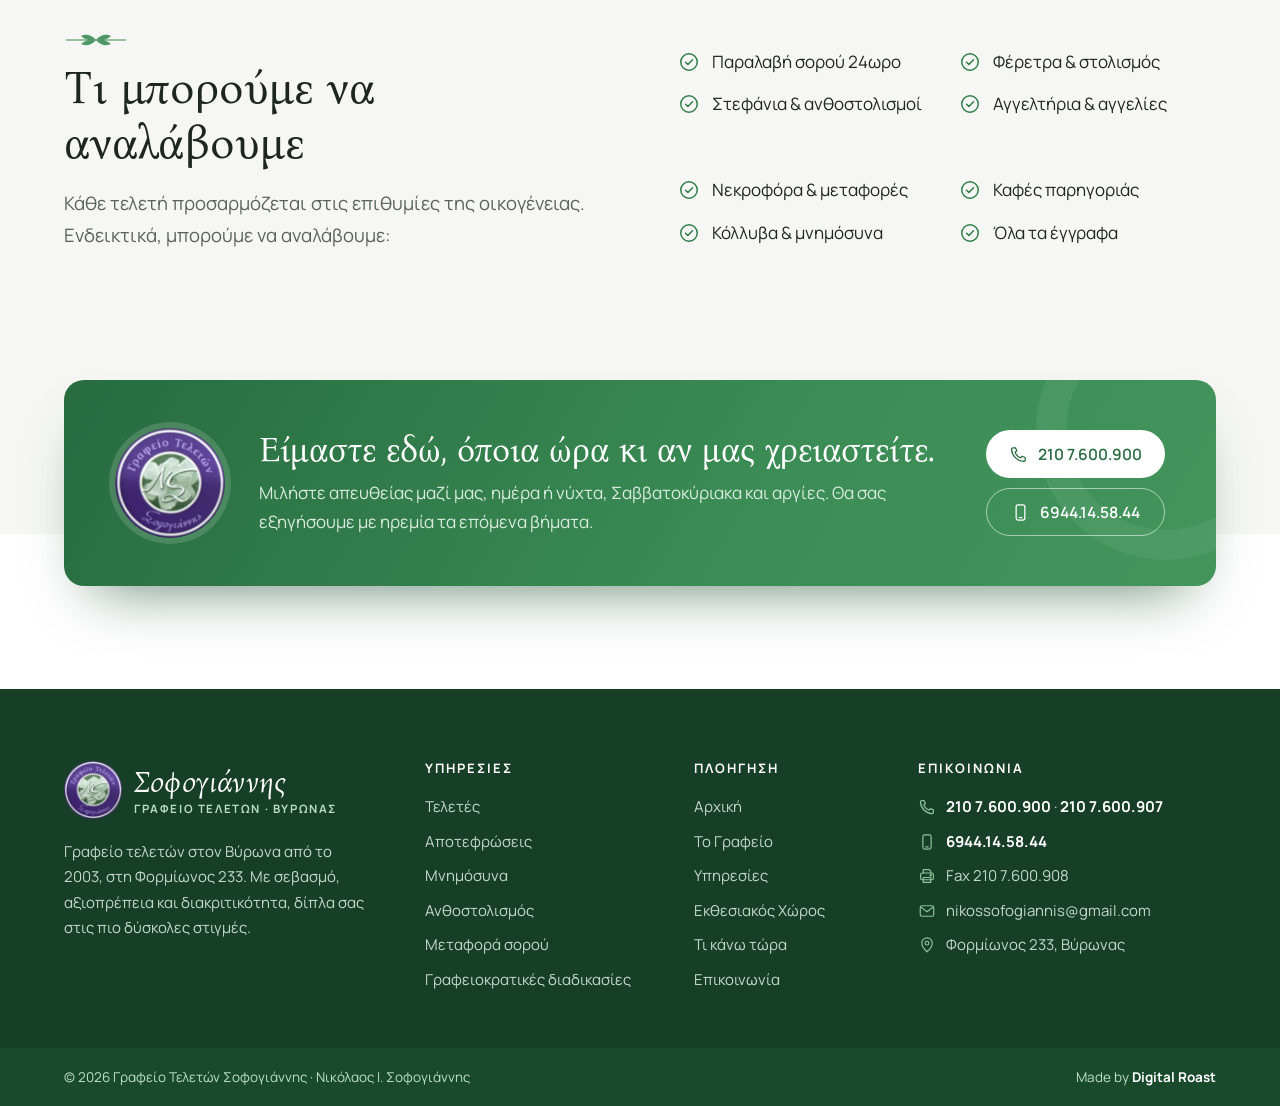
<file: ypiresies/index.html>
<!DOCTYPE html>
<html lang="el">
<head>
  <meta charset="UTF-8">
  <meta name="viewport" content="width=device-width, initial-scale=1">
  <title>Υπηρεσίες Γραφείου Τελετών · Τελετές, Αποτεφρώσεις, Μνημόσυνα · Βύρωνας</title>
  <meta name="description" content="Υπηρεσίες του Γραφείου Τελετών Σοφογιάννης στον Βύρωνα: τελετές, αποτεφρώσεις, μνημόσυνα, ανθοστολισμός, μεταφορά σορού, διαδικασίες. Τηλ. 210 7.600.900.">
  <meta name="robots" content="index, follow, max-image-preview:large, max-snippet:-1">
  <meta name="theme-color" content="#2f7d46">
  <link rel="canonical" href="https://teletessofogiannisvyronas.gr/ypiresies/">
  <meta property="og:type" content="website">
  <meta property="og:locale" content="el_GR">
  <meta property="og:site_name" content="Γραφείο Τελετών Σοφογιάννης · Βύρωνας">
  <meta property="og:title" content="Υπηρεσίες Γραφείου Τελετών · Τελετές, Αποτεφρώσεις, Μνημόσυνα · Βύρωνας">
  <meta property="og:description" content="Υπηρεσίες του Γραφείου Τελετών Σοφογιάννης στον Βύρωνα: τελετές, αποτεφρώσεις, μνημόσυνα, ανθοστολισμός, μεταφορά σορού, διαδικασίες. Τηλ. 210 7.600.900.">
  <meta property="og:url" content="https://teletessofogiannisvyronas.gr/ypiresies/">
  <meta property="og:image" content="https://teletessofogiannisvyronas.gr/og-image.png?v=9c0b03b7">
  <meta property="og:image:width" content="1200">
  <meta property="og:image:height" content="630">
  <meta property="og:image:alt" content="Γραφείο Τελετών Σοφογιάννης · Βύρωνας">
  <meta name="twitter:card" content="summary_large_image">
  <meta name="twitter:title" content="Υπηρεσίες Γραφείου Τελετών · Τελετές, Αποτεφρώσεις, Μνημόσυνα · Βύρωνας">
  <meta name="twitter:description" content="Υπηρεσίες του Γραφείου Τελετών Σοφογιάννης στον Βύρωνα: τελετές, αποτεφρώσεις, μνημόσυνα, ανθοστολισμός, μεταφορά σορού, διαδικασίες. Τηλ. 210 7.600.900.">
  <meta name="twitter:image" content="https://teletessofogiannisvyronas.gr/og-image.png?v=9c0b03b7">
  <meta name="format-detection" content="telephone=no">
  <link rel="icon" href="/favicon.ico?v=9c0b03b7" sizes="48x48">
  <link rel="icon" href="/favicon-96.png?v=9c0b03b7" sizes="96x96" type="image/png">
  <link rel="manifest" href="/site.webmanifest">
  <link rel="apple-touch-icon" href="/apple-touch-icon.png?v=9c0b03b7">
  <link rel="preconnect" href="https://fonts.googleapis.com">
  <link rel="preconnect" href="https://fonts.gstatic.com" crossorigin>
  <link href="https://fonts.googleapis.com/css2?family=Bona+Nova:ital,wght@0,400;0,700;1,400&family=Manrope:wght@400;500;600;700&display=swap" rel="stylesheet">
  <link rel="stylesheet" href="/css/style.css?v=ce2c2ff8">
  <script>document.documentElement.classList.add("js")</script>
  <script type="application/ld+json">
{
  "@context": "https://schema.org",
  "@graph": [
    {
      "@type": "WebSite",
      "@id": "https://teletessofogiannisvyronas.gr/#website",
      "url": "https://teletessofogiannisvyronas.gr/",
      "name": "Γραφείο Τελετών Σοφογιάννης · Βύρωνας",
      "inLanguage": "el",
      "publisher": {
        "@id": "https://teletessofogiannisvyronas.gr/#funeralhome"
      }
    },
    {
      "@type": [
        "FuneralHome",
        "LocalBusiness"
      ],
      "@id": "https://teletessofogiannisvyronas.gr/#funeralhome",
      "name": "Γραφείο Τελετών Σοφογιάννης · Βύρωνας",
      "alternateName": [
        "Γραφείο Τελετών Σοφογιάννης",
        "Σοφογιάννης Γραφείο Τελετών",
        "Γραφείο Τελετών Βύρωνας Σοφογιάννης",
        "Sofogiannis Funeral Home"
      ],
      "description": "Γραφείο τελετών στον Βύρωνα από το 2003, Φορμίωνος 233. Τελετές, αποτεφρώσεις, μνημόσυνα, ανθοστολισμός, μεταφορά σορού και διεκπεραίωση γραφειοκρατικών διαδικασιών, 24 ώρες το 24ωρο.",
      "url": "https://teletessofogiannisvyronas.gr/",
      "image": [
        "https://teletessofogiannisvyronas.gr/og-image.png",
        "https://teletessofogiannisvyronas.gr/images/prosopsi-3.jpg",
        "https://teletessofogiannisvyronas.gr/images/nikolaos-sofogiannis.jpg"
      ],
      "logo": "https://teletessofogiannisvyronas.gr/logo.png",
      "telephone": [
        "+302107600900",
        "+302107600907",
        "+306944145844"
      ],
      "faxNumber": "+302107600908",
      "email": "nikossofogiannis@gmail.com",
      "founder": {
        "@type": "Person",
        "name": "Νικόλαος Σοφογιάννης"
      },
      "foundingDate": "2003",
      "address": {
        "@type": "PostalAddress",
        "streetAddress": "Φορμίωνος 233",
        "addressLocality": "Βύρωνας",
        "addressRegion": "Αττική",
        "addressCountry": "GR"
      },
      "hasMap": "https://www.google.com/maps/search/?api=1&query=Φορμίωνος+233,+Βύρωνας",
      "contactPoint": [
        {
          "@type": "ContactPoint",
          "telephone": "+302107600900",
          "contactType": "customer service",
          "availableLanguage": [
            "el"
          ]
        },
        {
          "@type": "ContactPoint",
          "telephone": "+306944145844",
          "contactType": "emergency",
          "availableLanguage": [
            "el"
          ],
          "hoursAvailable": {
            "@type": "OpeningHoursSpecification",
            "opens": "00:00",
            "closes": "23:59",
            "dayOfWeek": [
              "Monday",
              "Tuesday",
              "Wednesday",
              "Thursday",
              "Friday",
              "Saturday",
              "Sunday"
            ]
          }
        }
      ],
      "openingHoursSpecification": {
        "@type": "OpeningHoursSpecification",
        "dayOfWeek": [
          "Monday",
          "Tuesday",
          "Wednesday",
          "Thursday",
          "Friday",
          "Saturday",
          "Sunday"
        ],
        "opens": "00:00",
        "closes": "23:59"
      },
      "areaServed": [
        {
          "@type": "Place",
          "name": "Βύρωνας"
        },
        {
          "@type": "Place",
          "name": "Καισαριανή"
        },
        {
          "@type": "Place",
          "name": "Παγκράτι"
        },
        {
          "@type": "Place",
          "name": "Υμηττός"
        },
        {
          "@type": "Place",
          "name": "Ζωγράφου"
        },
        {
          "@type": "Place",
          "name": "Ηλιούπολη"
        },
        {
          "@type": "Place",
          "name": "Δάφνη"
        },
        {
          "@type": "Place",
          "name": "Άγιος Δημήτριος"
        },
        {
          "@type": "Place",
          "name": "Νέα Σμύρνη"
        },
        {
          "@type": "Place",
          "name": "Μετς"
        },
        {
          "@type": "Place",
          "name": "Αθήνα"
        },
        {
          "@type": "AdministrativeArea",
          "name": "Αττική"
        },
        {
          "@type": "Country",
          "name": "Ελλάδα"
        }
      ],
      "hasOfferCatalog": {
        "@type": "OfferCatalog",
        "name": "Υπηρεσίες γραφείου τελετών",
        "itemListElement": [
          {
            "@type": "Offer",
            "itemOffered": {
              "@type": "Service",
              "name": "Τελετές",
              "url": "https://teletessofogiannisvyronas.gr/ypiresies/kideies/"
            }
          },
          {
            "@type": "Offer",
            "itemOffered": {
              "@type": "Service",
              "name": "Αποτεφρώσεις",
              "url": "https://teletessofogiannisvyronas.gr/ypiresies/apotefroseis/"
            }
          },
          {
            "@type": "Offer",
            "itemOffered": {
              "@type": "Service",
              "name": "Μνημόσυνα",
              "url": "https://teletessofogiannisvyronas.gr/ypiresies/mnimosyna/"
            }
          },
          {
            "@type": "Offer",
            "itemOffered": {
              "@type": "Service",
              "name": "Ανθοστολισμός",
              "url": "https://teletessofogiannisvyronas.gr/ypiresies/anthostolismos/"
            }
          },
          {
            "@type": "Offer",
            "itemOffered": {
              "@type": "Service",
              "name": "Μεταφορά σορού",
              "url": "https://teletessofogiannisvyronas.gr/ypiresies/metafora-sorou/"
            }
          },
          {
            "@type": "Offer",
            "itemOffered": {
              "@type": "Service",
              "name": "Γραφειοκρατικές διαδικασίες",
              "url": "https://teletessofogiannisvyronas.gr/ypiresies/diadikasies/"
            }
          }
        ]
      }
    },
    {
      "@type": "WebPage",
      "@id": "https://teletessofogiannisvyronas.gr/ypiresies/#webpage",
      "url": "https://teletessofogiannisvyronas.gr/ypiresies/",
      "name": "Υπηρεσίες Γραφείου Τελετών · Τελετές, Αποτεφρώσεις, Μνημόσυνα · Βύρωνας",
      "description": "Υπηρεσίες του Γραφείου Τελετών Σοφογιάννης στον Βύρωνα: τελετές, αποτεφρώσεις, μνημόσυνα, ανθοστολισμός, μεταφορά σορού, διαδικασίες. Τηλ. 210 7.600.900.",
      "inLanguage": "el",
      "isPartOf": {
        "@id": "https://teletessofogiannisvyronas.gr/#website"
      },
      "about": {
        "@id": "https://teletessofogiannisvyronas.gr/#funeralhome"
      }
    },
    {
      "@type": "BreadcrumbList",
      "itemListElement": [
        {
          "@type": "ListItem",
          "position": 1,
          "name": "Αρχική",
          "item": "https://teletessofogiannisvyronas.gr/"
        },
        {
          "@type": "ListItem",
          "position": 2,
          "name": "Υπηρεσίες",
          "item": "https://teletessofogiannisvyronas.gr/ypiresies/"
        }
      ]
    },
    {
      "@type": "ItemList",
      "itemListElement": [
        {
          "@type": "ListItem",
          "position": 1,
          "name": "Τελετές",
          "url": "https://teletessofogiannisvyronas.gr/ypiresies/kideies/"
        },
        {
          "@type": "ListItem",
          "position": 2,
          "name": "Αποτεφρώσεις",
          "url": "https://teletessofogiannisvyronas.gr/ypiresies/apotefroseis/"
        },
        {
          "@type": "ListItem",
          "position": 3,
          "name": "Μνημόσυνα",
          "url": "https://teletessofogiannisvyronas.gr/ypiresies/mnimosyna/"
        },
        {
          "@type": "ListItem",
          "position": 4,
          "name": "Ανθοστολισμός",
          "url": "https://teletessofogiannisvyronas.gr/ypiresies/anthostolismos/"
        },
        {
          "@type": "ListItem",
          "position": 5,
          "name": "Μεταφορά σορού",
          "url": "https://teletessofogiannisvyronas.gr/ypiresies/metafora-sorou/"
        },
        {
          "@type": "ListItem",
          "position": 6,
          "name": "Γραφειοκρατικές διαδικασίες",
          "url": "https://teletessofogiannisvyronas.gr/ypiresies/diadikasies/"
        }
      ]
    }
  ]
}
  </script>
</head>
<body>
<a class="skip" href="#main">Μετάβαση στο περιεχόμενο</a>
<div class="topbar">
  <div class="wrap">
    <div class="tb-left"><span><span class="dot"></span>Δίπλα σας 24 ώρες το 24ωρο</span><a class="hide-sm" href="https://www.google.com/maps/search/?api=1&query=Φορμίωνος+233,+Βύρωνας" target="_blank" rel="noopener"><svg viewBox="0 0 24 24" fill="none" stroke="currentColor" stroke-width="1.6" stroke-linecap="round" stroke-linejoin="round" aria-hidden="true"><path d="M12 21s-7-6.2-7-11.5a7 7 0 0 1 14 0C19 14.8 12 21 12 21z"/><circle cx="12" cy="9.5" r="2.5"/></svg>Φορμίωνος 233, Βύρωνας</a></div>
    <div class="tb-right"><a href="tel:+302107600900"><svg viewBox="0 0 24 24" fill="none" stroke="currentColor" stroke-width="1.6" stroke-linecap="round" stroke-linejoin="round" aria-hidden="true"><path d="M5 3.5h3.2l1.6 4.2-2.1 1.4a11.5 11.5 0 0 0 7.2 7.2l1.4-2.1 4.2 1.6V19a1.8 1.8 0 0 1-2 1.8A16.5 16.5 0 0 1 3.2 5.5 1.8 1.8 0 0 1 5 3.5z"/></svg>210 7.600.900</a><a class="hide-sm" href="tel:+302107600907">210 7.600.907</a><a href="tel:+306944145844"><svg viewBox="0 0 24 24" fill="none" stroke="currentColor" stroke-width="1.6" stroke-linecap="round" stroke-linejoin="round" aria-hidden="true"><rect x="6.5" y="2.5" width="11" height="19" rx="2.5"/><path d="M10.5 18.5h3"/></svg>6944.14.58.44</a></div>
  </div>
</div>
<header class="site-header">
  <div class="wrap">
    <a class="brand" href="/" aria-label="Γραφείο Τελετών Σοφογιάννης · Βύρωνας, αρχική σελίδα">
        <img class="brand-mark" src="/images/logo-emblem.webp?v=9c0b03b7" alt="" width="58" height="58">
        <span class="brand-text"><span class="brand-name">Σοφογιάννης</span><span class="brand-sub">Γραφείο Τελετών · Βύρωνας</span></span>
      </a>
    <nav class="nav" aria-label="Κύρια πλοήγηση">
      <a href="/">Αρχική</a><a href="/to-grafeio/">Το Γραφείο</a><div class="dd active">
          <button type="button" aria-expanded="false" aria-haspopup="true">Υπηρεσίες <svg viewBox="0 0 24 24" fill="none" stroke="currentColor" stroke-width="2" stroke-linecap="round" stroke-linejoin="round" aria-hidden="true"><path d="m6 9 6 6 6-6"/></svg></button>
          <div class="dd-menu"><a href="/ypiresies/kideies/"><span class="ic"><svg viewBox="0 0 24 24" fill="none" stroke="currentColor" stroke-width="1.6" stroke-linecap="round" stroke-linejoin="round" aria-hidden="true"><path d="M12 2.8v18.4M7.2 8h9.6"/><path d="M8.5 21.2h7"/></svg></span><span><strong>Τελετές</strong><small>Οργάνωση τελετής από την αρχή ως το τέλος</small></span></a><a href="/ypiresies/apotefroseis/"><span class="ic"><svg viewBox="0 0 24 24" fill="none" stroke="currentColor" stroke-width="1.6" stroke-linecap="round" stroke-linejoin="round" aria-hidden="true"><path d="M9 3.5h6M10 3.5v2.2c0 .6-.4 1-.9 1.3C6.8 8.4 5.5 10.6 5.5 13.2c0 3.4 2.4 6 5.2 6.8h2.6c2.8-.8 5.2-3.4 5.2-6.8 0-2.6-1.3-4.8-3.6-6.2-.5-.3-.9-.7-.9-1.3V3.5"/><path d="M8.5 20.5h7M7 12h10"/></svg></span><span><strong>Αποτεφρώσεις</strong><small>Οργάνωση αποτέφρωσης & τεφροδόχοι</small></span></a><a href="/ypiresies/mnimosyna/"><span class="ic"><svg viewBox="0 0 24 24" fill="none" stroke="currentColor" stroke-width="1.6" stroke-linecap="round" stroke-linejoin="round" aria-hidden="true"><path d="M12 2.5c1.5 1.8 2.3 3 2.3 4.2a2.3 2.3 0 0 1-4.6 0c0-1.2.8-2.4 2.3-4.2z"/><rect x="9" y="10.5" width="6" height="11" rx="1"/><path d="M6.5 21.5h11"/></svg></span><span><strong>Μνημόσυνα</strong><small>Τρισάγια, 40ήμερα, ετήσια μνημόσυνα</small></span></a><a href="/ypiresies/anthostolismos/"><span class="ic"><svg viewBox="0 0 24 24" fill="none" stroke="currentColor" stroke-width="1.6" stroke-linecap="round" stroke-linejoin="round" aria-hidden="true"><circle cx="12" cy="9" r="2.2"/><path d="M12 6.8c0-2.4 1.6-3.8 1.6-3.8s1.9 1.6 1.2 3.9M14.2 9c2.2-.8 4.2.2 4.2.2s-.6 2.4-3 2.6M13.6 11c1.4 1.9 1 4 1 4s-2.4-.3-3-2.6M10.4 11c-1.4 1.9-1 4-1 4M9.8 9c-2.2-.8-4.2.2-4.2.2s.6 2.4 3 2.6M12 6.8C12 4.4 10.4 3 10.4 3s-1.9 1.6-1.2 3.9"/><path d="M12 11.2V21"/></svg></span><span><strong>Ανθοστολισμός</strong><small>Στολισμός ναού, φερέτρου & στεφάνια</small></span></a><a href="/ypiresies/metafora-sorou/"><span class="ic"><svg viewBox="0 0 24 24" fill="none" stroke="currentColor" stroke-width="1.6" stroke-linecap="round" stroke-linejoin="round" aria-hidden="true"><path d="M21 4.5 3.5 11.2l6 2.3 2.3 6L21 4.5z"/><path d="m9.5 13.5 4.2-4.2"/></svg></span><span><strong>Μεταφορά σορού</strong><small>Σε όλη την Ελλάδα & επαναπατρισμός</small></span></a><a href="/ypiresies/diadikasies/"><span class="ic"><svg viewBox="0 0 24 24" fill="none" stroke="currentColor" stroke-width="1.6" stroke-linecap="round" stroke-linejoin="round" aria-hidden="true"><path d="M14 3H7a2 2 0 0 0-2 2v14a2 2 0 0 0 2 2h10a2 2 0 0 0 2-2V8z"/><path d="M14 3v5h5M8.5 13h7M8.5 16.5h5"/></svg></span><span><strong>Γραφειοκρατικές διαδικασίες</strong><small>Δικαιολογητικά, ληξιαρχείο, ασφαλιστικά</small></span></a><a class="all" href="/ypiresies/">Όλες οι υπηρεσίες <svg viewBox="0 0 24 24" fill="none" stroke="currentColor" stroke-width="1.6" stroke-linecap="round" stroke-linejoin="round" aria-hidden="true"><path d="M5 12h14M13 6l6 6-6 6"/></svg></a></div>
        </div><a href="/ekthesiakos-xoros/">Εκθεσιακός Χώρος</a><a href="/ti-kano-tora/">Τι κάνω τώρα</a><a href="/epikoinonia/">Επικοινωνία</a>
    </nav>
    <div class="header-cta">
      <a class="btn btn-primary" href="tel:+302107600900"><svg viewBox="0 0 24 24" fill="none" stroke="currentColor" stroke-width="1.6" stroke-linecap="round" stroke-linejoin="round" aria-hidden="true"><path d="M5 3.5h3.2l1.6 4.2-2.1 1.4a11.5 11.5 0 0 0 7.2 7.2l1.4-2.1 4.2 1.6V19a1.8 1.8 0 0 1-2 1.8A16.5 16.5 0 0 1 3.2 5.5 1.8 1.8 0 0 1 5 3.5z"/></svg><span>210 7.600.900</span></a>
      <button class="menu-toggle" type="button" aria-label="Μενού" aria-expanded="false" aria-controls="mobile-nav"><span></span></button>
    </div>
  </div>
</header>
<nav class="mobile-nav" id="mobile-nav" aria-label="Πλοήγηση κινητού">
  <a href="/">Αρχική</a><a href="/to-grafeio/">Το Γραφείο</a><a href="/ypiresies/">Υπηρεσίες</a><div class="sub"><a href="/ypiresies/kideies/">Τελετές</a><a href="/ypiresies/apotefroseis/">Αποτεφρώσεις</a><a href="/ypiresies/mnimosyna/">Μνημόσυνα</a><a href="/ypiresies/anthostolismos/">Ανθοστολισμός</a><a href="/ypiresies/metafora-sorou/">Μεταφορά σορού</a><a href="/ypiresies/diadikasies/">Γραφειοκρατικές διαδικασίες</a></div><a href="/ekthesiakos-xoros/">Εκθεσιακός Χώρος</a><a href="/ti-kano-tora/">Τι κάνω τώρα</a><a href="/epikoinonia/">Επικοινωνία</a>
  <div class="m-contact">
    <a class="btn btn-primary" href="tel:+302107600900"><svg viewBox="0 0 24 24" fill="none" stroke="currentColor" stroke-width="1.6" stroke-linecap="round" stroke-linejoin="round" aria-hidden="true"><path d="M5 3.5h3.2l1.6 4.2-2.1 1.4a11.5 11.5 0 0 0 7.2 7.2l1.4-2.1 4.2 1.6V19a1.8 1.8 0 0 1-2 1.8A16.5 16.5 0 0 1 3.2 5.5 1.8 1.8 0 0 1 5 3.5z"/></svg>Κλήση 210 7.600.900</a>
    <a class="btn btn-ghost" href="tel:+306944145844"><svg viewBox="0 0 24 24" fill="none" stroke="currentColor" stroke-width="1.6" stroke-linecap="round" stroke-linejoin="round" aria-hidden="true"><rect x="6.5" y="2.5" width="11" height="19" rx="2.5"/><path d="M10.5 18.5h3"/></svg>Κινητό 6944.14.58.44</a>
  </div>
</nav>
<main id="main">
<section class="page-hero">
  <div class="wrap">
    <div class="bevel">
      <div class="panel">
        <img class="panel-art" src="/images/monastery.svg" alt="" aria-hidden="true">
        <nav class="breadcrumbs" aria-label="Διαδρομή"><a href="/">Αρχική</a><span aria-hidden="true">/</span><span aria-current="page">Υπηρεσίες</span></nav>
        <h1>Υπηρεσίες</h1>
        <p class="lead">Τελετές, αποτεφρώσεις, μνημόσυνα, μεταφορά σορού και διεκπεραίωση της γραφειοκρατίας. Ό,τι χρειαστεί η οικογένεια, το αναλαμβάνουμε με συνέπεια και σεβασμό.</p>
        <div class="hero-actions">
        <a class="btn btn-primary" href="tel:+302107600900"><svg viewBox="0 0 24 24" fill="none" stroke="currentColor" stroke-width="1.6" stroke-linecap="round" stroke-linejoin="round" aria-hidden="true"><path d="M5 3.5h3.2l1.6 4.2-2.1 1.4a11.5 11.5 0 0 0 7.2 7.2l1.4-2.1 4.2 1.6V19a1.8 1.8 0 0 1-2 1.8A16.5 16.5 0 0 1 3.2 5.5 1.8 1.8 0 0 1 5 3.5z"/></svg>Κλήση · 210 7.600.900</a>
        <a class="btn btn-ghost" href="tel:+306944145844"><svg viewBox="0 0 24 24" fill="none" stroke="currentColor" stroke-width="1.6" stroke-linecap="round" stroke-linejoin="round" aria-hidden="true"><rect x="6.5" y="2.5" width="11" height="19" rx="2.5"/><path d="M10.5 18.5h3"/></svg>6944.14.58.44</a>
      </div>
      </div>
    </div>
  </div>
</section>

<section class="section">
  <div class="wrap">
    <div class="services-grid"><a class="service-card" href="/ypiresies/kideies/">
          <span class="num">01</span>
          <span class="ic"><svg viewBox="0 0 24 24" fill="none" stroke="currentColor" stroke-width="1.6" stroke-linecap="round" stroke-linejoin="round" aria-hidden="true"><path d="M12 2.8v18.4M7.2 8h9.6"/><path d="M8.5 21.2h7"/></svg></span>
          <h3>Τελετές</h3>
          <p>Αναλαμβάνουμε κάθε λεπτομέρεια της τελετής, ώστε η οικογένεια να σταθεί δίπλα στον άνθρωπό της με αξιοπρέπεια.</p>
          <span class="more">Περισσότερα <svg viewBox="0 0 24 24" fill="none" stroke="currentColor" stroke-width="1.6" stroke-linecap="round" stroke-linejoin="round" aria-hidden="true"><path d="M5 12h14M13 6l6 6-6 6"/></svg></span>
        </a><a class="service-card" href="/ypiresies/apotefroseis/">
          <span class="num">02</span>
          <span class="ic"><svg viewBox="0 0 24 24" fill="none" stroke="currentColor" stroke-width="1.6" stroke-linecap="round" stroke-linejoin="round" aria-hidden="true"><path d="M9 3.5h6M10 3.5v2.2c0 .6-.4 1-.9 1.3C6.8 8.4 5.5 10.6 5.5 13.2c0 3.4 2.4 6 5.2 6.8h2.6c2.8-.8 5.2-3.4 5.2-6.8 0-2.6-1.3-4.8-3.6-6.2-.5-.3-.9-.7-.9-1.3V3.5"/><path d="M8.5 20.5h7M7 12h10"/></svg></span>
          <h3>Αποτεφρώσεις</h3>
          <p>Οργανώνουμε την αποτέφρωση σύμφωνα με την ισχύουσα νομοθεσία, με ή χωρίς θρησκευτική τελετή, και φροντίζουμε για την παράδοση της τεφροδόχου.</p>
          <span class="more">Περισσότερα <svg viewBox="0 0 24 24" fill="none" stroke="currentColor" stroke-width="1.6" stroke-linecap="round" stroke-linejoin="round" aria-hidden="true"><path d="M5 12h14M13 6l6 6-6 6"/></svg></span>
        </a><a class="service-card" href="/ypiresies/mnimosyna/">
          <span class="num">03</span>
          <span class="ic"><svg viewBox="0 0 24 24" fill="none" stroke="currentColor" stroke-width="1.6" stroke-linecap="round" stroke-linejoin="round" aria-hidden="true"><path d="M12 2.5c1.5 1.8 2.3 3 2.3 4.2a2.3 2.3 0 0 1-4.6 0c0-1.2.8-2.4 2.3-4.2z"/><rect x="9" y="10.5" width="6" height="11" rx="1"/><path d="M6.5 21.5h11"/></svg></span>
          <h3>Μνημόσυνα</h3>
          <p>Οργανώνουμε μνημόσυνα και τρισάγια: συνεννόηση με τον ναό, κόλλυβα, αγγελίες και χώρο για τον καφέ της παρηγοριάς.</p>
          <span class="more">Περισσότερα <svg viewBox="0 0 24 24" fill="none" stroke="currentColor" stroke-width="1.6" stroke-linecap="round" stroke-linejoin="round" aria-hidden="true"><path d="M5 12h14M13 6l6 6-6 6"/></svg></span>
        </a><a class="service-card" href="/ypiresies/anthostolismos/">
          <span class="num">04</span>
          <span class="ic"><svg viewBox="0 0 24 24" fill="none" stroke="currentColor" stroke-width="1.6" stroke-linecap="round" stroke-linejoin="round" aria-hidden="true"><circle cx="12" cy="9" r="2.2"/><path d="M12 6.8c0-2.4 1.6-3.8 1.6-3.8s1.9 1.6 1.2 3.9M14.2 9c2.2-.8 4.2.2 4.2.2s-.6 2.4-3 2.6M13.6 11c1.4 1.9 1 4 1 4s-2.4-.3-3-2.6M10.4 11c-1.4 1.9-1 4-1 4M9.8 9c-2.2-.8-4.2.2-4.2.2s.6 2.4 3 2.6M12 6.8C12 4.4 10.4 3 10.4 3s-1.9 1.6-1.2 3.9"/><path d="M12 11.2V21"/></svg></span>
          <h3>Ανθοστολισμός</h3>
          <p>Στολισμός ναού και φερέτρου, στεφάνια και ανθοσυνθέσεις με λουλούδια της επιλογής σας, για έναν αποχαιρετισμό με φροντίδα και αξιοπρέπεια.</p>
          <span class="more">Περισσότερα <svg viewBox="0 0 24 24" fill="none" stroke="currentColor" stroke-width="1.6" stroke-linecap="round" stroke-linejoin="round" aria-hidden="true"><path d="M5 12h14M13 6l6 6-6 6"/></svg></span>
        </a><a class="service-card" href="/ypiresies/metafora-sorou/">
          <span class="num">05</span>
          <span class="ic"><svg viewBox="0 0 24 24" fill="none" stroke="currentColor" stroke-width="1.6" stroke-linecap="round" stroke-linejoin="round" aria-hidden="true"><path d="M21 4.5 3.5 11.2l6 2.3 2.3 6L21 4.5z"/><path d="m9.5 13.5 4.2-4.2"/></svg></span>
          <h3>Μεταφορά σορού</h3>
          <p>Μεταφορά σορού σε κάθε πόλη ή χωριό της Ελλάδας, καθώς και από και προς το εξωτερικό, με όλα τα απαραίτητα έγγραφα.</p>
          <span class="more">Περισσότερα <svg viewBox="0 0 24 24" fill="none" stroke="currentColor" stroke-width="1.6" stroke-linecap="round" stroke-linejoin="round" aria-hidden="true"><path d="M5 12h14M13 6l6 6-6 6"/></svg></span>
        </a><a class="service-card" href="/ypiresies/diadikasies/">
          <span class="num">06</span>
          <span class="ic"><svg viewBox="0 0 24 24" fill="none" stroke="currentColor" stroke-width="1.6" stroke-linecap="round" stroke-linejoin="round" aria-hidden="true"><path d="M14 3H7a2 2 0 0 0-2 2v14a2 2 0 0 0 2 2h10a2 2 0 0 0 2-2V8z"/><path d="M14 3v5h5M8.5 13h7M8.5 16.5h5"/></svg></span>
          <h3>Γραφειοκρατικές διαδικασίες</h3>
          <p>Διεκπεραιώνουμε τα έγγραφα που απαιτούνται μετά από μια απώλεια και σας καθοδηγούμε σε όσα ακολουθούν.</p>
          <span class="more">Περισσότερα <svg viewBox="0 0 24 24" fill="none" stroke="currentColor" stroke-width="1.6" stroke-linecap="round" stroke-linejoin="round" aria-hidden="true"><path d="M5 12h14M13 6l6 6-6 6"/></svg></span>
        </a></div>
  </div>
</section>
<section class="section alt">
  <div class="wrap split">
    <div>
      <div class="sec-title"><svg class="leaf" viewBox="0 0 64 16" aria-hidden="true"><path d="M2 8h60" stroke="currentColor" stroke-width="1"/><path d="M32 8c-5-6-11-6-15-4 4 4 10 5 15 4zM32 8c5-6 11-6 15-4-4 4-10 5-15 4zM32 8c-5 6-11 6-15 4 4-4 10-5 15-4zM32 8c5 6 11 6 15 4-4-4-10-5-15-4z" fill="currentColor" opacity=".9"/></svg><h2>Τι μπορούμε να αναλάβουμε</h2></div>
      <p class="lead">Κάθε τελετή προσαρμόζεται στις επιθυμίες της οικογένειας. Ενδεικτικά, μπορούμε να αναλάβουμε:</p>
    </div>
    <div>
      <ul class="check-list two"><li><svg viewBox="0 0 24 24" fill="none" stroke="currentColor" stroke-width="1.6" stroke-linecap="round" stroke-linejoin="round" aria-hidden="true"><circle cx="12" cy="12" r="9"/><path d="m8.2 12.2 2.6 2.6 5-5.2"/></svg><span>Παραλαβή σορού 24ωρο</span></li><li><svg viewBox="0 0 24 24" fill="none" stroke="currentColor" stroke-width="1.6" stroke-linecap="round" stroke-linejoin="round" aria-hidden="true"><circle cx="12" cy="12" r="9"/><path d="m8.2 12.2 2.6 2.6 5-5.2"/></svg><span>Φέρετρα & στολισμός</span></li><li><svg viewBox="0 0 24 24" fill="none" stroke="currentColor" stroke-width="1.6" stroke-linecap="round" stroke-linejoin="round" aria-hidden="true"><circle cx="12" cy="12" r="9"/><path d="m8.2 12.2 2.6 2.6 5-5.2"/></svg><span>Στεφάνια & ανθοστολισμοί</span></li><li><svg viewBox="0 0 24 24" fill="none" stroke="currentColor" stroke-width="1.6" stroke-linecap="round" stroke-linejoin="round" aria-hidden="true"><circle cx="12" cy="12" r="9"/><path d="m8.2 12.2 2.6 2.6 5-5.2"/></svg><span>Αγγελτήρια & αγγελίες</span></li><li><svg viewBox="0 0 24 24" fill="none" stroke="currentColor" stroke-width="1.6" stroke-linecap="round" stroke-linejoin="round" aria-hidden="true"><circle cx="12" cy="12" r="9"/><path d="m8.2 12.2 2.6 2.6 5-5.2"/></svg><span>Συνεννόηση με ναό & ιερέα</span></li><li><svg viewBox="0 0 24 24" fill="none" stroke="currentColor" stroke-width="1.6" stroke-linecap="round" stroke-linejoin="round" aria-hidden="true"><circle cx="12" cy="12" r="9"/><path d="m8.2 12.2 2.6 2.6 5-5.2"/></svg><span>Κοιμητήρια & ταφή</span></li><li><svg viewBox="0 0 24 24" fill="none" stroke="currentColor" stroke-width="1.6" stroke-linecap="round" stroke-linejoin="round" aria-hidden="true"><circle cx="12" cy="12" r="9"/><path d="m8.2 12.2 2.6 2.6 5-5.2"/></svg><span>Νεκροφόρα & μεταφορές</span></li><li><svg viewBox="0 0 24 24" fill="none" stroke="currentColor" stroke-width="1.6" stroke-linecap="round" stroke-linejoin="round" aria-hidden="true"><circle cx="12" cy="12" r="9"/><path d="m8.2 12.2 2.6 2.6 5-5.2"/></svg><span>Καφές παρηγοριάς</span></li><li><svg viewBox="0 0 24 24" fill="none" stroke="currentColor" stroke-width="1.6" stroke-linecap="round" stroke-linejoin="round" aria-hidden="true"><circle cx="12" cy="12" r="9"/><path d="m8.2 12.2 2.6 2.6 5-5.2"/></svg><span>Κόλλυβα & μνημόσυνα</span></li><li><svg viewBox="0 0 24 24" fill="none" stroke="currentColor" stroke-width="1.6" stroke-linecap="round" stroke-linejoin="round" aria-hidden="true"><circle cx="12" cy="12" r="9"/><path d="m8.2 12.2 2.6 2.6 5-5.2"/></svg><span>Όλα τα έγγραφα</span></li></ul>
    </div>
  </div>
</section>
<section class="cta-wrap">
  <div class="wrap">
    <div class="cta-band">
      <img class="cta-emblem" src="/images/logo-emblem.webp?v=9c0b03b7" alt="" width="120" height="120">
      <div>
        <h2>Είμαστε εδώ, όποια ώρα κι αν μας χρειαστείτε.</h2>
        <p>Μιλήστε απευθείας μαζί μας, ημέρα ή νύχτα, Σαββατοκύριακα και αργίες. Θα σας εξηγήσουμε με ηρεμία τα επόμενα βήματα.</p>
      </div>
      <div class="actions">
        <a class="btn btn-light" href="tel:+302107600900"><svg viewBox="0 0 24 24" fill="none" stroke="currentColor" stroke-width="1.6" stroke-linecap="round" stroke-linejoin="round" aria-hidden="true"><path d="M5 3.5h3.2l1.6 4.2-2.1 1.4a11.5 11.5 0 0 0 7.2 7.2l1.4-2.1 4.2 1.6V19a1.8 1.8 0 0 1-2 1.8A16.5 16.5 0 0 1 3.2 5.5 1.8 1.8 0 0 1 5 3.5z"/></svg>210 7.600.900</a>
        <a class="btn btn-outline-light" href="tel:+306944145844"><svg viewBox="0 0 24 24" fill="none" stroke="currentColor" stroke-width="1.6" stroke-linecap="round" stroke-linejoin="round" aria-hidden="true"><rect x="6.5" y="2.5" width="11" height="19" rx="2.5"/><path d="M10.5 18.5h3"/></svg>6944.14.58.44</a>
      </div>
    </div>
  </div>
</section>

</main>
<footer class="site-footer">
  <div class="wrap footer-grid">
    <div class="f-about">
      <a class="brand light" href="/" aria-label="Γραφείο Τελετών Σοφογιάννης · Βύρωνας, αρχική σελίδα">
        <img class="brand-mark" src="/images/logo-emblem.webp?v=9c0b03b7" alt="" width="58" height="58">
        <span class="brand-text"><span class="brand-name">Σοφογιάννης</span><span class="brand-sub">Γραφείο Τελετών · Βύρωνας</span></span>
      </a>
      <p>Γραφείο τελετών στον Βύρωνα από το 2003, στη Φορμίωνος 233. Με σεβασμό, αξιοπρέπεια και διακριτικότητα, δίπλα σας στις πιο δύσκολες στιγμές.</p>
    </div>
    <div>
      <h4>Υπηρεσίες</h4>
      <ul><li><a href="/ypiresies/kideies/">Τελετές</a></li><li><a href="/ypiresies/apotefroseis/">Αποτεφρώσεις</a></li><li><a href="/ypiresies/mnimosyna/">Μνημόσυνα</a></li><li><a href="/ypiresies/anthostolismos/">Ανθοστολισμός</a></li><li><a href="/ypiresies/metafora-sorou/">Μεταφορά σορού</a></li><li><a href="/ypiresies/diadikasies/">Γραφειοκρατικές διαδικασίες</a></li></ul>
    </div>
    <div>
      <h4>Πλοήγηση</h4>
      <ul>
        <li><a href="/">Αρχική</a></li>
        <li><a href="/to-grafeio/">Το Γραφείο</a></li>
        <li><a href="/ypiresies/">Υπηρεσίες</a></li>
        <li><a href="/ekthesiakos-xoros/">Εκθεσιακός Χώρος</a></li>
        <li><a href="/ti-kano-tora/">Τι κάνω τώρα</a></li>
        <li><a href="/epikoinonia/">Επικοινωνία</a></li>
      </ul>
    </div>
    <div>
      <h4>Επικοινωνία</h4>
      <ul class="f-contact">
        <li><svg viewBox="0 0 24 24" fill="none" stroke="currentColor" stroke-width="1.6" stroke-linecap="round" stroke-linejoin="round" aria-hidden="true"><path d="M5 3.5h3.2l1.6 4.2-2.1 1.4a11.5 11.5 0 0 0 7.2 7.2l1.4-2.1 4.2 1.6V19a1.8 1.8 0 0 1-2 1.8A16.5 16.5 0 0 1 3.2 5.5 1.8 1.8 0 0 1 5 3.5z"/></svg><span><a href="tel:+302107600900"><strong>210 7.600.900</strong></a> · <a href="tel:+302107600907"><strong>210 7.600.907</strong></a></span></li>
        <li><svg viewBox="0 0 24 24" fill="none" stroke="currentColor" stroke-width="1.6" stroke-linecap="round" stroke-linejoin="round" aria-hidden="true"><rect x="6.5" y="2.5" width="11" height="19" rx="2.5"/><path d="M10.5 18.5h3"/></svg><a href="tel:+306944145844"><strong>6944.14.58.44</strong></a></li>
        <li><svg viewBox="0 0 24 24" fill="none" stroke="currentColor" stroke-width="1.6" stroke-linecap="round" stroke-linejoin="round" aria-hidden="true"><path d="M7 8V3.5h8l2 2V8"/><rect x="3.5" y="8" width="17" height="9" rx="2"/><path d="M7 14h10v6.5H7z"/><circle cx="17" cy="11" r=".8"/></svg><span>Fax 210 7.600.908</span></li>
        <li><svg viewBox="0 0 24 24" fill="none" stroke="currentColor" stroke-width="1.6" stroke-linecap="round" stroke-linejoin="round" aria-hidden="true"><rect x="3" y="5" width="18" height="14" rx="2.5"/><path d="m3.5 6.5 8.5 6.5 8.5-6.5"/></svg><a href="mailto:nikossofogiannis@gmail.com">nikossofogiannis@gmail.com</a></li>
        <li><svg viewBox="0 0 24 24" fill="none" stroke="currentColor" stroke-width="1.6" stroke-linecap="round" stroke-linejoin="round" aria-hidden="true"><path d="M12 21s-7-6.2-7-11.5a7 7 0 0 1 14 0C19 14.8 12 21 12 21z"/><circle cx="12" cy="9.5" r="2.5"/></svg><a href="https://www.google.com/maps/search/?api=1&query=Φορμίωνος+233,+Βύρωνας" target="_blank" rel="noopener">Φορμίωνος 233, Βύρωνας</a></li>
      </ul>
    </div>
  </div>
  <div class="footer-bottom">
    <div class="wrap">
      <span>© <span id="year">2026</span> Γραφείο Τελετών Σοφογιάννης · Νικόλαος Ι. Σοφογιάννης</span>
      <a class="credit" href="https://digitalroast.gr" target="_blank" rel="noopener">Made by <strong>Digital Roast</strong></a>
    </div>
  </div>
</footer>
<div class="call-bar" aria-label="Γρήγορη κλήση">
  <a class="primary" href="tel:+302107600900"><svg viewBox="0 0 24 24" fill="none" stroke="currentColor" stroke-width="1.6" stroke-linecap="round" stroke-linejoin="round" aria-hidden="true"><path d="M5 3.5h3.2l1.6 4.2-2.1 1.4a11.5 11.5 0 0 0 7.2 7.2l1.4-2.1 4.2 1.6V19a1.8 1.8 0 0 1-2 1.8A16.5 16.5 0 0 1 3.2 5.5 1.8 1.8 0 0 1 5 3.5z"/></svg>210 7.600.900</a>
  <a href="tel:+306944145844"><svg viewBox="0 0 24 24" fill="none" stroke="currentColor" stroke-width="1.6" stroke-linecap="round" stroke-linejoin="round" aria-hidden="true"><rect x="6.5" y="2.5" width="11" height="19" rx="2.5"/><path d="M10.5 18.5h3"/></svg>Κινητό</a>
</div>
<script src="/js/main.js?v=ce2c2ff8" defer></script>
</body>
</html>
</file>
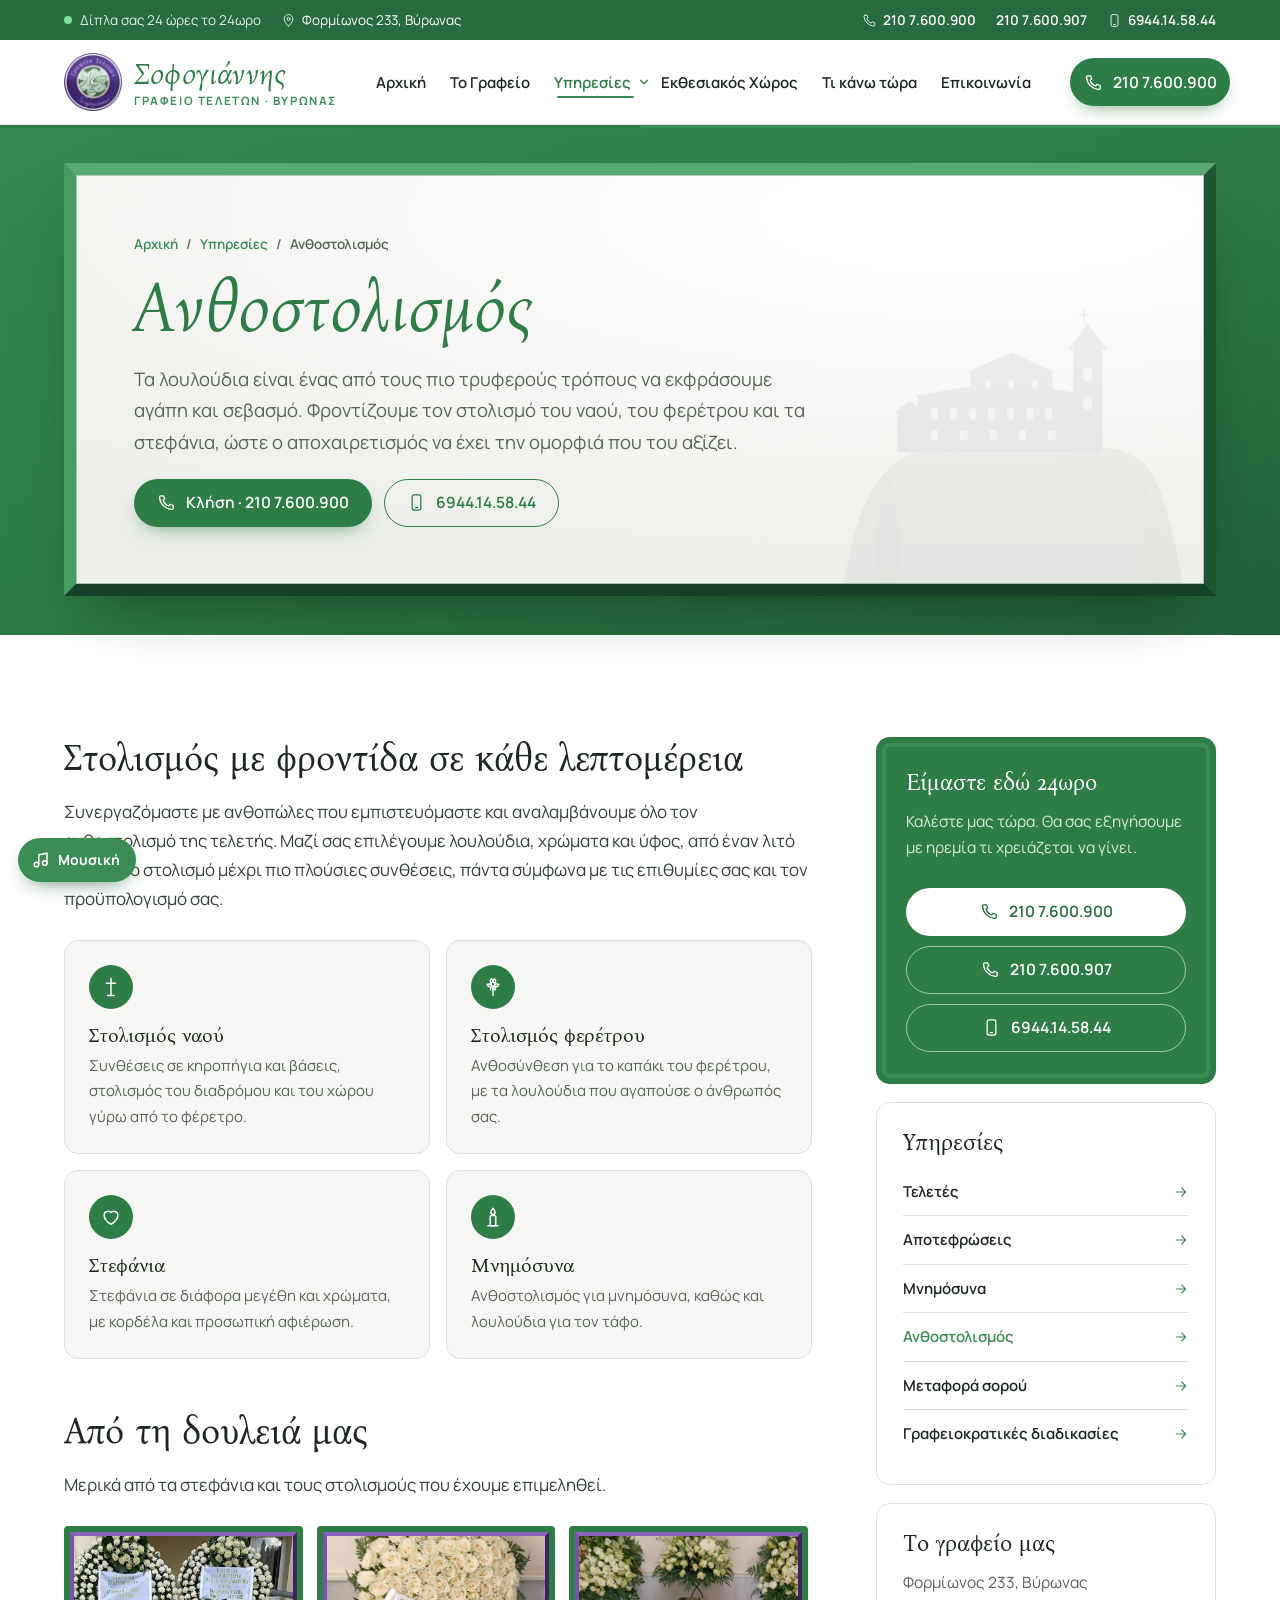
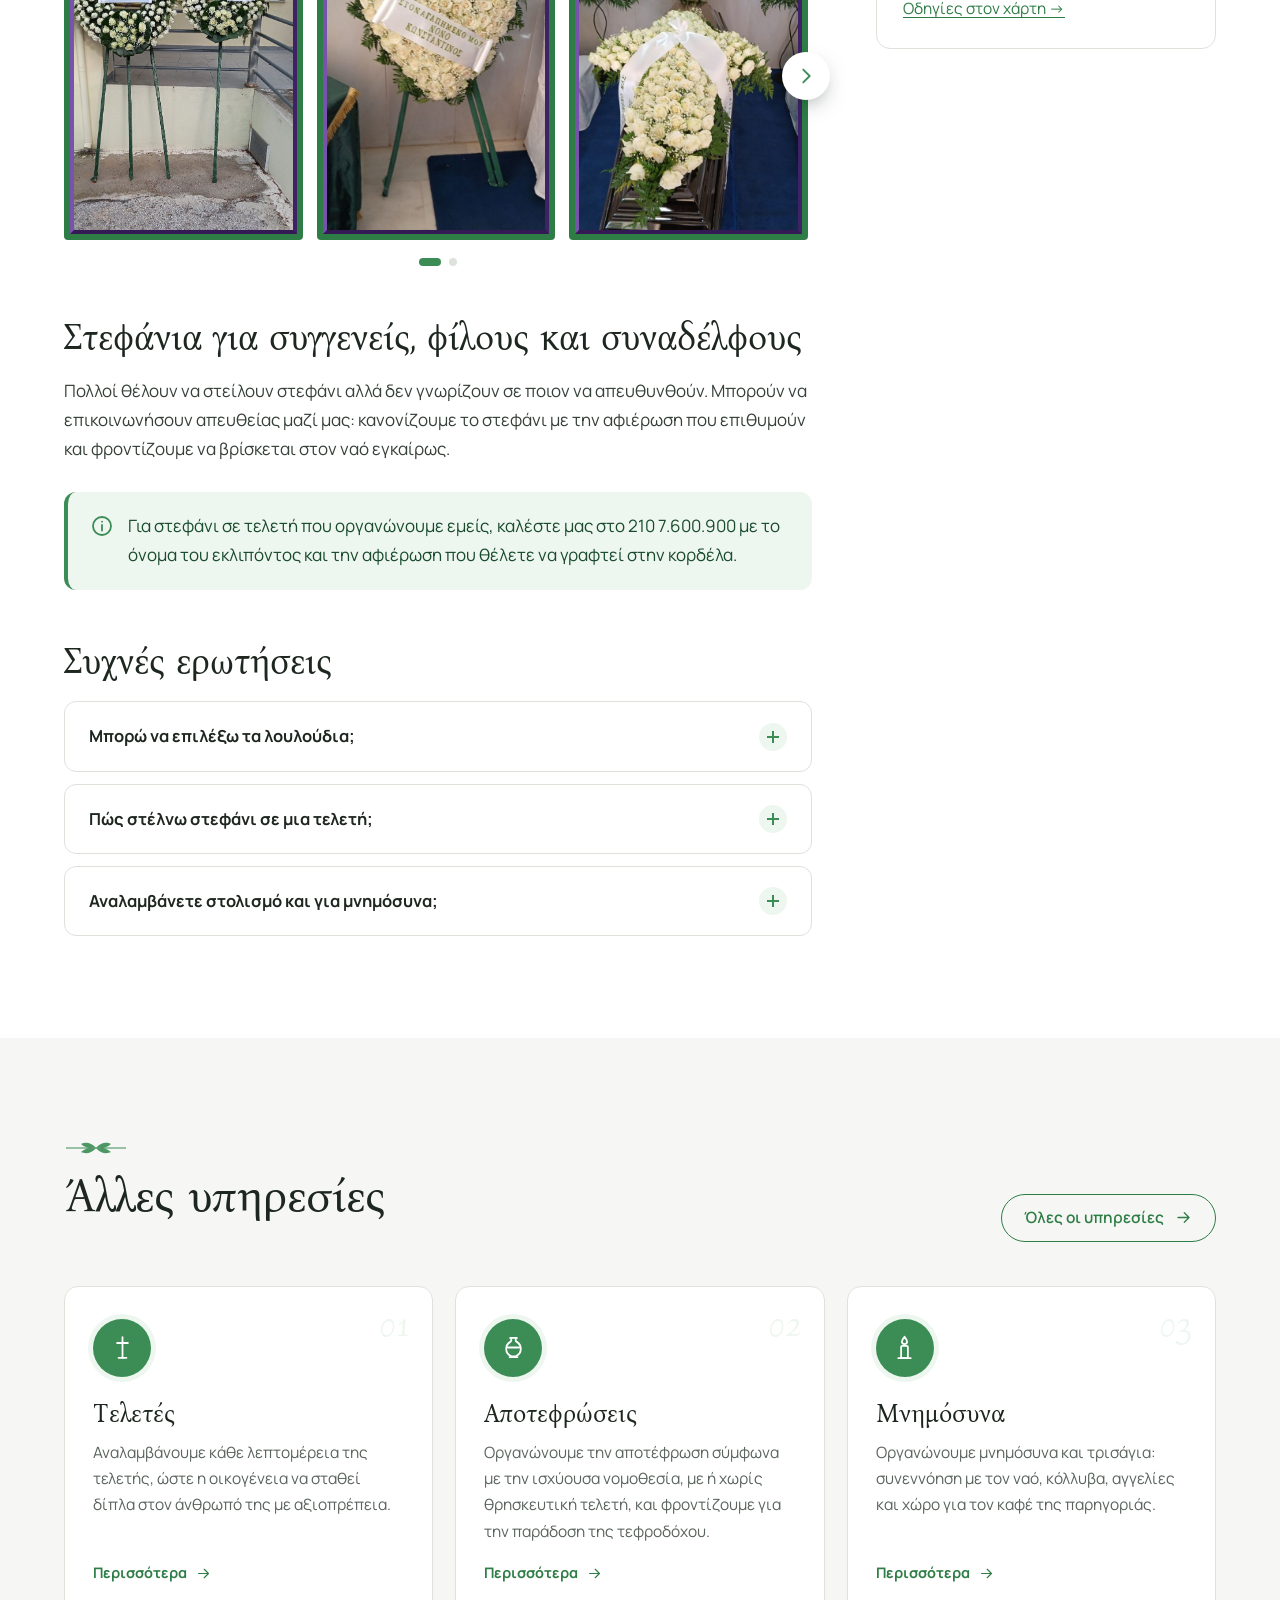
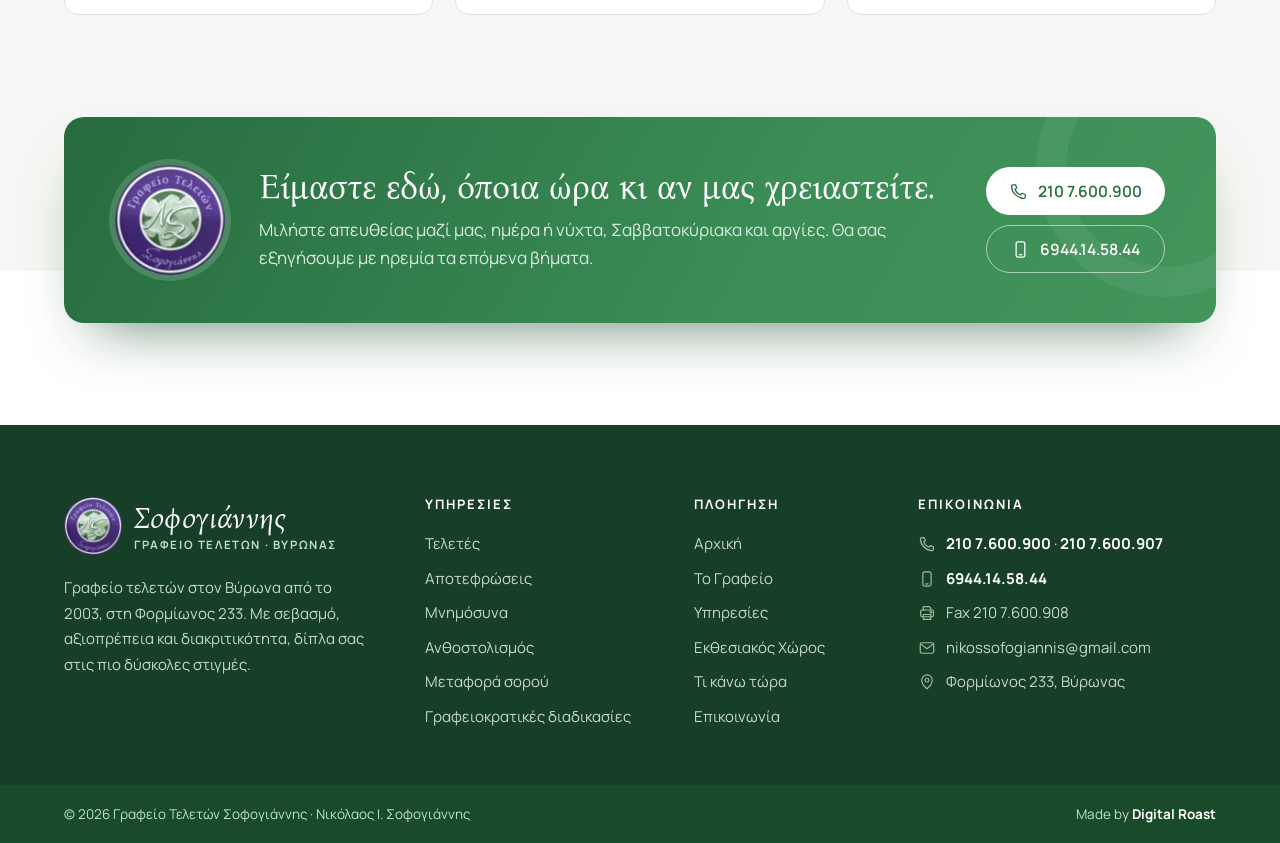
<file: ypiresies/anthostolismos/index.html>
<!DOCTYPE html>
<html lang="el">
<head>
  <meta charset="UTF-8">
  <meta name="viewport" content="width=device-width, initial-scale=1">
  <title>Ανθοστολισμός Τελετής · Στεφάνια &amp; Στολισμός Ναού · Βύρωνας</title>
  <meta name="description" content="Ανθοστολισμός τελετής και μνημοσύνου: στολισμός ναού και φερέτρου, στεφάνια, ανθοσυνθέσεις. Γραφείο Τελετών Σοφογιάννης, Βύρωνας. Τηλ. 210 7.600.900.">
  <meta name="robots" content="index, follow, max-image-preview:large, max-snippet:-1">
  <meta name="theme-color" content="#2f7d46">
  <link rel="canonical" href="https://teletessofogiannisvyronas.gr/ypiresies/anthostolismos/">
  <meta property="og:type" content="website">
  <meta property="og:locale" content="el_GR">
  <meta property="og:site_name" content="Γραφείο Τελετών Σοφογιάννης · Βύρωνας">
  <meta property="og:title" content="Ανθοστολισμός Τελετής · Στεφάνια &amp; Στολισμός Ναού · Βύρωνας">
  <meta property="og:description" content="Ανθοστολισμός τελετής και μνημοσύνου: στολισμός ναού και φερέτρου, στεφάνια, ανθοσυνθέσεις. Γραφείο Τελετών Σοφογιάννης, Βύρωνας. Τηλ. 210 7.600.900.">
  <meta property="og:url" content="https://teletessofogiannisvyronas.gr/ypiresies/anthostolismos/">
  <meta property="og:image" content="https://teletessofogiannisvyronas.gr/og-image.png?v=9c0b03b7">
  <meta property="og:image:width" content="1200">
  <meta property="og:image:height" content="630">
  <meta property="og:image:alt" content="Γραφείο Τελετών Σοφογιάννης · Βύρωνας">
  <meta name="twitter:card" content="summary_large_image">
  <meta name="twitter:title" content="Ανθοστολισμός Τελετής · Στεφάνια &amp; Στολισμός Ναού · Βύρωνας">
  <meta name="twitter:description" content="Ανθοστολισμός τελετής και μνημοσύνου: στολισμός ναού και φερέτρου, στεφάνια, ανθοσυνθέσεις. Γραφείο Τελετών Σοφογιάννης, Βύρωνας. Τηλ. 210 7.600.900.">
  <meta name="twitter:image" content="https://teletessofogiannisvyronas.gr/og-image.png?v=9c0b03b7">
  <meta name="format-detection" content="telephone=no">
  <link rel="icon" href="/favicon.ico?v=9c0b03b7" sizes="48x48">
  <link rel="icon" href="/favicon-96.png?v=9c0b03b7" sizes="96x96" type="image/png">
  <link rel="manifest" href="/site.webmanifest">
  <link rel="apple-touch-icon" href="/apple-touch-icon.png?v=9c0b03b7">
  <link rel="preconnect" href="https://fonts.googleapis.com">
  <link rel="preconnect" href="https://fonts.gstatic.com" crossorigin>
  <link href="https://fonts.googleapis.com/css2?family=Bona+Nova:ital,wght@0,400;0,700;1,400&family=Manrope:wght@400;500;600;700&display=swap" rel="stylesheet">
  <link rel="stylesheet" href="/css/style.css?v=ce2c2ff8">
  <script>document.documentElement.classList.add("js")</script>
  <script type="application/ld+json">
{
  "@context": "https://schema.org",
  "@graph": [
    {
      "@type": "WebSite",
      "@id": "https://teletessofogiannisvyronas.gr/#website",
      "url": "https://teletessofogiannisvyronas.gr/",
      "name": "Γραφείο Τελετών Σοφογιάννης · Βύρωνας",
      "inLanguage": "el",
      "publisher": {
        "@id": "https://teletessofogiannisvyronas.gr/#funeralhome"
      }
    },
    {
      "@type": [
        "FuneralHome",
        "LocalBusiness"
      ],
      "@id": "https://teletessofogiannisvyronas.gr/#funeralhome",
      "name": "Γραφείο Τελετών Σοφογιάννης · Βύρωνας",
      "alternateName": [
        "Γραφείο Τελετών Σοφογιάννης",
        "Σοφογιάννης Γραφείο Τελετών",
        "Γραφείο Τελετών Βύρωνας Σοφογιάννης",
        "Sofogiannis Funeral Home"
      ],
      "description": "Γραφείο τελετών στον Βύρωνα από το 2003, Φορμίωνος 233. Τελετές, αποτεφρώσεις, μνημόσυνα, ανθοστολισμός, μεταφορά σορού και διεκπεραίωση γραφειοκρατικών διαδικασιών, 24 ώρες το 24ωρο.",
      "url": "https://teletessofogiannisvyronas.gr/",
      "image": [
        "https://teletessofogiannisvyronas.gr/og-image.png",
        "https://teletessofogiannisvyronas.gr/images/prosopsi-3.jpg",
        "https://teletessofogiannisvyronas.gr/images/nikolaos-sofogiannis.jpg"
      ],
      "logo": "https://teletessofogiannisvyronas.gr/logo.png",
      "telephone": [
        "+302107600900",
        "+302107600907",
        "+306944145844"
      ],
      "faxNumber": "+302107600908",
      "email": "nikossofogiannis@gmail.com",
      "founder": {
        "@type": "Person",
        "name": "Νικόλαος Σοφογιάννης"
      },
      "foundingDate": "2003",
      "address": {
        "@type": "PostalAddress",
        "streetAddress": "Φορμίωνος 233",
        "addressLocality": "Βύρωνας",
        "addressRegion": "Αττική",
        "addressCountry": "GR"
      },
      "hasMap": "https://www.google.com/maps/search/?api=1&query=Φορμίωνος+233,+Βύρωνας",
      "contactPoint": [
        {
          "@type": "ContactPoint",
          "telephone": "+302107600900",
          "contactType": "customer service",
          "availableLanguage": [
            "el"
          ]
        },
        {
          "@type": "ContactPoint",
          "telephone": "+306944145844",
          "contactType": "emergency",
          "availableLanguage": [
            "el"
          ],
          "hoursAvailable": {
            "@type": "OpeningHoursSpecification",
            "opens": "00:00",
            "closes": "23:59",
            "dayOfWeek": [
              "Monday",
              "Tuesday",
              "Wednesday",
              "Thursday",
              "Friday",
              "Saturday",
              "Sunday"
            ]
          }
        }
      ],
      "openingHoursSpecification": {
        "@type": "OpeningHoursSpecification",
        "dayOfWeek": [
          "Monday",
          "Tuesday",
          "Wednesday",
          "Thursday",
          "Friday",
          "Saturday",
          "Sunday"
        ],
        "opens": "00:00",
        "closes": "23:59"
      },
      "areaServed": [
        {
          "@type": "Place",
          "name": "Βύρωνας"
        },
        {
          "@type": "Place",
          "name": "Καισαριανή"
        },
        {
          "@type": "Place",
          "name": "Παγκράτι"
        },
        {
          "@type": "Place",
          "name": "Υμηττός"
        },
        {
          "@type": "Place",
          "name": "Ζωγράφου"
        },
        {
          "@type": "Place",
          "name": "Ηλιούπολη"
        },
        {
          "@type": "Place",
          "name": "Δάφνη"
        },
        {
          "@type": "Place",
          "name": "Άγιος Δημήτριος"
        },
        {
          "@type": "Place",
          "name": "Νέα Σμύρνη"
        },
        {
          "@type": "Place",
          "name": "Μετς"
        },
        {
          "@type": "Place",
          "name": "Αθήνα"
        },
        {
          "@type": "AdministrativeArea",
          "name": "Αττική"
        },
        {
          "@type": "Country",
          "name": "Ελλάδα"
        }
      ],
      "hasOfferCatalog": {
        "@type": "OfferCatalog",
        "name": "Υπηρεσίες γραφείου τελετών",
        "itemListElement": [
          {
            "@type": "Offer",
            "itemOffered": {
              "@type": "Service",
              "name": "Τελετές",
              "url": "https://teletessofogiannisvyronas.gr/ypiresies/kideies/"
            }
          },
          {
            "@type": "Offer",
            "itemOffered": {
              "@type": "Service",
              "name": "Αποτεφρώσεις",
              "url": "https://teletessofogiannisvyronas.gr/ypiresies/apotefroseis/"
            }
          },
          {
            "@type": "Offer",
            "itemOffered": {
              "@type": "Service",
              "name": "Μνημόσυνα",
              "url": "https://teletessofogiannisvyronas.gr/ypiresies/mnimosyna/"
            }
          },
          {
            "@type": "Offer",
            "itemOffered": {
              "@type": "Service",
              "name": "Ανθοστολισμός",
              "url": "https://teletessofogiannisvyronas.gr/ypiresies/anthostolismos/"
            }
          },
          {
            "@type": "Offer",
            "itemOffered": {
              "@type": "Service",
              "name": "Μεταφορά σορού",
              "url": "https://teletessofogiannisvyronas.gr/ypiresies/metafora-sorou/"
            }
          },
          {
            "@type": "Offer",
            "itemOffered": {
              "@type": "Service",
              "name": "Γραφειοκρατικές διαδικασίες",
              "url": "https://teletessofogiannisvyronas.gr/ypiresies/diadikasies/"
            }
          }
        ]
      }
    },
    {
      "@type": "WebPage",
      "@id": "https://teletessofogiannisvyronas.gr/ypiresies/anthostolismos/#webpage",
      "url": "https://teletessofogiannisvyronas.gr/ypiresies/anthostolismos/",
      "name": "Ανθοστολισμός Τελετής · Στεφάνια & Στολισμός Ναού · Βύρωνας",
      "description": "Ανθοστολισμός τελετής και μνημοσύνου: στολισμός ναού και φερέτρου, στεφάνια, ανθοσυνθέσεις. Γραφείο Τελετών Σοφογιάννης, Βύρωνας. Τηλ. 210 7.600.900.",
      "inLanguage": "el",
      "isPartOf": {
        "@id": "https://teletessofogiannisvyronas.gr/#website"
      },
      "about": {
        "@id": "https://teletessofogiannisvyronas.gr/#funeralhome"
      }
    },
    {
      "@type": "BreadcrumbList",
      "itemListElement": [
        {
          "@type": "ListItem",
          "position": 1,
          "name": "Αρχική",
          "item": "https://teletessofogiannisvyronas.gr/"
        },
        {
          "@type": "ListItem",
          "position": 2,
          "name": "Υπηρεσίες",
          "item": "https://teletessofogiannisvyronas.gr/ypiresies/"
        },
        {
          "@type": "ListItem",
          "position": 3,
          "name": "Ανθοστολισμός",
          "item": "https://teletessofogiannisvyronas.gr/ypiresies/anthostolismos/"
        }
      ]
    },
    {
      "@type": "Service",
      "name": "Ανθοστολισμός",
      "serviceType": "Ανθοστολισμός",
      "description": "Ανθοστολισμός τελετής και μνημοσύνου: στολισμός ναού και φερέτρου, στεφάνια, ανθοσυνθέσεις. Γραφείο Τελετών Σοφογιάννης, Βύρωνας. Τηλ. 210 7.600.900.",
      "url": "https://teletessofogiannisvyronas.gr/ypiresies/anthostolismos/",
      "provider": {
        "@id": "https://teletessofogiannisvyronas.gr/#funeralhome"
      },
      "areaServed": {
        "@type": "AdministrativeArea",
        "name": "Αττική"
      }
    },
    {
      "@type": "FAQPage",
      "mainEntity": [
        {
          "@type": "Question",
          "name": "Μπορώ να επιλέξω τα λουλούδια;",
          "acceptedAnswer": {
            "@type": "Answer",
            "text": "Ναι. Σας προτείνουμε επιλογές, αλλά εσείς αποφασίζετε για τα λουλούδια, τα χρώματα και το μέγεθος του στολισμού."
          }
        },
        {
          "@type": "Question",
          "name": "Πώς στέλνω στεφάνι σε μια τελετή;",
          "acceptedAnswer": {
            "@type": "Answer",
            "text": "Καλέστε μας με το όνομα του εκλιπόντος και την αφιέρωση για την κορδέλα. Αναλαμβάνουμε την παραγγελία και την παράδοση στον ναό."
          }
        },
        {
          "@type": "Question",
          "name": "Αναλαμβάνετε στολισμό και για μνημόσυνα;",
          "acceptedAnswer": {
            "@type": "Answer",
            "text": "Ναι. Στολίζουμε τον ναό για μνημόσυνα και μπορούμε να φροντίσουμε και λουλούδια για τον τάφο."
          }
        }
      ]
    }
  ]
}
  </script>
</head>
<body>
<a class="skip" href="#main">Μετάβαση στο περιεχόμενο</a>
<div class="topbar">
  <div class="wrap">
    <div class="tb-left"><span><span class="dot"></span>Δίπλα σας 24 ώρες το 24ωρο</span><a class="hide-sm" href="https://www.google.com/maps/search/?api=1&query=Φορμίωνος+233,+Βύρωνας" target="_blank" rel="noopener"><svg viewBox="0 0 24 24" fill="none" stroke="currentColor" stroke-width="1.6" stroke-linecap="round" stroke-linejoin="round" aria-hidden="true"><path d="M12 21s-7-6.2-7-11.5a7 7 0 0 1 14 0C19 14.8 12 21 12 21z"/><circle cx="12" cy="9.5" r="2.5"/></svg>Φορμίωνος 233, Βύρωνας</a></div>
    <div class="tb-right"><a href="tel:+302107600900"><svg viewBox="0 0 24 24" fill="none" stroke="currentColor" stroke-width="1.6" stroke-linecap="round" stroke-linejoin="round" aria-hidden="true"><path d="M5 3.5h3.2l1.6 4.2-2.1 1.4a11.5 11.5 0 0 0 7.2 7.2l1.4-2.1 4.2 1.6V19a1.8 1.8 0 0 1-2 1.8A16.5 16.5 0 0 1 3.2 5.5 1.8 1.8 0 0 1 5 3.5z"/></svg>210 7.600.900</a><a class="hide-sm" href="tel:+302107600907">210 7.600.907</a><a href="tel:+306944145844"><svg viewBox="0 0 24 24" fill="none" stroke="currentColor" stroke-width="1.6" stroke-linecap="round" stroke-linejoin="round" aria-hidden="true"><rect x="6.5" y="2.5" width="11" height="19" rx="2.5"/><path d="M10.5 18.5h3"/></svg>6944.14.58.44</a></div>
  </div>
</div>
<header class="site-header">
  <div class="wrap">
    <a class="brand" href="/" aria-label="Γραφείο Τελετών Σοφογιάννης · Βύρωνας, αρχική σελίδα">
        <img class="brand-mark" src="/images/logo-emblem.webp?v=9c0b03b7" alt="" width="58" height="58">
        <span class="brand-text"><span class="brand-name">Σοφογιάννης</span><span class="brand-sub">Γραφείο Τελετών · Βύρωνας</span></span>
      </a>
    <nav class="nav" aria-label="Κύρια πλοήγηση">
      <a href="/">Αρχική</a><a href="/to-grafeio/">Το Γραφείο</a><div class="dd active">
          <button type="button" aria-expanded="false" aria-haspopup="true">Υπηρεσίες <svg viewBox="0 0 24 24" fill="none" stroke="currentColor" stroke-width="2" stroke-linecap="round" stroke-linejoin="round" aria-hidden="true"><path d="m6 9 6 6 6-6"/></svg></button>
          <div class="dd-menu"><a href="/ypiresies/kideies/"><span class="ic"><svg viewBox="0 0 24 24" fill="none" stroke="currentColor" stroke-width="1.6" stroke-linecap="round" stroke-linejoin="round" aria-hidden="true"><path d="M12 2.8v18.4M7.2 8h9.6"/><path d="M8.5 21.2h7"/></svg></span><span><strong>Τελετές</strong><small>Οργάνωση τελετής από την αρχή ως το τέλος</small></span></a><a href="/ypiresies/apotefroseis/"><span class="ic"><svg viewBox="0 0 24 24" fill="none" stroke="currentColor" stroke-width="1.6" stroke-linecap="round" stroke-linejoin="round" aria-hidden="true"><path d="M9 3.5h6M10 3.5v2.2c0 .6-.4 1-.9 1.3C6.8 8.4 5.5 10.6 5.5 13.2c0 3.4 2.4 6 5.2 6.8h2.6c2.8-.8 5.2-3.4 5.2-6.8 0-2.6-1.3-4.8-3.6-6.2-.5-.3-.9-.7-.9-1.3V3.5"/><path d="M8.5 20.5h7M7 12h10"/></svg></span><span><strong>Αποτεφρώσεις</strong><small>Οργάνωση αποτέφρωσης & τεφροδόχοι</small></span></a><a href="/ypiresies/mnimosyna/"><span class="ic"><svg viewBox="0 0 24 24" fill="none" stroke="currentColor" stroke-width="1.6" stroke-linecap="round" stroke-linejoin="round" aria-hidden="true"><path d="M12 2.5c1.5 1.8 2.3 3 2.3 4.2a2.3 2.3 0 0 1-4.6 0c0-1.2.8-2.4 2.3-4.2z"/><rect x="9" y="10.5" width="6" height="11" rx="1"/><path d="M6.5 21.5h11"/></svg></span><span><strong>Μνημόσυνα</strong><small>Τρισάγια, 40ήμερα, ετήσια μνημόσυνα</small></span></a><a href="/ypiresies/anthostolismos/"><span class="ic"><svg viewBox="0 0 24 24" fill="none" stroke="currentColor" stroke-width="1.6" stroke-linecap="round" stroke-linejoin="round" aria-hidden="true"><circle cx="12" cy="9" r="2.2"/><path d="M12 6.8c0-2.4 1.6-3.8 1.6-3.8s1.9 1.6 1.2 3.9M14.2 9c2.2-.8 4.2.2 4.2.2s-.6 2.4-3 2.6M13.6 11c1.4 1.9 1 4 1 4s-2.4-.3-3-2.6M10.4 11c-1.4 1.9-1 4-1 4M9.8 9c-2.2-.8-4.2.2-4.2.2s.6 2.4 3 2.6M12 6.8C12 4.4 10.4 3 10.4 3s-1.9 1.6-1.2 3.9"/><path d="M12 11.2V21"/></svg></span><span><strong>Ανθοστολισμός</strong><small>Στολισμός ναού, φερέτρου & στεφάνια</small></span></a><a href="/ypiresies/metafora-sorou/"><span class="ic"><svg viewBox="0 0 24 24" fill="none" stroke="currentColor" stroke-width="1.6" stroke-linecap="round" stroke-linejoin="round" aria-hidden="true"><path d="M21 4.5 3.5 11.2l6 2.3 2.3 6L21 4.5z"/><path d="m9.5 13.5 4.2-4.2"/></svg></span><span><strong>Μεταφορά σορού</strong><small>Σε όλη την Ελλάδα & επαναπατρισμός</small></span></a><a href="/ypiresies/diadikasies/"><span class="ic"><svg viewBox="0 0 24 24" fill="none" stroke="currentColor" stroke-width="1.6" stroke-linecap="round" stroke-linejoin="round" aria-hidden="true"><path d="M14 3H7a2 2 0 0 0-2 2v14a2 2 0 0 0 2 2h10a2 2 0 0 0 2-2V8z"/><path d="M14 3v5h5M8.5 13h7M8.5 16.5h5"/></svg></span><span><strong>Γραφειοκρατικές διαδικασίες</strong><small>Δικαιολογητικά, ληξιαρχείο, ασφαλιστικά</small></span></a><a class="all" href="/ypiresies/">Όλες οι υπηρεσίες <svg viewBox="0 0 24 24" fill="none" stroke="currentColor" stroke-width="1.6" stroke-linecap="round" stroke-linejoin="round" aria-hidden="true"><path d="M5 12h14M13 6l6 6-6 6"/></svg></a></div>
        </div><a href="/ekthesiakos-xoros/">Εκθεσιακός Χώρος</a><a href="/ti-kano-tora/">Τι κάνω τώρα</a><a href="/epikoinonia/">Επικοινωνία</a>
    </nav>
    <div class="header-cta">
      <a class="btn btn-primary" href="tel:+302107600900"><svg viewBox="0 0 24 24" fill="none" stroke="currentColor" stroke-width="1.6" stroke-linecap="round" stroke-linejoin="round" aria-hidden="true"><path d="M5 3.5h3.2l1.6 4.2-2.1 1.4a11.5 11.5 0 0 0 7.2 7.2l1.4-2.1 4.2 1.6V19a1.8 1.8 0 0 1-2 1.8A16.5 16.5 0 0 1 3.2 5.5 1.8 1.8 0 0 1 5 3.5z"/></svg><span>210 7.600.900</span></a>
      <button class="menu-toggle" type="button" aria-label="Μενού" aria-expanded="false" aria-controls="mobile-nav"><span></span></button>
    </div>
  </div>
</header>
<nav class="mobile-nav" id="mobile-nav" aria-label="Πλοήγηση κινητού">
  <a href="/">Αρχική</a><a href="/to-grafeio/">Το Γραφείο</a><a href="/ypiresies/">Υπηρεσίες</a><div class="sub"><a href="/ypiresies/kideies/">Τελετές</a><a href="/ypiresies/apotefroseis/">Αποτεφρώσεις</a><a href="/ypiresies/mnimosyna/">Μνημόσυνα</a><a href="/ypiresies/anthostolismos/">Ανθοστολισμός</a><a href="/ypiresies/metafora-sorou/">Μεταφορά σορού</a><a href="/ypiresies/diadikasies/">Γραφειοκρατικές διαδικασίες</a></div><a href="/ekthesiakos-xoros/">Εκθεσιακός Χώρος</a><a href="/ti-kano-tora/">Τι κάνω τώρα</a><a href="/epikoinonia/">Επικοινωνία</a>
  <div class="m-contact">
    <a class="btn btn-primary" href="tel:+302107600900"><svg viewBox="0 0 24 24" fill="none" stroke="currentColor" stroke-width="1.6" stroke-linecap="round" stroke-linejoin="round" aria-hidden="true"><path d="M5 3.5h3.2l1.6 4.2-2.1 1.4a11.5 11.5 0 0 0 7.2 7.2l1.4-2.1 4.2 1.6V19a1.8 1.8 0 0 1-2 1.8A16.5 16.5 0 0 1 3.2 5.5 1.8 1.8 0 0 1 5 3.5z"/></svg>Κλήση 210 7.600.900</a>
    <a class="btn btn-ghost" href="tel:+306944145844"><svg viewBox="0 0 24 24" fill="none" stroke="currentColor" stroke-width="1.6" stroke-linecap="round" stroke-linejoin="round" aria-hidden="true"><rect x="6.5" y="2.5" width="11" height="19" rx="2.5"/><path d="M10.5 18.5h3"/></svg>Κινητό 6944.14.58.44</a>
  </div>
</nav>
<main id="main">
<section class="page-hero">
  <div class="wrap">
    <div class="bevel">
      <div class="panel">
        <img class="panel-art" src="/images/monastery.svg" alt="" aria-hidden="true">
        <nav class="breadcrumbs" aria-label="Διαδρομή"><a href="/">Αρχική</a><span aria-hidden="true">/</span><a href="/ypiresies/">Υπηρεσίες</a><span aria-hidden="true">/</span><span aria-current="page">Ανθοστολισμός</span></nav>
        <h1>Ανθοστολισμός</h1>
        <p class="lead">Τα λουλούδια είναι ένας από τους πιο τρυφερούς τρόπους να εκφράσουμε αγάπη και σεβασμό. Φροντίζουμε τον στολισμό του ναού, του φερέτρου και τα στεφάνια, ώστε ο αποχαιρετισμός να έχει την ομορφιά που του αξίζει.</p>
        <div class="hero-actions">
        <a class="btn btn-primary" href="tel:+302107600900"><svg viewBox="0 0 24 24" fill="none" stroke="currentColor" stroke-width="1.6" stroke-linecap="round" stroke-linejoin="round" aria-hidden="true"><path d="M5 3.5h3.2l1.6 4.2-2.1 1.4a11.5 11.5 0 0 0 7.2 7.2l1.4-2.1 4.2 1.6V19a1.8 1.8 0 0 1-2 1.8A16.5 16.5 0 0 1 3.2 5.5 1.8 1.8 0 0 1 5 3.5z"/></svg>Κλήση · 210 7.600.900</a>
        <a class="btn btn-ghost" href="tel:+306944145844"><svg viewBox="0 0 24 24" fill="none" stroke="currentColor" stroke-width="1.6" stroke-linecap="round" stroke-linejoin="round" aria-hidden="true"><rect x="6.5" y="2.5" width="11" height="19" rx="2.5"/><path d="M10.5 18.5h3"/></svg>6944.14.58.44</a>
      </div>
      </div>
    </div>
  </div>
</section>

<section class="section">
  <div class="wrap content-grid">
    <article class="prose">
      
<h2>Στολισμός με φροντίδα σε κάθε λεπτομέρεια</h2>
<p>Συνεργαζόμαστε με ανθοπώλες που εμπιστευόμαστε και αναλαμβάνουμε όλο τον ανθοστολισμό της τελετής. Μαζί σας επιλέγουμε λουλούδια, χρώματα και ύφος, από έναν λιτό και ήρεμο στολισμό μέχρι πιο πλούσιες συνθέσεις, πάντα σύμφωνα με τις επιθυμίες σας και τον προϋπολογισμό σας.</p>
<div class="feature-grid"><div class="feature"><span class="ic"><svg viewBox="0 0 24 24" fill="none" stroke="currentColor" stroke-width="1.6" stroke-linecap="round" stroke-linejoin="round" aria-hidden="true"><path d="M12 2.8v18.4M7.2 8h9.6"/><path d="M8.5 21.2h7"/></svg></span><h3>Στολισμός ναού</h3><p>Συνθέσεις σε κηροπήγια και βάσεις, στολισμός του διαδρόμου και του χώρου γύρω από το φέρετρο.</p></div><div class="feature"><span class="ic"><svg viewBox="0 0 24 24" fill="none" stroke="currentColor" stroke-width="1.6" stroke-linecap="round" stroke-linejoin="round" aria-hidden="true"><circle cx="12" cy="9" r="2.2"/><path d="M12 6.8c0-2.4 1.6-3.8 1.6-3.8s1.9 1.6 1.2 3.9M14.2 9c2.2-.8 4.2.2 4.2.2s-.6 2.4-3 2.6M13.6 11c1.4 1.9 1 4 1 4s-2.4-.3-3-2.6M10.4 11c-1.4 1.9-1 4-1 4M9.8 9c-2.2-.8-4.2.2-4.2.2s.6 2.4 3 2.6M12 6.8C12 4.4 10.4 3 10.4 3s-1.9 1.6-1.2 3.9"/><path d="M12 11.2V21"/></svg></span><h3>Στολισμός φερέτρου</h3><p>Ανθοσύνθεση για το καπάκι του φερέτρου, με τα λουλούδια που αγαπούσε ο άνθρωπός σας.</p></div><div class="feature"><span class="ic"><svg viewBox="0 0 24 24" fill="none" stroke="currentColor" stroke-width="1.6" stroke-linecap="round" stroke-linejoin="round" aria-hidden="true"><path d="M12 20s-7.5-4.6-7.5-10.2A4.3 4.3 0 0 1 12 7.2a4.3 4.3 0 0 1 7.5 2.6C19.5 15.4 12 20 12 20z"/></svg></span><h3>Στεφάνια</h3><p>Στεφάνια σε διάφορα μεγέθη και χρώματα, με κορδέλα και προσωπική αφιέρωση.</p></div><div class="feature"><span class="ic"><svg viewBox="0 0 24 24" fill="none" stroke="currentColor" stroke-width="1.6" stroke-linecap="round" stroke-linejoin="round" aria-hidden="true"><path d="M12 2.5c1.5 1.8 2.3 3 2.3 4.2a2.3 2.3 0 0 1-4.6 0c0-1.2.8-2.4 2.3-4.2z"/><rect x="9" y="10.5" width="6" height="11" rx="1"/><path d="M6.5 21.5h11"/></svg></span><h3>Μνημόσυνα</h3><p>Ανθοστολισμός για μνημόσυνα, καθώς και λουλούδια για τον τάφο.</p></div></div>
<h2>Από τη δουλειά μας</h2>
<p>Μερικά από τα στεφάνια και τους στολισμούς που έχουμε επιμεληθεί.</p>
<div class="carousel" role="region" aria-roledescription="carousel" aria-label="Φωτογραφίες από στεφάνια και ανθοστολισμούς">
  <div class="car-track" tabindex="0"><figure class="slide"><img src="/images/stefani-3.jpg?v=2" alt="Δύο στρογγυλά στεφάνια με λευκά τριαντάφυλλα" loading="lazy" decoding="async"></figure><figure class="slide"><img src="/images/stefani-5.jpg?v=2" alt="Στεφάνι σε σχήμα καρδιάς από λευκά τριαντάφυλλα" loading="lazy" decoding="async"></figure><figure class="slide"><img src="/images/stefani-6.jpg?v=2" alt="Ανθοσύνθεση με λευκά τριαντάφυλλα πάνω στο φέρετρο" loading="lazy" decoding="async"></figure><figure class="slide"><img src="/images/stefani-7.jpg?v=2" alt="Στεφάνι καρδιά με λευκά τριαντάφυλλα και γυψοφίλη σε ναό" loading="lazy" decoding="async"></figure></div>
  <button class="car-btn prev" type="button" aria-label="Προηγούμενη φωτογραφία"><svg viewBox="0 0 24 24" fill="none" stroke="currentColor" stroke-width="2" stroke-linecap="round" stroke-linejoin="round" aria-hidden="true"><path d="M15 5l-7 7 7 7"/></svg></button>
  <button class="car-btn next" type="button" aria-label="Επόμενη φωτογραφία"><svg viewBox="0 0 24 24" fill="none" stroke="currentColor" stroke-width="2" stroke-linecap="round" stroke-linejoin="round" aria-hidden="true"><path d="M9 5l7 7-7 7"/></svg></button>
  <div class="car-dots" aria-hidden="true"></div>
</div>
<h2>Στεφάνια για συγγενείς, φίλους και συναδέλφους</h2>
<p>Πολλοί θέλουν να στείλουν στεφάνι αλλά δεν γνωρίζουν σε ποιον να απευθυνθούν. Μπορούν να επικοινωνήσουν απευθείας μαζί μας: κανονίζουμε το στεφάνι με την αφιέρωση που επιθυμούν και φροντίζουμε να βρίσκεται στον ναό εγκαίρως.</p>
<div class="note"><svg viewBox="0 0 24 24" fill="none" stroke="currentColor" stroke-width="1.8" stroke-linecap="round" stroke-linejoin="round" aria-hidden="true"><circle cx="12" cy="12" r="9"/><path d="M12 11v5.5M12 7.6v.1"/></svg><p>Για στεφάνι σε τελετή που οργανώνουμε εμείς, καλέστε μας στο 210 7.600.900 με το όνομα του εκλιπόντος και την αφιέρωση που θέλετε να γραφτεί στην κορδέλα.</p></div>

      <h2>Συχνές ερωτήσεις</h2>
      <div class="faq"><details><summary>Μπορώ να επιλέξω τα λουλούδια;<span class="pm" aria-hidden="true"></span></summary><div class="ans"><p>Ναι. Σας προτείνουμε επιλογές, αλλά εσείς αποφασίζετε για τα λουλούδια, τα χρώματα και το μέγεθος του στολισμού.</p></div></details><details><summary>Πώς στέλνω στεφάνι σε μια τελετή;<span class="pm" aria-hidden="true"></span></summary><div class="ans"><p>Καλέστε μας με το όνομα του εκλιπόντος και την αφιέρωση για την κορδέλα. Αναλαμβάνουμε την παραγγελία και την παράδοση στον ναό.</p></div></details><details><summary>Αναλαμβάνετε στολισμό και για μνημόσυνα;<span class="pm" aria-hidden="true"></span></summary><div class="ans"><p>Ναι. Στολίζουμε τον ναό για μνημόσυνα και μπορούμε να φροντίσουμε και λουλούδια για τον τάφο.</p></div></details></div>
    </article>
    <aside class="sidebar">
      <div class="side-card dark">
        <h3>Είμαστε εδώ 24ωρο</h3>
        <p>Καλέστε μας τώρα. Θα σας εξηγήσουμε με ηρεμία τι χρειάζεται να γίνει.</p>
        <a class="btn btn-light" href="tel:+302107600900"><svg viewBox="0 0 24 24" fill="none" stroke="currentColor" stroke-width="1.6" stroke-linecap="round" stroke-linejoin="round" aria-hidden="true"><path d="M5 3.5h3.2l1.6 4.2-2.1 1.4a11.5 11.5 0 0 0 7.2 7.2l1.4-2.1 4.2 1.6V19a1.8 1.8 0 0 1-2 1.8A16.5 16.5 0 0 1 3.2 5.5 1.8 1.8 0 0 1 5 3.5z"/></svg>210 7.600.900</a>
        <a class="btn btn-outline-light" href="tel:+302107600907"><svg viewBox="0 0 24 24" fill="none" stroke="currentColor" stroke-width="1.6" stroke-linecap="round" stroke-linejoin="round" aria-hidden="true"><path d="M5 3.5h3.2l1.6 4.2-2.1 1.4a11.5 11.5 0 0 0 7.2 7.2l1.4-2.1 4.2 1.6V19a1.8 1.8 0 0 1-2 1.8A16.5 16.5 0 0 1 3.2 5.5 1.8 1.8 0 0 1 5 3.5z"/></svg>210 7.600.907</a>
        <a class="btn btn-outline-light" href="tel:+306944145844"><svg viewBox="0 0 24 24" fill="none" stroke="currentColor" stroke-width="1.6" stroke-linecap="round" stroke-linejoin="round" aria-hidden="true"><rect x="6.5" y="2.5" width="11" height="19" rx="2.5"/><path d="M10.5 18.5h3"/></svg>6944.14.58.44</a>
      </div>
      <div class="side-card">
        <h3>Υπηρεσίες</h3>
        <ul class="side-links"><li><a href="/ypiresies/kideies/">Τελετές<svg viewBox="0 0 24 24" fill="none" stroke="currentColor" stroke-width="1.6" stroke-linecap="round" stroke-linejoin="round" aria-hidden="true"><path d="M5 12h14M13 6l6 6-6 6"/></svg></a></li><li><a href="/ypiresies/apotefroseis/">Αποτεφρώσεις<svg viewBox="0 0 24 24" fill="none" stroke="currentColor" stroke-width="1.6" stroke-linecap="round" stroke-linejoin="round" aria-hidden="true"><path d="M5 12h14M13 6l6 6-6 6"/></svg></a></li><li><a href="/ypiresies/mnimosyna/">Μνημόσυνα<svg viewBox="0 0 24 24" fill="none" stroke="currentColor" stroke-width="1.6" stroke-linecap="round" stroke-linejoin="round" aria-hidden="true"><path d="M5 12h14M13 6l6 6-6 6"/></svg></a></li><li><a href="/ypiresies/anthostolismos/" aria-current="page">Ανθοστολισμός<svg viewBox="0 0 24 24" fill="none" stroke="currentColor" stroke-width="1.6" stroke-linecap="round" stroke-linejoin="round" aria-hidden="true"><path d="M5 12h14M13 6l6 6-6 6"/></svg></a></li><li><a href="/ypiresies/metafora-sorou/">Μεταφορά σορού<svg viewBox="0 0 24 24" fill="none" stroke="currentColor" stroke-width="1.6" stroke-linecap="round" stroke-linejoin="round" aria-hidden="true"><path d="M5 12h14M13 6l6 6-6 6"/></svg></a></li><li><a href="/ypiresies/diadikasies/">Γραφειοκρατικές διαδικασίες<svg viewBox="0 0 24 24" fill="none" stroke="currentColor" stroke-width="1.6" stroke-linecap="round" stroke-linejoin="round" aria-hidden="true"><path d="M5 12h14M13 6l6 6-6 6"/></svg></a></li></ul>
      </div>
      <div class="side-card">
        <h3>Το γραφείο μας</h3>
        <p>Φορμίωνος 233, Βύρωνας<br><a href="https://www.google.com/maps/search/?api=1&query=Φορμίωνος+233,+Βύρωνας" target="_blank" rel="noopener">Οδηγίες στον χάρτη →</a></p>
      </div>
    </aside>
  </div>
</section>
<section class="section alt">
  <div class="wrap">
    <div class="section-head">
      <div class="sec-title"><svg class="leaf" viewBox="0 0 64 16" aria-hidden="true"><path d="M2 8h60" stroke="currentColor" stroke-width="1"/><path d="M32 8c-5-6-11-6-15-4 4 4 10 5 15 4zM32 8c5-6 11-6 15-4-4 4-10 5-15 4zM32 8c-5 6-11 6-15 4 4-4 10-5 15-4zM32 8c5 6 11 6 15 4-4-4-10-5-15-4z" fill="currentColor" opacity=".9"/></svg><h2>Άλλες υπηρεσίες</h2></div>
      <a class="btn btn-ghost" href="/ypiresies/">Όλες οι υπηρεσίες <svg viewBox="0 0 24 24" fill="none" stroke="currentColor" stroke-width="1.6" stroke-linecap="round" stroke-linejoin="round" aria-hidden="true"><path d="M5 12h14M13 6l6 6-6 6"/></svg></a>
    </div>
    <div class="services-grid three"><a class="service-card" href="/ypiresies/kideies/">
          <span class="num">01</span>
          <span class="ic"><svg viewBox="0 0 24 24" fill="none" stroke="currentColor" stroke-width="1.6" stroke-linecap="round" stroke-linejoin="round" aria-hidden="true"><path d="M12 2.8v18.4M7.2 8h9.6"/><path d="M8.5 21.2h7"/></svg></span>
          <h3>Τελετές</h3>
          <p>Αναλαμβάνουμε κάθε λεπτομέρεια της τελετής, ώστε η οικογένεια να σταθεί δίπλα στον άνθρωπό της με αξιοπρέπεια.</p>
          <span class="more">Περισσότερα <svg viewBox="0 0 24 24" fill="none" stroke="currentColor" stroke-width="1.6" stroke-linecap="round" stroke-linejoin="round" aria-hidden="true"><path d="M5 12h14M13 6l6 6-6 6"/></svg></span>
        </a><a class="service-card" href="/ypiresies/apotefroseis/">
          <span class="num">02</span>
          <span class="ic"><svg viewBox="0 0 24 24" fill="none" stroke="currentColor" stroke-width="1.6" stroke-linecap="round" stroke-linejoin="round" aria-hidden="true"><path d="M9 3.5h6M10 3.5v2.2c0 .6-.4 1-.9 1.3C6.8 8.4 5.5 10.6 5.5 13.2c0 3.4 2.4 6 5.2 6.8h2.6c2.8-.8 5.2-3.4 5.2-6.8 0-2.6-1.3-4.8-3.6-6.2-.5-.3-.9-.7-.9-1.3V3.5"/><path d="M8.5 20.5h7M7 12h10"/></svg></span>
          <h3>Αποτεφρώσεις</h3>
          <p>Οργανώνουμε την αποτέφρωση σύμφωνα με την ισχύουσα νομοθεσία, με ή χωρίς θρησκευτική τελετή, και φροντίζουμε για την παράδοση της τεφροδόχου.</p>
          <span class="more">Περισσότερα <svg viewBox="0 0 24 24" fill="none" stroke="currentColor" stroke-width="1.6" stroke-linecap="round" stroke-linejoin="round" aria-hidden="true"><path d="M5 12h14M13 6l6 6-6 6"/></svg></span>
        </a><a class="service-card" href="/ypiresies/mnimosyna/">
          <span class="num">03</span>
          <span class="ic"><svg viewBox="0 0 24 24" fill="none" stroke="currentColor" stroke-width="1.6" stroke-linecap="round" stroke-linejoin="round" aria-hidden="true"><path d="M12 2.5c1.5 1.8 2.3 3 2.3 4.2a2.3 2.3 0 0 1-4.6 0c0-1.2.8-2.4 2.3-4.2z"/><rect x="9" y="10.5" width="6" height="11" rx="1"/><path d="M6.5 21.5h11"/></svg></span>
          <h3>Μνημόσυνα</h3>
          <p>Οργανώνουμε μνημόσυνα και τρισάγια: συνεννόηση με τον ναό, κόλλυβα, αγγελίες και χώρο για τον καφέ της παρηγοριάς.</p>
          <span class="more">Περισσότερα <svg viewBox="0 0 24 24" fill="none" stroke="currentColor" stroke-width="1.6" stroke-linecap="round" stroke-linejoin="round" aria-hidden="true"><path d="M5 12h14M13 6l6 6-6 6"/></svg></span>
        </a></div>
  </div>
</section>
<section class="cta-wrap">
  <div class="wrap">
    <div class="cta-band">
      <img class="cta-emblem" src="/images/logo-emblem.webp?v=9c0b03b7" alt="" width="120" height="120">
      <div>
        <h2>Είμαστε εδώ, όποια ώρα κι αν μας χρειαστείτε.</h2>
        <p>Μιλήστε απευθείας μαζί μας, ημέρα ή νύχτα, Σαββατοκύριακα και αργίες. Θα σας εξηγήσουμε με ηρεμία τα επόμενα βήματα.</p>
      </div>
      <div class="actions">
        <a class="btn btn-light" href="tel:+302107600900"><svg viewBox="0 0 24 24" fill="none" stroke="currentColor" stroke-width="1.6" stroke-linecap="round" stroke-linejoin="round" aria-hidden="true"><path d="M5 3.5h3.2l1.6 4.2-2.1 1.4a11.5 11.5 0 0 0 7.2 7.2l1.4-2.1 4.2 1.6V19a1.8 1.8 0 0 1-2 1.8A16.5 16.5 0 0 1 3.2 5.5 1.8 1.8 0 0 1 5 3.5z"/></svg>210 7.600.900</a>
        <a class="btn btn-outline-light" href="tel:+306944145844"><svg viewBox="0 0 24 24" fill="none" stroke="currentColor" stroke-width="1.6" stroke-linecap="round" stroke-linejoin="round" aria-hidden="true"><rect x="6.5" y="2.5" width="11" height="19" rx="2.5"/><path d="M10.5 18.5h3"/></svg>6944.14.58.44</a>
      </div>
    </div>
  </div>
</section>

</main>
<footer class="site-footer">
  <div class="wrap footer-grid">
    <div class="f-about">
      <a class="brand light" href="/" aria-label="Γραφείο Τελετών Σοφογιάννης · Βύρωνας, αρχική σελίδα">
        <img class="brand-mark" src="/images/logo-emblem.webp?v=9c0b03b7" alt="" width="58" height="58">
        <span class="brand-text"><span class="brand-name">Σοφογιάννης</span><span class="brand-sub">Γραφείο Τελετών · Βύρωνας</span></span>
      </a>
      <p>Γραφείο τελετών στον Βύρωνα από το 2003, στη Φορμίωνος 233. Με σεβασμό, αξιοπρέπεια και διακριτικότητα, δίπλα σας στις πιο δύσκολες στιγμές.</p>
    </div>
    <div>
      <h4>Υπηρεσίες</h4>
      <ul><li><a href="/ypiresies/kideies/">Τελετές</a></li><li><a href="/ypiresies/apotefroseis/">Αποτεφρώσεις</a></li><li><a href="/ypiresies/mnimosyna/">Μνημόσυνα</a></li><li><a href="/ypiresies/anthostolismos/">Ανθοστολισμός</a></li><li><a href="/ypiresies/metafora-sorou/">Μεταφορά σορού</a></li><li><a href="/ypiresies/diadikasies/">Γραφειοκρατικές διαδικασίες</a></li></ul>
    </div>
    <div>
      <h4>Πλοήγηση</h4>
      <ul>
        <li><a href="/">Αρχική</a></li>
        <li><a href="/to-grafeio/">Το Γραφείο</a></li>
        <li><a href="/ypiresies/">Υπηρεσίες</a></li>
        <li><a href="/ekthesiakos-xoros/">Εκθεσιακός Χώρος</a></li>
        <li><a href="/ti-kano-tora/">Τι κάνω τώρα</a></li>
        <li><a href="/epikoinonia/">Επικοινωνία</a></li>
      </ul>
    </div>
    <div>
      <h4>Επικοινωνία</h4>
      <ul class="f-contact">
        <li><svg viewBox="0 0 24 24" fill="none" stroke="currentColor" stroke-width="1.6" stroke-linecap="round" stroke-linejoin="round" aria-hidden="true"><path d="M5 3.5h3.2l1.6 4.2-2.1 1.4a11.5 11.5 0 0 0 7.2 7.2l1.4-2.1 4.2 1.6V19a1.8 1.8 0 0 1-2 1.8A16.5 16.5 0 0 1 3.2 5.5 1.8 1.8 0 0 1 5 3.5z"/></svg><span><a href="tel:+302107600900"><strong>210 7.600.900</strong></a> · <a href="tel:+302107600907"><strong>210 7.600.907</strong></a></span></li>
        <li><svg viewBox="0 0 24 24" fill="none" stroke="currentColor" stroke-width="1.6" stroke-linecap="round" stroke-linejoin="round" aria-hidden="true"><rect x="6.5" y="2.5" width="11" height="19" rx="2.5"/><path d="M10.5 18.5h3"/></svg><a href="tel:+306944145844"><strong>6944.14.58.44</strong></a></li>
        <li><svg viewBox="0 0 24 24" fill="none" stroke="currentColor" stroke-width="1.6" stroke-linecap="round" stroke-linejoin="round" aria-hidden="true"><path d="M7 8V3.5h8l2 2V8"/><rect x="3.5" y="8" width="17" height="9" rx="2"/><path d="M7 14h10v6.5H7z"/><circle cx="17" cy="11" r=".8"/></svg><span>Fax 210 7.600.908</span></li>
        <li><svg viewBox="0 0 24 24" fill="none" stroke="currentColor" stroke-width="1.6" stroke-linecap="round" stroke-linejoin="round" aria-hidden="true"><rect x="3" y="5" width="18" height="14" rx="2.5"/><path d="m3.5 6.5 8.5 6.5 8.5-6.5"/></svg><a href="mailto:nikossofogiannis@gmail.com">nikossofogiannis@gmail.com</a></li>
        <li><svg viewBox="0 0 24 24" fill="none" stroke="currentColor" stroke-width="1.6" stroke-linecap="round" stroke-linejoin="round" aria-hidden="true"><path d="M12 21s-7-6.2-7-11.5a7 7 0 0 1 14 0C19 14.8 12 21 12 21z"/><circle cx="12" cy="9.5" r="2.5"/></svg><a href="https://www.google.com/maps/search/?api=1&query=Φορμίωνος+233,+Βύρωνας" target="_blank" rel="noopener">Φορμίωνος 233, Βύρωνας</a></li>
      </ul>
    </div>
  </div>
  <div class="footer-bottom">
    <div class="wrap">
      <span>© <span id="year">2026</span> Γραφείο Τελετών Σοφογιάννης · Νικόλαος Ι. Σοφογιάννης</span>
      <a class="credit" href="https://digitalroast.gr" target="_blank" rel="noopener">Made by <strong>Digital Roast</strong></a>
    </div>
  </div>
</footer>
<div class="call-bar" aria-label="Γρήγορη κλήση">
  <a class="primary" href="tel:+302107600900"><svg viewBox="0 0 24 24" fill="none" stroke="currentColor" stroke-width="1.6" stroke-linecap="round" stroke-linejoin="round" aria-hidden="true"><path d="M5 3.5h3.2l1.6 4.2-2.1 1.4a11.5 11.5 0 0 0 7.2 7.2l1.4-2.1 4.2 1.6V19a1.8 1.8 0 0 1-2 1.8A16.5 16.5 0 0 1 3.2 5.5 1.8 1.8 0 0 1 5 3.5z"/></svg>210 7.600.900</a>
  <a href="tel:+306944145844"><svg viewBox="0 0 24 24" fill="none" stroke="currentColor" stroke-width="1.6" stroke-linecap="round" stroke-linejoin="round" aria-hidden="true"><rect x="6.5" y="2.5" width="11" height="19" rx="2.5"/><path d="M10.5 18.5h3"/></svg>Κινητό</a>
</div>
<script src="/js/main.js?v=ce2c2ff8" defer></script>
</body>
</html>
</file>
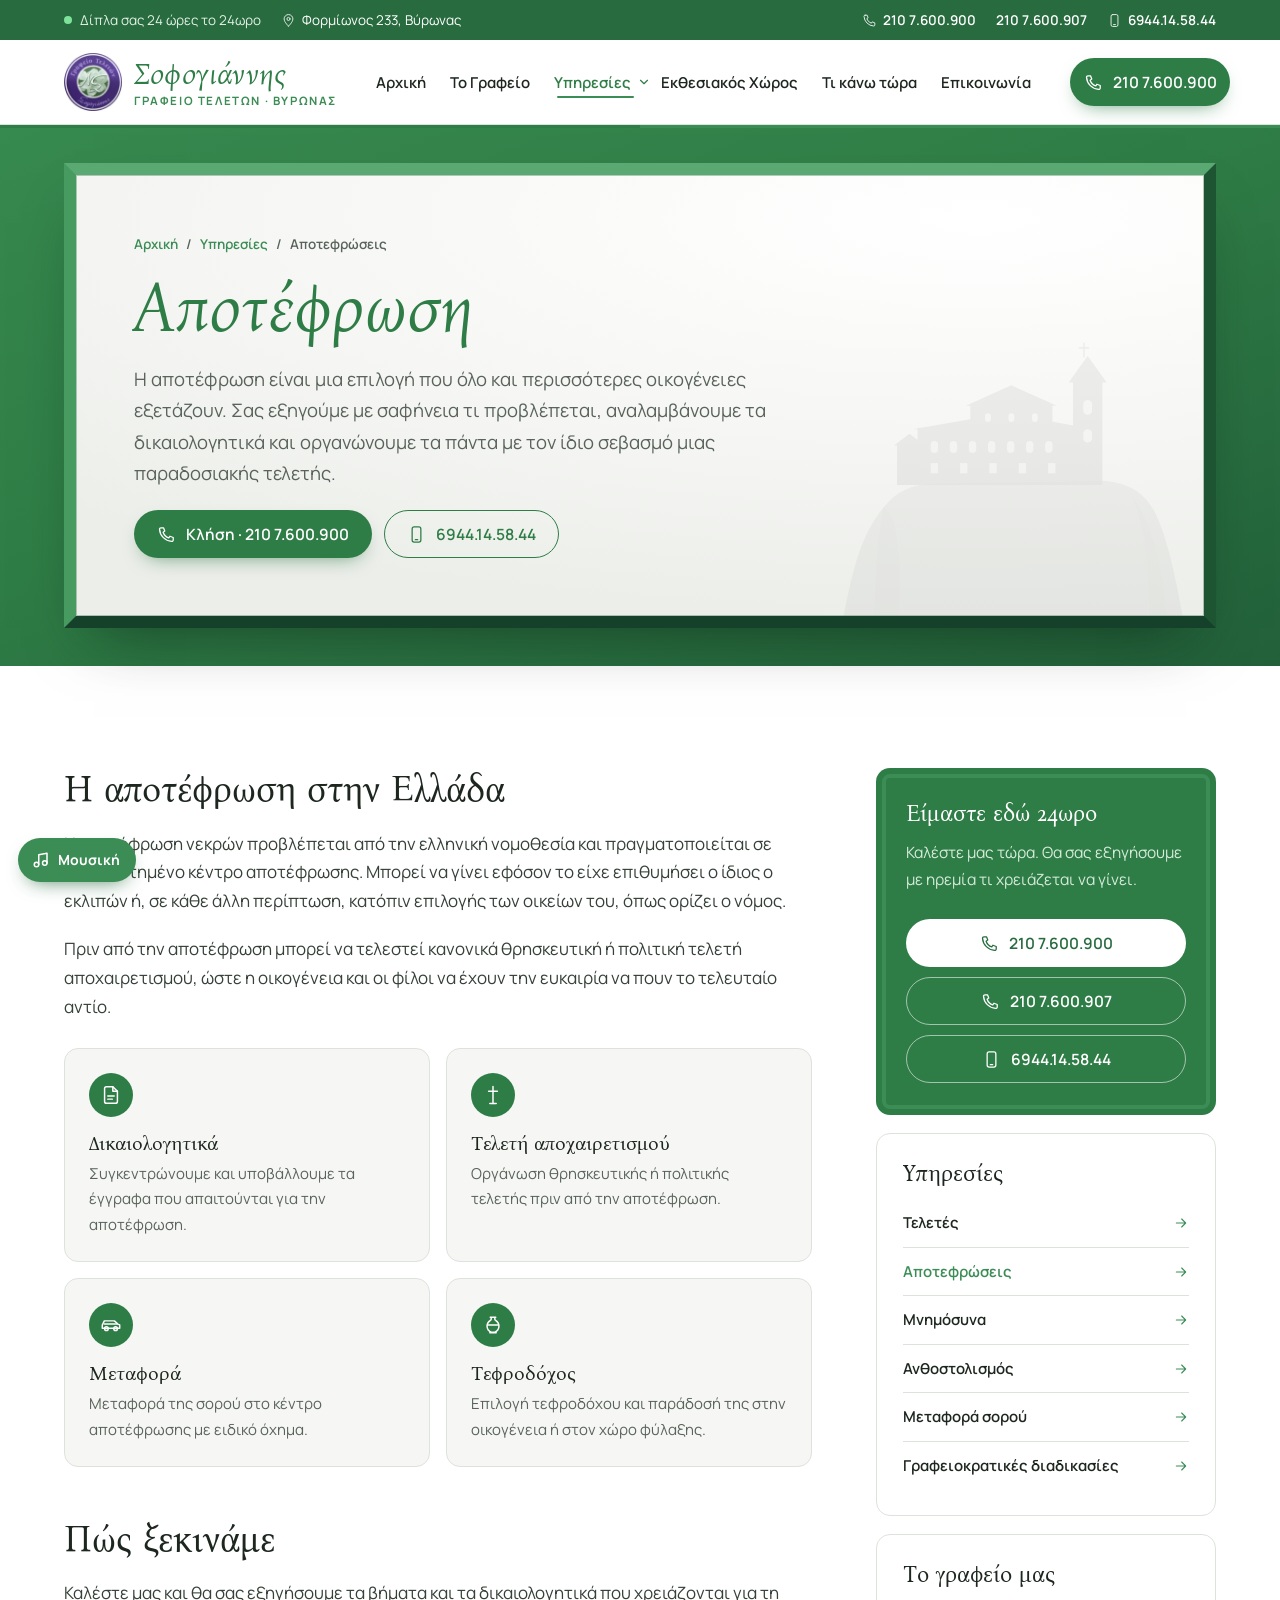
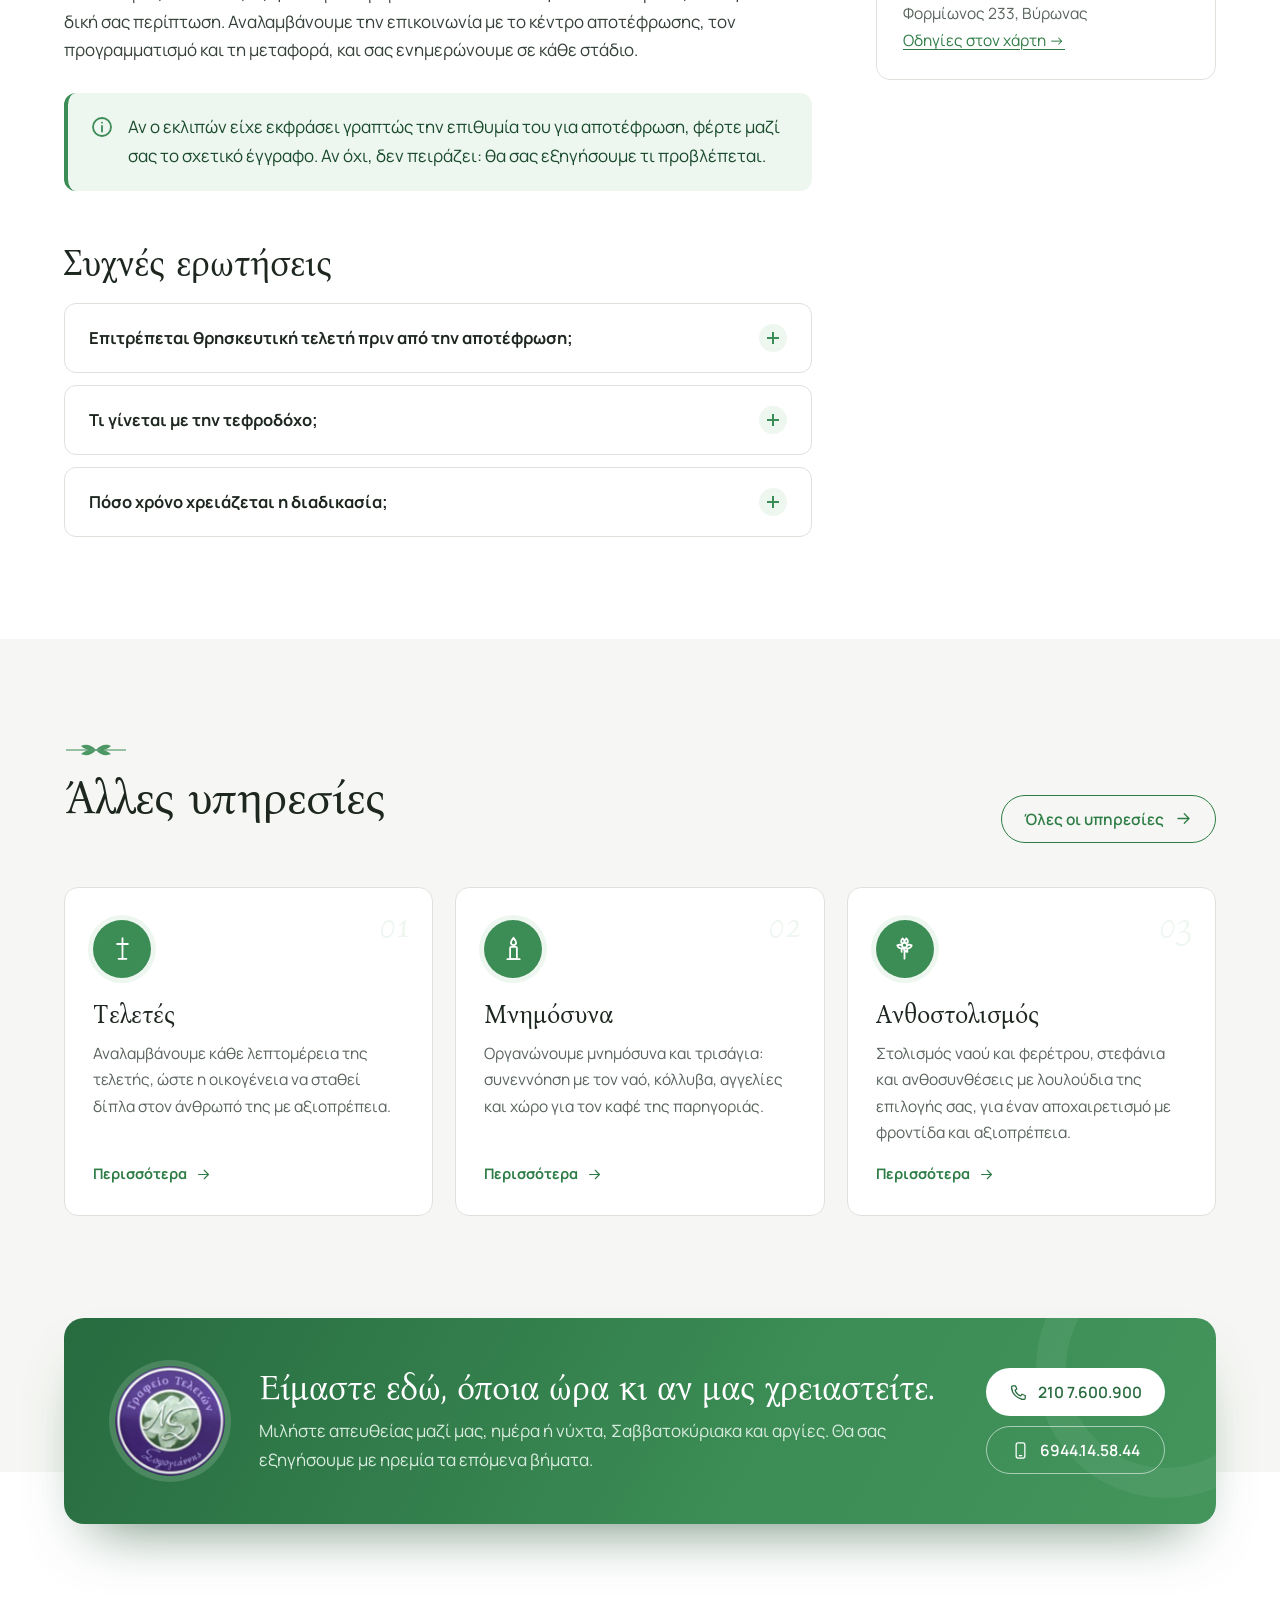
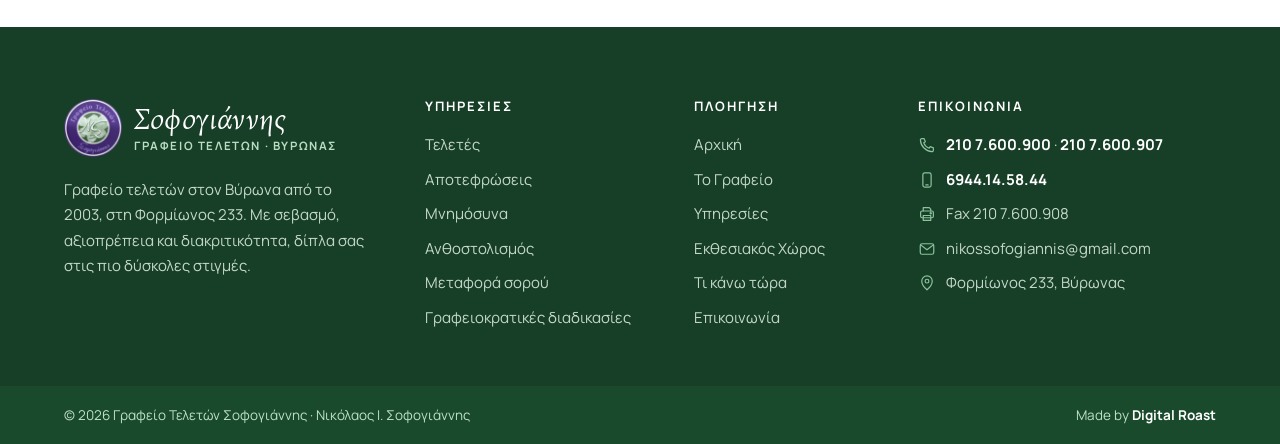
<file: ypiresies/apotefroseis/index.html>
<!DOCTYPE html>
<html lang="el">
<head>
  <meta charset="UTF-8">
  <meta name="viewport" content="width=device-width, initial-scale=1">
  <title>Αποτέφρωση Νεκρών · Γραφείο Τελετών Βύρωνας · Σοφογιάννης</title>
  <meta name="description" content="Οργάνωση αποτέφρωσης από το Γραφείο Τελετών Σοφογιάννης στον Βύρωνα. Δικαιολογητικά, μεταφορά στο κέντρο αποτέφρωσης, τελετή, τεφροδόχος. Τηλ. 210 7.600.900.">
  <meta name="robots" content="index, follow, max-image-preview:large, max-snippet:-1">
  <meta name="theme-color" content="#2f7d46">
  <link rel="canonical" href="https://teletessofogiannisvyronas.gr/ypiresies/apotefroseis/">
  <meta property="og:type" content="website">
  <meta property="og:locale" content="el_GR">
  <meta property="og:site_name" content="Γραφείο Τελετών Σοφογιάννης · Βύρωνας">
  <meta property="og:title" content="Αποτέφρωση Νεκρών · Γραφείο Τελετών Βύρωνας · Σοφογιάννης">
  <meta property="og:description" content="Οργάνωση αποτέφρωσης από το Γραφείο Τελετών Σοφογιάννης στον Βύρωνα. Δικαιολογητικά, μεταφορά στο κέντρο αποτέφρωσης, τελετή, τεφροδόχος. Τηλ. 210 7.600.900.">
  <meta property="og:url" content="https://teletessofogiannisvyronas.gr/ypiresies/apotefroseis/">
  <meta property="og:image" content="https://teletessofogiannisvyronas.gr/og-image.png?v=9c0b03b7">
  <meta property="og:image:width" content="1200">
  <meta property="og:image:height" content="630">
  <meta property="og:image:alt" content="Γραφείο Τελετών Σοφογιάννης · Βύρωνας">
  <meta name="twitter:card" content="summary_large_image">
  <meta name="twitter:title" content="Αποτέφρωση Νεκρών · Γραφείο Τελετών Βύρωνας · Σοφογιάννης">
  <meta name="twitter:description" content="Οργάνωση αποτέφρωσης από το Γραφείο Τελετών Σοφογιάννης στον Βύρωνα. Δικαιολογητικά, μεταφορά στο κέντρο αποτέφρωσης, τελετή, τεφροδόχος. Τηλ. 210 7.600.900.">
  <meta name="twitter:image" content="https://teletessofogiannisvyronas.gr/og-image.png?v=9c0b03b7">
  <meta name="format-detection" content="telephone=no">
  <link rel="icon" href="/favicon.ico?v=9c0b03b7" sizes="48x48">
  <link rel="icon" href="/favicon-96.png?v=9c0b03b7" sizes="96x96" type="image/png">
  <link rel="manifest" href="/site.webmanifest">
  <link rel="apple-touch-icon" href="/apple-touch-icon.png?v=9c0b03b7">
  <link rel="preconnect" href="https://fonts.googleapis.com">
  <link rel="preconnect" href="https://fonts.gstatic.com" crossorigin>
  <link href="https://fonts.googleapis.com/css2?family=Bona+Nova:ital,wght@0,400;0,700;1,400&family=Manrope:wght@400;500;600;700&display=swap" rel="stylesheet">
  <link rel="stylesheet" href="/css/style.css?v=ce2c2ff8">
  <script>document.documentElement.classList.add("js")</script>
  <script type="application/ld+json">
{
  "@context": "https://schema.org",
  "@graph": [
    {
      "@type": "WebSite",
      "@id": "https://teletessofogiannisvyronas.gr/#website",
      "url": "https://teletessofogiannisvyronas.gr/",
      "name": "Γραφείο Τελετών Σοφογιάννης · Βύρωνας",
      "inLanguage": "el",
      "publisher": {
        "@id": "https://teletessofogiannisvyronas.gr/#funeralhome"
      }
    },
    {
      "@type": [
        "FuneralHome",
        "LocalBusiness"
      ],
      "@id": "https://teletessofogiannisvyronas.gr/#funeralhome",
      "name": "Γραφείο Τελετών Σοφογιάννης · Βύρωνας",
      "alternateName": [
        "Γραφείο Τελετών Σοφογιάννης",
        "Σοφογιάννης Γραφείο Τελετών",
        "Γραφείο Τελετών Βύρωνας Σοφογιάννης",
        "Sofogiannis Funeral Home"
      ],
      "description": "Γραφείο τελετών στον Βύρωνα από το 2003, Φορμίωνος 233. Τελετές, αποτεφρώσεις, μνημόσυνα, ανθοστολισμός, μεταφορά σορού και διεκπεραίωση γραφειοκρατικών διαδικασιών, 24 ώρες το 24ωρο.",
      "url": "https://teletessofogiannisvyronas.gr/",
      "image": [
        "https://teletessofogiannisvyronas.gr/og-image.png",
        "https://teletessofogiannisvyronas.gr/images/prosopsi-3.jpg",
        "https://teletessofogiannisvyronas.gr/images/nikolaos-sofogiannis.jpg"
      ],
      "logo": "https://teletessofogiannisvyronas.gr/logo.png",
      "telephone": [
        "+302107600900",
        "+302107600907",
        "+306944145844"
      ],
      "faxNumber": "+302107600908",
      "email": "nikossofogiannis@gmail.com",
      "founder": {
        "@type": "Person",
        "name": "Νικόλαος Σοφογιάννης"
      },
      "foundingDate": "2003",
      "address": {
        "@type": "PostalAddress",
        "streetAddress": "Φορμίωνος 233",
        "addressLocality": "Βύρωνας",
        "addressRegion": "Αττική",
        "addressCountry": "GR"
      },
      "hasMap": "https://www.google.com/maps/search/?api=1&query=Φορμίωνος+233,+Βύρωνας",
      "contactPoint": [
        {
          "@type": "ContactPoint",
          "telephone": "+302107600900",
          "contactType": "customer service",
          "availableLanguage": [
            "el"
          ]
        },
        {
          "@type": "ContactPoint",
          "telephone": "+306944145844",
          "contactType": "emergency",
          "availableLanguage": [
            "el"
          ],
          "hoursAvailable": {
            "@type": "OpeningHoursSpecification",
            "opens": "00:00",
            "closes": "23:59",
            "dayOfWeek": [
              "Monday",
              "Tuesday",
              "Wednesday",
              "Thursday",
              "Friday",
              "Saturday",
              "Sunday"
            ]
          }
        }
      ],
      "openingHoursSpecification": {
        "@type": "OpeningHoursSpecification",
        "dayOfWeek": [
          "Monday",
          "Tuesday",
          "Wednesday",
          "Thursday",
          "Friday",
          "Saturday",
          "Sunday"
        ],
        "opens": "00:00",
        "closes": "23:59"
      },
      "areaServed": [
        {
          "@type": "Place",
          "name": "Βύρωνας"
        },
        {
          "@type": "Place",
          "name": "Καισαριανή"
        },
        {
          "@type": "Place",
          "name": "Παγκράτι"
        },
        {
          "@type": "Place",
          "name": "Υμηττός"
        },
        {
          "@type": "Place",
          "name": "Ζωγράφου"
        },
        {
          "@type": "Place",
          "name": "Ηλιούπολη"
        },
        {
          "@type": "Place",
          "name": "Δάφνη"
        },
        {
          "@type": "Place",
          "name": "Άγιος Δημήτριος"
        },
        {
          "@type": "Place",
          "name": "Νέα Σμύρνη"
        },
        {
          "@type": "Place",
          "name": "Μετς"
        },
        {
          "@type": "Place",
          "name": "Αθήνα"
        },
        {
          "@type": "AdministrativeArea",
          "name": "Αττική"
        },
        {
          "@type": "Country",
          "name": "Ελλάδα"
        }
      ],
      "hasOfferCatalog": {
        "@type": "OfferCatalog",
        "name": "Υπηρεσίες γραφείου τελετών",
        "itemListElement": [
          {
            "@type": "Offer",
            "itemOffered": {
              "@type": "Service",
              "name": "Τελετές",
              "url": "https://teletessofogiannisvyronas.gr/ypiresies/kideies/"
            }
          },
          {
            "@type": "Offer",
            "itemOffered": {
              "@type": "Service",
              "name": "Αποτεφρώσεις",
              "url": "https://teletessofogiannisvyronas.gr/ypiresies/apotefroseis/"
            }
          },
          {
            "@type": "Offer",
            "itemOffered": {
              "@type": "Service",
              "name": "Μνημόσυνα",
              "url": "https://teletessofogiannisvyronas.gr/ypiresies/mnimosyna/"
            }
          },
          {
            "@type": "Offer",
            "itemOffered": {
              "@type": "Service",
              "name": "Ανθοστολισμός",
              "url": "https://teletessofogiannisvyronas.gr/ypiresies/anthostolismos/"
            }
          },
          {
            "@type": "Offer",
            "itemOffered": {
              "@type": "Service",
              "name": "Μεταφορά σορού",
              "url": "https://teletessofogiannisvyronas.gr/ypiresies/metafora-sorou/"
            }
          },
          {
            "@type": "Offer",
            "itemOffered": {
              "@type": "Service",
              "name": "Γραφειοκρατικές διαδικασίες",
              "url": "https://teletessofogiannisvyronas.gr/ypiresies/diadikasies/"
            }
          }
        ]
      }
    },
    {
      "@type": "WebPage",
      "@id": "https://teletessofogiannisvyronas.gr/ypiresies/apotefroseis/#webpage",
      "url": "https://teletessofogiannisvyronas.gr/ypiresies/apotefroseis/",
      "name": "Αποτέφρωση Νεκρών · Γραφείο Τελετών Βύρωνας · Σοφογιάννης",
      "description": "Οργάνωση αποτέφρωσης από το Γραφείο Τελετών Σοφογιάννης στον Βύρωνα. Δικαιολογητικά, μεταφορά στο κέντρο αποτέφρωσης, τελετή, τεφροδόχος. Τηλ. 210 7.600.900.",
      "inLanguage": "el",
      "isPartOf": {
        "@id": "https://teletessofogiannisvyronas.gr/#website"
      },
      "about": {
        "@id": "https://teletessofogiannisvyronas.gr/#funeralhome"
      }
    },
    {
      "@type": "BreadcrumbList",
      "itemListElement": [
        {
          "@type": "ListItem",
          "position": 1,
          "name": "Αρχική",
          "item": "https://teletessofogiannisvyronas.gr/"
        },
        {
          "@type": "ListItem",
          "position": 2,
          "name": "Υπηρεσίες",
          "item": "https://teletessofogiannisvyronas.gr/ypiresies/"
        },
        {
          "@type": "ListItem",
          "position": 3,
          "name": "Αποτεφρώσεις",
          "item": "https://teletessofogiannisvyronas.gr/ypiresies/apotefroseis/"
        }
      ]
    },
    {
      "@type": "Service",
      "name": "Αποτεφρώσεις",
      "serviceType": "Αποτεφρώσεις",
      "description": "Οργάνωση αποτέφρωσης από το Γραφείο Τελετών Σοφογιάννης στον Βύρωνα. Δικαιολογητικά, μεταφορά στο κέντρο αποτέφρωσης, τελετή, τεφροδόχος. Τηλ. 210 7.600.900.",
      "url": "https://teletessofogiannisvyronas.gr/ypiresies/apotefroseis/",
      "provider": {
        "@id": "https://teletessofogiannisvyronas.gr/#funeralhome"
      },
      "areaServed": {
        "@type": "AdministrativeArea",
        "name": "Αττική"
      }
    },
    {
      "@type": "FAQPage",
      "mainEntity": [
        {
          "@type": "Question",
          "name": "Επιτρέπεται θρησκευτική τελετή πριν από την αποτέφρωση;",
          "acceptedAnswer": {
            "@type": "Answer",
            "text": "Ναι. Μπορεί να πραγματοποιηθεί τελετή αποχαιρετισμού πριν από τη μεταφορά στο κέντρο αποτέφρωσης. Σας βοηθάμε να βρείτε την κατάλληλη λύση για την οικογένειά σας."
          }
        },
        {
          "@type": "Question",
          "name": "Τι γίνεται με την τεφροδόχο;",
          "acceptedAnswer": {
            "@type": "Answer",
            "text": "Η τεφροδόχος παραδίδεται στην οικογένεια ή τοποθετείται σε χώρο φύλαξης, σύμφωνα με τις επιθυμίες σας και όσα προβλέπονται. Διαθέτουμε τεφροδόχους σε διάφορα σχέδια."
          }
        },
        {
          "@type": "Question",
          "name": "Πόσο χρόνο χρειάζεται η διαδικασία;",
          "acceptedAnswer": {
            "@type": "Answer",
            "text": "Ο χρόνος εξαρτάται από τα δικαιολογητικά και τη διαθεσιμότητα του κέντρου αποτέφρωσης. Θα σας δώσουμε ακριβές χρονοδιάγραμμα μόλις επικοινωνήσουμε."
          }
        }
      ]
    }
  ]
}
  </script>
</head>
<body>
<a class="skip" href="#main">Μετάβαση στο περιεχόμενο</a>
<div class="topbar">
  <div class="wrap">
    <div class="tb-left"><span><span class="dot"></span>Δίπλα σας 24 ώρες το 24ωρο</span><a class="hide-sm" href="https://www.google.com/maps/search/?api=1&query=Φορμίωνος+233,+Βύρωνας" target="_blank" rel="noopener"><svg viewBox="0 0 24 24" fill="none" stroke="currentColor" stroke-width="1.6" stroke-linecap="round" stroke-linejoin="round" aria-hidden="true"><path d="M12 21s-7-6.2-7-11.5a7 7 0 0 1 14 0C19 14.8 12 21 12 21z"/><circle cx="12" cy="9.5" r="2.5"/></svg>Φορμίωνος 233, Βύρωνας</a></div>
    <div class="tb-right"><a href="tel:+302107600900"><svg viewBox="0 0 24 24" fill="none" stroke="currentColor" stroke-width="1.6" stroke-linecap="round" stroke-linejoin="round" aria-hidden="true"><path d="M5 3.5h3.2l1.6 4.2-2.1 1.4a11.5 11.5 0 0 0 7.2 7.2l1.4-2.1 4.2 1.6V19a1.8 1.8 0 0 1-2 1.8A16.5 16.5 0 0 1 3.2 5.5 1.8 1.8 0 0 1 5 3.5z"/></svg>210 7.600.900</a><a class="hide-sm" href="tel:+302107600907">210 7.600.907</a><a href="tel:+306944145844"><svg viewBox="0 0 24 24" fill="none" stroke="currentColor" stroke-width="1.6" stroke-linecap="round" stroke-linejoin="round" aria-hidden="true"><rect x="6.5" y="2.5" width="11" height="19" rx="2.5"/><path d="M10.5 18.5h3"/></svg>6944.14.58.44</a></div>
  </div>
</div>
<header class="site-header">
  <div class="wrap">
    <a class="brand" href="/" aria-label="Γραφείο Τελετών Σοφογιάννης · Βύρωνας, αρχική σελίδα">
        <img class="brand-mark" src="/images/logo-emblem.webp?v=9c0b03b7" alt="" width="58" height="58">
        <span class="brand-text"><span class="brand-name">Σοφογιάννης</span><span class="brand-sub">Γραφείο Τελετών · Βύρωνας</span></span>
      </a>
    <nav class="nav" aria-label="Κύρια πλοήγηση">
      <a href="/">Αρχική</a><a href="/to-grafeio/">Το Γραφείο</a><div class="dd active">
          <button type="button" aria-expanded="false" aria-haspopup="true">Υπηρεσίες <svg viewBox="0 0 24 24" fill="none" stroke="currentColor" stroke-width="2" stroke-linecap="round" stroke-linejoin="round" aria-hidden="true"><path d="m6 9 6 6 6-6"/></svg></button>
          <div class="dd-menu"><a href="/ypiresies/kideies/"><span class="ic"><svg viewBox="0 0 24 24" fill="none" stroke="currentColor" stroke-width="1.6" stroke-linecap="round" stroke-linejoin="round" aria-hidden="true"><path d="M12 2.8v18.4M7.2 8h9.6"/><path d="M8.5 21.2h7"/></svg></span><span><strong>Τελετές</strong><small>Οργάνωση τελετής από την αρχή ως το τέλος</small></span></a><a href="/ypiresies/apotefroseis/"><span class="ic"><svg viewBox="0 0 24 24" fill="none" stroke="currentColor" stroke-width="1.6" stroke-linecap="round" stroke-linejoin="round" aria-hidden="true"><path d="M9 3.5h6M10 3.5v2.2c0 .6-.4 1-.9 1.3C6.8 8.4 5.5 10.6 5.5 13.2c0 3.4 2.4 6 5.2 6.8h2.6c2.8-.8 5.2-3.4 5.2-6.8 0-2.6-1.3-4.8-3.6-6.2-.5-.3-.9-.7-.9-1.3V3.5"/><path d="M8.5 20.5h7M7 12h10"/></svg></span><span><strong>Αποτεφρώσεις</strong><small>Οργάνωση αποτέφρωσης & τεφροδόχοι</small></span></a><a href="/ypiresies/mnimosyna/"><span class="ic"><svg viewBox="0 0 24 24" fill="none" stroke="currentColor" stroke-width="1.6" stroke-linecap="round" stroke-linejoin="round" aria-hidden="true"><path d="M12 2.5c1.5 1.8 2.3 3 2.3 4.2a2.3 2.3 0 0 1-4.6 0c0-1.2.8-2.4 2.3-4.2z"/><rect x="9" y="10.5" width="6" height="11" rx="1"/><path d="M6.5 21.5h11"/></svg></span><span><strong>Μνημόσυνα</strong><small>Τρισάγια, 40ήμερα, ετήσια μνημόσυνα</small></span></a><a href="/ypiresies/anthostolismos/"><span class="ic"><svg viewBox="0 0 24 24" fill="none" stroke="currentColor" stroke-width="1.6" stroke-linecap="round" stroke-linejoin="round" aria-hidden="true"><circle cx="12" cy="9" r="2.2"/><path d="M12 6.8c0-2.4 1.6-3.8 1.6-3.8s1.9 1.6 1.2 3.9M14.2 9c2.2-.8 4.2.2 4.2.2s-.6 2.4-3 2.6M13.6 11c1.4 1.9 1 4 1 4s-2.4-.3-3-2.6M10.4 11c-1.4 1.9-1 4-1 4M9.8 9c-2.2-.8-4.2.2-4.2.2s.6 2.4 3 2.6M12 6.8C12 4.4 10.4 3 10.4 3s-1.9 1.6-1.2 3.9"/><path d="M12 11.2V21"/></svg></span><span><strong>Ανθοστολισμός</strong><small>Στολισμός ναού, φερέτρου & στεφάνια</small></span></a><a href="/ypiresies/metafora-sorou/"><span class="ic"><svg viewBox="0 0 24 24" fill="none" stroke="currentColor" stroke-width="1.6" stroke-linecap="round" stroke-linejoin="round" aria-hidden="true"><path d="M21 4.5 3.5 11.2l6 2.3 2.3 6L21 4.5z"/><path d="m9.5 13.5 4.2-4.2"/></svg></span><span><strong>Μεταφορά σορού</strong><small>Σε όλη την Ελλάδα & επαναπατρισμός</small></span></a><a href="/ypiresies/diadikasies/"><span class="ic"><svg viewBox="0 0 24 24" fill="none" stroke="currentColor" stroke-width="1.6" stroke-linecap="round" stroke-linejoin="round" aria-hidden="true"><path d="M14 3H7a2 2 0 0 0-2 2v14a2 2 0 0 0 2 2h10a2 2 0 0 0 2-2V8z"/><path d="M14 3v5h5M8.5 13h7M8.5 16.5h5"/></svg></span><span><strong>Γραφειοκρατικές διαδικασίες</strong><small>Δικαιολογητικά, ληξιαρχείο, ασφαλιστικά</small></span></a><a class="all" href="/ypiresies/">Όλες οι υπηρεσίες <svg viewBox="0 0 24 24" fill="none" stroke="currentColor" stroke-width="1.6" stroke-linecap="round" stroke-linejoin="round" aria-hidden="true"><path d="M5 12h14M13 6l6 6-6 6"/></svg></a></div>
        </div><a href="/ekthesiakos-xoros/">Εκθεσιακός Χώρος</a><a href="/ti-kano-tora/">Τι κάνω τώρα</a><a href="/epikoinonia/">Επικοινωνία</a>
    </nav>
    <div class="header-cta">
      <a class="btn btn-primary" href="tel:+302107600900"><svg viewBox="0 0 24 24" fill="none" stroke="currentColor" stroke-width="1.6" stroke-linecap="round" stroke-linejoin="round" aria-hidden="true"><path d="M5 3.5h3.2l1.6 4.2-2.1 1.4a11.5 11.5 0 0 0 7.2 7.2l1.4-2.1 4.2 1.6V19a1.8 1.8 0 0 1-2 1.8A16.5 16.5 0 0 1 3.2 5.5 1.8 1.8 0 0 1 5 3.5z"/></svg><span>210 7.600.900</span></a>
      <button class="menu-toggle" type="button" aria-label="Μενού" aria-expanded="false" aria-controls="mobile-nav"><span></span></button>
    </div>
  </div>
</header>
<nav class="mobile-nav" id="mobile-nav" aria-label="Πλοήγηση κινητού">
  <a href="/">Αρχική</a><a href="/to-grafeio/">Το Γραφείο</a><a href="/ypiresies/">Υπηρεσίες</a><div class="sub"><a href="/ypiresies/kideies/">Τελετές</a><a href="/ypiresies/apotefroseis/">Αποτεφρώσεις</a><a href="/ypiresies/mnimosyna/">Μνημόσυνα</a><a href="/ypiresies/anthostolismos/">Ανθοστολισμός</a><a href="/ypiresies/metafora-sorou/">Μεταφορά σορού</a><a href="/ypiresies/diadikasies/">Γραφειοκρατικές διαδικασίες</a></div><a href="/ekthesiakos-xoros/">Εκθεσιακός Χώρος</a><a href="/ti-kano-tora/">Τι κάνω τώρα</a><a href="/epikoinonia/">Επικοινωνία</a>
  <div class="m-contact">
    <a class="btn btn-primary" href="tel:+302107600900"><svg viewBox="0 0 24 24" fill="none" stroke="currentColor" stroke-width="1.6" stroke-linecap="round" stroke-linejoin="round" aria-hidden="true"><path d="M5 3.5h3.2l1.6 4.2-2.1 1.4a11.5 11.5 0 0 0 7.2 7.2l1.4-2.1 4.2 1.6V19a1.8 1.8 0 0 1-2 1.8A16.5 16.5 0 0 1 3.2 5.5 1.8 1.8 0 0 1 5 3.5z"/></svg>Κλήση 210 7.600.900</a>
    <a class="btn btn-ghost" href="tel:+306944145844"><svg viewBox="0 0 24 24" fill="none" stroke="currentColor" stroke-width="1.6" stroke-linecap="round" stroke-linejoin="round" aria-hidden="true"><rect x="6.5" y="2.5" width="11" height="19" rx="2.5"/><path d="M10.5 18.5h3"/></svg>Κινητό 6944.14.58.44</a>
  </div>
</nav>
<main id="main">
<section class="page-hero">
  <div class="wrap">
    <div class="bevel">
      <div class="panel">
        <img class="panel-art" src="/images/monastery.svg" alt="" aria-hidden="true">
        <nav class="breadcrumbs" aria-label="Διαδρομή"><a href="/">Αρχική</a><span aria-hidden="true">/</span><a href="/ypiresies/">Υπηρεσίες</a><span aria-hidden="true">/</span><span aria-current="page">Αποτεφρώσεις</span></nav>
        <h1>Αποτέφρωση</h1>
        <p class="lead">Η αποτέφρωση είναι μια επιλογή που όλο και περισσότερες οικογένειες εξετάζουν. Σας εξηγούμε με σαφήνεια τι προβλέπεται, αναλαμβάνουμε τα δικαιολογητικά και οργανώνουμε τα πάντα με τον ίδιο σεβασμό μιας παραδοσιακής τελετής.</p>
        <div class="hero-actions">
        <a class="btn btn-primary" href="tel:+302107600900"><svg viewBox="0 0 24 24" fill="none" stroke="currentColor" stroke-width="1.6" stroke-linecap="round" stroke-linejoin="round" aria-hidden="true"><path d="M5 3.5h3.2l1.6 4.2-2.1 1.4a11.5 11.5 0 0 0 7.2 7.2l1.4-2.1 4.2 1.6V19a1.8 1.8 0 0 1-2 1.8A16.5 16.5 0 0 1 3.2 5.5 1.8 1.8 0 0 1 5 3.5z"/></svg>Κλήση · 210 7.600.900</a>
        <a class="btn btn-ghost" href="tel:+306944145844"><svg viewBox="0 0 24 24" fill="none" stroke="currentColor" stroke-width="1.6" stroke-linecap="round" stroke-linejoin="round" aria-hidden="true"><rect x="6.5" y="2.5" width="11" height="19" rx="2.5"/><path d="M10.5 18.5h3"/></svg>6944.14.58.44</a>
      </div>
      </div>
    </div>
  </div>
</section>

<section class="section">
  <div class="wrap content-grid">
    <article class="prose">
      
<h2>Η αποτέφρωση στην Ελλάδα</h2>
<p>Η αποτέφρωση νεκρών προβλέπεται από την ελληνική νομοθεσία και πραγματοποιείται σε αδειοδοτημένο κέντρο αποτέφρωσης. Μπορεί να γίνει εφόσον το είχε επιθυμήσει ο ίδιος ο εκλιπών ή, σε κάθε άλλη περίπτωση, κατόπιν επιλογής των οικείων του, όπως ορίζει ο νόμος.</p>
<p>Πριν από την αποτέφρωση μπορεί να τελεστεί κανονικά θρησκευτική ή πολιτική τελετή αποχαιρετισμού, ώστε η οικογένεια και οι φίλοι να έχουν την ευκαιρία να πουν το τελευταίο αντίο.</p>
<div class="feature-grid"><div class="feature"><span class="ic"><svg viewBox="0 0 24 24" fill="none" stroke="currentColor" stroke-width="1.6" stroke-linecap="round" stroke-linejoin="round" aria-hidden="true"><path d="M14 3H7a2 2 0 0 0-2 2v14a2 2 0 0 0 2 2h10a2 2 0 0 0 2-2V8z"/><path d="M14 3v5h5M8.5 13h7M8.5 16.5h5"/></svg></span><h3>Δικαιολογητικά</h3><p>Συγκεντρώνουμε και υποβάλλουμε τα έγγραφα που απαιτούνται για την αποτέφρωση.</p></div><div class="feature"><span class="ic"><svg viewBox="0 0 24 24" fill="none" stroke="currentColor" stroke-width="1.6" stroke-linecap="round" stroke-linejoin="round" aria-hidden="true"><path d="M12 2.8v18.4M7.2 8h9.6"/><path d="M8.5 21.2h7"/></svg></span><h3>Τελετή αποχαιρετισμού</h3><p>Οργάνωση θρησκευτικής ή πολιτικής τελετής πριν από την αποτέφρωση.</p></div><div class="feature"><span class="ic"><svg viewBox="0 0 24 24" fill="none" stroke="currentColor" stroke-width="1.6" stroke-linecap="round" stroke-linejoin="round" aria-hidden="true"><path d="M2.5 15.5V12l2.2-4.5h11l3.8 3.5 2 .8v3.7z"/><circle cx="7" cy="16" r="2"/><circle cx="17" cy="16" r="2"/><path d="M4.7 11h14"/></svg></span><h3>Μεταφορά</h3><p>Μεταφορά της σορού στο κέντρο αποτέφρωσης με ειδικό όχημα.</p></div><div class="feature"><span class="ic"><svg viewBox="0 0 24 24" fill="none" stroke="currentColor" stroke-width="1.6" stroke-linecap="round" stroke-linejoin="round" aria-hidden="true"><path d="M9 3.5h6M10 3.5v2.2c0 .6-.4 1-.9 1.3C6.8 8.4 5.5 10.6 5.5 13.2c0 3.4 2.4 6 5.2 6.8h2.6c2.8-.8 5.2-3.4 5.2-6.8 0-2.6-1.3-4.8-3.6-6.2-.5-.3-.9-.7-.9-1.3V3.5"/><path d="M8.5 20.5h7M7 12h10"/></svg></span><h3>Τεφροδόχος</h3><p>Επιλογή τεφροδόχου και παράδοσή της στην οικογένεια ή στον χώρο φύλαξης.</p></div></div>
<h2>Πώς ξεκινάμε</h2>
<p>Καλέστε μας και θα σας εξηγήσουμε τα βήματα και τα δικαιολογητικά που χρειάζονται για τη δική σας περίπτωση. Αναλαμβάνουμε την επικοινωνία με το κέντρο αποτέφρωσης, τον προγραμματισμό και τη μεταφορά, και σας ενημερώνουμε σε κάθε στάδιο.</p>
<div class="note"><svg viewBox="0 0 24 24" fill="none" stroke="currentColor" stroke-width="1.8" stroke-linecap="round" stroke-linejoin="round" aria-hidden="true"><circle cx="12" cy="12" r="9"/><path d="M12 11v5.5M12 7.6v.1"/></svg><p>Αν ο εκλιπών είχε εκφράσει γραπτώς την επιθυμία του για αποτέφρωση, φέρτε μαζί σας το σχετικό έγγραφο. Αν όχι, δεν πειράζει: θα σας εξηγήσουμε τι προβλέπεται.</p></div>

      <h2>Συχνές ερωτήσεις</h2>
      <div class="faq"><details><summary>Επιτρέπεται θρησκευτική τελετή πριν από την αποτέφρωση;<span class="pm" aria-hidden="true"></span></summary><div class="ans"><p>Ναι. Μπορεί να πραγματοποιηθεί τελετή αποχαιρετισμού πριν από τη μεταφορά στο κέντρο αποτέφρωσης. Σας βοηθάμε να βρείτε την κατάλληλη λύση για την οικογένειά σας.</p></div></details><details><summary>Τι γίνεται με την τεφροδόχο;<span class="pm" aria-hidden="true"></span></summary><div class="ans"><p>Η τεφροδόχος παραδίδεται στην οικογένεια ή τοποθετείται σε χώρο φύλαξης, σύμφωνα με τις επιθυμίες σας και όσα προβλέπονται. Διαθέτουμε τεφροδόχους σε διάφορα σχέδια.</p></div></details><details><summary>Πόσο χρόνο χρειάζεται η διαδικασία;<span class="pm" aria-hidden="true"></span></summary><div class="ans"><p>Ο χρόνος εξαρτάται από τα δικαιολογητικά και τη διαθεσιμότητα του κέντρου αποτέφρωσης. Θα σας δώσουμε ακριβές χρονοδιάγραμμα μόλις επικοινωνήσουμε.</p></div></details></div>
    </article>
    <aside class="sidebar">
      <div class="side-card dark">
        <h3>Είμαστε εδώ 24ωρο</h3>
        <p>Καλέστε μας τώρα. Θα σας εξηγήσουμε με ηρεμία τι χρειάζεται να γίνει.</p>
        <a class="btn btn-light" href="tel:+302107600900"><svg viewBox="0 0 24 24" fill="none" stroke="currentColor" stroke-width="1.6" stroke-linecap="round" stroke-linejoin="round" aria-hidden="true"><path d="M5 3.5h3.2l1.6 4.2-2.1 1.4a11.5 11.5 0 0 0 7.2 7.2l1.4-2.1 4.2 1.6V19a1.8 1.8 0 0 1-2 1.8A16.5 16.5 0 0 1 3.2 5.5 1.8 1.8 0 0 1 5 3.5z"/></svg>210 7.600.900</a>
        <a class="btn btn-outline-light" href="tel:+302107600907"><svg viewBox="0 0 24 24" fill="none" stroke="currentColor" stroke-width="1.6" stroke-linecap="round" stroke-linejoin="round" aria-hidden="true"><path d="M5 3.5h3.2l1.6 4.2-2.1 1.4a11.5 11.5 0 0 0 7.2 7.2l1.4-2.1 4.2 1.6V19a1.8 1.8 0 0 1-2 1.8A16.5 16.5 0 0 1 3.2 5.5 1.8 1.8 0 0 1 5 3.5z"/></svg>210 7.600.907</a>
        <a class="btn btn-outline-light" href="tel:+306944145844"><svg viewBox="0 0 24 24" fill="none" stroke="currentColor" stroke-width="1.6" stroke-linecap="round" stroke-linejoin="round" aria-hidden="true"><rect x="6.5" y="2.5" width="11" height="19" rx="2.5"/><path d="M10.5 18.5h3"/></svg>6944.14.58.44</a>
      </div>
      <div class="side-card">
        <h3>Υπηρεσίες</h3>
        <ul class="side-links"><li><a href="/ypiresies/kideies/">Τελετές<svg viewBox="0 0 24 24" fill="none" stroke="currentColor" stroke-width="1.6" stroke-linecap="round" stroke-linejoin="round" aria-hidden="true"><path d="M5 12h14M13 6l6 6-6 6"/></svg></a></li><li><a href="/ypiresies/apotefroseis/" aria-current="page">Αποτεφρώσεις<svg viewBox="0 0 24 24" fill="none" stroke="currentColor" stroke-width="1.6" stroke-linecap="round" stroke-linejoin="round" aria-hidden="true"><path d="M5 12h14M13 6l6 6-6 6"/></svg></a></li><li><a href="/ypiresies/mnimosyna/">Μνημόσυνα<svg viewBox="0 0 24 24" fill="none" stroke="currentColor" stroke-width="1.6" stroke-linecap="round" stroke-linejoin="round" aria-hidden="true"><path d="M5 12h14M13 6l6 6-6 6"/></svg></a></li><li><a href="/ypiresies/anthostolismos/">Ανθοστολισμός<svg viewBox="0 0 24 24" fill="none" stroke="currentColor" stroke-width="1.6" stroke-linecap="round" stroke-linejoin="round" aria-hidden="true"><path d="M5 12h14M13 6l6 6-6 6"/></svg></a></li><li><a href="/ypiresies/metafora-sorou/">Μεταφορά σορού<svg viewBox="0 0 24 24" fill="none" stroke="currentColor" stroke-width="1.6" stroke-linecap="round" stroke-linejoin="round" aria-hidden="true"><path d="M5 12h14M13 6l6 6-6 6"/></svg></a></li><li><a href="/ypiresies/diadikasies/">Γραφειοκρατικές διαδικασίες<svg viewBox="0 0 24 24" fill="none" stroke="currentColor" stroke-width="1.6" stroke-linecap="round" stroke-linejoin="round" aria-hidden="true"><path d="M5 12h14M13 6l6 6-6 6"/></svg></a></li></ul>
      </div>
      <div class="side-card">
        <h3>Το γραφείο μας</h3>
        <p>Φορμίωνος 233, Βύρωνας<br><a href="https://www.google.com/maps/search/?api=1&query=Φορμίωνος+233,+Βύρωνας" target="_blank" rel="noopener">Οδηγίες στον χάρτη →</a></p>
      </div>
    </aside>
  </div>
</section>
<section class="section alt">
  <div class="wrap">
    <div class="section-head">
      <div class="sec-title"><svg class="leaf" viewBox="0 0 64 16" aria-hidden="true"><path d="M2 8h60" stroke="currentColor" stroke-width="1"/><path d="M32 8c-5-6-11-6-15-4 4 4 10 5 15 4zM32 8c5-6 11-6 15-4-4 4-10 5-15 4zM32 8c-5 6-11 6-15 4 4-4 10-5 15-4zM32 8c5 6 11 6 15 4-4-4-10-5-15-4z" fill="currentColor" opacity=".9"/></svg><h2>Άλλες υπηρεσίες</h2></div>
      <a class="btn btn-ghost" href="/ypiresies/">Όλες οι υπηρεσίες <svg viewBox="0 0 24 24" fill="none" stroke="currentColor" stroke-width="1.6" stroke-linecap="round" stroke-linejoin="round" aria-hidden="true"><path d="M5 12h14M13 6l6 6-6 6"/></svg></a>
    </div>
    <div class="services-grid three"><a class="service-card" href="/ypiresies/kideies/">
          <span class="num">01</span>
          <span class="ic"><svg viewBox="0 0 24 24" fill="none" stroke="currentColor" stroke-width="1.6" stroke-linecap="round" stroke-linejoin="round" aria-hidden="true"><path d="M12 2.8v18.4M7.2 8h9.6"/><path d="M8.5 21.2h7"/></svg></span>
          <h3>Τελετές</h3>
          <p>Αναλαμβάνουμε κάθε λεπτομέρεια της τελετής, ώστε η οικογένεια να σταθεί δίπλα στον άνθρωπό της με αξιοπρέπεια.</p>
          <span class="more">Περισσότερα <svg viewBox="0 0 24 24" fill="none" stroke="currentColor" stroke-width="1.6" stroke-linecap="round" stroke-linejoin="round" aria-hidden="true"><path d="M5 12h14M13 6l6 6-6 6"/></svg></span>
        </a><a class="service-card" href="/ypiresies/mnimosyna/">
          <span class="num">02</span>
          <span class="ic"><svg viewBox="0 0 24 24" fill="none" stroke="currentColor" stroke-width="1.6" stroke-linecap="round" stroke-linejoin="round" aria-hidden="true"><path d="M12 2.5c1.5 1.8 2.3 3 2.3 4.2a2.3 2.3 0 0 1-4.6 0c0-1.2.8-2.4 2.3-4.2z"/><rect x="9" y="10.5" width="6" height="11" rx="1"/><path d="M6.5 21.5h11"/></svg></span>
          <h3>Μνημόσυνα</h3>
          <p>Οργανώνουμε μνημόσυνα και τρισάγια: συνεννόηση με τον ναό, κόλλυβα, αγγελίες και χώρο για τον καφέ της παρηγοριάς.</p>
          <span class="more">Περισσότερα <svg viewBox="0 0 24 24" fill="none" stroke="currentColor" stroke-width="1.6" stroke-linecap="round" stroke-linejoin="round" aria-hidden="true"><path d="M5 12h14M13 6l6 6-6 6"/></svg></span>
        </a><a class="service-card" href="/ypiresies/anthostolismos/">
          <span class="num">03</span>
          <span class="ic"><svg viewBox="0 0 24 24" fill="none" stroke="currentColor" stroke-width="1.6" stroke-linecap="round" stroke-linejoin="round" aria-hidden="true"><circle cx="12" cy="9" r="2.2"/><path d="M12 6.8c0-2.4 1.6-3.8 1.6-3.8s1.9 1.6 1.2 3.9M14.2 9c2.2-.8 4.2.2 4.2.2s-.6 2.4-3 2.6M13.6 11c1.4 1.9 1 4 1 4s-2.4-.3-3-2.6M10.4 11c-1.4 1.9-1 4-1 4M9.8 9c-2.2-.8-4.2.2-4.2.2s.6 2.4 3 2.6M12 6.8C12 4.4 10.4 3 10.4 3s-1.9 1.6-1.2 3.9"/><path d="M12 11.2V21"/></svg></span>
          <h3>Ανθοστολισμός</h3>
          <p>Στολισμός ναού και φερέτρου, στεφάνια και ανθοσυνθέσεις με λουλούδια της επιλογής σας, για έναν αποχαιρετισμό με φροντίδα και αξιοπρέπεια.</p>
          <span class="more">Περισσότερα <svg viewBox="0 0 24 24" fill="none" stroke="currentColor" stroke-width="1.6" stroke-linecap="round" stroke-linejoin="round" aria-hidden="true"><path d="M5 12h14M13 6l6 6-6 6"/></svg></span>
        </a></div>
  </div>
</section>
<section class="cta-wrap">
  <div class="wrap">
    <div class="cta-band">
      <img class="cta-emblem" src="/images/logo-emblem.webp?v=9c0b03b7" alt="" width="120" height="120">
      <div>
        <h2>Είμαστε εδώ, όποια ώρα κι αν μας χρειαστείτε.</h2>
        <p>Μιλήστε απευθείας μαζί μας, ημέρα ή νύχτα, Σαββατοκύριακα και αργίες. Θα σας εξηγήσουμε με ηρεμία τα επόμενα βήματα.</p>
      </div>
      <div class="actions">
        <a class="btn btn-light" href="tel:+302107600900"><svg viewBox="0 0 24 24" fill="none" stroke="currentColor" stroke-width="1.6" stroke-linecap="round" stroke-linejoin="round" aria-hidden="true"><path d="M5 3.5h3.2l1.6 4.2-2.1 1.4a11.5 11.5 0 0 0 7.2 7.2l1.4-2.1 4.2 1.6V19a1.8 1.8 0 0 1-2 1.8A16.5 16.5 0 0 1 3.2 5.5 1.8 1.8 0 0 1 5 3.5z"/></svg>210 7.600.900</a>
        <a class="btn btn-outline-light" href="tel:+306944145844"><svg viewBox="0 0 24 24" fill="none" stroke="currentColor" stroke-width="1.6" stroke-linecap="round" stroke-linejoin="round" aria-hidden="true"><rect x="6.5" y="2.5" width="11" height="19" rx="2.5"/><path d="M10.5 18.5h3"/></svg>6944.14.58.44</a>
      </div>
    </div>
  </div>
</section>

</main>
<footer class="site-footer">
  <div class="wrap footer-grid">
    <div class="f-about">
      <a class="brand light" href="/" aria-label="Γραφείο Τελετών Σοφογιάννης · Βύρωνας, αρχική σελίδα">
        <img class="brand-mark" src="/images/logo-emblem.webp?v=9c0b03b7" alt="" width="58" height="58">
        <span class="brand-text"><span class="brand-name">Σοφογιάννης</span><span class="brand-sub">Γραφείο Τελετών · Βύρωνας</span></span>
      </a>
      <p>Γραφείο τελετών στον Βύρωνα από το 2003, στη Φορμίωνος 233. Με σεβασμό, αξιοπρέπεια και διακριτικότητα, δίπλα σας στις πιο δύσκολες στιγμές.</p>
    </div>
    <div>
      <h4>Υπηρεσίες</h4>
      <ul><li><a href="/ypiresies/kideies/">Τελετές</a></li><li><a href="/ypiresies/apotefroseis/">Αποτεφρώσεις</a></li><li><a href="/ypiresies/mnimosyna/">Μνημόσυνα</a></li><li><a href="/ypiresies/anthostolismos/">Ανθοστολισμός</a></li><li><a href="/ypiresies/metafora-sorou/">Μεταφορά σορού</a></li><li><a href="/ypiresies/diadikasies/">Γραφειοκρατικές διαδικασίες</a></li></ul>
    </div>
    <div>
      <h4>Πλοήγηση</h4>
      <ul>
        <li><a href="/">Αρχική</a></li>
        <li><a href="/to-grafeio/">Το Γραφείο</a></li>
        <li><a href="/ypiresies/">Υπηρεσίες</a></li>
        <li><a href="/ekthesiakos-xoros/">Εκθεσιακός Χώρος</a></li>
        <li><a href="/ti-kano-tora/">Τι κάνω τώρα</a></li>
        <li><a href="/epikoinonia/">Επικοινωνία</a></li>
      </ul>
    </div>
    <div>
      <h4>Επικοινωνία</h4>
      <ul class="f-contact">
        <li><svg viewBox="0 0 24 24" fill="none" stroke="currentColor" stroke-width="1.6" stroke-linecap="round" stroke-linejoin="round" aria-hidden="true"><path d="M5 3.5h3.2l1.6 4.2-2.1 1.4a11.5 11.5 0 0 0 7.2 7.2l1.4-2.1 4.2 1.6V19a1.8 1.8 0 0 1-2 1.8A16.5 16.5 0 0 1 3.2 5.5 1.8 1.8 0 0 1 5 3.5z"/></svg><span><a href="tel:+302107600900"><strong>210 7.600.900</strong></a> · <a href="tel:+302107600907"><strong>210 7.600.907</strong></a></span></li>
        <li><svg viewBox="0 0 24 24" fill="none" stroke="currentColor" stroke-width="1.6" stroke-linecap="round" stroke-linejoin="round" aria-hidden="true"><rect x="6.5" y="2.5" width="11" height="19" rx="2.5"/><path d="M10.5 18.5h3"/></svg><a href="tel:+306944145844"><strong>6944.14.58.44</strong></a></li>
        <li><svg viewBox="0 0 24 24" fill="none" stroke="currentColor" stroke-width="1.6" stroke-linecap="round" stroke-linejoin="round" aria-hidden="true"><path d="M7 8V3.5h8l2 2V8"/><rect x="3.5" y="8" width="17" height="9" rx="2"/><path d="M7 14h10v6.5H7z"/><circle cx="17" cy="11" r=".8"/></svg><span>Fax 210 7.600.908</span></li>
        <li><svg viewBox="0 0 24 24" fill="none" stroke="currentColor" stroke-width="1.6" stroke-linecap="round" stroke-linejoin="round" aria-hidden="true"><rect x="3" y="5" width="18" height="14" rx="2.5"/><path d="m3.5 6.5 8.5 6.5 8.5-6.5"/></svg><a href="mailto:nikossofogiannis@gmail.com">nikossofogiannis@gmail.com</a></li>
        <li><svg viewBox="0 0 24 24" fill="none" stroke="currentColor" stroke-width="1.6" stroke-linecap="round" stroke-linejoin="round" aria-hidden="true"><path d="M12 21s-7-6.2-7-11.5a7 7 0 0 1 14 0C19 14.8 12 21 12 21z"/><circle cx="12" cy="9.5" r="2.5"/></svg><a href="https://www.google.com/maps/search/?api=1&query=Φορμίωνος+233,+Βύρωνας" target="_blank" rel="noopener">Φορμίωνος 233, Βύρωνας</a></li>
      </ul>
    </div>
  </div>
  <div class="footer-bottom">
    <div class="wrap">
      <span>© <span id="year">2026</span> Γραφείο Τελετών Σοφογιάννης · Νικόλαος Ι. Σοφογιάννης</span>
      <a class="credit" href="https://digitalroast.gr" target="_blank" rel="noopener">Made by <strong>Digital Roast</strong></a>
    </div>
  </div>
</footer>
<div class="call-bar" aria-label="Γρήγορη κλήση">
  <a class="primary" href="tel:+302107600900"><svg viewBox="0 0 24 24" fill="none" stroke="currentColor" stroke-width="1.6" stroke-linecap="round" stroke-linejoin="round" aria-hidden="true"><path d="M5 3.5h3.2l1.6 4.2-2.1 1.4a11.5 11.5 0 0 0 7.2 7.2l1.4-2.1 4.2 1.6V19a1.8 1.8 0 0 1-2 1.8A16.5 16.5 0 0 1 3.2 5.5 1.8 1.8 0 0 1 5 3.5z"/></svg>210 7.600.900</a>
  <a href="tel:+306944145844"><svg viewBox="0 0 24 24" fill="none" stroke="currentColor" stroke-width="1.6" stroke-linecap="round" stroke-linejoin="round" aria-hidden="true"><rect x="6.5" y="2.5" width="11" height="19" rx="2.5"/><path d="M10.5 18.5h3"/></svg>Κινητό</a>
</div>
<script src="/js/main.js?v=ce2c2ff8" defer></script>
</body>
</html>
</file>
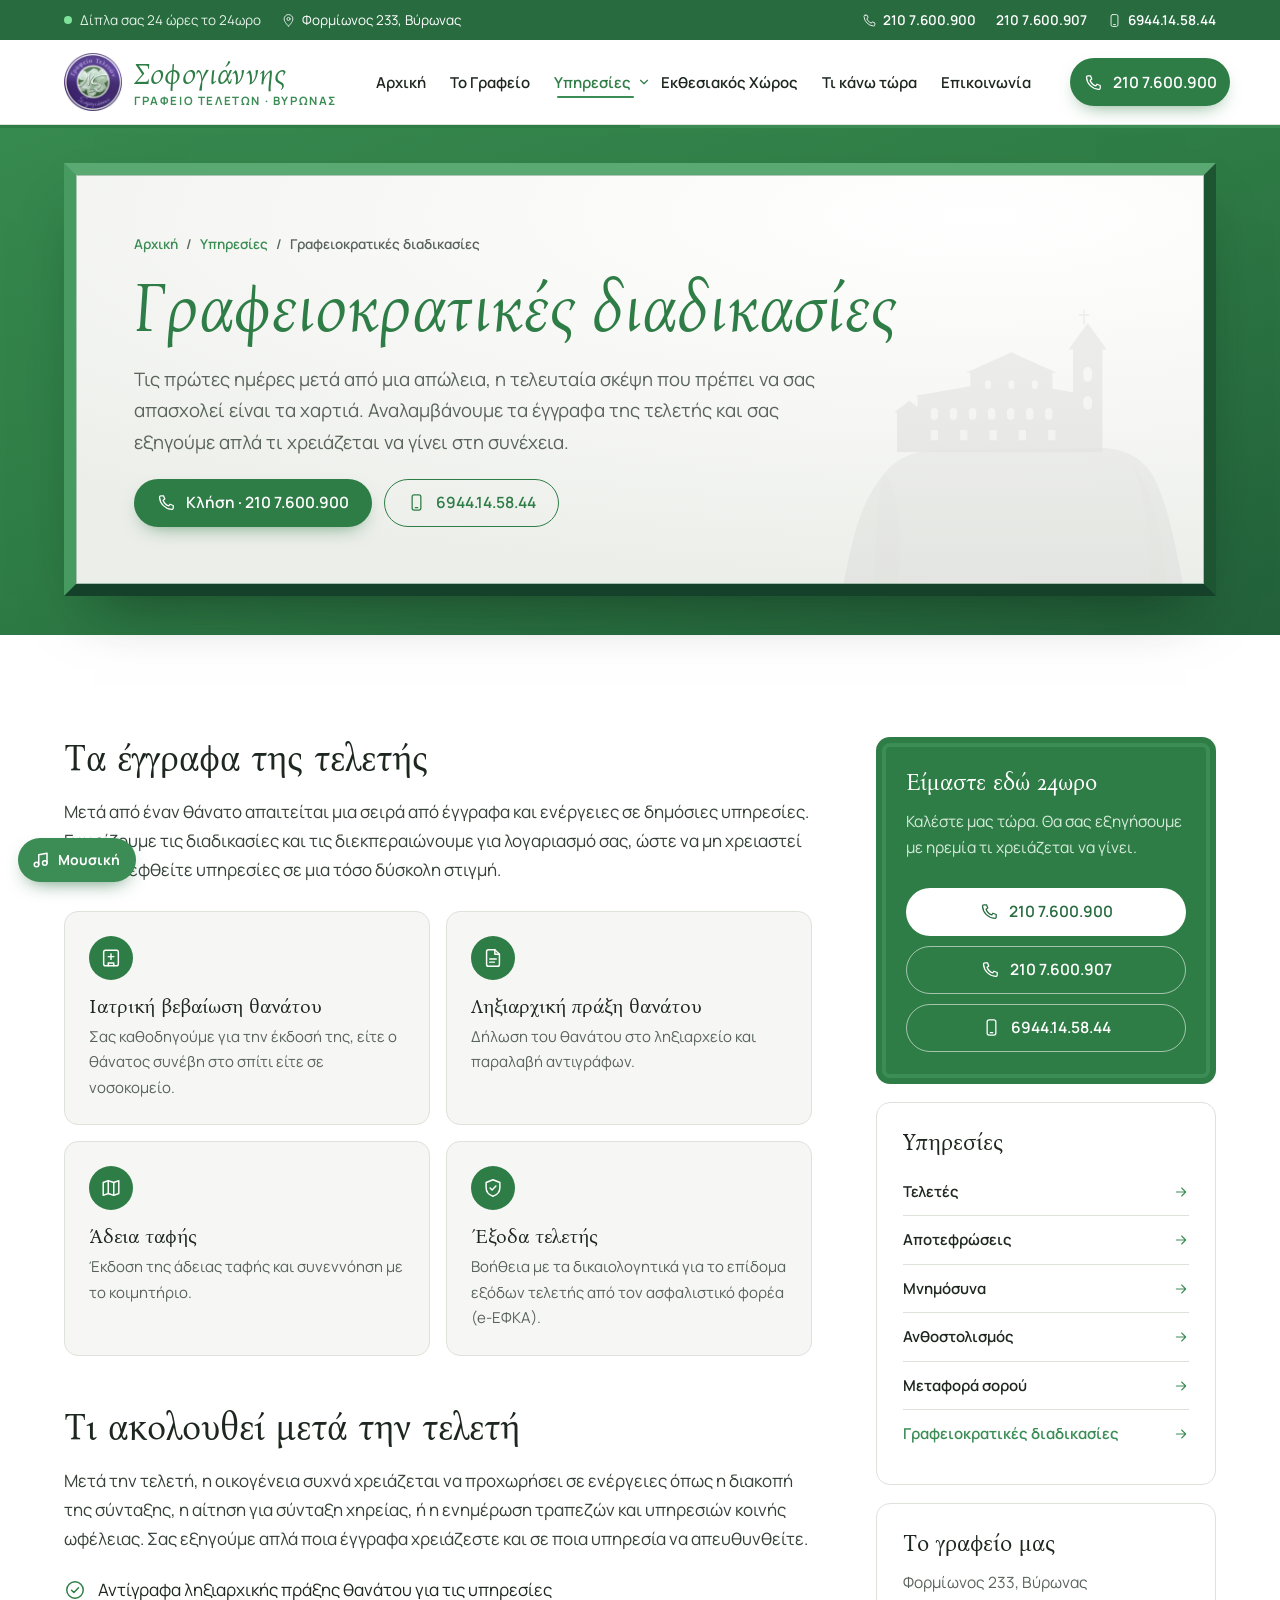
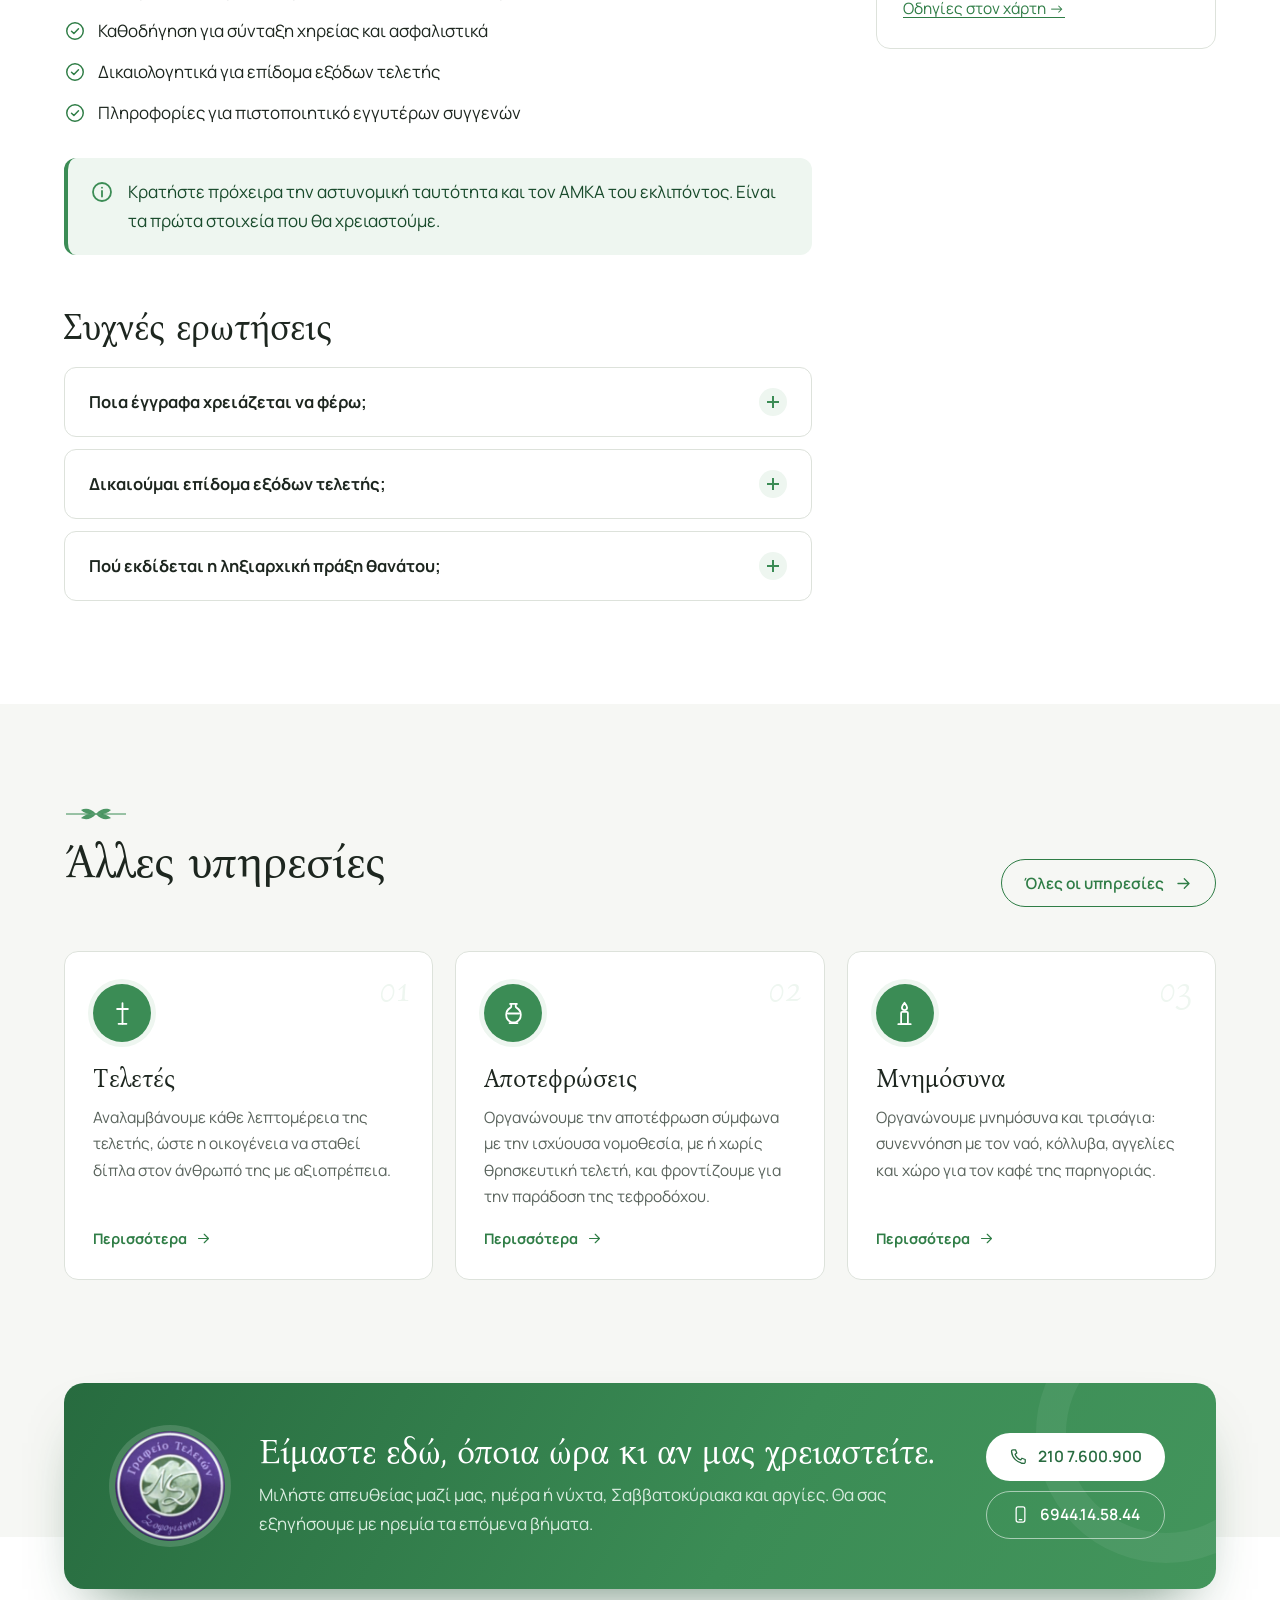
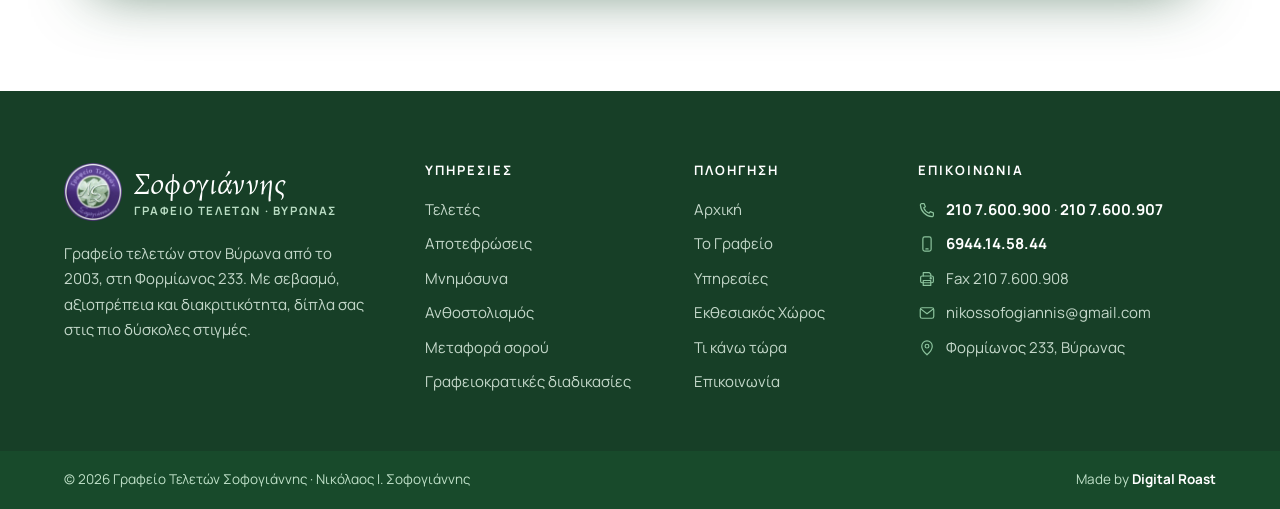
<file: ypiresies/diadikasies/index.html>
<!DOCTYPE html>
<html lang="el">
<head>
  <meta charset="UTF-8">
  <meta name="viewport" content="width=device-width, initial-scale=1">
  <title>Διαδικασίες μετά τον Θάνατο · Ληξιαρχική Πράξη, Έξοδα Τελετής</title>
  <meta name="description" content="Διεκπεραίωση διαδικασιών μετά από θάνατο: ληξιαρχική πράξη θανάτου, άδεια ταφής, έξοδα τελετής από τον e-ΕΦΚΑ. Γραφείο Τελετών Σοφογιάννης, Βύρωνας, 210 7.600.900.">
  <meta name="robots" content="index, follow, max-image-preview:large, max-snippet:-1">
  <meta name="theme-color" content="#2f7d46">
  <link rel="canonical" href="https://teletessofogiannisvyronas.gr/ypiresies/diadikasies/">
  <meta property="og:type" content="website">
  <meta property="og:locale" content="el_GR">
  <meta property="og:site_name" content="Γραφείο Τελετών Σοφογιάννης · Βύρωνας">
  <meta property="og:title" content="Διαδικασίες μετά τον Θάνατο · Ληξιαρχική Πράξη, Έξοδα Τελετής">
  <meta property="og:description" content="Διεκπεραίωση διαδικασιών μετά από θάνατο: ληξιαρχική πράξη θανάτου, άδεια ταφής, έξοδα τελετής από τον e-ΕΦΚΑ. Γραφείο Τελετών Σοφογιάννης, Βύρωνας, 210 7.600.900.">
  <meta property="og:url" content="https://teletessofogiannisvyronas.gr/ypiresies/diadikasies/">
  <meta property="og:image" content="https://teletessofogiannisvyronas.gr/og-image.png?v=9c0b03b7">
  <meta property="og:image:width" content="1200">
  <meta property="og:image:height" content="630">
  <meta property="og:image:alt" content="Γραφείο Τελετών Σοφογιάννης · Βύρωνας">
  <meta name="twitter:card" content="summary_large_image">
  <meta name="twitter:title" content="Διαδικασίες μετά τον Θάνατο · Ληξιαρχική Πράξη, Έξοδα Τελετής">
  <meta name="twitter:description" content="Διεκπεραίωση διαδικασιών μετά από θάνατο: ληξιαρχική πράξη θανάτου, άδεια ταφής, έξοδα τελετής από τον e-ΕΦΚΑ. Γραφείο Τελετών Σοφογιάννης, Βύρωνας, 210 7.600.900.">
  <meta name="twitter:image" content="https://teletessofogiannisvyronas.gr/og-image.png?v=9c0b03b7">
  <meta name="format-detection" content="telephone=no">
  <link rel="icon" href="/favicon.ico?v=9c0b03b7" sizes="48x48">
  <link rel="icon" href="/favicon-96.png?v=9c0b03b7" sizes="96x96" type="image/png">
  <link rel="manifest" href="/site.webmanifest">
  <link rel="apple-touch-icon" href="/apple-touch-icon.png?v=9c0b03b7">
  <link rel="preconnect" href="https://fonts.googleapis.com">
  <link rel="preconnect" href="https://fonts.gstatic.com" crossorigin>
  <link href="https://fonts.googleapis.com/css2?family=Bona+Nova:ital,wght@0,400;0,700;1,400&family=Manrope:wght@400;500;600;700&display=swap" rel="stylesheet">
  <link rel="stylesheet" href="/css/style.css?v=ce2c2ff8">
  <script>document.documentElement.classList.add("js")</script>
  <script type="application/ld+json">
{
  "@context": "https://schema.org",
  "@graph": [
    {
      "@type": "WebSite",
      "@id": "https://teletessofogiannisvyronas.gr/#website",
      "url": "https://teletessofogiannisvyronas.gr/",
      "name": "Γραφείο Τελετών Σοφογιάννης · Βύρωνας",
      "inLanguage": "el",
      "publisher": {
        "@id": "https://teletessofogiannisvyronas.gr/#funeralhome"
      }
    },
    {
      "@type": [
        "FuneralHome",
        "LocalBusiness"
      ],
      "@id": "https://teletessofogiannisvyronas.gr/#funeralhome",
      "name": "Γραφείο Τελετών Σοφογιάννης · Βύρωνας",
      "alternateName": [
        "Γραφείο Τελετών Σοφογιάννης",
        "Σοφογιάννης Γραφείο Τελετών",
        "Γραφείο Τελετών Βύρωνας Σοφογιάννης",
        "Sofogiannis Funeral Home"
      ],
      "description": "Γραφείο τελετών στον Βύρωνα από το 2003, Φορμίωνος 233. Τελετές, αποτεφρώσεις, μνημόσυνα, ανθοστολισμός, μεταφορά σορού και διεκπεραίωση γραφειοκρατικών διαδικασιών, 24 ώρες το 24ωρο.",
      "url": "https://teletessofogiannisvyronas.gr/",
      "image": [
        "https://teletessofogiannisvyronas.gr/og-image.png",
        "https://teletessofogiannisvyronas.gr/images/prosopsi-3.jpg",
        "https://teletessofogiannisvyronas.gr/images/nikolaos-sofogiannis.jpg"
      ],
      "logo": "https://teletessofogiannisvyronas.gr/logo.png",
      "telephone": [
        "+302107600900",
        "+302107600907",
        "+306944145844"
      ],
      "faxNumber": "+302107600908",
      "email": "nikossofogiannis@gmail.com",
      "founder": {
        "@type": "Person",
        "name": "Νικόλαος Σοφογιάννης"
      },
      "foundingDate": "2003",
      "address": {
        "@type": "PostalAddress",
        "streetAddress": "Φορμίωνος 233",
        "addressLocality": "Βύρωνας",
        "addressRegion": "Αττική",
        "addressCountry": "GR"
      },
      "hasMap": "https://www.google.com/maps/search/?api=1&query=Φορμίωνος+233,+Βύρωνας",
      "contactPoint": [
        {
          "@type": "ContactPoint",
          "telephone": "+302107600900",
          "contactType": "customer service",
          "availableLanguage": [
            "el"
          ]
        },
        {
          "@type": "ContactPoint",
          "telephone": "+306944145844",
          "contactType": "emergency",
          "availableLanguage": [
            "el"
          ],
          "hoursAvailable": {
            "@type": "OpeningHoursSpecification",
            "opens": "00:00",
            "closes": "23:59",
            "dayOfWeek": [
              "Monday",
              "Tuesday",
              "Wednesday",
              "Thursday",
              "Friday",
              "Saturday",
              "Sunday"
            ]
          }
        }
      ],
      "openingHoursSpecification": {
        "@type": "OpeningHoursSpecification",
        "dayOfWeek": [
          "Monday",
          "Tuesday",
          "Wednesday",
          "Thursday",
          "Friday",
          "Saturday",
          "Sunday"
        ],
        "opens": "00:00",
        "closes": "23:59"
      },
      "areaServed": [
        {
          "@type": "Place",
          "name": "Βύρωνας"
        },
        {
          "@type": "Place",
          "name": "Καισαριανή"
        },
        {
          "@type": "Place",
          "name": "Παγκράτι"
        },
        {
          "@type": "Place",
          "name": "Υμηττός"
        },
        {
          "@type": "Place",
          "name": "Ζωγράφου"
        },
        {
          "@type": "Place",
          "name": "Ηλιούπολη"
        },
        {
          "@type": "Place",
          "name": "Δάφνη"
        },
        {
          "@type": "Place",
          "name": "Άγιος Δημήτριος"
        },
        {
          "@type": "Place",
          "name": "Νέα Σμύρνη"
        },
        {
          "@type": "Place",
          "name": "Μετς"
        },
        {
          "@type": "Place",
          "name": "Αθήνα"
        },
        {
          "@type": "AdministrativeArea",
          "name": "Αττική"
        },
        {
          "@type": "Country",
          "name": "Ελλάδα"
        }
      ],
      "hasOfferCatalog": {
        "@type": "OfferCatalog",
        "name": "Υπηρεσίες γραφείου τελετών",
        "itemListElement": [
          {
            "@type": "Offer",
            "itemOffered": {
              "@type": "Service",
              "name": "Τελετές",
              "url": "https://teletessofogiannisvyronas.gr/ypiresies/kideies/"
            }
          },
          {
            "@type": "Offer",
            "itemOffered": {
              "@type": "Service",
              "name": "Αποτεφρώσεις",
              "url": "https://teletessofogiannisvyronas.gr/ypiresies/apotefroseis/"
            }
          },
          {
            "@type": "Offer",
            "itemOffered": {
              "@type": "Service",
              "name": "Μνημόσυνα",
              "url": "https://teletessofogiannisvyronas.gr/ypiresies/mnimosyna/"
            }
          },
          {
            "@type": "Offer",
            "itemOffered": {
              "@type": "Service",
              "name": "Ανθοστολισμός",
              "url": "https://teletessofogiannisvyronas.gr/ypiresies/anthostolismos/"
            }
          },
          {
            "@type": "Offer",
            "itemOffered": {
              "@type": "Service",
              "name": "Μεταφορά σορού",
              "url": "https://teletessofogiannisvyronas.gr/ypiresies/metafora-sorou/"
            }
          },
          {
            "@type": "Offer",
            "itemOffered": {
              "@type": "Service",
              "name": "Γραφειοκρατικές διαδικασίες",
              "url": "https://teletessofogiannisvyronas.gr/ypiresies/diadikasies/"
            }
          }
        ]
      }
    },
    {
      "@type": "WebPage",
      "@id": "https://teletessofogiannisvyronas.gr/ypiresies/diadikasies/#webpage",
      "url": "https://teletessofogiannisvyronas.gr/ypiresies/diadikasies/",
      "name": "Διαδικασίες μετά τον Θάνατο · Ληξιαρχική Πράξη, Έξοδα Τελετής",
      "description": "Διεκπεραίωση διαδικασιών μετά από θάνατο: ληξιαρχική πράξη θανάτου, άδεια ταφής, έξοδα τελετής από τον e-ΕΦΚΑ. Γραφείο Τελετών Σοφογιάννης, Βύρωνας, 210 7.600.900.",
      "inLanguage": "el",
      "isPartOf": {
        "@id": "https://teletessofogiannisvyronas.gr/#website"
      },
      "about": {
        "@id": "https://teletessofogiannisvyronas.gr/#funeralhome"
      }
    },
    {
      "@type": "BreadcrumbList",
      "itemListElement": [
        {
          "@type": "ListItem",
          "position": 1,
          "name": "Αρχική",
          "item": "https://teletessofogiannisvyronas.gr/"
        },
        {
          "@type": "ListItem",
          "position": 2,
          "name": "Υπηρεσίες",
          "item": "https://teletessofogiannisvyronas.gr/ypiresies/"
        },
        {
          "@type": "ListItem",
          "position": 3,
          "name": "Γραφειοκρατικές διαδικασίες",
          "item": "https://teletessofogiannisvyronas.gr/ypiresies/diadikasies/"
        }
      ]
    },
    {
      "@type": "Service",
      "name": "Γραφειοκρατικές διαδικασίες",
      "serviceType": "Γραφειοκρατικές διαδικασίες",
      "description": "Διεκπεραίωση διαδικασιών μετά από θάνατο: ληξιαρχική πράξη θανάτου, άδεια ταφής, έξοδα τελετής από τον e-ΕΦΚΑ. Γραφείο Τελετών Σοφογιάννης, Βύρωνας, 210 7.600.900.",
      "url": "https://teletessofogiannisvyronas.gr/ypiresies/diadikasies/",
      "provider": {
        "@id": "https://teletessofogiannisvyronas.gr/#funeralhome"
      },
      "areaServed": {
        "@type": "AdministrativeArea",
        "name": "Αττική"
      }
    },
    {
      "@type": "FAQPage",
      "mainEntity": [
        {
          "@type": "Question",
          "name": "Ποια έγγραφα χρειάζεται να φέρω;",
          "acceptedAnswer": {
            "@type": "Answer",
            "text": "Αρχικά την αστυνομική ταυτότητα του εκλιπόντος, τον ΑΜΚΑ και, αν υπάρχει, το βιβλιάριο ή τα στοιχεία ασφάλισης. Τα υπόλοιπα τα αναλαμβάνουμε εμείς."
          }
        },
        {
          "@type": "Question",
          "name": "Δικαιούμαι επίδομα εξόδων τελετής;",
          "acceptedAnswer": {
            "@type": "Answer",
            "text": "Αν ο εκλιπών ήταν ασφαλισμένος ή συνταξιούχος, οι οικείοι που κατέβαλαν τα έξοδα μπορεί να δικαιούνται επίδομα από τον e-ΕΦΚΑ. Σας ενημερώνουμε και σας βοηθάμε με τα δικαιολογητικά."
          }
        },
        {
          "@type": "Question",
          "name": "Πού εκδίδεται η ληξιαρχική πράξη θανάτου;",
          "acceptedAnswer": {
            "@type": "Answer",
            "text": "Στο ληξιαρχείο του δήμου όπου συνέβη ο θάνατος. Τη δήλωση του θανάτου την αναλαμβάνουμε εμείς."
          }
        }
      ]
    }
  ]
}
  </script>
</head>
<body>
<a class="skip" href="#main">Μετάβαση στο περιεχόμενο</a>
<div class="topbar">
  <div class="wrap">
    <div class="tb-left"><span><span class="dot"></span>Δίπλα σας 24 ώρες το 24ωρο</span><a class="hide-sm" href="https://www.google.com/maps/search/?api=1&query=Φορμίωνος+233,+Βύρωνας" target="_blank" rel="noopener"><svg viewBox="0 0 24 24" fill="none" stroke="currentColor" stroke-width="1.6" stroke-linecap="round" stroke-linejoin="round" aria-hidden="true"><path d="M12 21s-7-6.2-7-11.5a7 7 0 0 1 14 0C19 14.8 12 21 12 21z"/><circle cx="12" cy="9.5" r="2.5"/></svg>Φορμίωνος 233, Βύρωνας</a></div>
    <div class="tb-right"><a href="tel:+302107600900"><svg viewBox="0 0 24 24" fill="none" stroke="currentColor" stroke-width="1.6" stroke-linecap="round" stroke-linejoin="round" aria-hidden="true"><path d="M5 3.5h3.2l1.6 4.2-2.1 1.4a11.5 11.5 0 0 0 7.2 7.2l1.4-2.1 4.2 1.6V19a1.8 1.8 0 0 1-2 1.8A16.5 16.5 0 0 1 3.2 5.5 1.8 1.8 0 0 1 5 3.5z"/></svg>210 7.600.900</a><a class="hide-sm" href="tel:+302107600907">210 7.600.907</a><a href="tel:+306944145844"><svg viewBox="0 0 24 24" fill="none" stroke="currentColor" stroke-width="1.6" stroke-linecap="round" stroke-linejoin="round" aria-hidden="true"><rect x="6.5" y="2.5" width="11" height="19" rx="2.5"/><path d="M10.5 18.5h3"/></svg>6944.14.58.44</a></div>
  </div>
</div>
<header class="site-header">
  <div class="wrap">
    <a class="brand" href="/" aria-label="Γραφείο Τελετών Σοφογιάννης · Βύρωνας, αρχική σελίδα">
        <img class="brand-mark" src="/images/logo-emblem.webp?v=9c0b03b7" alt="" width="58" height="58">
        <span class="brand-text"><span class="brand-name">Σοφογιάννης</span><span class="brand-sub">Γραφείο Τελετών · Βύρωνας</span></span>
      </a>
    <nav class="nav" aria-label="Κύρια πλοήγηση">
      <a href="/">Αρχική</a><a href="/to-grafeio/">Το Γραφείο</a><div class="dd active">
          <button type="button" aria-expanded="false" aria-haspopup="true">Υπηρεσίες <svg viewBox="0 0 24 24" fill="none" stroke="currentColor" stroke-width="2" stroke-linecap="round" stroke-linejoin="round" aria-hidden="true"><path d="m6 9 6 6 6-6"/></svg></button>
          <div class="dd-menu"><a href="/ypiresies/kideies/"><span class="ic"><svg viewBox="0 0 24 24" fill="none" stroke="currentColor" stroke-width="1.6" stroke-linecap="round" stroke-linejoin="round" aria-hidden="true"><path d="M12 2.8v18.4M7.2 8h9.6"/><path d="M8.5 21.2h7"/></svg></span><span><strong>Τελετές</strong><small>Οργάνωση τελετής από την αρχή ως το τέλος</small></span></a><a href="/ypiresies/apotefroseis/"><span class="ic"><svg viewBox="0 0 24 24" fill="none" stroke="currentColor" stroke-width="1.6" stroke-linecap="round" stroke-linejoin="round" aria-hidden="true"><path d="M9 3.5h6M10 3.5v2.2c0 .6-.4 1-.9 1.3C6.8 8.4 5.5 10.6 5.5 13.2c0 3.4 2.4 6 5.2 6.8h2.6c2.8-.8 5.2-3.4 5.2-6.8 0-2.6-1.3-4.8-3.6-6.2-.5-.3-.9-.7-.9-1.3V3.5"/><path d="M8.5 20.5h7M7 12h10"/></svg></span><span><strong>Αποτεφρώσεις</strong><small>Οργάνωση αποτέφρωσης & τεφροδόχοι</small></span></a><a href="/ypiresies/mnimosyna/"><span class="ic"><svg viewBox="0 0 24 24" fill="none" stroke="currentColor" stroke-width="1.6" stroke-linecap="round" stroke-linejoin="round" aria-hidden="true"><path d="M12 2.5c1.5 1.8 2.3 3 2.3 4.2a2.3 2.3 0 0 1-4.6 0c0-1.2.8-2.4 2.3-4.2z"/><rect x="9" y="10.5" width="6" height="11" rx="1"/><path d="M6.5 21.5h11"/></svg></span><span><strong>Μνημόσυνα</strong><small>Τρισάγια, 40ήμερα, ετήσια μνημόσυνα</small></span></a><a href="/ypiresies/anthostolismos/"><span class="ic"><svg viewBox="0 0 24 24" fill="none" stroke="currentColor" stroke-width="1.6" stroke-linecap="round" stroke-linejoin="round" aria-hidden="true"><circle cx="12" cy="9" r="2.2"/><path d="M12 6.8c0-2.4 1.6-3.8 1.6-3.8s1.9 1.6 1.2 3.9M14.2 9c2.2-.8 4.2.2 4.2.2s-.6 2.4-3 2.6M13.6 11c1.4 1.9 1 4 1 4s-2.4-.3-3-2.6M10.4 11c-1.4 1.9-1 4-1 4M9.8 9c-2.2-.8-4.2.2-4.2.2s.6 2.4 3 2.6M12 6.8C12 4.4 10.4 3 10.4 3s-1.9 1.6-1.2 3.9"/><path d="M12 11.2V21"/></svg></span><span><strong>Ανθοστολισμός</strong><small>Στολισμός ναού, φερέτρου & στεφάνια</small></span></a><a href="/ypiresies/metafora-sorou/"><span class="ic"><svg viewBox="0 0 24 24" fill="none" stroke="currentColor" stroke-width="1.6" stroke-linecap="round" stroke-linejoin="round" aria-hidden="true"><path d="M21 4.5 3.5 11.2l6 2.3 2.3 6L21 4.5z"/><path d="m9.5 13.5 4.2-4.2"/></svg></span><span><strong>Μεταφορά σορού</strong><small>Σε όλη την Ελλάδα & επαναπατρισμός</small></span></a><a href="/ypiresies/diadikasies/"><span class="ic"><svg viewBox="0 0 24 24" fill="none" stroke="currentColor" stroke-width="1.6" stroke-linecap="round" stroke-linejoin="round" aria-hidden="true"><path d="M14 3H7a2 2 0 0 0-2 2v14a2 2 0 0 0 2 2h10a2 2 0 0 0 2-2V8z"/><path d="M14 3v5h5M8.5 13h7M8.5 16.5h5"/></svg></span><span><strong>Γραφειοκρατικές διαδικασίες</strong><small>Δικαιολογητικά, ληξιαρχείο, ασφαλιστικά</small></span></a><a class="all" href="/ypiresies/">Όλες οι υπηρεσίες <svg viewBox="0 0 24 24" fill="none" stroke="currentColor" stroke-width="1.6" stroke-linecap="round" stroke-linejoin="round" aria-hidden="true"><path d="M5 12h14M13 6l6 6-6 6"/></svg></a></div>
        </div><a href="/ekthesiakos-xoros/">Εκθεσιακός Χώρος</a><a href="/ti-kano-tora/">Τι κάνω τώρα</a><a href="/epikoinonia/">Επικοινωνία</a>
    </nav>
    <div class="header-cta">
      <a class="btn btn-primary" href="tel:+302107600900"><svg viewBox="0 0 24 24" fill="none" stroke="currentColor" stroke-width="1.6" stroke-linecap="round" stroke-linejoin="round" aria-hidden="true"><path d="M5 3.5h3.2l1.6 4.2-2.1 1.4a11.5 11.5 0 0 0 7.2 7.2l1.4-2.1 4.2 1.6V19a1.8 1.8 0 0 1-2 1.8A16.5 16.5 0 0 1 3.2 5.5 1.8 1.8 0 0 1 5 3.5z"/></svg><span>210 7.600.900</span></a>
      <button class="menu-toggle" type="button" aria-label="Μενού" aria-expanded="false" aria-controls="mobile-nav"><span></span></button>
    </div>
  </div>
</header>
<nav class="mobile-nav" id="mobile-nav" aria-label="Πλοήγηση κινητού">
  <a href="/">Αρχική</a><a href="/to-grafeio/">Το Γραφείο</a><a href="/ypiresies/">Υπηρεσίες</a><div class="sub"><a href="/ypiresies/kideies/">Τελετές</a><a href="/ypiresies/apotefroseis/">Αποτεφρώσεις</a><a href="/ypiresies/mnimosyna/">Μνημόσυνα</a><a href="/ypiresies/anthostolismos/">Ανθοστολισμός</a><a href="/ypiresies/metafora-sorou/">Μεταφορά σορού</a><a href="/ypiresies/diadikasies/">Γραφειοκρατικές διαδικασίες</a></div><a href="/ekthesiakos-xoros/">Εκθεσιακός Χώρος</a><a href="/ti-kano-tora/">Τι κάνω τώρα</a><a href="/epikoinonia/">Επικοινωνία</a>
  <div class="m-contact">
    <a class="btn btn-primary" href="tel:+302107600900"><svg viewBox="0 0 24 24" fill="none" stroke="currentColor" stroke-width="1.6" stroke-linecap="round" stroke-linejoin="round" aria-hidden="true"><path d="M5 3.5h3.2l1.6 4.2-2.1 1.4a11.5 11.5 0 0 0 7.2 7.2l1.4-2.1 4.2 1.6V19a1.8 1.8 0 0 1-2 1.8A16.5 16.5 0 0 1 3.2 5.5 1.8 1.8 0 0 1 5 3.5z"/></svg>Κλήση 210 7.600.900</a>
    <a class="btn btn-ghost" href="tel:+306944145844"><svg viewBox="0 0 24 24" fill="none" stroke="currentColor" stroke-width="1.6" stroke-linecap="round" stroke-linejoin="round" aria-hidden="true"><rect x="6.5" y="2.5" width="11" height="19" rx="2.5"/><path d="M10.5 18.5h3"/></svg>Κινητό 6944.14.58.44</a>
  </div>
</nav>
<main id="main">
<section class="page-hero">
  <div class="wrap">
    <div class="bevel">
      <div class="panel">
        <img class="panel-art" src="/images/monastery.svg" alt="" aria-hidden="true">
        <nav class="breadcrumbs" aria-label="Διαδρομή"><a href="/">Αρχική</a><span aria-hidden="true">/</span><a href="/ypiresies/">Υπηρεσίες</a><span aria-hidden="true">/</span><span aria-current="page">Γραφειοκρατικές διαδικασίες</span></nav>
        <h1>Γραφειοκρατικές διαδικασίες</h1>
        <p class="lead">Τις πρώτες ημέρες μετά από μια απώλεια, η τελευταία σκέψη που πρέπει να σας απασχολεί είναι τα χαρτιά. Αναλαμβάνουμε τα έγγραφα της τελετής και σας εξηγούμε απλά τι χρειάζεται να γίνει στη συνέχεια.</p>
        <div class="hero-actions">
        <a class="btn btn-primary" href="tel:+302107600900"><svg viewBox="0 0 24 24" fill="none" stroke="currentColor" stroke-width="1.6" stroke-linecap="round" stroke-linejoin="round" aria-hidden="true"><path d="M5 3.5h3.2l1.6 4.2-2.1 1.4a11.5 11.5 0 0 0 7.2 7.2l1.4-2.1 4.2 1.6V19a1.8 1.8 0 0 1-2 1.8A16.5 16.5 0 0 1 3.2 5.5 1.8 1.8 0 0 1 5 3.5z"/></svg>Κλήση · 210 7.600.900</a>
        <a class="btn btn-ghost" href="tel:+306944145844"><svg viewBox="0 0 24 24" fill="none" stroke="currentColor" stroke-width="1.6" stroke-linecap="round" stroke-linejoin="round" aria-hidden="true"><rect x="6.5" y="2.5" width="11" height="19" rx="2.5"/><path d="M10.5 18.5h3"/></svg>6944.14.58.44</a>
      </div>
      </div>
    </div>
  </div>
</section>

<section class="section">
  <div class="wrap content-grid">
    <article class="prose">
      
<h2>Τα έγγραφα της τελετής</h2>
<p>Μετά από έναν θάνατο απαιτείται μια σειρά από έγγραφα και ενέργειες σε δημόσιες υπηρεσίες. Γνωρίζουμε τις διαδικασίες και τις διεκπεραιώνουμε για λογαριασμό σας, ώστε να μη χρειαστεί να επισκεφθείτε υπηρεσίες σε μια τόσο δύσκολη στιγμή.</p>
<div class="feature-grid"><div class="feature"><span class="ic"><svg viewBox="0 0 24 24" fill="none" stroke="currentColor" stroke-width="1.6" stroke-linecap="round" stroke-linejoin="round" aria-hidden="true"><rect x="4" y="3.5" width="16" height="17" rx="2"/><path d="M12 7.5v6M9 10.5h6M9 20.5v-3h6v3"/></svg></span><h3>Ιατρική βεβαίωση θανάτου</h3><p>Σας καθοδηγούμε για την έκδοσή της, είτε ο θάνατος συνέβη στο σπίτι είτε σε νοσοκομείο.</p></div><div class="feature"><span class="ic"><svg viewBox="0 0 24 24" fill="none" stroke="currentColor" stroke-width="1.6" stroke-linecap="round" stroke-linejoin="round" aria-hidden="true"><path d="M14 3H7a2 2 0 0 0-2 2v14a2 2 0 0 0 2 2h10a2 2 0 0 0 2-2V8z"/><path d="M14 3v5h5M8.5 13h7M8.5 16.5h5"/></svg></span><h3>Ληξιαρχική πράξη θανάτου</h3><p>Δήλωση του θανάτου στο ληξιαρχείο και παραλαβή αντιγράφων.</p></div><div class="feature"><span class="ic"><svg viewBox="0 0 24 24" fill="none" stroke="currentColor" stroke-width="1.6" stroke-linecap="round" stroke-linejoin="round" aria-hidden="true"><path d="m9 4-5.5 2v14L9 18l6 2 5.5-2V4L15 6z"/><path d="M9 4v14M15 6v14"/></svg></span><h3>Άδεια ταφής</h3><p>Έκδοση της άδειας ταφής και συνεννόηση με το κοιμητήριο.</p></div><div class="feature"><span class="ic"><svg viewBox="0 0 24 24" fill="none" stroke="currentColor" stroke-width="1.6" stroke-linecap="round" stroke-linejoin="round" aria-hidden="true"><path d="M12 3 4.5 6v5.5c0 4.6 3.2 8.2 7.5 9.5 4.3-1.3 7.5-4.9 7.5-9.5V6z"/><path d="m8.8 12 2.2 2.2 4.2-4.4"/></svg></span><h3>Έξοδα τελετής</h3><p>Βοήθεια με τα δικαιολογητικά για το επίδομα εξόδων τελετής από τον ασφαλιστικό φορέα (e-ΕΦΚΑ).</p></div></div>
<h2>Τι ακολουθεί μετά την τελετή</h2>
<p>Μετά την τελετή, η οικογένεια συχνά χρειάζεται να προχωρήσει σε ενέργειες όπως η διακοπή της σύνταξης, η αίτηση για σύνταξη χηρείας, ή η ενημέρωση τραπεζών και υπηρεσιών κοινής ωφέλειας. Σας εξηγούμε απλά ποια έγγραφα χρειάζεστε και σε ποια υπηρεσία να απευθυνθείτε.</p>
<ul class="check-list"><li><svg viewBox="0 0 24 24" fill="none" stroke="currentColor" stroke-width="1.6" stroke-linecap="round" stroke-linejoin="round" aria-hidden="true"><circle cx="12" cy="12" r="9"/><path d="m8.2 12.2 2.6 2.6 5-5.2"/></svg><span>Αντίγραφα ληξιαρχικής πράξης θανάτου για τις υπηρεσίες</span></li><li><svg viewBox="0 0 24 24" fill="none" stroke="currentColor" stroke-width="1.6" stroke-linecap="round" stroke-linejoin="round" aria-hidden="true"><circle cx="12" cy="12" r="9"/><path d="m8.2 12.2 2.6 2.6 5-5.2"/></svg><span>Καθοδήγηση για σύνταξη χηρείας και ασφαλιστικά</span></li><li><svg viewBox="0 0 24 24" fill="none" stroke="currentColor" stroke-width="1.6" stroke-linecap="round" stroke-linejoin="round" aria-hidden="true"><circle cx="12" cy="12" r="9"/><path d="m8.2 12.2 2.6 2.6 5-5.2"/></svg><span>Δικαιολογητικά για επίδομα εξόδων τελετής</span></li><li><svg viewBox="0 0 24 24" fill="none" stroke="currentColor" stroke-width="1.6" stroke-linecap="round" stroke-linejoin="round" aria-hidden="true"><circle cx="12" cy="12" r="9"/><path d="m8.2 12.2 2.6 2.6 5-5.2"/></svg><span>Πληροφορίες για πιστοποιητικό εγγυτέρων συγγενών</span></li></ul>
<div class="note"><svg viewBox="0 0 24 24" fill="none" stroke="currentColor" stroke-width="1.8" stroke-linecap="round" stroke-linejoin="round" aria-hidden="true"><circle cx="12" cy="12" r="9"/><path d="M12 11v5.5M12 7.6v.1"/></svg><p>Κρατήστε πρόχειρα την αστυνομική ταυτότητα και τον ΑΜΚΑ του εκλιπόντος. Είναι τα πρώτα στοιχεία που θα χρειαστούμε.</p></div>

      <h2>Συχνές ερωτήσεις</h2>
      <div class="faq"><details><summary>Ποια έγγραφα χρειάζεται να φέρω;<span class="pm" aria-hidden="true"></span></summary><div class="ans"><p>Αρχικά την αστυνομική ταυτότητα του εκλιπόντος, τον ΑΜΚΑ και, αν υπάρχει, το βιβλιάριο ή τα στοιχεία ασφάλισης. Τα υπόλοιπα τα αναλαμβάνουμε εμείς.</p></div></details><details><summary>Δικαιούμαι επίδομα εξόδων τελετής;<span class="pm" aria-hidden="true"></span></summary><div class="ans"><p>Αν ο εκλιπών ήταν ασφαλισμένος ή συνταξιούχος, οι οικείοι που κατέβαλαν τα έξοδα μπορεί να δικαιούνται επίδομα από τον e-ΕΦΚΑ. Σας ενημερώνουμε και σας βοηθάμε με τα δικαιολογητικά.</p></div></details><details><summary>Πού εκδίδεται η ληξιαρχική πράξη θανάτου;<span class="pm" aria-hidden="true"></span></summary><div class="ans"><p>Στο ληξιαρχείο του δήμου όπου συνέβη ο θάνατος. Τη δήλωση του θανάτου την αναλαμβάνουμε εμείς.</p></div></details></div>
    </article>
    <aside class="sidebar">
      <div class="side-card dark">
        <h3>Είμαστε εδώ 24ωρο</h3>
        <p>Καλέστε μας τώρα. Θα σας εξηγήσουμε με ηρεμία τι χρειάζεται να γίνει.</p>
        <a class="btn btn-light" href="tel:+302107600900"><svg viewBox="0 0 24 24" fill="none" stroke="currentColor" stroke-width="1.6" stroke-linecap="round" stroke-linejoin="round" aria-hidden="true"><path d="M5 3.5h3.2l1.6 4.2-2.1 1.4a11.5 11.5 0 0 0 7.2 7.2l1.4-2.1 4.2 1.6V19a1.8 1.8 0 0 1-2 1.8A16.5 16.5 0 0 1 3.2 5.5 1.8 1.8 0 0 1 5 3.5z"/></svg>210 7.600.900</a>
        <a class="btn btn-outline-light" href="tel:+302107600907"><svg viewBox="0 0 24 24" fill="none" stroke="currentColor" stroke-width="1.6" stroke-linecap="round" stroke-linejoin="round" aria-hidden="true"><path d="M5 3.5h3.2l1.6 4.2-2.1 1.4a11.5 11.5 0 0 0 7.2 7.2l1.4-2.1 4.2 1.6V19a1.8 1.8 0 0 1-2 1.8A16.5 16.5 0 0 1 3.2 5.5 1.8 1.8 0 0 1 5 3.5z"/></svg>210 7.600.907</a>
        <a class="btn btn-outline-light" href="tel:+306944145844"><svg viewBox="0 0 24 24" fill="none" stroke="currentColor" stroke-width="1.6" stroke-linecap="round" stroke-linejoin="round" aria-hidden="true"><rect x="6.5" y="2.5" width="11" height="19" rx="2.5"/><path d="M10.5 18.5h3"/></svg>6944.14.58.44</a>
      </div>
      <div class="side-card">
        <h3>Υπηρεσίες</h3>
        <ul class="side-links"><li><a href="/ypiresies/kideies/">Τελετές<svg viewBox="0 0 24 24" fill="none" stroke="currentColor" stroke-width="1.6" stroke-linecap="round" stroke-linejoin="round" aria-hidden="true"><path d="M5 12h14M13 6l6 6-6 6"/></svg></a></li><li><a href="/ypiresies/apotefroseis/">Αποτεφρώσεις<svg viewBox="0 0 24 24" fill="none" stroke="currentColor" stroke-width="1.6" stroke-linecap="round" stroke-linejoin="round" aria-hidden="true"><path d="M5 12h14M13 6l6 6-6 6"/></svg></a></li><li><a href="/ypiresies/mnimosyna/">Μνημόσυνα<svg viewBox="0 0 24 24" fill="none" stroke="currentColor" stroke-width="1.6" stroke-linecap="round" stroke-linejoin="round" aria-hidden="true"><path d="M5 12h14M13 6l6 6-6 6"/></svg></a></li><li><a href="/ypiresies/anthostolismos/">Ανθοστολισμός<svg viewBox="0 0 24 24" fill="none" stroke="currentColor" stroke-width="1.6" stroke-linecap="round" stroke-linejoin="round" aria-hidden="true"><path d="M5 12h14M13 6l6 6-6 6"/></svg></a></li><li><a href="/ypiresies/metafora-sorou/">Μεταφορά σορού<svg viewBox="0 0 24 24" fill="none" stroke="currentColor" stroke-width="1.6" stroke-linecap="round" stroke-linejoin="round" aria-hidden="true"><path d="M5 12h14M13 6l6 6-6 6"/></svg></a></li><li><a href="/ypiresies/diadikasies/" aria-current="page">Γραφειοκρατικές διαδικασίες<svg viewBox="0 0 24 24" fill="none" stroke="currentColor" stroke-width="1.6" stroke-linecap="round" stroke-linejoin="round" aria-hidden="true"><path d="M5 12h14M13 6l6 6-6 6"/></svg></a></li></ul>
      </div>
      <div class="side-card">
        <h3>Το γραφείο μας</h3>
        <p>Φορμίωνος 233, Βύρωνας<br><a href="https://www.google.com/maps/search/?api=1&query=Φορμίωνος+233,+Βύρωνας" target="_blank" rel="noopener">Οδηγίες στον χάρτη →</a></p>
      </div>
    </aside>
  </div>
</section>
<section class="section alt">
  <div class="wrap">
    <div class="section-head">
      <div class="sec-title"><svg class="leaf" viewBox="0 0 64 16" aria-hidden="true"><path d="M2 8h60" stroke="currentColor" stroke-width="1"/><path d="M32 8c-5-6-11-6-15-4 4 4 10 5 15 4zM32 8c5-6 11-6 15-4-4 4-10 5-15 4zM32 8c-5 6-11 6-15 4 4-4 10-5 15-4zM32 8c5 6 11 6 15 4-4-4-10-5-15-4z" fill="currentColor" opacity=".9"/></svg><h2>Άλλες υπηρεσίες</h2></div>
      <a class="btn btn-ghost" href="/ypiresies/">Όλες οι υπηρεσίες <svg viewBox="0 0 24 24" fill="none" stroke="currentColor" stroke-width="1.6" stroke-linecap="round" stroke-linejoin="round" aria-hidden="true"><path d="M5 12h14M13 6l6 6-6 6"/></svg></a>
    </div>
    <div class="services-grid three"><a class="service-card" href="/ypiresies/kideies/">
          <span class="num">01</span>
          <span class="ic"><svg viewBox="0 0 24 24" fill="none" stroke="currentColor" stroke-width="1.6" stroke-linecap="round" stroke-linejoin="round" aria-hidden="true"><path d="M12 2.8v18.4M7.2 8h9.6"/><path d="M8.5 21.2h7"/></svg></span>
          <h3>Τελετές</h3>
          <p>Αναλαμβάνουμε κάθε λεπτομέρεια της τελετής, ώστε η οικογένεια να σταθεί δίπλα στον άνθρωπό της με αξιοπρέπεια.</p>
          <span class="more">Περισσότερα <svg viewBox="0 0 24 24" fill="none" stroke="currentColor" stroke-width="1.6" stroke-linecap="round" stroke-linejoin="round" aria-hidden="true"><path d="M5 12h14M13 6l6 6-6 6"/></svg></span>
        </a><a class="service-card" href="/ypiresies/apotefroseis/">
          <span class="num">02</span>
          <span class="ic"><svg viewBox="0 0 24 24" fill="none" stroke="currentColor" stroke-width="1.6" stroke-linecap="round" stroke-linejoin="round" aria-hidden="true"><path d="M9 3.5h6M10 3.5v2.2c0 .6-.4 1-.9 1.3C6.8 8.4 5.5 10.6 5.5 13.2c0 3.4 2.4 6 5.2 6.8h2.6c2.8-.8 5.2-3.4 5.2-6.8 0-2.6-1.3-4.8-3.6-6.2-.5-.3-.9-.7-.9-1.3V3.5"/><path d="M8.5 20.5h7M7 12h10"/></svg></span>
          <h3>Αποτεφρώσεις</h3>
          <p>Οργανώνουμε την αποτέφρωση σύμφωνα με την ισχύουσα νομοθεσία, με ή χωρίς θρησκευτική τελετή, και φροντίζουμε για την παράδοση της τεφροδόχου.</p>
          <span class="more">Περισσότερα <svg viewBox="0 0 24 24" fill="none" stroke="currentColor" stroke-width="1.6" stroke-linecap="round" stroke-linejoin="round" aria-hidden="true"><path d="M5 12h14M13 6l6 6-6 6"/></svg></span>
        </a><a class="service-card" href="/ypiresies/mnimosyna/">
          <span class="num">03</span>
          <span class="ic"><svg viewBox="0 0 24 24" fill="none" stroke="currentColor" stroke-width="1.6" stroke-linecap="round" stroke-linejoin="round" aria-hidden="true"><path d="M12 2.5c1.5 1.8 2.3 3 2.3 4.2a2.3 2.3 0 0 1-4.6 0c0-1.2.8-2.4 2.3-4.2z"/><rect x="9" y="10.5" width="6" height="11" rx="1"/><path d="M6.5 21.5h11"/></svg></span>
          <h3>Μνημόσυνα</h3>
          <p>Οργανώνουμε μνημόσυνα και τρισάγια: συνεννόηση με τον ναό, κόλλυβα, αγγελίες και χώρο για τον καφέ της παρηγοριάς.</p>
          <span class="more">Περισσότερα <svg viewBox="0 0 24 24" fill="none" stroke="currentColor" stroke-width="1.6" stroke-linecap="round" stroke-linejoin="round" aria-hidden="true"><path d="M5 12h14M13 6l6 6-6 6"/></svg></span>
        </a></div>
  </div>
</section>
<section class="cta-wrap">
  <div class="wrap">
    <div class="cta-band">
      <img class="cta-emblem" src="/images/logo-emblem.webp?v=9c0b03b7" alt="" width="120" height="120">
      <div>
        <h2>Είμαστε εδώ, όποια ώρα κι αν μας χρειαστείτε.</h2>
        <p>Μιλήστε απευθείας μαζί μας, ημέρα ή νύχτα, Σαββατοκύριακα και αργίες. Θα σας εξηγήσουμε με ηρεμία τα επόμενα βήματα.</p>
      </div>
      <div class="actions">
        <a class="btn btn-light" href="tel:+302107600900"><svg viewBox="0 0 24 24" fill="none" stroke="currentColor" stroke-width="1.6" stroke-linecap="round" stroke-linejoin="round" aria-hidden="true"><path d="M5 3.5h3.2l1.6 4.2-2.1 1.4a11.5 11.5 0 0 0 7.2 7.2l1.4-2.1 4.2 1.6V19a1.8 1.8 0 0 1-2 1.8A16.5 16.5 0 0 1 3.2 5.5 1.8 1.8 0 0 1 5 3.5z"/></svg>210 7.600.900</a>
        <a class="btn btn-outline-light" href="tel:+306944145844"><svg viewBox="0 0 24 24" fill="none" stroke="currentColor" stroke-width="1.6" stroke-linecap="round" stroke-linejoin="round" aria-hidden="true"><rect x="6.5" y="2.5" width="11" height="19" rx="2.5"/><path d="M10.5 18.5h3"/></svg>6944.14.58.44</a>
      </div>
    </div>
  </div>
</section>

</main>
<footer class="site-footer">
  <div class="wrap footer-grid">
    <div class="f-about">
      <a class="brand light" href="/" aria-label="Γραφείο Τελετών Σοφογιάννης · Βύρωνας, αρχική σελίδα">
        <img class="brand-mark" src="/images/logo-emblem.webp?v=9c0b03b7" alt="" width="58" height="58">
        <span class="brand-text"><span class="brand-name">Σοφογιάννης</span><span class="brand-sub">Γραφείο Τελετών · Βύρωνας</span></span>
      </a>
      <p>Γραφείο τελετών στον Βύρωνα από το 2003, στη Φορμίωνος 233. Με σεβασμό, αξιοπρέπεια και διακριτικότητα, δίπλα σας στις πιο δύσκολες στιγμές.</p>
    </div>
    <div>
      <h4>Υπηρεσίες</h4>
      <ul><li><a href="/ypiresies/kideies/">Τελετές</a></li><li><a href="/ypiresies/apotefroseis/">Αποτεφρώσεις</a></li><li><a href="/ypiresies/mnimosyna/">Μνημόσυνα</a></li><li><a href="/ypiresies/anthostolismos/">Ανθοστολισμός</a></li><li><a href="/ypiresies/metafora-sorou/">Μεταφορά σορού</a></li><li><a href="/ypiresies/diadikasies/">Γραφειοκρατικές διαδικασίες</a></li></ul>
    </div>
    <div>
      <h4>Πλοήγηση</h4>
      <ul>
        <li><a href="/">Αρχική</a></li>
        <li><a href="/to-grafeio/">Το Γραφείο</a></li>
        <li><a href="/ypiresies/">Υπηρεσίες</a></li>
        <li><a href="/ekthesiakos-xoros/">Εκθεσιακός Χώρος</a></li>
        <li><a href="/ti-kano-tora/">Τι κάνω τώρα</a></li>
        <li><a href="/epikoinonia/">Επικοινωνία</a></li>
      </ul>
    </div>
    <div>
      <h4>Επικοινωνία</h4>
      <ul class="f-contact">
        <li><svg viewBox="0 0 24 24" fill="none" stroke="currentColor" stroke-width="1.6" stroke-linecap="round" stroke-linejoin="round" aria-hidden="true"><path d="M5 3.5h3.2l1.6 4.2-2.1 1.4a11.5 11.5 0 0 0 7.2 7.2l1.4-2.1 4.2 1.6V19a1.8 1.8 0 0 1-2 1.8A16.5 16.5 0 0 1 3.2 5.5 1.8 1.8 0 0 1 5 3.5z"/></svg><span><a href="tel:+302107600900"><strong>210 7.600.900</strong></a> · <a href="tel:+302107600907"><strong>210 7.600.907</strong></a></span></li>
        <li><svg viewBox="0 0 24 24" fill="none" stroke="currentColor" stroke-width="1.6" stroke-linecap="round" stroke-linejoin="round" aria-hidden="true"><rect x="6.5" y="2.5" width="11" height="19" rx="2.5"/><path d="M10.5 18.5h3"/></svg><a href="tel:+306944145844"><strong>6944.14.58.44</strong></a></li>
        <li><svg viewBox="0 0 24 24" fill="none" stroke="currentColor" stroke-width="1.6" stroke-linecap="round" stroke-linejoin="round" aria-hidden="true"><path d="M7 8V3.5h8l2 2V8"/><rect x="3.5" y="8" width="17" height="9" rx="2"/><path d="M7 14h10v6.5H7z"/><circle cx="17" cy="11" r=".8"/></svg><span>Fax 210 7.600.908</span></li>
        <li><svg viewBox="0 0 24 24" fill="none" stroke="currentColor" stroke-width="1.6" stroke-linecap="round" stroke-linejoin="round" aria-hidden="true"><rect x="3" y="5" width="18" height="14" rx="2.5"/><path d="m3.5 6.5 8.5 6.5 8.5-6.5"/></svg><a href="mailto:nikossofogiannis@gmail.com">nikossofogiannis@gmail.com</a></li>
        <li><svg viewBox="0 0 24 24" fill="none" stroke="currentColor" stroke-width="1.6" stroke-linecap="round" stroke-linejoin="round" aria-hidden="true"><path d="M12 21s-7-6.2-7-11.5a7 7 0 0 1 14 0C19 14.8 12 21 12 21z"/><circle cx="12" cy="9.5" r="2.5"/></svg><a href="https://www.google.com/maps/search/?api=1&query=Φορμίωνος+233,+Βύρωνας" target="_blank" rel="noopener">Φορμίωνος 233, Βύρωνας</a></li>
      </ul>
    </div>
  </div>
  <div class="footer-bottom">
    <div class="wrap">
      <span>© <span id="year">2026</span> Γραφείο Τελετών Σοφογιάννης · Νικόλαος Ι. Σοφογιάννης</span>
      <a class="credit" href="https://digitalroast.gr" target="_blank" rel="noopener">Made by <strong>Digital Roast</strong></a>
    </div>
  </div>
</footer>
<div class="call-bar" aria-label="Γρήγορη κλήση">
  <a class="primary" href="tel:+302107600900"><svg viewBox="0 0 24 24" fill="none" stroke="currentColor" stroke-width="1.6" stroke-linecap="round" stroke-linejoin="round" aria-hidden="true"><path d="M5 3.5h3.2l1.6 4.2-2.1 1.4a11.5 11.5 0 0 0 7.2 7.2l1.4-2.1 4.2 1.6V19a1.8 1.8 0 0 1-2 1.8A16.5 16.5 0 0 1 3.2 5.5 1.8 1.8 0 0 1 5 3.5z"/></svg>210 7.600.900</a>
  <a href="tel:+306944145844"><svg viewBox="0 0 24 24" fill="none" stroke="currentColor" stroke-width="1.6" stroke-linecap="round" stroke-linejoin="round" aria-hidden="true"><rect x="6.5" y="2.5" width="11" height="19" rx="2.5"/><path d="M10.5 18.5h3"/></svg>Κινητό</a>
</div>
<script src="/js/main.js?v=ce2c2ff8" defer></script>
</body>
</html>
</file>
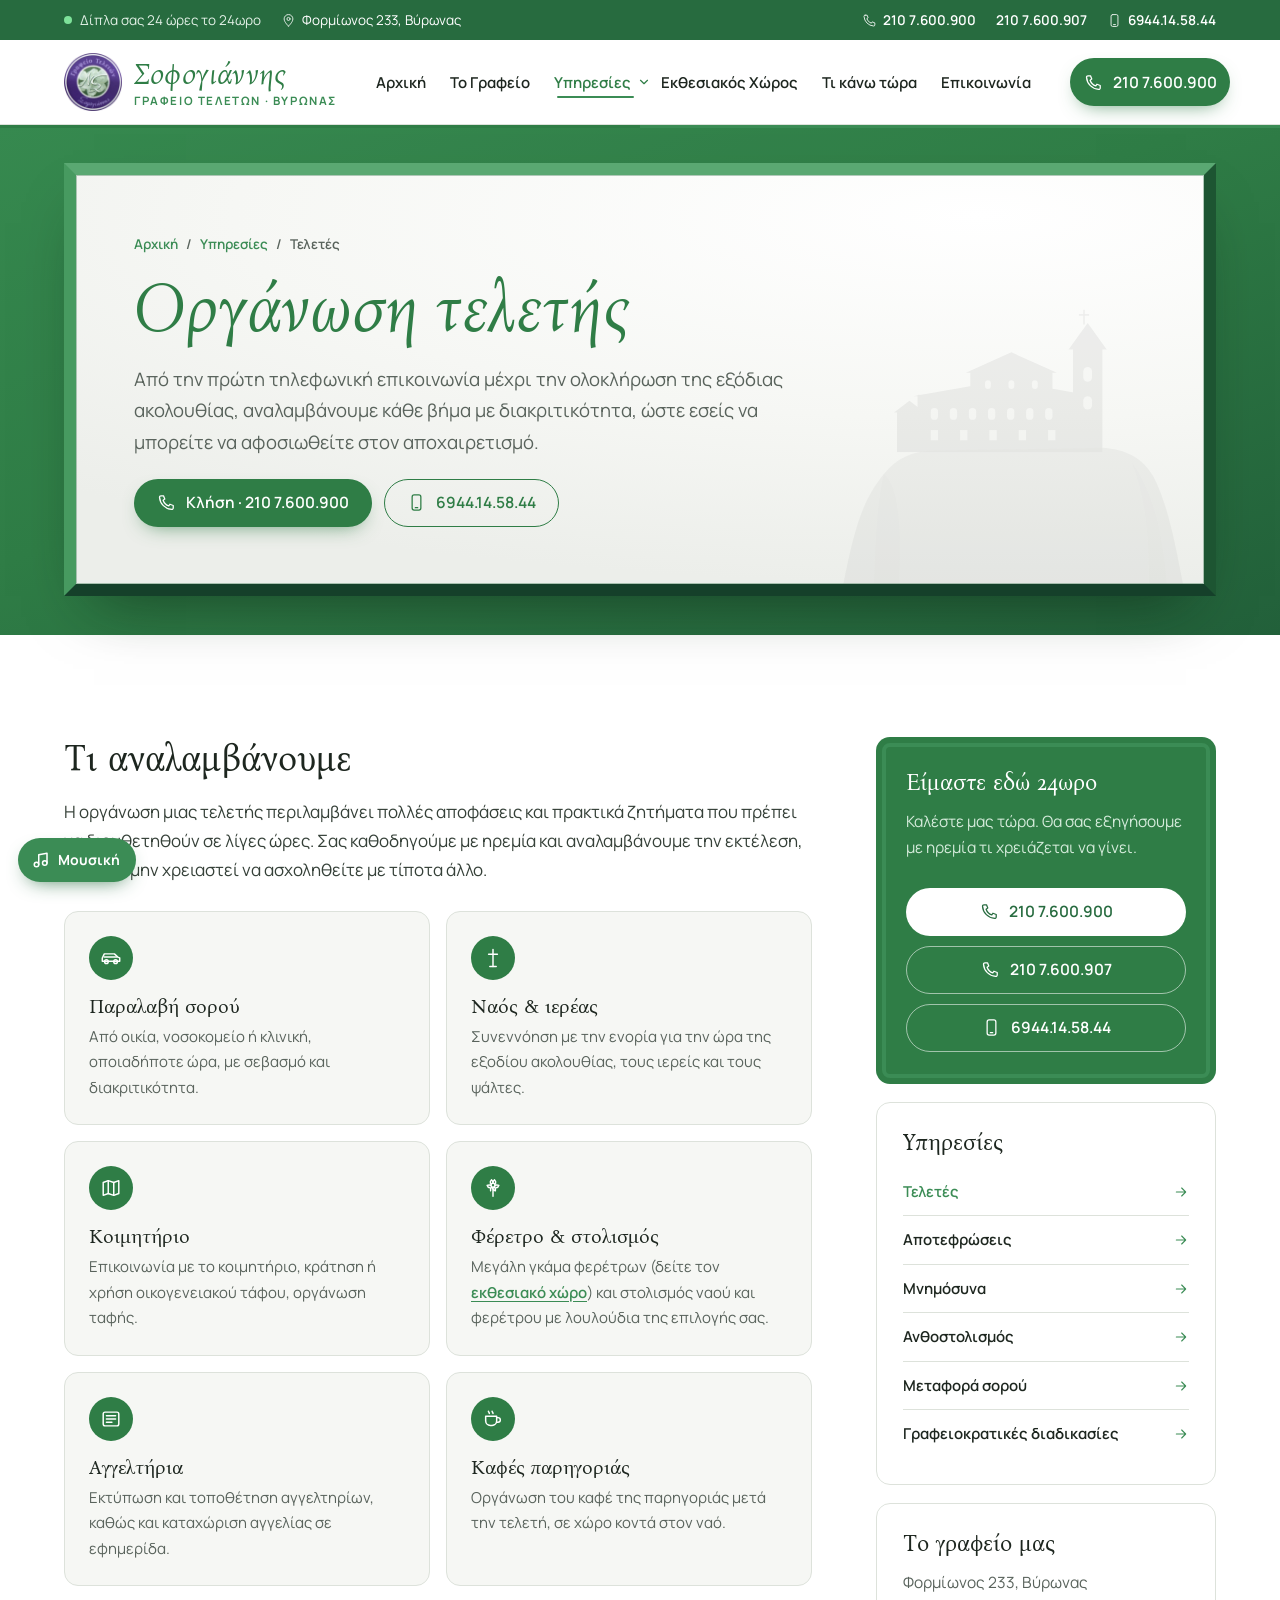
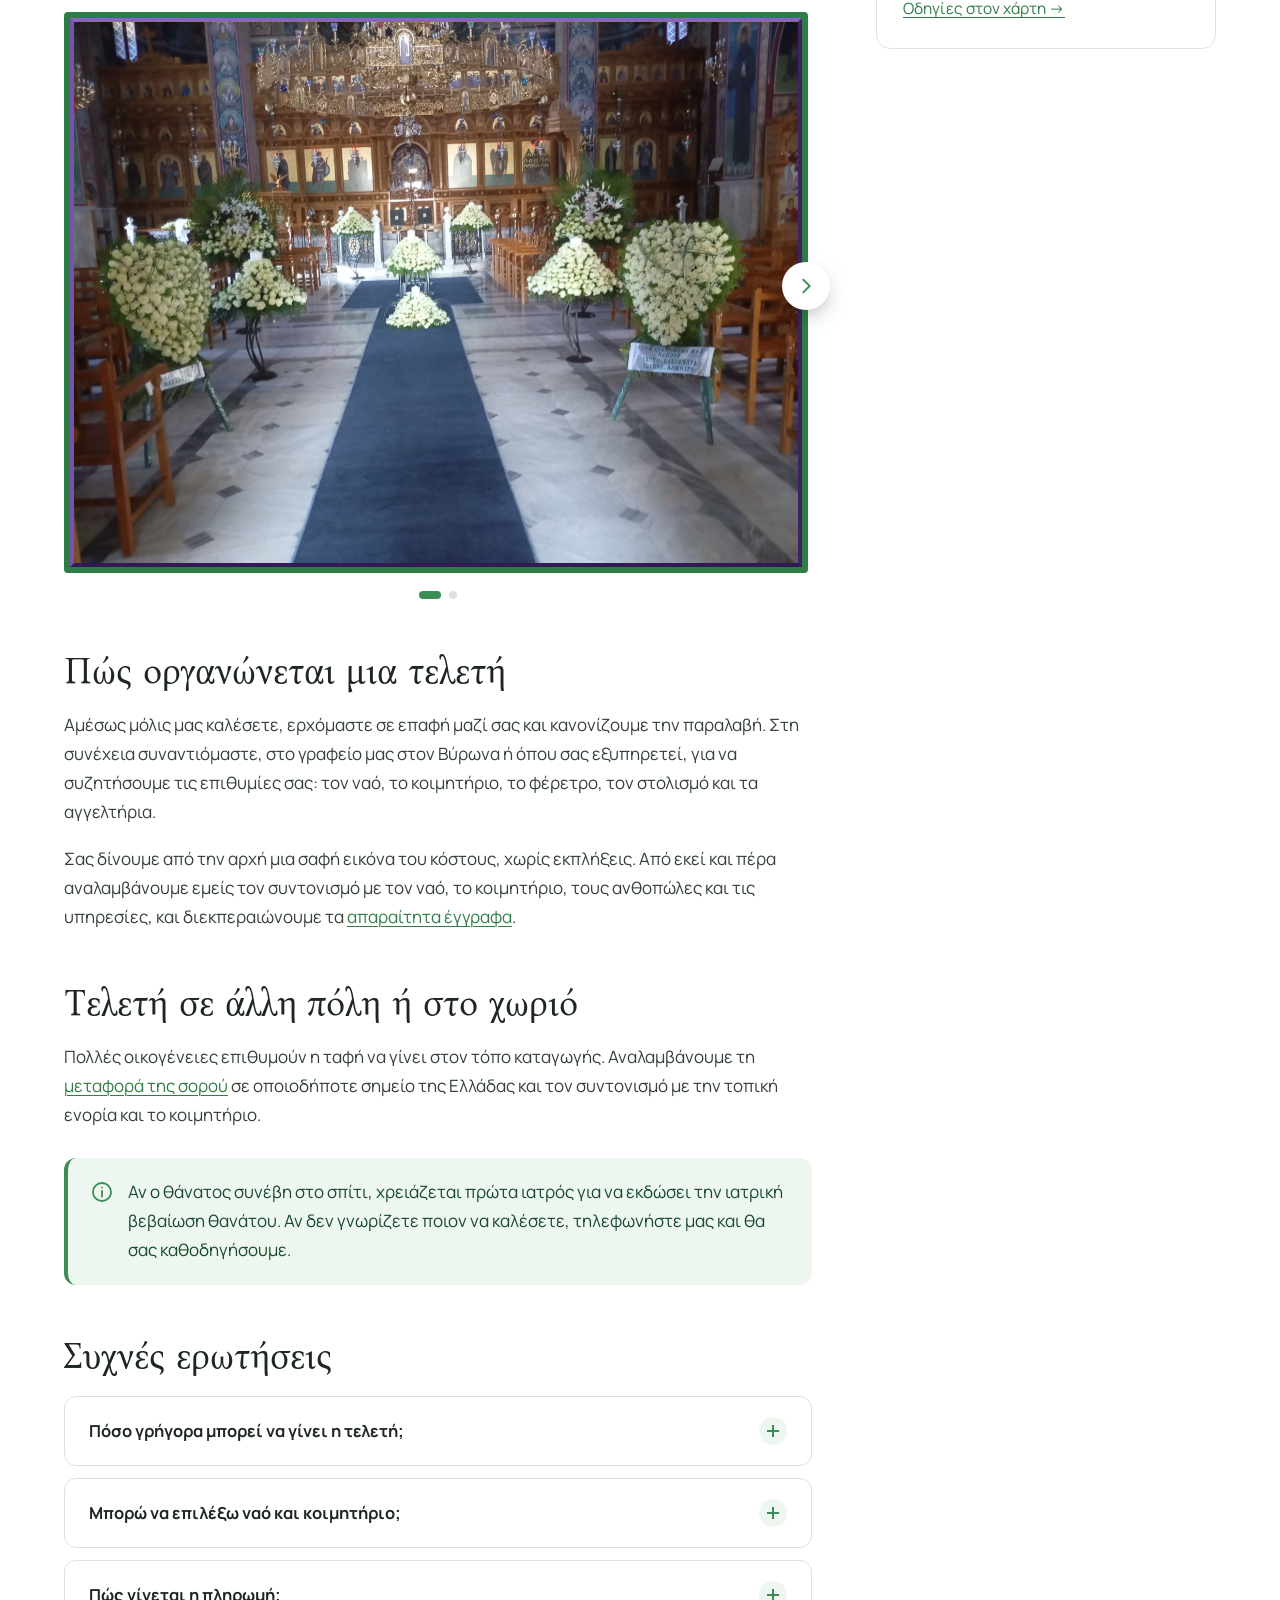
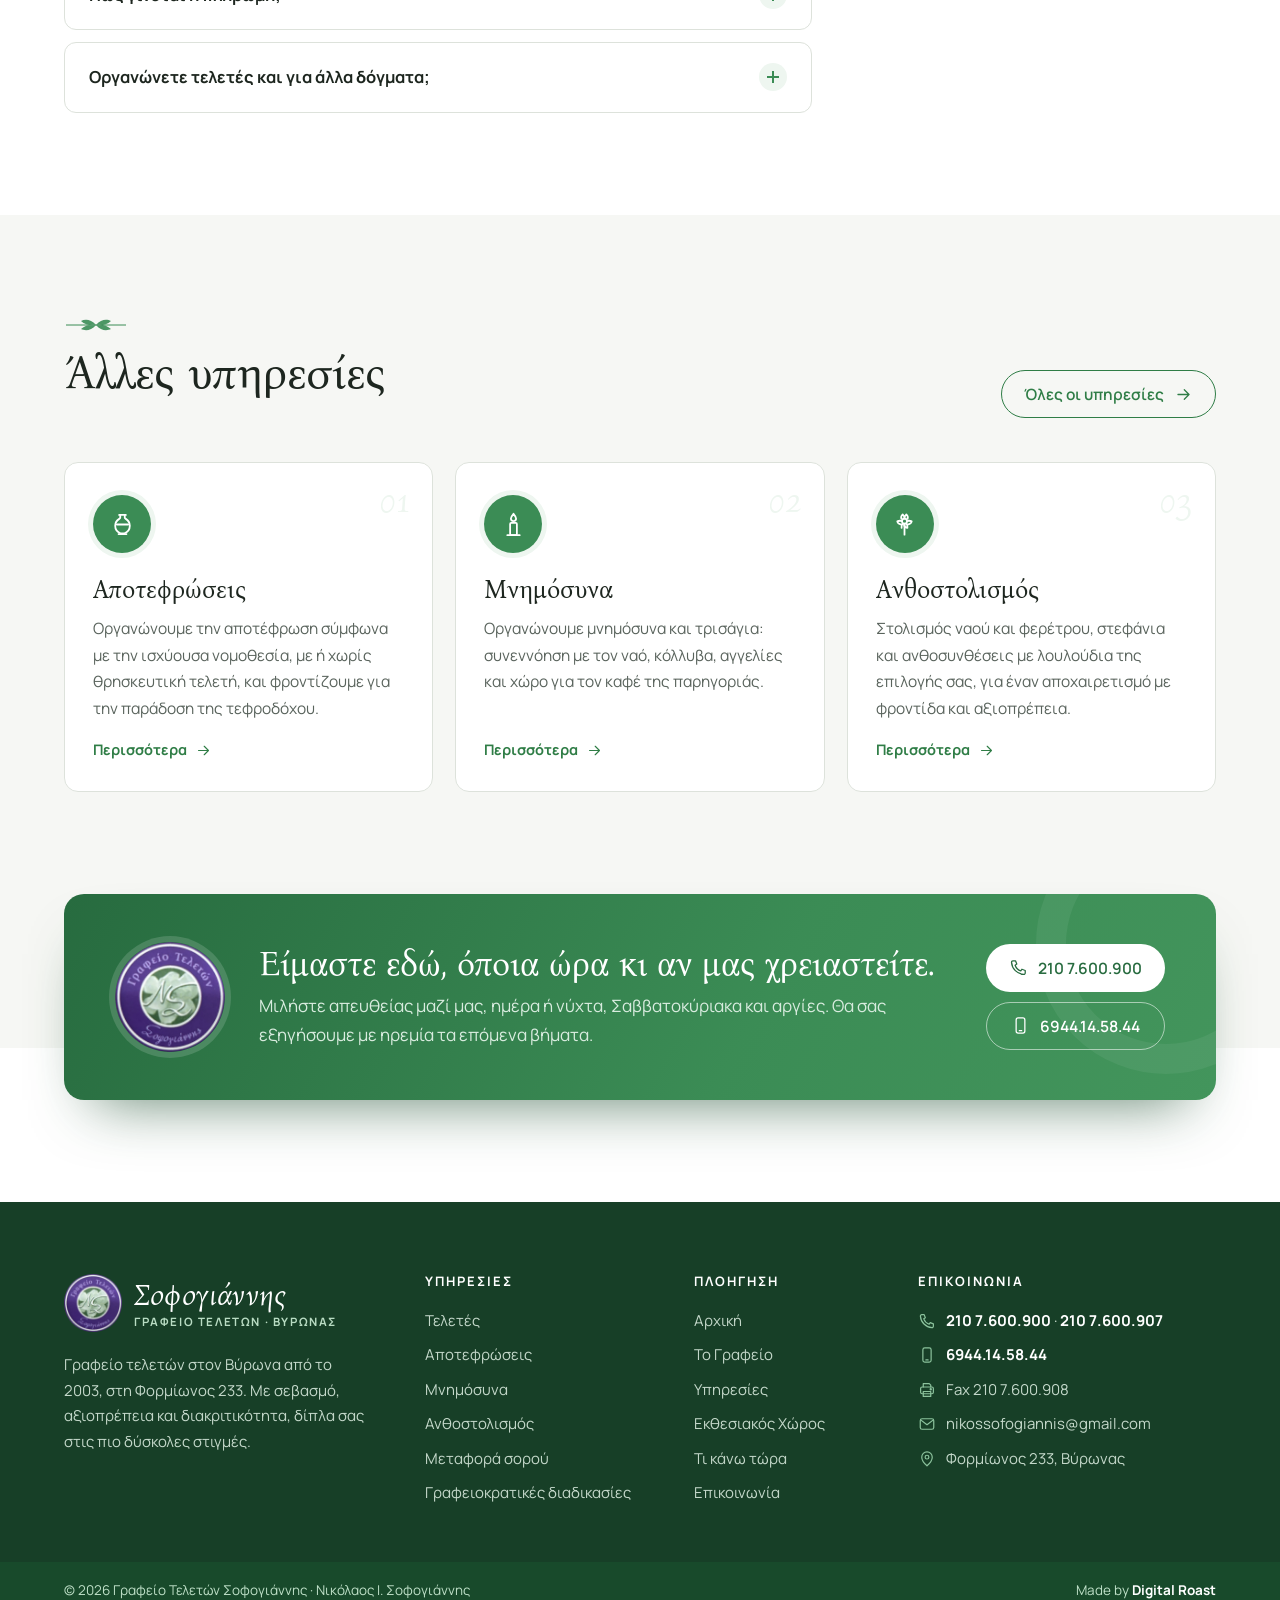
<file: ypiresies/kideies/index.html>
<!DOCTYPE html>
<html lang="el">
<head>
  <meta charset="UTF-8">
  <meta name="viewport" content="width=device-width, initial-scale=1">
  <title>Τελετές στον Βύρωνα · Οργάνωση Τελετής · Σοφογιάννης</title>
  <meta name="description" content="Πλήρης οργάνωση τελετής στον Βύρωνα και τις γύρω περιοχές από το Γραφείο Τελετών Σοφογιάννης. Παραλαβή σορού, ναός, κοιμητήριο, στολισμός, αγγελτήρια. Τηλ. 210 7.600.900.">
  <meta name="robots" content="index, follow, max-image-preview:large, max-snippet:-1">
  <meta name="theme-color" content="#2f7d46">
  <link rel="canonical" href="https://teletessofogiannisvyronas.gr/ypiresies/kideies/">
  <meta property="og:type" content="website">
  <meta property="og:locale" content="el_GR">
  <meta property="og:site_name" content="Γραφείο Τελετών Σοφογιάννης · Βύρωνας">
  <meta property="og:title" content="Τελετές στον Βύρωνα · Οργάνωση Τελετής · Σοφογιάννης">
  <meta property="og:description" content="Πλήρης οργάνωση τελετής στον Βύρωνα και τις γύρω περιοχές από το Γραφείο Τελετών Σοφογιάννης. Παραλαβή σορού, ναός, κοιμητήριο, στολισμός, αγγελτήρια. Τηλ. 210 7.600.900.">
  <meta property="og:url" content="https://teletessofogiannisvyronas.gr/ypiresies/kideies/">
  <meta property="og:image" content="https://teletessofogiannisvyronas.gr/og-image.png?v=9c0b03b7">
  <meta property="og:image:width" content="1200">
  <meta property="og:image:height" content="630">
  <meta property="og:image:alt" content="Γραφείο Τελετών Σοφογιάννης · Βύρωνας">
  <meta name="twitter:card" content="summary_large_image">
  <meta name="twitter:title" content="Τελετές στον Βύρωνα · Οργάνωση Τελετής · Σοφογιάννης">
  <meta name="twitter:description" content="Πλήρης οργάνωση τελετής στον Βύρωνα και τις γύρω περιοχές από το Γραφείο Τελετών Σοφογιάννης. Παραλαβή σορού, ναός, κοιμητήριο, στολισμός, αγγελτήρια. Τηλ. 210 7.600.900.">
  <meta name="twitter:image" content="https://teletessofogiannisvyronas.gr/og-image.png?v=9c0b03b7">
  <meta name="format-detection" content="telephone=no">
  <link rel="icon" href="/favicon.ico?v=9c0b03b7" sizes="48x48">
  <link rel="icon" href="/favicon-96.png?v=9c0b03b7" sizes="96x96" type="image/png">
  <link rel="manifest" href="/site.webmanifest">
  <link rel="apple-touch-icon" href="/apple-touch-icon.png?v=9c0b03b7">
  <link rel="preconnect" href="https://fonts.googleapis.com">
  <link rel="preconnect" href="https://fonts.gstatic.com" crossorigin>
  <link href="https://fonts.googleapis.com/css2?family=Bona+Nova:ital,wght@0,400;0,700;1,400&family=Manrope:wght@400;500;600;700&display=swap" rel="stylesheet">
  <link rel="stylesheet" href="/css/style.css?v=ce2c2ff8">
  <script>document.documentElement.classList.add("js")</script>
  <script type="application/ld+json">
{
  "@context": "https://schema.org",
  "@graph": [
    {
      "@type": "WebSite",
      "@id": "https://teletessofogiannisvyronas.gr/#website",
      "url": "https://teletessofogiannisvyronas.gr/",
      "name": "Γραφείο Τελετών Σοφογιάννης · Βύρωνας",
      "inLanguage": "el",
      "publisher": {
        "@id": "https://teletessofogiannisvyronas.gr/#funeralhome"
      }
    },
    {
      "@type": [
        "FuneralHome",
        "LocalBusiness"
      ],
      "@id": "https://teletessofogiannisvyronas.gr/#funeralhome",
      "name": "Γραφείο Τελετών Σοφογιάννης · Βύρωνας",
      "alternateName": [
        "Γραφείο Τελετών Σοφογιάννης",
        "Σοφογιάννης Γραφείο Τελετών",
        "Γραφείο Τελετών Βύρωνας Σοφογιάννης",
        "Sofogiannis Funeral Home"
      ],
      "description": "Γραφείο τελετών στον Βύρωνα από το 2003, Φορμίωνος 233. Τελετές, αποτεφρώσεις, μνημόσυνα, ανθοστολισμός, μεταφορά σορού και διεκπεραίωση γραφειοκρατικών διαδικασιών, 24 ώρες το 24ωρο.",
      "url": "https://teletessofogiannisvyronas.gr/",
      "image": [
        "https://teletessofogiannisvyronas.gr/og-image.png",
        "https://teletessofogiannisvyronas.gr/images/prosopsi-3.jpg",
        "https://teletessofogiannisvyronas.gr/images/nikolaos-sofogiannis.jpg"
      ],
      "logo": "https://teletessofogiannisvyronas.gr/logo.png",
      "telephone": [
        "+302107600900",
        "+302107600907",
        "+306944145844"
      ],
      "faxNumber": "+302107600908",
      "email": "nikossofogiannis@gmail.com",
      "founder": {
        "@type": "Person",
        "name": "Νικόλαος Σοφογιάννης"
      },
      "foundingDate": "2003",
      "address": {
        "@type": "PostalAddress",
        "streetAddress": "Φορμίωνος 233",
        "addressLocality": "Βύρωνας",
        "addressRegion": "Αττική",
        "addressCountry": "GR"
      },
      "hasMap": "https://www.google.com/maps/search/?api=1&query=Φορμίωνος+233,+Βύρωνας",
      "contactPoint": [
        {
          "@type": "ContactPoint",
          "telephone": "+302107600900",
          "contactType": "customer service",
          "availableLanguage": [
            "el"
          ]
        },
        {
          "@type": "ContactPoint",
          "telephone": "+306944145844",
          "contactType": "emergency",
          "availableLanguage": [
            "el"
          ],
          "hoursAvailable": {
            "@type": "OpeningHoursSpecification",
            "opens": "00:00",
            "closes": "23:59",
            "dayOfWeek": [
              "Monday",
              "Tuesday",
              "Wednesday",
              "Thursday",
              "Friday",
              "Saturday",
              "Sunday"
            ]
          }
        }
      ],
      "openingHoursSpecification": {
        "@type": "OpeningHoursSpecification",
        "dayOfWeek": [
          "Monday",
          "Tuesday",
          "Wednesday",
          "Thursday",
          "Friday",
          "Saturday",
          "Sunday"
        ],
        "opens": "00:00",
        "closes": "23:59"
      },
      "areaServed": [
        {
          "@type": "Place",
          "name": "Βύρωνας"
        },
        {
          "@type": "Place",
          "name": "Καισαριανή"
        },
        {
          "@type": "Place",
          "name": "Παγκράτι"
        },
        {
          "@type": "Place",
          "name": "Υμηττός"
        },
        {
          "@type": "Place",
          "name": "Ζωγράφου"
        },
        {
          "@type": "Place",
          "name": "Ηλιούπολη"
        },
        {
          "@type": "Place",
          "name": "Δάφνη"
        },
        {
          "@type": "Place",
          "name": "Άγιος Δημήτριος"
        },
        {
          "@type": "Place",
          "name": "Νέα Σμύρνη"
        },
        {
          "@type": "Place",
          "name": "Μετς"
        },
        {
          "@type": "Place",
          "name": "Αθήνα"
        },
        {
          "@type": "AdministrativeArea",
          "name": "Αττική"
        },
        {
          "@type": "Country",
          "name": "Ελλάδα"
        }
      ],
      "hasOfferCatalog": {
        "@type": "OfferCatalog",
        "name": "Υπηρεσίες γραφείου τελετών",
        "itemListElement": [
          {
            "@type": "Offer",
            "itemOffered": {
              "@type": "Service",
              "name": "Τελετές",
              "url": "https://teletessofogiannisvyronas.gr/ypiresies/kideies/"
            }
          },
          {
            "@type": "Offer",
            "itemOffered": {
              "@type": "Service",
              "name": "Αποτεφρώσεις",
              "url": "https://teletessofogiannisvyronas.gr/ypiresies/apotefroseis/"
            }
          },
          {
            "@type": "Offer",
            "itemOffered": {
              "@type": "Service",
              "name": "Μνημόσυνα",
              "url": "https://teletessofogiannisvyronas.gr/ypiresies/mnimosyna/"
            }
          },
          {
            "@type": "Offer",
            "itemOffered": {
              "@type": "Service",
              "name": "Ανθοστολισμός",
              "url": "https://teletessofogiannisvyronas.gr/ypiresies/anthostolismos/"
            }
          },
          {
            "@type": "Offer",
            "itemOffered": {
              "@type": "Service",
              "name": "Μεταφορά σορού",
              "url": "https://teletessofogiannisvyronas.gr/ypiresies/metafora-sorou/"
            }
          },
          {
            "@type": "Offer",
            "itemOffered": {
              "@type": "Service",
              "name": "Γραφειοκρατικές διαδικασίες",
              "url": "https://teletessofogiannisvyronas.gr/ypiresies/diadikasies/"
            }
          }
        ]
      }
    },
    {
      "@type": "WebPage",
      "@id": "https://teletessofogiannisvyronas.gr/ypiresies/kideies/#webpage",
      "url": "https://teletessofogiannisvyronas.gr/ypiresies/kideies/",
      "name": "Τελετές στον Βύρωνα · Οργάνωση Τελετής · Σοφογιάννης",
      "description": "Πλήρης οργάνωση τελετής στον Βύρωνα και τις γύρω περιοχές από το Γραφείο Τελετών Σοφογιάννης. Παραλαβή σορού, ναός, κοιμητήριο, στολισμός, αγγελτήρια. Τηλ. 210 7.600.900.",
      "inLanguage": "el",
      "isPartOf": {
        "@id": "https://teletessofogiannisvyronas.gr/#website"
      },
      "about": {
        "@id": "https://teletessofogiannisvyronas.gr/#funeralhome"
      }
    },
    {
      "@type": "BreadcrumbList",
      "itemListElement": [
        {
          "@type": "ListItem",
          "position": 1,
          "name": "Αρχική",
          "item": "https://teletessofogiannisvyronas.gr/"
        },
        {
          "@type": "ListItem",
          "position": 2,
          "name": "Υπηρεσίες",
          "item": "https://teletessofogiannisvyronas.gr/ypiresies/"
        },
        {
          "@type": "ListItem",
          "position": 3,
          "name": "Τελετές",
          "item": "https://teletessofogiannisvyronas.gr/ypiresies/kideies/"
        }
      ]
    },
    {
      "@type": "Service",
      "name": "Τελετές",
      "serviceType": "Τελετές",
      "description": "Πλήρης οργάνωση τελετής στον Βύρωνα και τις γύρω περιοχές από το Γραφείο Τελετών Σοφογιάννης. Παραλαβή σορού, ναός, κοιμητήριο, στολισμός, αγγελτήρια. Τηλ. 210 7.600.900.",
      "url": "https://teletessofogiannisvyronas.gr/ypiresies/kideies/",
      "provider": {
        "@id": "https://teletessofogiannisvyronas.gr/#funeralhome"
      },
      "areaServed": {
        "@type": "AdministrativeArea",
        "name": "Αττική"
      }
    },
    {
      "@type": "FAQPage",
      "mainEntity": [
        {
          "@type": "Question",
          "name": "Πόσο γρήγορα μπορεί να γίνει η τελετή;",
          "acceptedAnswer": {
            "@type": "Answer",
            "text": "Συνήθως η τελετή πραγματοποιείται εντός μίας έως τριών ημερών, ανάλογα με τη διαθεσιμότητα του ναού και του κοιμητηρίου και τις επιθυμίες της οικογένειας. Σας ενημερώνουμε αμέσως για τις διαθέσιμες επιλογές."
          }
        },
        {
          "@type": "Question",
          "name": "Μπορώ να επιλέξω ναό και κοιμητήριο;",
          "acceptedAnswer": {
            "@type": "Answer",
            "text": "Ναι, εσείς επιλέγετε. Εμείς επικοινωνούμε με την ενορία και το κοιμητήριο και κανονίζουμε ημέρα και ώρα."
          }
        },
        {
          "@type": "Question",
          "name": "Πώς γίνεται η πληρωμή;",
          "acceptedAnswer": {
            "@type": "Answer",
            "text": "Σας δίνουμε αναλυτική προσφορά πριν από οποιαδήποτε δέσμευση. Σας ενημερώνουμε επίσης για το επίδομα εξόδων τελετής από τον ασφαλιστικό φορέα, για το οποίο σας βοηθάμε με τα δικαιολογητικά."
          }
        },
        {
          "@type": "Question",
          "name": "Οργανώνετε τελετές και για άλλα δόγματα;",
          "acceptedAnswer": {
            "@type": "Answer",
            "text": "Επικοινωνήστε μαζί μας για να συζητήσουμε τις ανάγκες σας. Σεβόμαστε τις θρησκευτικές πεποιθήσεις κάθε οικογένειας και οργανώνουμε και πολιτικές τελετές."
          }
        }
      ]
    }
  ]
}
  </script>
</head>
<body>
<a class="skip" href="#main">Μετάβαση στο περιεχόμενο</a>
<div class="topbar">
  <div class="wrap">
    <div class="tb-left"><span><span class="dot"></span>Δίπλα σας 24 ώρες το 24ωρο</span><a class="hide-sm" href="https://www.google.com/maps/search/?api=1&query=Φορμίωνος+233,+Βύρωνας" target="_blank" rel="noopener"><svg viewBox="0 0 24 24" fill="none" stroke="currentColor" stroke-width="1.6" stroke-linecap="round" stroke-linejoin="round" aria-hidden="true"><path d="M12 21s-7-6.2-7-11.5a7 7 0 0 1 14 0C19 14.8 12 21 12 21z"/><circle cx="12" cy="9.5" r="2.5"/></svg>Φορμίωνος 233, Βύρωνας</a></div>
    <div class="tb-right"><a href="tel:+302107600900"><svg viewBox="0 0 24 24" fill="none" stroke="currentColor" stroke-width="1.6" stroke-linecap="round" stroke-linejoin="round" aria-hidden="true"><path d="M5 3.5h3.2l1.6 4.2-2.1 1.4a11.5 11.5 0 0 0 7.2 7.2l1.4-2.1 4.2 1.6V19a1.8 1.8 0 0 1-2 1.8A16.5 16.5 0 0 1 3.2 5.5 1.8 1.8 0 0 1 5 3.5z"/></svg>210 7.600.900</a><a class="hide-sm" href="tel:+302107600907">210 7.600.907</a><a href="tel:+306944145844"><svg viewBox="0 0 24 24" fill="none" stroke="currentColor" stroke-width="1.6" stroke-linecap="round" stroke-linejoin="round" aria-hidden="true"><rect x="6.5" y="2.5" width="11" height="19" rx="2.5"/><path d="M10.5 18.5h3"/></svg>6944.14.58.44</a></div>
  </div>
</div>
<header class="site-header">
  <div class="wrap">
    <a class="brand" href="/" aria-label="Γραφείο Τελετών Σοφογιάννης · Βύρωνας, αρχική σελίδα">
        <img class="brand-mark" src="/images/logo-emblem.webp?v=9c0b03b7" alt="" width="58" height="58">
        <span class="brand-text"><span class="brand-name">Σοφογιάννης</span><span class="brand-sub">Γραφείο Τελετών · Βύρωνας</span></span>
      </a>
    <nav class="nav" aria-label="Κύρια πλοήγηση">
      <a href="/">Αρχική</a><a href="/to-grafeio/">Το Γραφείο</a><div class="dd active">
          <button type="button" aria-expanded="false" aria-haspopup="true">Υπηρεσίες <svg viewBox="0 0 24 24" fill="none" stroke="currentColor" stroke-width="2" stroke-linecap="round" stroke-linejoin="round" aria-hidden="true"><path d="m6 9 6 6 6-6"/></svg></button>
          <div class="dd-menu"><a href="/ypiresies/kideies/"><span class="ic"><svg viewBox="0 0 24 24" fill="none" stroke="currentColor" stroke-width="1.6" stroke-linecap="round" stroke-linejoin="round" aria-hidden="true"><path d="M12 2.8v18.4M7.2 8h9.6"/><path d="M8.5 21.2h7"/></svg></span><span><strong>Τελετές</strong><small>Οργάνωση τελετής από την αρχή ως το τέλος</small></span></a><a href="/ypiresies/apotefroseis/"><span class="ic"><svg viewBox="0 0 24 24" fill="none" stroke="currentColor" stroke-width="1.6" stroke-linecap="round" stroke-linejoin="round" aria-hidden="true"><path d="M9 3.5h6M10 3.5v2.2c0 .6-.4 1-.9 1.3C6.8 8.4 5.5 10.6 5.5 13.2c0 3.4 2.4 6 5.2 6.8h2.6c2.8-.8 5.2-3.4 5.2-6.8 0-2.6-1.3-4.8-3.6-6.2-.5-.3-.9-.7-.9-1.3V3.5"/><path d="M8.5 20.5h7M7 12h10"/></svg></span><span><strong>Αποτεφρώσεις</strong><small>Οργάνωση αποτέφρωσης & τεφροδόχοι</small></span></a><a href="/ypiresies/mnimosyna/"><span class="ic"><svg viewBox="0 0 24 24" fill="none" stroke="currentColor" stroke-width="1.6" stroke-linecap="round" stroke-linejoin="round" aria-hidden="true"><path d="M12 2.5c1.5 1.8 2.3 3 2.3 4.2a2.3 2.3 0 0 1-4.6 0c0-1.2.8-2.4 2.3-4.2z"/><rect x="9" y="10.5" width="6" height="11" rx="1"/><path d="M6.5 21.5h11"/></svg></span><span><strong>Μνημόσυνα</strong><small>Τρισάγια, 40ήμερα, ετήσια μνημόσυνα</small></span></a><a href="/ypiresies/anthostolismos/"><span class="ic"><svg viewBox="0 0 24 24" fill="none" stroke="currentColor" stroke-width="1.6" stroke-linecap="round" stroke-linejoin="round" aria-hidden="true"><circle cx="12" cy="9" r="2.2"/><path d="M12 6.8c0-2.4 1.6-3.8 1.6-3.8s1.9 1.6 1.2 3.9M14.2 9c2.2-.8 4.2.2 4.2.2s-.6 2.4-3 2.6M13.6 11c1.4 1.9 1 4 1 4s-2.4-.3-3-2.6M10.4 11c-1.4 1.9-1 4-1 4M9.8 9c-2.2-.8-4.2.2-4.2.2s.6 2.4 3 2.6M12 6.8C12 4.4 10.4 3 10.4 3s-1.9 1.6-1.2 3.9"/><path d="M12 11.2V21"/></svg></span><span><strong>Ανθοστολισμός</strong><small>Στολισμός ναού, φερέτρου & στεφάνια</small></span></a><a href="/ypiresies/metafora-sorou/"><span class="ic"><svg viewBox="0 0 24 24" fill="none" stroke="currentColor" stroke-width="1.6" stroke-linecap="round" stroke-linejoin="round" aria-hidden="true"><path d="M21 4.5 3.5 11.2l6 2.3 2.3 6L21 4.5z"/><path d="m9.5 13.5 4.2-4.2"/></svg></span><span><strong>Μεταφορά σορού</strong><small>Σε όλη την Ελλάδα & επαναπατρισμός</small></span></a><a href="/ypiresies/diadikasies/"><span class="ic"><svg viewBox="0 0 24 24" fill="none" stroke="currentColor" stroke-width="1.6" stroke-linecap="round" stroke-linejoin="round" aria-hidden="true"><path d="M14 3H7a2 2 0 0 0-2 2v14a2 2 0 0 0 2 2h10a2 2 0 0 0 2-2V8z"/><path d="M14 3v5h5M8.5 13h7M8.5 16.5h5"/></svg></span><span><strong>Γραφειοκρατικές διαδικασίες</strong><small>Δικαιολογητικά, ληξιαρχείο, ασφαλιστικά</small></span></a><a class="all" href="/ypiresies/">Όλες οι υπηρεσίες <svg viewBox="0 0 24 24" fill="none" stroke="currentColor" stroke-width="1.6" stroke-linecap="round" stroke-linejoin="round" aria-hidden="true"><path d="M5 12h14M13 6l6 6-6 6"/></svg></a></div>
        </div><a href="/ekthesiakos-xoros/">Εκθεσιακός Χώρος</a><a href="/ti-kano-tora/">Τι κάνω τώρα</a><a href="/epikoinonia/">Επικοινωνία</a>
    </nav>
    <div class="header-cta">
      <a class="btn btn-primary" href="tel:+302107600900"><svg viewBox="0 0 24 24" fill="none" stroke="currentColor" stroke-width="1.6" stroke-linecap="round" stroke-linejoin="round" aria-hidden="true"><path d="M5 3.5h3.2l1.6 4.2-2.1 1.4a11.5 11.5 0 0 0 7.2 7.2l1.4-2.1 4.2 1.6V19a1.8 1.8 0 0 1-2 1.8A16.5 16.5 0 0 1 3.2 5.5 1.8 1.8 0 0 1 5 3.5z"/></svg><span>210 7.600.900</span></a>
      <button class="menu-toggle" type="button" aria-label="Μενού" aria-expanded="false" aria-controls="mobile-nav"><span></span></button>
    </div>
  </div>
</header>
<nav class="mobile-nav" id="mobile-nav" aria-label="Πλοήγηση κινητού">
  <a href="/">Αρχική</a><a href="/to-grafeio/">Το Γραφείο</a><a href="/ypiresies/">Υπηρεσίες</a><div class="sub"><a href="/ypiresies/kideies/">Τελετές</a><a href="/ypiresies/apotefroseis/">Αποτεφρώσεις</a><a href="/ypiresies/mnimosyna/">Μνημόσυνα</a><a href="/ypiresies/anthostolismos/">Ανθοστολισμός</a><a href="/ypiresies/metafora-sorou/">Μεταφορά σορού</a><a href="/ypiresies/diadikasies/">Γραφειοκρατικές διαδικασίες</a></div><a href="/ekthesiakos-xoros/">Εκθεσιακός Χώρος</a><a href="/ti-kano-tora/">Τι κάνω τώρα</a><a href="/epikoinonia/">Επικοινωνία</a>
  <div class="m-contact">
    <a class="btn btn-primary" href="tel:+302107600900"><svg viewBox="0 0 24 24" fill="none" stroke="currentColor" stroke-width="1.6" stroke-linecap="round" stroke-linejoin="round" aria-hidden="true"><path d="M5 3.5h3.2l1.6 4.2-2.1 1.4a11.5 11.5 0 0 0 7.2 7.2l1.4-2.1 4.2 1.6V19a1.8 1.8 0 0 1-2 1.8A16.5 16.5 0 0 1 3.2 5.5 1.8 1.8 0 0 1 5 3.5z"/></svg>Κλήση 210 7.600.900</a>
    <a class="btn btn-ghost" href="tel:+306944145844"><svg viewBox="0 0 24 24" fill="none" stroke="currentColor" stroke-width="1.6" stroke-linecap="round" stroke-linejoin="round" aria-hidden="true"><rect x="6.5" y="2.5" width="11" height="19" rx="2.5"/><path d="M10.5 18.5h3"/></svg>Κινητό 6944.14.58.44</a>
  </div>
</nav>
<main id="main">
<section class="page-hero">
  <div class="wrap">
    <div class="bevel">
      <div class="panel">
        <img class="panel-art" src="/images/monastery.svg" alt="" aria-hidden="true">
        <nav class="breadcrumbs" aria-label="Διαδρομή"><a href="/">Αρχική</a><span aria-hidden="true">/</span><a href="/ypiresies/">Υπηρεσίες</a><span aria-hidden="true">/</span><span aria-current="page">Τελετές</span></nav>
        <h1>Οργάνωση τελετής</h1>
        <p class="lead">Από την πρώτη τηλεφωνική επικοινωνία μέχρι την ολοκλήρωση της εξόδιας ακολουθίας, αναλαμβάνουμε κάθε βήμα με διακριτικότητα, ώστε εσείς να μπορείτε να αφοσιωθείτε στον αποχαιρετισμό.</p>
        <div class="hero-actions">
        <a class="btn btn-primary" href="tel:+302107600900"><svg viewBox="0 0 24 24" fill="none" stroke="currentColor" stroke-width="1.6" stroke-linecap="round" stroke-linejoin="round" aria-hidden="true"><path d="M5 3.5h3.2l1.6 4.2-2.1 1.4a11.5 11.5 0 0 0 7.2 7.2l1.4-2.1 4.2 1.6V19a1.8 1.8 0 0 1-2 1.8A16.5 16.5 0 0 1 3.2 5.5 1.8 1.8 0 0 1 5 3.5z"/></svg>Κλήση · 210 7.600.900</a>
        <a class="btn btn-ghost" href="tel:+306944145844"><svg viewBox="0 0 24 24" fill="none" stroke="currentColor" stroke-width="1.6" stroke-linecap="round" stroke-linejoin="round" aria-hidden="true"><rect x="6.5" y="2.5" width="11" height="19" rx="2.5"/><path d="M10.5 18.5h3"/></svg>6944.14.58.44</a>
      </div>
      </div>
    </div>
  </div>
</section>

<section class="section">
  <div class="wrap content-grid">
    <article class="prose">
      
<h2>Τι αναλαμβάνουμε</h2>
<p>Η οργάνωση μιας τελετής περιλαμβάνει πολλές αποφάσεις και πρακτικά ζητήματα που πρέπει να διευθετηθούν σε λίγες ώρες. Σας καθοδηγούμε με ηρεμία και αναλαμβάνουμε την εκτέλεση, ώστε να μην χρειαστεί να ασχοληθείτε με τίποτα άλλο.</p>
<div class="feature-grid"><div class="feature"><span class="ic"><svg viewBox="0 0 24 24" fill="none" stroke="currentColor" stroke-width="1.6" stroke-linecap="round" stroke-linejoin="round" aria-hidden="true"><path d="M2.5 15.5V12l2.2-4.5h11l3.8 3.5 2 .8v3.7z"/><circle cx="7" cy="16" r="2"/><circle cx="17" cy="16" r="2"/><path d="M4.7 11h14"/></svg></span><h3>Παραλαβή σορού</h3><p>Από οικία, νοσοκομείο ή κλινική, οποιαδήποτε ώρα, με σεβασμό και διακριτικότητα.</p></div><div class="feature"><span class="ic"><svg viewBox="0 0 24 24" fill="none" stroke="currentColor" stroke-width="1.6" stroke-linecap="round" stroke-linejoin="round" aria-hidden="true"><path d="M12 2.8v18.4M7.2 8h9.6"/><path d="M8.5 21.2h7"/></svg></span><h3>Ναός & ιερέας</h3><p>Συνεννόηση με την ενορία για την ώρα της εξοδίου ακολουθίας, τους ιερείς και τους ψάλτες.</p></div><div class="feature"><span class="ic"><svg viewBox="0 0 24 24" fill="none" stroke="currentColor" stroke-width="1.6" stroke-linecap="round" stroke-linejoin="round" aria-hidden="true"><path d="m9 4-5.5 2v14L9 18l6 2 5.5-2V4L15 6z"/><path d="M9 4v14M15 6v14"/></svg></span><h3>Κοιμητήριο</h3><p>Επικοινωνία με το κοιμητήριο, κράτηση ή χρήση οικογενειακού τάφου, οργάνωση ταφής.</p></div><div class="feature"><span class="ic"><svg viewBox="0 0 24 24" fill="none" stroke="currentColor" stroke-width="1.6" stroke-linecap="round" stroke-linejoin="round" aria-hidden="true"><circle cx="12" cy="9" r="2.2"/><path d="M12 6.8c0-2.4 1.6-3.8 1.6-3.8s1.9 1.6 1.2 3.9M14.2 9c2.2-.8 4.2.2 4.2.2s-.6 2.4-3 2.6M13.6 11c1.4 1.9 1 4 1 4s-2.4-.3-3-2.6M10.4 11c-1.4 1.9-1 4-1 4M9.8 9c-2.2-.8-4.2.2-4.2.2s.6 2.4 3 2.6M12 6.8C12 4.4 10.4 3 10.4 3s-1.9 1.6-1.2 3.9"/><path d="M12 11.2V21"/></svg></span><h3>Φέρετρο & στολισμός</h3><p>Μεγάλη γκάμα φερέτρων (δείτε τον <a href='/ekthesiakos-xoros/'>εκθεσιακό χώρο</a>) και στολισμός ναού και φερέτρου με λουλούδια της επιλογής σας.</p></div><div class="feature"><span class="ic"><svg viewBox="0 0 24 24" fill="none" stroke="currentColor" stroke-width="1.6" stroke-linecap="round" stroke-linejoin="round" aria-hidden="true"><rect x="3.5" y="4.5" width="17" height="15" rx="2"/><path d="M7 8.5h10M7 12h10M7 15.5h6"/></svg></span><h3>Αγγελτήρια</h3><p>Εκτύπωση και τοποθέτηση αγγελτηρίων, καθώς και καταχώριση αγγελίας σε εφημερίδα.</p></div><div class="feature"><span class="ic"><svg viewBox="0 0 24 24" fill="none" stroke="currentColor" stroke-width="1.6" stroke-linecap="round" stroke-linejoin="round" aria-hidden="true"><path d="M4 9h12v5a5 5 0 0 1-5 5H9a5 5 0 0 1-5-5z"/><path d="M16 10.5h1.5a2.5 2.5 0 0 1 0 5H16M7 3.5c0 1.2 1 1.2 1 2.4M11 3.5c0 1.2 1 1.2 1 2.4"/></svg></span><h3>Καφές παρηγοριάς</h3><p>Οργάνωση του καφέ της παρηγοριάς μετά την τελετή, σε χώρο κοντά στον ναό.</p></div></div>
<div class="carousel car-wide" role="region" aria-roledescription="carousel" aria-label="Φωτογραφίες από τελετές που έχουμε οργανώσει">
  <div class="car-track" tabindex="0"><figure class="slide"><img src="/images/teleti-2.jpg?v=2" alt="Στολισμός εσωτερικού ναού με στεφάνια και ανθοσυνθέσεις από λευκά τριαντάφυλλα" loading="lazy" decoding="async"></figure><figure class="slide"><img src="/images/teleti-1.jpg?v=2" alt="Στολισμός εισόδου ναού με στεφάνια, ανθοσυνθέσεις σε κηροπήγια και μπλε διάδρομο" loading="lazy" decoding="async"></figure></div>
  <button class="car-btn prev" type="button" aria-label="Προηγούμενη φωτογραφία"><svg viewBox="0 0 24 24" fill="none" stroke="currentColor" stroke-width="2" stroke-linecap="round" stroke-linejoin="round" aria-hidden="true"><path d="M15 5l-7 7 7 7"/></svg></button>
  <button class="car-btn next" type="button" aria-label="Επόμενη φωτογραφία"><svg viewBox="0 0 24 24" fill="none" stroke="currentColor" stroke-width="2" stroke-linecap="round" stroke-linejoin="round" aria-hidden="true"><path d="M9 5l7 7-7 7"/></svg></button>
  <div class="car-dots" aria-hidden="true"></div>
</div>
<h2>Πώς οργανώνεται μια τελετή</h2>
<p>Αμέσως μόλις μας καλέσετε, ερχόμαστε σε επαφή μαζί σας και κανονίζουμε την παραλαβή. Στη συνέχεια συναντιόμαστε, στο γραφείο μας στον Βύρωνα ή όπου σας εξυπηρετεί, για να συζητήσουμε τις επιθυμίες σας: τον ναό, το κοιμητήριο, το φέρετρο, τον στολισμό και τα αγγελτήρια.</p>
<p>Σας δίνουμε από την αρχή μια σαφή εικόνα του κόστους, χωρίς εκπλήξεις. Από εκεί και πέρα αναλαμβάνουμε εμείς τον συντονισμό με τον ναό, το κοιμητήριο, τους ανθοπώλες και τις υπηρεσίες, και διεκπεραιώνουμε τα <a href="/ypiresies/diadikasies/">απαραίτητα έγγραφα</a>.</p>
<h2>Τελετή σε άλλη πόλη ή στο χωριό</h2>
<p>Πολλές οικογένειες επιθυμούν η ταφή να γίνει στον τόπο καταγωγής. Αναλαμβάνουμε τη <a href="/ypiresies/metafora-sorou/">μεταφορά της σορού</a> σε οποιοδήποτε σημείο της Ελλάδας και τον συντονισμό με την τοπική ενορία και το κοιμητήριο.</p>
<div class="note"><svg viewBox="0 0 24 24" fill="none" stroke="currentColor" stroke-width="1.8" stroke-linecap="round" stroke-linejoin="round" aria-hidden="true"><circle cx="12" cy="12" r="9"/><path d="M12 11v5.5M12 7.6v.1"/></svg><p>Αν ο θάνατος συνέβη στο σπίτι, χρειάζεται πρώτα ιατρός για να εκδώσει την ιατρική βεβαίωση θανάτου. Αν δεν γνωρίζετε ποιον να καλέσετε, τηλεφωνήστε μας και θα σας καθοδηγήσουμε.</p></div>

      <h2>Συχνές ερωτήσεις</h2>
      <div class="faq"><details><summary>Πόσο γρήγορα μπορεί να γίνει η τελετή;<span class="pm" aria-hidden="true"></span></summary><div class="ans"><p>Συνήθως η τελετή πραγματοποιείται εντός μίας έως τριών ημερών, ανάλογα με τη διαθεσιμότητα του ναού και του κοιμητηρίου και τις επιθυμίες της οικογένειας. Σας ενημερώνουμε αμέσως για τις διαθέσιμες επιλογές.</p></div></details><details><summary>Μπορώ να επιλέξω ναό και κοιμητήριο;<span class="pm" aria-hidden="true"></span></summary><div class="ans"><p>Ναι, εσείς επιλέγετε. Εμείς επικοινωνούμε με την ενορία και το κοιμητήριο και κανονίζουμε ημέρα και ώρα.</p></div></details><details><summary>Πώς γίνεται η πληρωμή;<span class="pm" aria-hidden="true"></span></summary><div class="ans"><p>Σας δίνουμε αναλυτική προσφορά πριν από οποιαδήποτε δέσμευση. Σας ενημερώνουμε επίσης για το επίδομα εξόδων τελετής από τον ασφαλιστικό φορέα, για το οποίο σας βοηθάμε με τα δικαιολογητικά.</p></div></details><details><summary>Οργανώνετε τελετές και για άλλα δόγματα;<span class="pm" aria-hidden="true"></span></summary><div class="ans"><p>Επικοινωνήστε μαζί μας για να συζητήσουμε τις ανάγκες σας. Σεβόμαστε τις θρησκευτικές πεποιθήσεις κάθε οικογένειας και οργανώνουμε και πολιτικές τελετές.</p></div></details></div>
    </article>
    <aside class="sidebar">
      <div class="side-card dark">
        <h3>Είμαστε εδώ 24ωρο</h3>
        <p>Καλέστε μας τώρα. Θα σας εξηγήσουμε με ηρεμία τι χρειάζεται να γίνει.</p>
        <a class="btn btn-light" href="tel:+302107600900"><svg viewBox="0 0 24 24" fill="none" stroke="currentColor" stroke-width="1.6" stroke-linecap="round" stroke-linejoin="round" aria-hidden="true"><path d="M5 3.5h3.2l1.6 4.2-2.1 1.4a11.5 11.5 0 0 0 7.2 7.2l1.4-2.1 4.2 1.6V19a1.8 1.8 0 0 1-2 1.8A16.5 16.5 0 0 1 3.2 5.5 1.8 1.8 0 0 1 5 3.5z"/></svg>210 7.600.900</a>
        <a class="btn btn-outline-light" href="tel:+302107600907"><svg viewBox="0 0 24 24" fill="none" stroke="currentColor" stroke-width="1.6" stroke-linecap="round" stroke-linejoin="round" aria-hidden="true"><path d="M5 3.5h3.2l1.6 4.2-2.1 1.4a11.5 11.5 0 0 0 7.2 7.2l1.4-2.1 4.2 1.6V19a1.8 1.8 0 0 1-2 1.8A16.5 16.5 0 0 1 3.2 5.5 1.8 1.8 0 0 1 5 3.5z"/></svg>210 7.600.907</a>
        <a class="btn btn-outline-light" href="tel:+306944145844"><svg viewBox="0 0 24 24" fill="none" stroke="currentColor" stroke-width="1.6" stroke-linecap="round" stroke-linejoin="round" aria-hidden="true"><rect x="6.5" y="2.5" width="11" height="19" rx="2.5"/><path d="M10.5 18.5h3"/></svg>6944.14.58.44</a>
      </div>
      <div class="side-card">
        <h3>Υπηρεσίες</h3>
        <ul class="side-links"><li><a href="/ypiresies/kideies/" aria-current="page">Τελετές<svg viewBox="0 0 24 24" fill="none" stroke="currentColor" stroke-width="1.6" stroke-linecap="round" stroke-linejoin="round" aria-hidden="true"><path d="M5 12h14M13 6l6 6-6 6"/></svg></a></li><li><a href="/ypiresies/apotefroseis/">Αποτεφρώσεις<svg viewBox="0 0 24 24" fill="none" stroke="currentColor" stroke-width="1.6" stroke-linecap="round" stroke-linejoin="round" aria-hidden="true"><path d="M5 12h14M13 6l6 6-6 6"/></svg></a></li><li><a href="/ypiresies/mnimosyna/">Μνημόσυνα<svg viewBox="0 0 24 24" fill="none" stroke="currentColor" stroke-width="1.6" stroke-linecap="round" stroke-linejoin="round" aria-hidden="true"><path d="M5 12h14M13 6l6 6-6 6"/></svg></a></li><li><a href="/ypiresies/anthostolismos/">Ανθοστολισμός<svg viewBox="0 0 24 24" fill="none" stroke="currentColor" stroke-width="1.6" stroke-linecap="round" stroke-linejoin="round" aria-hidden="true"><path d="M5 12h14M13 6l6 6-6 6"/></svg></a></li><li><a href="/ypiresies/metafora-sorou/">Μεταφορά σορού<svg viewBox="0 0 24 24" fill="none" stroke="currentColor" stroke-width="1.6" stroke-linecap="round" stroke-linejoin="round" aria-hidden="true"><path d="M5 12h14M13 6l6 6-6 6"/></svg></a></li><li><a href="/ypiresies/diadikasies/">Γραφειοκρατικές διαδικασίες<svg viewBox="0 0 24 24" fill="none" stroke="currentColor" stroke-width="1.6" stroke-linecap="round" stroke-linejoin="round" aria-hidden="true"><path d="M5 12h14M13 6l6 6-6 6"/></svg></a></li></ul>
      </div>
      <div class="side-card">
        <h3>Το γραφείο μας</h3>
        <p>Φορμίωνος 233, Βύρωνας<br><a href="https://www.google.com/maps/search/?api=1&query=Φορμίωνος+233,+Βύρωνας" target="_blank" rel="noopener">Οδηγίες στον χάρτη →</a></p>
      </div>
    </aside>
  </div>
</section>
<section class="section alt">
  <div class="wrap">
    <div class="section-head">
      <div class="sec-title"><svg class="leaf" viewBox="0 0 64 16" aria-hidden="true"><path d="M2 8h60" stroke="currentColor" stroke-width="1"/><path d="M32 8c-5-6-11-6-15-4 4 4 10 5 15 4zM32 8c5-6 11-6 15-4-4 4-10 5-15 4zM32 8c-5 6-11 6-15 4 4-4 10-5 15-4zM32 8c5 6 11 6 15 4-4-4-10-5-15-4z" fill="currentColor" opacity=".9"/></svg><h2>Άλλες υπηρεσίες</h2></div>
      <a class="btn btn-ghost" href="/ypiresies/">Όλες οι υπηρεσίες <svg viewBox="0 0 24 24" fill="none" stroke="currentColor" stroke-width="1.6" stroke-linecap="round" stroke-linejoin="round" aria-hidden="true"><path d="M5 12h14M13 6l6 6-6 6"/></svg></a>
    </div>
    <div class="services-grid three"><a class="service-card" href="/ypiresies/apotefroseis/">
          <span class="num">01</span>
          <span class="ic"><svg viewBox="0 0 24 24" fill="none" stroke="currentColor" stroke-width="1.6" stroke-linecap="round" stroke-linejoin="round" aria-hidden="true"><path d="M9 3.5h6M10 3.5v2.2c0 .6-.4 1-.9 1.3C6.8 8.4 5.5 10.6 5.5 13.2c0 3.4 2.4 6 5.2 6.8h2.6c2.8-.8 5.2-3.4 5.2-6.8 0-2.6-1.3-4.8-3.6-6.2-.5-.3-.9-.7-.9-1.3V3.5"/><path d="M8.5 20.5h7M7 12h10"/></svg></span>
          <h3>Αποτεφρώσεις</h3>
          <p>Οργανώνουμε την αποτέφρωση σύμφωνα με την ισχύουσα νομοθεσία, με ή χωρίς θρησκευτική τελετή, και φροντίζουμε για την παράδοση της τεφροδόχου.</p>
          <span class="more">Περισσότερα <svg viewBox="0 0 24 24" fill="none" stroke="currentColor" stroke-width="1.6" stroke-linecap="round" stroke-linejoin="round" aria-hidden="true"><path d="M5 12h14M13 6l6 6-6 6"/></svg></span>
        </a><a class="service-card" href="/ypiresies/mnimosyna/">
          <span class="num">02</span>
          <span class="ic"><svg viewBox="0 0 24 24" fill="none" stroke="currentColor" stroke-width="1.6" stroke-linecap="round" stroke-linejoin="round" aria-hidden="true"><path d="M12 2.5c1.5 1.8 2.3 3 2.3 4.2a2.3 2.3 0 0 1-4.6 0c0-1.2.8-2.4 2.3-4.2z"/><rect x="9" y="10.5" width="6" height="11" rx="1"/><path d="M6.5 21.5h11"/></svg></span>
          <h3>Μνημόσυνα</h3>
          <p>Οργανώνουμε μνημόσυνα και τρισάγια: συνεννόηση με τον ναό, κόλλυβα, αγγελίες και χώρο για τον καφέ της παρηγοριάς.</p>
          <span class="more">Περισσότερα <svg viewBox="0 0 24 24" fill="none" stroke="currentColor" stroke-width="1.6" stroke-linecap="round" stroke-linejoin="round" aria-hidden="true"><path d="M5 12h14M13 6l6 6-6 6"/></svg></span>
        </a><a class="service-card" href="/ypiresies/anthostolismos/">
          <span class="num">03</span>
          <span class="ic"><svg viewBox="0 0 24 24" fill="none" stroke="currentColor" stroke-width="1.6" stroke-linecap="round" stroke-linejoin="round" aria-hidden="true"><circle cx="12" cy="9" r="2.2"/><path d="M12 6.8c0-2.4 1.6-3.8 1.6-3.8s1.9 1.6 1.2 3.9M14.2 9c2.2-.8 4.2.2 4.2.2s-.6 2.4-3 2.6M13.6 11c1.4 1.9 1 4 1 4s-2.4-.3-3-2.6M10.4 11c-1.4 1.9-1 4-1 4M9.8 9c-2.2-.8-4.2.2-4.2.2s.6 2.4 3 2.6M12 6.8C12 4.4 10.4 3 10.4 3s-1.9 1.6-1.2 3.9"/><path d="M12 11.2V21"/></svg></span>
          <h3>Ανθοστολισμός</h3>
          <p>Στολισμός ναού και φερέτρου, στεφάνια και ανθοσυνθέσεις με λουλούδια της επιλογής σας, για έναν αποχαιρετισμό με φροντίδα και αξιοπρέπεια.</p>
          <span class="more">Περισσότερα <svg viewBox="0 0 24 24" fill="none" stroke="currentColor" stroke-width="1.6" stroke-linecap="round" stroke-linejoin="round" aria-hidden="true"><path d="M5 12h14M13 6l6 6-6 6"/></svg></span>
        </a></div>
  </div>
</section>
<section class="cta-wrap">
  <div class="wrap">
    <div class="cta-band">
      <img class="cta-emblem" src="/images/logo-emblem.webp?v=9c0b03b7" alt="" width="120" height="120">
      <div>
        <h2>Είμαστε εδώ, όποια ώρα κι αν μας χρειαστείτε.</h2>
        <p>Μιλήστε απευθείας μαζί μας, ημέρα ή νύχτα, Σαββατοκύριακα και αργίες. Θα σας εξηγήσουμε με ηρεμία τα επόμενα βήματα.</p>
      </div>
      <div class="actions">
        <a class="btn btn-light" href="tel:+302107600900"><svg viewBox="0 0 24 24" fill="none" stroke="currentColor" stroke-width="1.6" stroke-linecap="round" stroke-linejoin="round" aria-hidden="true"><path d="M5 3.5h3.2l1.6 4.2-2.1 1.4a11.5 11.5 0 0 0 7.2 7.2l1.4-2.1 4.2 1.6V19a1.8 1.8 0 0 1-2 1.8A16.5 16.5 0 0 1 3.2 5.5 1.8 1.8 0 0 1 5 3.5z"/></svg>210 7.600.900</a>
        <a class="btn btn-outline-light" href="tel:+306944145844"><svg viewBox="0 0 24 24" fill="none" stroke="currentColor" stroke-width="1.6" stroke-linecap="round" stroke-linejoin="round" aria-hidden="true"><rect x="6.5" y="2.5" width="11" height="19" rx="2.5"/><path d="M10.5 18.5h3"/></svg>6944.14.58.44</a>
      </div>
    </div>
  </div>
</section>

</main>
<footer class="site-footer">
  <div class="wrap footer-grid">
    <div class="f-about">
      <a class="brand light" href="/" aria-label="Γραφείο Τελετών Σοφογιάννης · Βύρωνας, αρχική σελίδα">
        <img class="brand-mark" src="/images/logo-emblem.webp?v=9c0b03b7" alt="" width="58" height="58">
        <span class="brand-text"><span class="brand-name">Σοφογιάννης</span><span class="brand-sub">Γραφείο Τελετών · Βύρωνας</span></span>
      </a>
      <p>Γραφείο τελετών στον Βύρωνα από το 2003, στη Φορμίωνος 233. Με σεβασμό, αξιοπρέπεια και διακριτικότητα, δίπλα σας στις πιο δύσκολες στιγμές.</p>
    </div>
    <div>
      <h4>Υπηρεσίες</h4>
      <ul><li><a href="/ypiresies/kideies/">Τελετές</a></li><li><a href="/ypiresies/apotefroseis/">Αποτεφρώσεις</a></li><li><a href="/ypiresies/mnimosyna/">Μνημόσυνα</a></li><li><a href="/ypiresies/anthostolismos/">Ανθοστολισμός</a></li><li><a href="/ypiresies/metafora-sorou/">Μεταφορά σορού</a></li><li><a href="/ypiresies/diadikasies/">Γραφειοκρατικές διαδικασίες</a></li></ul>
    </div>
    <div>
      <h4>Πλοήγηση</h4>
      <ul>
        <li><a href="/">Αρχική</a></li>
        <li><a href="/to-grafeio/">Το Γραφείο</a></li>
        <li><a href="/ypiresies/">Υπηρεσίες</a></li>
        <li><a href="/ekthesiakos-xoros/">Εκθεσιακός Χώρος</a></li>
        <li><a href="/ti-kano-tora/">Τι κάνω τώρα</a></li>
        <li><a href="/epikoinonia/">Επικοινωνία</a></li>
      </ul>
    </div>
    <div>
      <h4>Επικοινωνία</h4>
      <ul class="f-contact">
        <li><svg viewBox="0 0 24 24" fill="none" stroke="currentColor" stroke-width="1.6" stroke-linecap="round" stroke-linejoin="round" aria-hidden="true"><path d="M5 3.5h3.2l1.6 4.2-2.1 1.4a11.5 11.5 0 0 0 7.2 7.2l1.4-2.1 4.2 1.6V19a1.8 1.8 0 0 1-2 1.8A16.5 16.5 0 0 1 3.2 5.5 1.8 1.8 0 0 1 5 3.5z"/></svg><span><a href="tel:+302107600900"><strong>210 7.600.900</strong></a> · <a href="tel:+302107600907"><strong>210 7.600.907</strong></a></span></li>
        <li><svg viewBox="0 0 24 24" fill="none" stroke="currentColor" stroke-width="1.6" stroke-linecap="round" stroke-linejoin="round" aria-hidden="true"><rect x="6.5" y="2.5" width="11" height="19" rx="2.5"/><path d="M10.5 18.5h3"/></svg><a href="tel:+306944145844"><strong>6944.14.58.44</strong></a></li>
        <li><svg viewBox="0 0 24 24" fill="none" stroke="currentColor" stroke-width="1.6" stroke-linecap="round" stroke-linejoin="round" aria-hidden="true"><path d="M7 8V3.5h8l2 2V8"/><rect x="3.5" y="8" width="17" height="9" rx="2"/><path d="M7 14h10v6.5H7z"/><circle cx="17" cy="11" r=".8"/></svg><span>Fax 210 7.600.908</span></li>
        <li><svg viewBox="0 0 24 24" fill="none" stroke="currentColor" stroke-width="1.6" stroke-linecap="round" stroke-linejoin="round" aria-hidden="true"><rect x="3" y="5" width="18" height="14" rx="2.5"/><path d="m3.5 6.5 8.5 6.5 8.5-6.5"/></svg><a href="mailto:nikossofogiannis@gmail.com">nikossofogiannis@gmail.com</a></li>
        <li><svg viewBox="0 0 24 24" fill="none" stroke="currentColor" stroke-width="1.6" stroke-linecap="round" stroke-linejoin="round" aria-hidden="true"><path d="M12 21s-7-6.2-7-11.5a7 7 0 0 1 14 0C19 14.8 12 21 12 21z"/><circle cx="12" cy="9.5" r="2.5"/></svg><a href="https://www.google.com/maps/search/?api=1&query=Φορμίωνος+233,+Βύρωνας" target="_blank" rel="noopener">Φορμίωνος 233, Βύρωνας</a></li>
      </ul>
    </div>
  </div>
  <div class="footer-bottom">
    <div class="wrap">
      <span>© <span id="year">2026</span> Γραφείο Τελετών Σοφογιάννης · Νικόλαος Ι. Σοφογιάννης</span>
      <a class="credit" href="https://digitalroast.gr" target="_blank" rel="noopener">Made by <strong>Digital Roast</strong></a>
    </div>
  </div>
</footer>
<div class="call-bar" aria-label="Γρήγορη κλήση">
  <a class="primary" href="tel:+302107600900"><svg viewBox="0 0 24 24" fill="none" stroke="currentColor" stroke-width="1.6" stroke-linecap="round" stroke-linejoin="round" aria-hidden="true"><path d="M5 3.5h3.2l1.6 4.2-2.1 1.4a11.5 11.5 0 0 0 7.2 7.2l1.4-2.1 4.2 1.6V19a1.8 1.8 0 0 1-2 1.8A16.5 16.5 0 0 1 3.2 5.5 1.8 1.8 0 0 1 5 3.5z"/></svg>210 7.600.900</a>
  <a href="tel:+306944145844"><svg viewBox="0 0 24 24" fill="none" stroke="currentColor" stroke-width="1.6" stroke-linecap="round" stroke-linejoin="round" aria-hidden="true"><rect x="6.5" y="2.5" width="11" height="19" rx="2.5"/><path d="M10.5 18.5h3"/></svg>Κινητό</a>
</div>
<script src="/js/main.js?v=ce2c2ff8" defer></script>
</body>
</html>
</file>
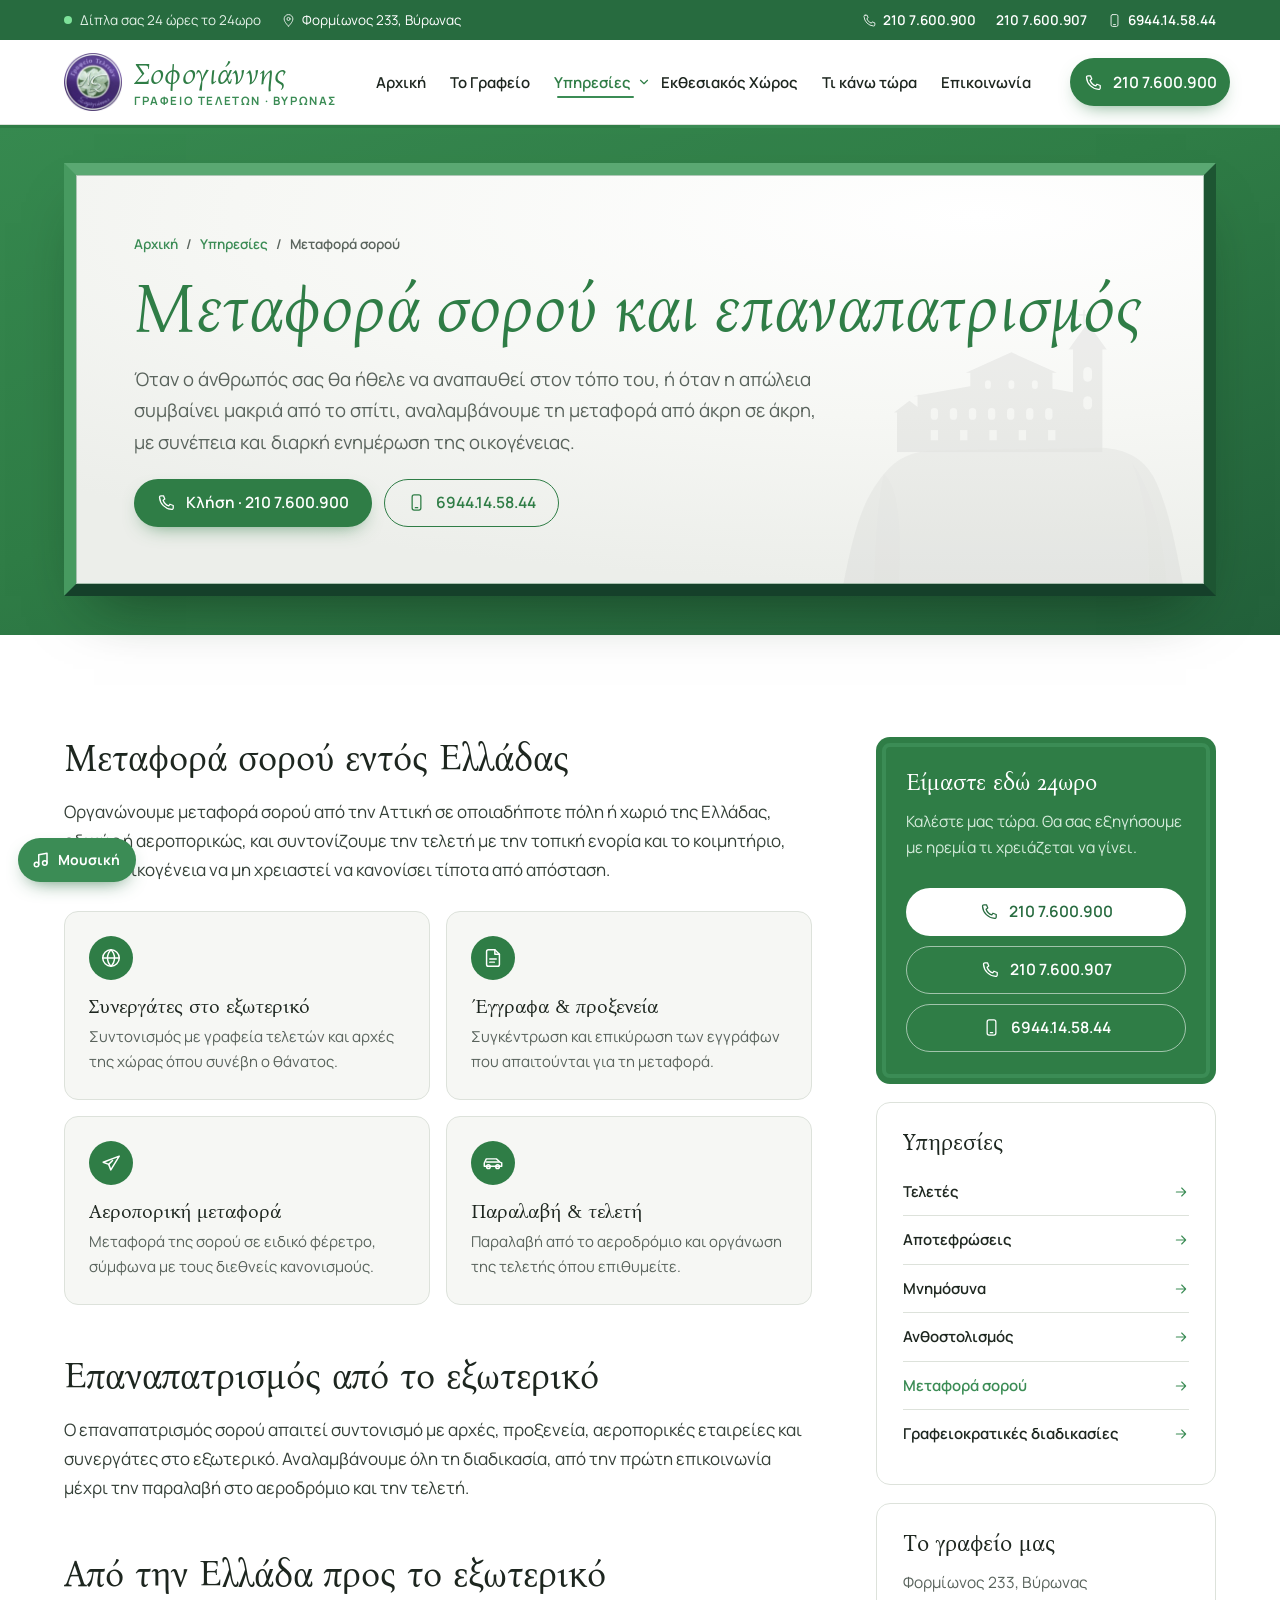
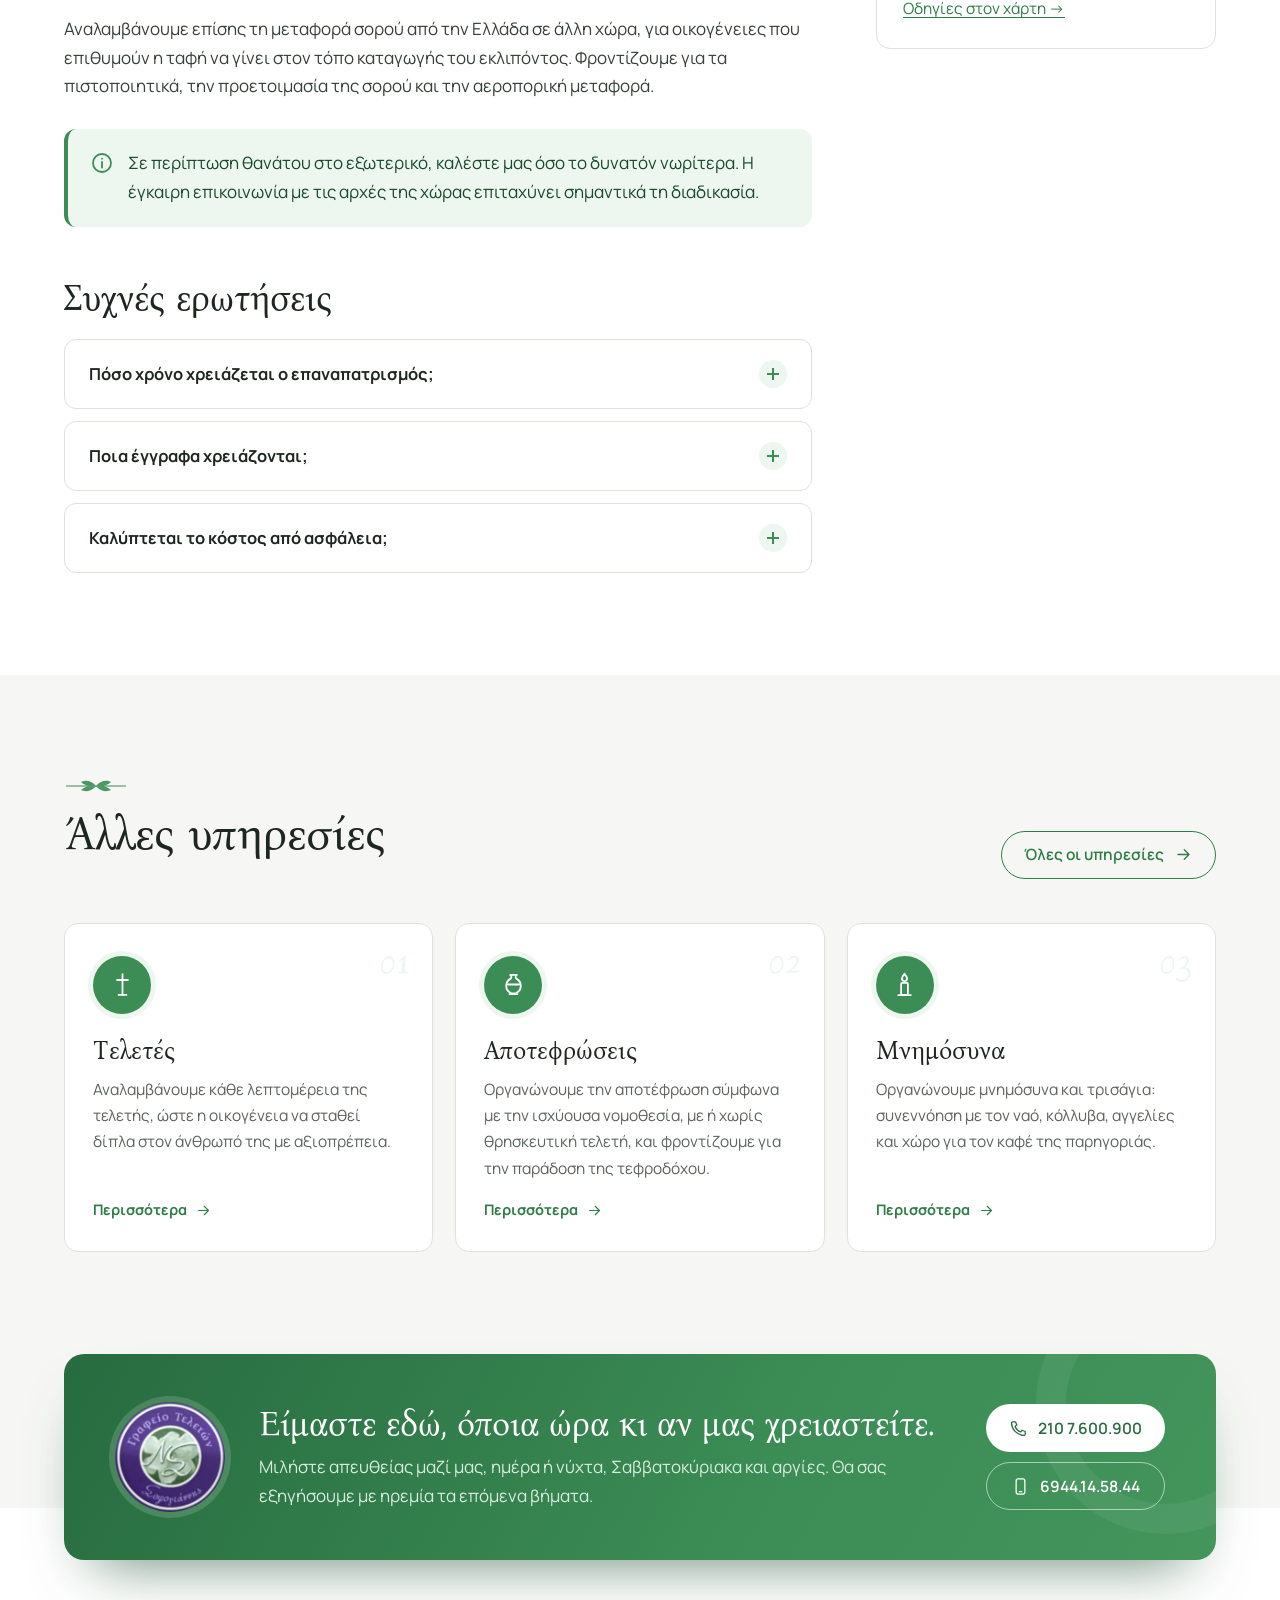
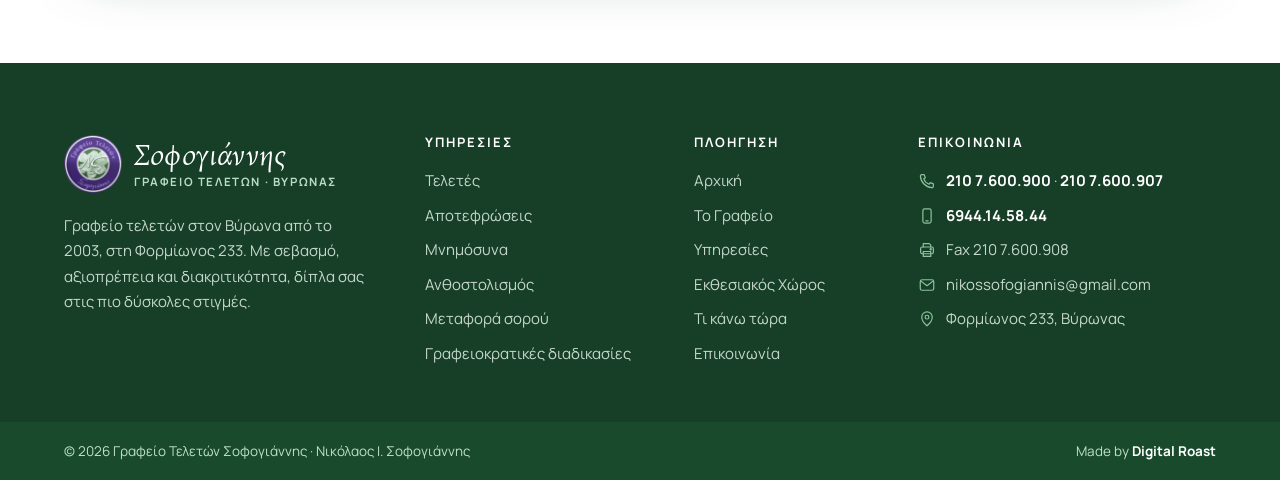
<file: ypiresies/metafora-sorou/index.html>
<!DOCTYPE html>
<html lang="el">
<head>
  <meta charset="UTF-8">
  <meta name="viewport" content="width=device-width, initial-scale=1">
  <title>Μεταφορά Σορού &amp; Επαναπατρισμός · Γραφείο Τελετών Βύρωνας</title>
  <meta name="description" content="Μεταφορά σορού σε όλη την Ελλάδα και επαναπατρισμός από το εξωτερικό. Έγγραφα, προξενεία, αεροπορική μεταφορά. Γραφείο Τελετών Σοφογιάννης, Βύρωνας, 210 7.600.900.">
  <meta name="robots" content="index, follow, max-image-preview:large, max-snippet:-1">
  <meta name="theme-color" content="#2f7d46">
  <link rel="canonical" href="https://teletessofogiannisvyronas.gr/ypiresies/metafora-sorou/">
  <meta property="og:type" content="website">
  <meta property="og:locale" content="el_GR">
  <meta property="og:site_name" content="Γραφείο Τελετών Σοφογιάννης · Βύρωνας">
  <meta property="og:title" content="Μεταφορά Σορού &amp; Επαναπατρισμός · Γραφείο Τελετών Βύρωνας">
  <meta property="og:description" content="Μεταφορά σορού σε όλη την Ελλάδα και επαναπατρισμός από το εξωτερικό. Έγγραφα, προξενεία, αεροπορική μεταφορά. Γραφείο Τελετών Σοφογιάννης, Βύρωνας, 210 7.600.900.">
  <meta property="og:url" content="https://teletessofogiannisvyronas.gr/ypiresies/metafora-sorou/">
  <meta property="og:image" content="https://teletessofogiannisvyronas.gr/og-image.png?v=9c0b03b7">
  <meta property="og:image:width" content="1200">
  <meta property="og:image:height" content="630">
  <meta property="og:image:alt" content="Γραφείο Τελετών Σοφογιάννης · Βύρωνας">
  <meta name="twitter:card" content="summary_large_image">
  <meta name="twitter:title" content="Μεταφορά Σορού &amp; Επαναπατρισμός · Γραφείο Τελετών Βύρωνας">
  <meta name="twitter:description" content="Μεταφορά σορού σε όλη την Ελλάδα και επαναπατρισμός από το εξωτερικό. Έγγραφα, προξενεία, αεροπορική μεταφορά. Γραφείο Τελετών Σοφογιάννης, Βύρωνας, 210 7.600.900.">
  <meta name="twitter:image" content="https://teletessofogiannisvyronas.gr/og-image.png?v=9c0b03b7">
  <meta name="format-detection" content="telephone=no">
  <link rel="icon" href="/favicon.ico?v=9c0b03b7" sizes="48x48">
  <link rel="icon" href="/favicon-96.png?v=9c0b03b7" sizes="96x96" type="image/png">
  <link rel="manifest" href="/site.webmanifest">
  <link rel="apple-touch-icon" href="/apple-touch-icon.png?v=9c0b03b7">
  <link rel="preconnect" href="https://fonts.googleapis.com">
  <link rel="preconnect" href="https://fonts.gstatic.com" crossorigin>
  <link href="https://fonts.googleapis.com/css2?family=Bona+Nova:ital,wght@0,400;0,700;1,400&family=Manrope:wght@400;500;600;700&display=swap" rel="stylesheet">
  <link rel="stylesheet" href="/css/style.css?v=ce2c2ff8">
  <script>document.documentElement.classList.add("js")</script>
  <script type="application/ld+json">
{
  "@context": "https://schema.org",
  "@graph": [
    {
      "@type": "WebSite",
      "@id": "https://teletessofogiannisvyronas.gr/#website",
      "url": "https://teletessofogiannisvyronas.gr/",
      "name": "Γραφείο Τελετών Σοφογιάννης · Βύρωνας",
      "inLanguage": "el",
      "publisher": {
        "@id": "https://teletessofogiannisvyronas.gr/#funeralhome"
      }
    },
    {
      "@type": [
        "FuneralHome",
        "LocalBusiness"
      ],
      "@id": "https://teletessofogiannisvyronas.gr/#funeralhome",
      "name": "Γραφείο Τελετών Σοφογιάννης · Βύρωνας",
      "alternateName": [
        "Γραφείο Τελετών Σοφογιάννης",
        "Σοφογιάννης Γραφείο Τελετών",
        "Γραφείο Τελετών Βύρωνας Σοφογιάννης",
        "Sofogiannis Funeral Home"
      ],
      "description": "Γραφείο τελετών στον Βύρωνα από το 2003, Φορμίωνος 233. Τελετές, αποτεφρώσεις, μνημόσυνα, ανθοστολισμός, μεταφορά σορού και διεκπεραίωση γραφειοκρατικών διαδικασιών, 24 ώρες το 24ωρο.",
      "url": "https://teletessofogiannisvyronas.gr/",
      "image": [
        "https://teletessofogiannisvyronas.gr/og-image.png",
        "https://teletessofogiannisvyronas.gr/images/prosopsi-3.jpg",
        "https://teletessofogiannisvyronas.gr/images/nikolaos-sofogiannis.jpg"
      ],
      "logo": "https://teletessofogiannisvyronas.gr/logo.png",
      "telephone": [
        "+302107600900",
        "+302107600907",
        "+306944145844"
      ],
      "faxNumber": "+302107600908",
      "email": "nikossofogiannis@gmail.com",
      "founder": {
        "@type": "Person",
        "name": "Νικόλαος Σοφογιάννης"
      },
      "foundingDate": "2003",
      "address": {
        "@type": "PostalAddress",
        "streetAddress": "Φορμίωνος 233",
        "addressLocality": "Βύρωνας",
        "addressRegion": "Αττική",
        "addressCountry": "GR"
      },
      "hasMap": "https://www.google.com/maps/search/?api=1&query=Φορμίωνος+233,+Βύρωνας",
      "contactPoint": [
        {
          "@type": "ContactPoint",
          "telephone": "+302107600900",
          "contactType": "customer service",
          "availableLanguage": [
            "el"
          ]
        },
        {
          "@type": "ContactPoint",
          "telephone": "+306944145844",
          "contactType": "emergency",
          "availableLanguage": [
            "el"
          ],
          "hoursAvailable": {
            "@type": "OpeningHoursSpecification",
            "opens": "00:00",
            "closes": "23:59",
            "dayOfWeek": [
              "Monday",
              "Tuesday",
              "Wednesday",
              "Thursday",
              "Friday",
              "Saturday",
              "Sunday"
            ]
          }
        }
      ],
      "openingHoursSpecification": {
        "@type": "OpeningHoursSpecification",
        "dayOfWeek": [
          "Monday",
          "Tuesday",
          "Wednesday",
          "Thursday",
          "Friday",
          "Saturday",
          "Sunday"
        ],
        "opens": "00:00",
        "closes": "23:59"
      },
      "areaServed": [
        {
          "@type": "Place",
          "name": "Βύρωνας"
        },
        {
          "@type": "Place",
          "name": "Καισαριανή"
        },
        {
          "@type": "Place",
          "name": "Παγκράτι"
        },
        {
          "@type": "Place",
          "name": "Υμηττός"
        },
        {
          "@type": "Place",
          "name": "Ζωγράφου"
        },
        {
          "@type": "Place",
          "name": "Ηλιούπολη"
        },
        {
          "@type": "Place",
          "name": "Δάφνη"
        },
        {
          "@type": "Place",
          "name": "Άγιος Δημήτριος"
        },
        {
          "@type": "Place",
          "name": "Νέα Σμύρνη"
        },
        {
          "@type": "Place",
          "name": "Μετς"
        },
        {
          "@type": "Place",
          "name": "Αθήνα"
        },
        {
          "@type": "AdministrativeArea",
          "name": "Αττική"
        },
        {
          "@type": "Country",
          "name": "Ελλάδα"
        }
      ],
      "hasOfferCatalog": {
        "@type": "OfferCatalog",
        "name": "Υπηρεσίες γραφείου τελετών",
        "itemListElement": [
          {
            "@type": "Offer",
            "itemOffered": {
              "@type": "Service",
              "name": "Τελετές",
              "url": "https://teletessofogiannisvyronas.gr/ypiresies/kideies/"
            }
          },
          {
            "@type": "Offer",
            "itemOffered": {
              "@type": "Service",
              "name": "Αποτεφρώσεις",
              "url": "https://teletessofogiannisvyronas.gr/ypiresies/apotefroseis/"
            }
          },
          {
            "@type": "Offer",
            "itemOffered": {
              "@type": "Service",
              "name": "Μνημόσυνα",
              "url": "https://teletessofogiannisvyronas.gr/ypiresies/mnimosyna/"
            }
          },
          {
            "@type": "Offer",
            "itemOffered": {
              "@type": "Service",
              "name": "Ανθοστολισμός",
              "url": "https://teletessofogiannisvyronas.gr/ypiresies/anthostolismos/"
            }
          },
          {
            "@type": "Offer",
            "itemOffered": {
              "@type": "Service",
              "name": "Μεταφορά σορού",
              "url": "https://teletessofogiannisvyronas.gr/ypiresies/metafora-sorou/"
            }
          },
          {
            "@type": "Offer",
            "itemOffered": {
              "@type": "Service",
              "name": "Γραφειοκρατικές διαδικασίες",
              "url": "https://teletessofogiannisvyronas.gr/ypiresies/diadikasies/"
            }
          }
        ]
      }
    },
    {
      "@type": "WebPage",
      "@id": "https://teletessofogiannisvyronas.gr/ypiresies/metafora-sorou/#webpage",
      "url": "https://teletessofogiannisvyronas.gr/ypiresies/metafora-sorou/",
      "name": "Μεταφορά Σορού & Επαναπατρισμός · Γραφείο Τελετών Βύρωνας",
      "description": "Μεταφορά σορού σε όλη την Ελλάδα και επαναπατρισμός από το εξωτερικό. Έγγραφα, προξενεία, αεροπορική μεταφορά. Γραφείο Τελετών Σοφογιάννης, Βύρωνας, 210 7.600.900.",
      "inLanguage": "el",
      "isPartOf": {
        "@id": "https://teletessofogiannisvyronas.gr/#website"
      },
      "about": {
        "@id": "https://teletessofogiannisvyronas.gr/#funeralhome"
      }
    },
    {
      "@type": "BreadcrumbList",
      "itemListElement": [
        {
          "@type": "ListItem",
          "position": 1,
          "name": "Αρχική",
          "item": "https://teletessofogiannisvyronas.gr/"
        },
        {
          "@type": "ListItem",
          "position": 2,
          "name": "Υπηρεσίες",
          "item": "https://teletessofogiannisvyronas.gr/ypiresies/"
        },
        {
          "@type": "ListItem",
          "position": 3,
          "name": "Μεταφορά σορού",
          "item": "https://teletessofogiannisvyronas.gr/ypiresies/metafora-sorou/"
        }
      ]
    },
    {
      "@type": "Service",
      "name": "Μεταφορά σορού",
      "serviceType": "Μεταφορά σορού",
      "description": "Μεταφορά σορού σε όλη την Ελλάδα και επαναπατρισμός από το εξωτερικό. Έγγραφα, προξενεία, αεροπορική μεταφορά. Γραφείο Τελετών Σοφογιάννης, Βύρωνας, 210 7.600.900.",
      "url": "https://teletessofogiannisvyronas.gr/ypiresies/metafora-sorou/",
      "provider": {
        "@id": "https://teletessofogiannisvyronas.gr/#funeralhome"
      },
      "areaServed": {
        "@type": "AdministrativeArea",
        "name": "Αττική"
      }
    },
    {
      "@type": "FAQPage",
      "mainEntity": [
        {
          "@type": "Question",
          "name": "Πόσο χρόνο χρειάζεται ο επαναπατρισμός;",
          "acceptedAnswer": {
            "@type": "Answer",
            "text": "Εξαρτάται από τη χώρα και τις διαδικασίες των τοπικών αρχών. Συνήθως απαιτούνται μερικές ημέρες. Σας κρατάμε ενήμερους σε κάθε στάδιο."
          }
        },
        {
          "@type": "Question",
          "name": "Ποια έγγραφα χρειάζονται;",
          "acceptedAnswer": {
            "@type": "Answer",
            "text": "Συνήθως η πράξη ή το πιστοποιητικό θανάτου, η άδεια μεταφοράς σορού και τα έγγραφα του προξενείου. Τα ακριβή έγγραφα διαφέρουν ανά χώρα και τα συγκεντρώνουμε εμείς."
          }
        },
        {
          "@type": "Question",
          "name": "Καλύπτεται το κόστος από ασφάλεια;",
          "acceptedAnswer": {
            "@type": "Answer",
            "text": "Ορισμένα ταξιδιωτικά ή ιδιωτικά ασφαλιστήρια καλύπτουν τον επαναπατρισμό. Ελέγξτε το συμβόλαιό σας και θα συνεργαστούμε με την ασφαλιστική εταιρεία."
          }
        }
      ]
    }
  ]
}
  </script>
</head>
<body>
<a class="skip" href="#main">Μετάβαση στο περιεχόμενο</a>
<div class="topbar">
  <div class="wrap">
    <div class="tb-left"><span><span class="dot"></span>Δίπλα σας 24 ώρες το 24ωρο</span><a class="hide-sm" href="https://www.google.com/maps/search/?api=1&query=Φορμίωνος+233,+Βύρωνας" target="_blank" rel="noopener"><svg viewBox="0 0 24 24" fill="none" stroke="currentColor" stroke-width="1.6" stroke-linecap="round" stroke-linejoin="round" aria-hidden="true"><path d="M12 21s-7-6.2-7-11.5a7 7 0 0 1 14 0C19 14.8 12 21 12 21z"/><circle cx="12" cy="9.5" r="2.5"/></svg>Φορμίωνος 233, Βύρωνας</a></div>
    <div class="tb-right"><a href="tel:+302107600900"><svg viewBox="0 0 24 24" fill="none" stroke="currentColor" stroke-width="1.6" stroke-linecap="round" stroke-linejoin="round" aria-hidden="true"><path d="M5 3.5h3.2l1.6 4.2-2.1 1.4a11.5 11.5 0 0 0 7.2 7.2l1.4-2.1 4.2 1.6V19a1.8 1.8 0 0 1-2 1.8A16.5 16.5 0 0 1 3.2 5.5 1.8 1.8 0 0 1 5 3.5z"/></svg>210 7.600.900</a><a class="hide-sm" href="tel:+302107600907">210 7.600.907</a><a href="tel:+306944145844"><svg viewBox="0 0 24 24" fill="none" stroke="currentColor" stroke-width="1.6" stroke-linecap="round" stroke-linejoin="round" aria-hidden="true"><rect x="6.5" y="2.5" width="11" height="19" rx="2.5"/><path d="M10.5 18.5h3"/></svg>6944.14.58.44</a></div>
  </div>
</div>
<header class="site-header">
  <div class="wrap">
    <a class="brand" href="/" aria-label="Γραφείο Τελετών Σοφογιάννης · Βύρωνας, αρχική σελίδα">
        <img class="brand-mark" src="/images/logo-emblem.webp?v=9c0b03b7" alt="" width="58" height="58">
        <span class="brand-text"><span class="brand-name">Σοφογιάννης</span><span class="brand-sub">Γραφείο Τελετών · Βύρωνας</span></span>
      </a>
    <nav class="nav" aria-label="Κύρια πλοήγηση">
      <a href="/">Αρχική</a><a href="/to-grafeio/">Το Γραφείο</a><div class="dd active">
          <button type="button" aria-expanded="false" aria-haspopup="true">Υπηρεσίες <svg viewBox="0 0 24 24" fill="none" stroke="currentColor" stroke-width="2" stroke-linecap="round" stroke-linejoin="round" aria-hidden="true"><path d="m6 9 6 6 6-6"/></svg></button>
          <div class="dd-menu"><a href="/ypiresies/kideies/"><span class="ic"><svg viewBox="0 0 24 24" fill="none" stroke="currentColor" stroke-width="1.6" stroke-linecap="round" stroke-linejoin="round" aria-hidden="true"><path d="M12 2.8v18.4M7.2 8h9.6"/><path d="M8.5 21.2h7"/></svg></span><span><strong>Τελετές</strong><small>Οργάνωση τελετής από την αρχή ως το τέλος</small></span></a><a href="/ypiresies/apotefroseis/"><span class="ic"><svg viewBox="0 0 24 24" fill="none" stroke="currentColor" stroke-width="1.6" stroke-linecap="round" stroke-linejoin="round" aria-hidden="true"><path d="M9 3.5h6M10 3.5v2.2c0 .6-.4 1-.9 1.3C6.8 8.4 5.5 10.6 5.5 13.2c0 3.4 2.4 6 5.2 6.8h2.6c2.8-.8 5.2-3.4 5.2-6.8 0-2.6-1.3-4.8-3.6-6.2-.5-.3-.9-.7-.9-1.3V3.5"/><path d="M8.5 20.5h7M7 12h10"/></svg></span><span><strong>Αποτεφρώσεις</strong><small>Οργάνωση αποτέφρωσης & τεφροδόχοι</small></span></a><a href="/ypiresies/mnimosyna/"><span class="ic"><svg viewBox="0 0 24 24" fill="none" stroke="currentColor" stroke-width="1.6" stroke-linecap="round" stroke-linejoin="round" aria-hidden="true"><path d="M12 2.5c1.5 1.8 2.3 3 2.3 4.2a2.3 2.3 0 0 1-4.6 0c0-1.2.8-2.4 2.3-4.2z"/><rect x="9" y="10.5" width="6" height="11" rx="1"/><path d="M6.5 21.5h11"/></svg></span><span><strong>Μνημόσυνα</strong><small>Τρισάγια, 40ήμερα, ετήσια μνημόσυνα</small></span></a><a href="/ypiresies/anthostolismos/"><span class="ic"><svg viewBox="0 0 24 24" fill="none" stroke="currentColor" stroke-width="1.6" stroke-linecap="round" stroke-linejoin="round" aria-hidden="true"><circle cx="12" cy="9" r="2.2"/><path d="M12 6.8c0-2.4 1.6-3.8 1.6-3.8s1.9 1.6 1.2 3.9M14.2 9c2.2-.8 4.2.2 4.2.2s-.6 2.4-3 2.6M13.6 11c1.4 1.9 1 4 1 4s-2.4-.3-3-2.6M10.4 11c-1.4 1.9-1 4-1 4M9.8 9c-2.2-.8-4.2.2-4.2.2s.6 2.4 3 2.6M12 6.8C12 4.4 10.4 3 10.4 3s-1.9 1.6-1.2 3.9"/><path d="M12 11.2V21"/></svg></span><span><strong>Ανθοστολισμός</strong><small>Στολισμός ναού, φερέτρου & στεφάνια</small></span></a><a href="/ypiresies/metafora-sorou/"><span class="ic"><svg viewBox="0 0 24 24" fill="none" stroke="currentColor" stroke-width="1.6" stroke-linecap="round" stroke-linejoin="round" aria-hidden="true"><path d="M21 4.5 3.5 11.2l6 2.3 2.3 6L21 4.5z"/><path d="m9.5 13.5 4.2-4.2"/></svg></span><span><strong>Μεταφορά σορού</strong><small>Σε όλη την Ελλάδα & επαναπατρισμός</small></span></a><a href="/ypiresies/diadikasies/"><span class="ic"><svg viewBox="0 0 24 24" fill="none" stroke="currentColor" stroke-width="1.6" stroke-linecap="round" stroke-linejoin="round" aria-hidden="true"><path d="M14 3H7a2 2 0 0 0-2 2v14a2 2 0 0 0 2 2h10a2 2 0 0 0 2-2V8z"/><path d="M14 3v5h5M8.5 13h7M8.5 16.5h5"/></svg></span><span><strong>Γραφειοκρατικές διαδικασίες</strong><small>Δικαιολογητικά, ληξιαρχείο, ασφαλιστικά</small></span></a><a class="all" href="/ypiresies/">Όλες οι υπηρεσίες <svg viewBox="0 0 24 24" fill="none" stroke="currentColor" stroke-width="1.6" stroke-linecap="round" stroke-linejoin="round" aria-hidden="true"><path d="M5 12h14M13 6l6 6-6 6"/></svg></a></div>
        </div><a href="/ekthesiakos-xoros/">Εκθεσιακός Χώρος</a><a href="/ti-kano-tora/">Τι κάνω τώρα</a><a href="/epikoinonia/">Επικοινωνία</a>
    </nav>
    <div class="header-cta">
      <a class="btn btn-primary" href="tel:+302107600900"><svg viewBox="0 0 24 24" fill="none" stroke="currentColor" stroke-width="1.6" stroke-linecap="round" stroke-linejoin="round" aria-hidden="true"><path d="M5 3.5h3.2l1.6 4.2-2.1 1.4a11.5 11.5 0 0 0 7.2 7.2l1.4-2.1 4.2 1.6V19a1.8 1.8 0 0 1-2 1.8A16.5 16.5 0 0 1 3.2 5.5 1.8 1.8 0 0 1 5 3.5z"/></svg><span>210 7.600.900</span></a>
      <button class="menu-toggle" type="button" aria-label="Μενού" aria-expanded="false" aria-controls="mobile-nav"><span></span></button>
    </div>
  </div>
</header>
<nav class="mobile-nav" id="mobile-nav" aria-label="Πλοήγηση κινητού">
  <a href="/">Αρχική</a><a href="/to-grafeio/">Το Γραφείο</a><a href="/ypiresies/">Υπηρεσίες</a><div class="sub"><a href="/ypiresies/kideies/">Τελετές</a><a href="/ypiresies/apotefroseis/">Αποτεφρώσεις</a><a href="/ypiresies/mnimosyna/">Μνημόσυνα</a><a href="/ypiresies/anthostolismos/">Ανθοστολισμός</a><a href="/ypiresies/metafora-sorou/">Μεταφορά σορού</a><a href="/ypiresies/diadikasies/">Γραφειοκρατικές διαδικασίες</a></div><a href="/ekthesiakos-xoros/">Εκθεσιακός Χώρος</a><a href="/ti-kano-tora/">Τι κάνω τώρα</a><a href="/epikoinonia/">Επικοινωνία</a>
  <div class="m-contact">
    <a class="btn btn-primary" href="tel:+302107600900"><svg viewBox="0 0 24 24" fill="none" stroke="currentColor" stroke-width="1.6" stroke-linecap="round" stroke-linejoin="round" aria-hidden="true"><path d="M5 3.5h3.2l1.6 4.2-2.1 1.4a11.5 11.5 0 0 0 7.2 7.2l1.4-2.1 4.2 1.6V19a1.8 1.8 0 0 1-2 1.8A16.5 16.5 0 0 1 3.2 5.5 1.8 1.8 0 0 1 5 3.5z"/></svg>Κλήση 210 7.600.900</a>
    <a class="btn btn-ghost" href="tel:+306944145844"><svg viewBox="0 0 24 24" fill="none" stroke="currentColor" stroke-width="1.6" stroke-linecap="round" stroke-linejoin="round" aria-hidden="true"><rect x="6.5" y="2.5" width="11" height="19" rx="2.5"/><path d="M10.5 18.5h3"/></svg>Κινητό 6944.14.58.44</a>
  </div>
</nav>
<main id="main">
<section class="page-hero">
  <div class="wrap">
    <div class="bevel">
      <div class="panel">
        <img class="panel-art" src="/images/monastery.svg" alt="" aria-hidden="true">
        <nav class="breadcrumbs" aria-label="Διαδρομή"><a href="/">Αρχική</a><span aria-hidden="true">/</span><a href="/ypiresies/">Υπηρεσίες</a><span aria-hidden="true">/</span><span aria-current="page">Μεταφορά σορού</span></nav>
        <h1>Μεταφορά σορού και επαναπατρισμός</h1>
        <p class="lead">Όταν ο άνθρωπός σας θα ήθελε να αναπαυθεί στον τόπο του, ή όταν η απώλεια συμβαίνει μακριά από το σπίτι, αναλαμβάνουμε τη μεταφορά από άκρη σε άκρη, με συνέπεια και διαρκή ενημέρωση της οικογένειας.</p>
        <div class="hero-actions">
        <a class="btn btn-primary" href="tel:+302107600900"><svg viewBox="0 0 24 24" fill="none" stroke="currentColor" stroke-width="1.6" stroke-linecap="round" stroke-linejoin="round" aria-hidden="true"><path d="M5 3.5h3.2l1.6 4.2-2.1 1.4a11.5 11.5 0 0 0 7.2 7.2l1.4-2.1 4.2 1.6V19a1.8 1.8 0 0 1-2 1.8A16.5 16.5 0 0 1 3.2 5.5 1.8 1.8 0 0 1 5 3.5z"/></svg>Κλήση · 210 7.600.900</a>
        <a class="btn btn-ghost" href="tel:+306944145844"><svg viewBox="0 0 24 24" fill="none" stroke="currentColor" stroke-width="1.6" stroke-linecap="round" stroke-linejoin="round" aria-hidden="true"><rect x="6.5" y="2.5" width="11" height="19" rx="2.5"/><path d="M10.5 18.5h3"/></svg>6944.14.58.44</a>
      </div>
      </div>
    </div>
  </div>
</section>

<section class="section">
  <div class="wrap content-grid">
    <article class="prose">
      
<h2>Μεταφορά σορού εντός Ελλάδας</h2>
<p>Οργανώνουμε μεταφορά σορού από την Αττική σε οποιαδήποτε πόλη ή χωριό της Ελλάδας, οδικώς ή αεροπορικώς, και συντονίζουμε την τελετή με την τοπική ενορία και το κοιμητήριο, ώστε η οικογένεια να μη χρειαστεί να κανονίσει τίποτα από απόσταση.</p>
<div class="feature-grid"><div class="feature"><span class="ic"><svg viewBox="0 0 24 24" fill="none" stroke="currentColor" stroke-width="1.6" stroke-linecap="round" stroke-linejoin="round" aria-hidden="true"><circle cx="12" cy="12" r="9"/><path d="M3 12h18M12 3c2.5 2.5 3.8 5.5 3.8 9S14.5 18.5 12 21c-2.5-2.5-3.8-5.5-3.8-9S9.5 5.5 12 3z"/></svg></span><h3>Συνεργάτες στο εξωτερικό</h3><p>Συντονισμός με γραφεία τελετών και αρχές της χώρας όπου συνέβη ο θάνατος.</p></div><div class="feature"><span class="ic"><svg viewBox="0 0 24 24" fill="none" stroke="currentColor" stroke-width="1.6" stroke-linecap="round" stroke-linejoin="round" aria-hidden="true"><path d="M14 3H7a2 2 0 0 0-2 2v14a2 2 0 0 0 2 2h10a2 2 0 0 0 2-2V8z"/><path d="M14 3v5h5M8.5 13h7M8.5 16.5h5"/></svg></span><h3>Έγγραφα & προξενεία</h3><p>Συγκέντρωση και επικύρωση των εγγράφων που απαιτούνται για τη μεταφορά.</p></div><div class="feature"><span class="ic"><svg viewBox="0 0 24 24" fill="none" stroke="currentColor" stroke-width="1.6" stroke-linecap="round" stroke-linejoin="round" aria-hidden="true"><path d="M21 4.5 3.5 11.2l6 2.3 2.3 6L21 4.5z"/><path d="m9.5 13.5 4.2-4.2"/></svg></span><h3>Αεροπορική μεταφορά</h3><p>Μεταφορά της σορού σε ειδικό φέρετρο, σύμφωνα με τους διεθνείς κανονισμούς.</p></div><div class="feature"><span class="ic"><svg viewBox="0 0 24 24" fill="none" stroke="currentColor" stroke-width="1.6" stroke-linecap="round" stroke-linejoin="round" aria-hidden="true"><path d="M2.5 15.5V12l2.2-4.5h11l3.8 3.5 2 .8v3.7z"/><circle cx="7" cy="16" r="2"/><circle cx="17" cy="16" r="2"/><path d="M4.7 11h14"/></svg></span><h3>Παραλαβή & τελετή</h3><p>Παραλαβή από το αεροδρόμιο και οργάνωση της τελετής όπου επιθυμείτε.</p></div></div>
<h2>Επαναπατρισμός από το εξωτερικό</h2>
<p>Ο επαναπατρισμός σορού απαιτεί συντονισμό με αρχές, προξενεία, αεροπορικές εταιρείες και συνεργάτες στο εξωτερικό. Αναλαμβάνουμε όλη τη διαδικασία, από την πρώτη επικοινωνία μέχρι την παραλαβή στο αεροδρόμιο και την τελετή.</p>
<h2>Από την Ελλάδα προς το εξωτερικό</h2>
<p>Αναλαμβάνουμε επίσης τη μεταφορά σορού από την Ελλάδα σε άλλη χώρα, για οικογένειες που επιθυμούν η ταφή να γίνει στον τόπο καταγωγής του εκλιπόντος. Φροντίζουμε για τα πιστοποιητικά, την προετοιμασία της σορού και την αεροπορική μεταφορά.</p>
<div class="note"><svg viewBox="0 0 24 24" fill="none" stroke="currentColor" stroke-width="1.8" stroke-linecap="round" stroke-linejoin="round" aria-hidden="true"><circle cx="12" cy="12" r="9"/><path d="M12 11v5.5M12 7.6v.1"/></svg><p>Σε περίπτωση θανάτου στο εξωτερικό, καλέστε μας όσο το δυνατόν νωρίτερα. Η έγκαιρη επικοινωνία με τις αρχές της χώρας επιταχύνει σημαντικά τη διαδικασία.</p></div>

      <h2>Συχνές ερωτήσεις</h2>
      <div class="faq"><details><summary>Πόσο χρόνο χρειάζεται ο επαναπατρισμός;<span class="pm" aria-hidden="true"></span></summary><div class="ans"><p>Εξαρτάται από τη χώρα και τις διαδικασίες των τοπικών αρχών. Συνήθως απαιτούνται μερικές ημέρες. Σας κρατάμε ενήμερους σε κάθε στάδιο.</p></div></details><details><summary>Ποια έγγραφα χρειάζονται;<span class="pm" aria-hidden="true"></span></summary><div class="ans"><p>Συνήθως η πράξη ή το πιστοποιητικό θανάτου, η άδεια μεταφοράς σορού και τα έγγραφα του προξενείου. Τα ακριβή έγγραφα διαφέρουν ανά χώρα και τα συγκεντρώνουμε εμείς.</p></div></details><details><summary>Καλύπτεται το κόστος από ασφάλεια;<span class="pm" aria-hidden="true"></span></summary><div class="ans"><p>Ορισμένα ταξιδιωτικά ή ιδιωτικά ασφαλιστήρια καλύπτουν τον επαναπατρισμό. Ελέγξτε το συμβόλαιό σας και θα συνεργαστούμε με την ασφαλιστική εταιρεία.</p></div></details></div>
    </article>
    <aside class="sidebar">
      <div class="side-card dark">
        <h3>Είμαστε εδώ 24ωρο</h3>
        <p>Καλέστε μας τώρα. Θα σας εξηγήσουμε με ηρεμία τι χρειάζεται να γίνει.</p>
        <a class="btn btn-light" href="tel:+302107600900"><svg viewBox="0 0 24 24" fill="none" stroke="currentColor" stroke-width="1.6" stroke-linecap="round" stroke-linejoin="round" aria-hidden="true"><path d="M5 3.5h3.2l1.6 4.2-2.1 1.4a11.5 11.5 0 0 0 7.2 7.2l1.4-2.1 4.2 1.6V19a1.8 1.8 0 0 1-2 1.8A16.5 16.5 0 0 1 3.2 5.5 1.8 1.8 0 0 1 5 3.5z"/></svg>210 7.600.900</a>
        <a class="btn btn-outline-light" href="tel:+302107600907"><svg viewBox="0 0 24 24" fill="none" stroke="currentColor" stroke-width="1.6" stroke-linecap="round" stroke-linejoin="round" aria-hidden="true"><path d="M5 3.5h3.2l1.6 4.2-2.1 1.4a11.5 11.5 0 0 0 7.2 7.2l1.4-2.1 4.2 1.6V19a1.8 1.8 0 0 1-2 1.8A16.5 16.5 0 0 1 3.2 5.5 1.8 1.8 0 0 1 5 3.5z"/></svg>210 7.600.907</a>
        <a class="btn btn-outline-light" href="tel:+306944145844"><svg viewBox="0 0 24 24" fill="none" stroke="currentColor" stroke-width="1.6" stroke-linecap="round" stroke-linejoin="round" aria-hidden="true"><rect x="6.5" y="2.5" width="11" height="19" rx="2.5"/><path d="M10.5 18.5h3"/></svg>6944.14.58.44</a>
      </div>
      <div class="side-card">
        <h3>Υπηρεσίες</h3>
        <ul class="side-links"><li><a href="/ypiresies/kideies/">Τελετές<svg viewBox="0 0 24 24" fill="none" stroke="currentColor" stroke-width="1.6" stroke-linecap="round" stroke-linejoin="round" aria-hidden="true"><path d="M5 12h14M13 6l6 6-6 6"/></svg></a></li><li><a href="/ypiresies/apotefroseis/">Αποτεφρώσεις<svg viewBox="0 0 24 24" fill="none" stroke="currentColor" stroke-width="1.6" stroke-linecap="round" stroke-linejoin="round" aria-hidden="true"><path d="M5 12h14M13 6l6 6-6 6"/></svg></a></li><li><a href="/ypiresies/mnimosyna/">Μνημόσυνα<svg viewBox="0 0 24 24" fill="none" stroke="currentColor" stroke-width="1.6" stroke-linecap="round" stroke-linejoin="round" aria-hidden="true"><path d="M5 12h14M13 6l6 6-6 6"/></svg></a></li><li><a href="/ypiresies/anthostolismos/">Ανθοστολισμός<svg viewBox="0 0 24 24" fill="none" stroke="currentColor" stroke-width="1.6" stroke-linecap="round" stroke-linejoin="round" aria-hidden="true"><path d="M5 12h14M13 6l6 6-6 6"/></svg></a></li><li><a href="/ypiresies/metafora-sorou/" aria-current="page">Μεταφορά σορού<svg viewBox="0 0 24 24" fill="none" stroke="currentColor" stroke-width="1.6" stroke-linecap="round" stroke-linejoin="round" aria-hidden="true"><path d="M5 12h14M13 6l6 6-6 6"/></svg></a></li><li><a href="/ypiresies/diadikasies/">Γραφειοκρατικές διαδικασίες<svg viewBox="0 0 24 24" fill="none" stroke="currentColor" stroke-width="1.6" stroke-linecap="round" stroke-linejoin="round" aria-hidden="true"><path d="M5 12h14M13 6l6 6-6 6"/></svg></a></li></ul>
      </div>
      <div class="side-card">
        <h3>Το γραφείο μας</h3>
        <p>Φορμίωνος 233, Βύρωνας<br><a href="https://www.google.com/maps/search/?api=1&query=Φορμίωνος+233,+Βύρωνας" target="_blank" rel="noopener">Οδηγίες στον χάρτη →</a></p>
      </div>
    </aside>
  </div>
</section>
<section class="section alt">
  <div class="wrap">
    <div class="section-head">
      <div class="sec-title"><svg class="leaf" viewBox="0 0 64 16" aria-hidden="true"><path d="M2 8h60" stroke="currentColor" stroke-width="1"/><path d="M32 8c-5-6-11-6-15-4 4 4 10 5 15 4zM32 8c5-6 11-6 15-4-4 4-10 5-15 4zM32 8c-5 6-11 6-15 4 4-4 10-5 15-4zM32 8c5 6 11 6 15 4-4-4-10-5-15-4z" fill="currentColor" opacity=".9"/></svg><h2>Άλλες υπηρεσίες</h2></div>
      <a class="btn btn-ghost" href="/ypiresies/">Όλες οι υπηρεσίες <svg viewBox="0 0 24 24" fill="none" stroke="currentColor" stroke-width="1.6" stroke-linecap="round" stroke-linejoin="round" aria-hidden="true"><path d="M5 12h14M13 6l6 6-6 6"/></svg></a>
    </div>
    <div class="services-grid three"><a class="service-card" href="/ypiresies/kideies/">
          <span class="num">01</span>
          <span class="ic"><svg viewBox="0 0 24 24" fill="none" stroke="currentColor" stroke-width="1.6" stroke-linecap="round" stroke-linejoin="round" aria-hidden="true"><path d="M12 2.8v18.4M7.2 8h9.6"/><path d="M8.5 21.2h7"/></svg></span>
          <h3>Τελετές</h3>
          <p>Αναλαμβάνουμε κάθε λεπτομέρεια της τελετής, ώστε η οικογένεια να σταθεί δίπλα στον άνθρωπό της με αξιοπρέπεια.</p>
          <span class="more">Περισσότερα <svg viewBox="0 0 24 24" fill="none" stroke="currentColor" stroke-width="1.6" stroke-linecap="round" stroke-linejoin="round" aria-hidden="true"><path d="M5 12h14M13 6l6 6-6 6"/></svg></span>
        </a><a class="service-card" href="/ypiresies/apotefroseis/">
          <span class="num">02</span>
          <span class="ic"><svg viewBox="0 0 24 24" fill="none" stroke="currentColor" stroke-width="1.6" stroke-linecap="round" stroke-linejoin="round" aria-hidden="true"><path d="M9 3.5h6M10 3.5v2.2c0 .6-.4 1-.9 1.3C6.8 8.4 5.5 10.6 5.5 13.2c0 3.4 2.4 6 5.2 6.8h2.6c2.8-.8 5.2-3.4 5.2-6.8 0-2.6-1.3-4.8-3.6-6.2-.5-.3-.9-.7-.9-1.3V3.5"/><path d="M8.5 20.5h7M7 12h10"/></svg></span>
          <h3>Αποτεφρώσεις</h3>
          <p>Οργανώνουμε την αποτέφρωση σύμφωνα με την ισχύουσα νομοθεσία, με ή χωρίς θρησκευτική τελετή, και φροντίζουμε για την παράδοση της τεφροδόχου.</p>
          <span class="more">Περισσότερα <svg viewBox="0 0 24 24" fill="none" stroke="currentColor" stroke-width="1.6" stroke-linecap="round" stroke-linejoin="round" aria-hidden="true"><path d="M5 12h14M13 6l6 6-6 6"/></svg></span>
        </a><a class="service-card" href="/ypiresies/mnimosyna/">
          <span class="num">03</span>
          <span class="ic"><svg viewBox="0 0 24 24" fill="none" stroke="currentColor" stroke-width="1.6" stroke-linecap="round" stroke-linejoin="round" aria-hidden="true"><path d="M12 2.5c1.5 1.8 2.3 3 2.3 4.2a2.3 2.3 0 0 1-4.6 0c0-1.2.8-2.4 2.3-4.2z"/><rect x="9" y="10.5" width="6" height="11" rx="1"/><path d="M6.5 21.5h11"/></svg></span>
          <h3>Μνημόσυνα</h3>
          <p>Οργανώνουμε μνημόσυνα και τρισάγια: συνεννόηση με τον ναό, κόλλυβα, αγγελίες και χώρο για τον καφέ της παρηγοριάς.</p>
          <span class="more">Περισσότερα <svg viewBox="0 0 24 24" fill="none" stroke="currentColor" stroke-width="1.6" stroke-linecap="round" stroke-linejoin="round" aria-hidden="true"><path d="M5 12h14M13 6l6 6-6 6"/></svg></span>
        </a></div>
  </div>
</section>
<section class="cta-wrap">
  <div class="wrap">
    <div class="cta-band">
      <img class="cta-emblem" src="/images/logo-emblem.webp?v=9c0b03b7" alt="" width="120" height="120">
      <div>
        <h2>Είμαστε εδώ, όποια ώρα κι αν μας χρειαστείτε.</h2>
        <p>Μιλήστε απευθείας μαζί μας, ημέρα ή νύχτα, Σαββατοκύριακα και αργίες. Θα σας εξηγήσουμε με ηρεμία τα επόμενα βήματα.</p>
      </div>
      <div class="actions">
        <a class="btn btn-light" href="tel:+302107600900"><svg viewBox="0 0 24 24" fill="none" stroke="currentColor" stroke-width="1.6" stroke-linecap="round" stroke-linejoin="round" aria-hidden="true"><path d="M5 3.5h3.2l1.6 4.2-2.1 1.4a11.5 11.5 0 0 0 7.2 7.2l1.4-2.1 4.2 1.6V19a1.8 1.8 0 0 1-2 1.8A16.5 16.5 0 0 1 3.2 5.5 1.8 1.8 0 0 1 5 3.5z"/></svg>210 7.600.900</a>
        <a class="btn btn-outline-light" href="tel:+306944145844"><svg viewBox="0 0 24 24" fill="none" stroke="currentColor" stroke-width="1.6" stroke-linecap="round" stroke-linejoin="round" aria-hidden="true"><rect x="6.5" y="2.5" width="11" height="19" rx="2.5"/><path d="M10.5 18.5h3"/></svg>6944.14.58.44</a>
      </div>
    </div>
  </div>
</section>

</main>
<footer class="site-footer">
  <div class="wrap footer-grid">
    <div class="f-about">
      <a class="brand light" href="/" aria-label="Γραφείο Τελετών Σοφογιάννης · Βύρωνας, αρχική σελίδα">
        <img class="brand-mark" src="/images/logo-emblem.webp?v=9c0b03b7" alt="" width="58" height="58">
        <span class="brand-text"><span class="brand-name">Σοφογιάννης</span><span class="brand-sub">Γραφείο Τελετών · Βύρωνας</span></span>
      </a>
      <p>Γραφείο τελετών στον Βύρωνα από το 2003, στη Φορμίωνος 233. Με σεβασμό, αξιοπρέπεια και διακριτικότητα, δίπλα σας στις πιο δύσκολες στιγμές.</p>
    </div>
    <div>
      <h4>Υπηρεσίες</h4>
      <ul><li><a href="/ypiresies/kideies/">Τελετές</a></li><li><a href="/ypiresies/apotefroseis/">Αποτεφρώσεις</a></li><li><a href="/ypiresies/mnimosyna/">Μνημόσυνα</a></li><li><a href="/ypiresies/anthostolismos/">Ανθοστολισμός</a></li><li><a href="/ypiresies/metafora-sorou/">Μεταφορά σορού</a></li><li><a href="/ypiresies/diadikasies/">Γραφειοκρατικές διαδικασίες</a></li></ul>
    </div>
    <div>
      <h4>Πλοήγηση</h4>
      <ul>
        <li><a href="/">Αρχική</a></li>
        <li><a href="/to-grafeio/">Το Γραφείο</a></li>
        <li><a href="/ypiresies/">Υπηρεσίες</a></li>
        <li><a href="/ekthesiakos-xoros/">Εκθεσιακός Χώρος</a></li>
        <li><a href="/ti-kano-tora/">Τι κάνω τώρα</a></li>
        <li><a href="/epikoinonia/">Επικοινωνία</a></li>
      </ul>
    </div>
    <div>
      <h4>Επικοινωνία</h4>
      <ul class="f-contact">
        <li><svg viewBox="0 0 24 24" fill="none" stroke="currentColor" stroke-width="1.6" stroke-linecap="round" stroke-linejoin="round" aria-hidden="true"><path d="M5 3.5h3.2l1.6 4.2-2.1 1.4a11.5 11.5 0 0 0 7.2 7.2l1.4-2.1 4.2 1.6V19a1.8 1.8 0 0 1-2 1.8A16.5 16.5 0 0 1 3.2 5.5 1.8 1.8 0 0 1 5 3.5z"/></svg><span><a href="tel:+302107600900"><strong>210 7.600.900</strong></a> · <a href="tel:+302107600907"><strong>210 7.600.907</strong></a></span></li>
        <li><svg viewBox="0 0 24 24" fill="none" stroke="currentColor" stroke-width="1.6" stroke-linecap="round" stroke-linejoin="round" aria-hidden="true"><rect x="6.5" y="2.5" width="11" height="19" rx="2.5"/><path d="M10.5 18.5h3"/></svg><a href="tel:+306944145844"><strong>6944.14.58.44</strong></a></li>
        <li><svg viewBox="0 0 24 24" fill="none" stroke="currentColor" stroke-width="1.6" stroke-linecap="round" stroke-linejoin="round" aria-hidden="true"><path d="M7 8V3.5h8l2 2V8"/><rect x="3.5" y="8" width="17" height="9" rx="2"/><path d="M7 14h10v6.5H7z"/><circle cx="17" cy="11" r=".8"/></svg><span>Fax 210 7.600.908</span></li>
        <li><svg viewBox="0 0 24 24" fill="none" stroke="currentColor" stroke-width="1.6" stroke-linecap="round" stroke-linejoin="round" aria-hidden="true"><rect x="3" y="5" width="18" height="14" rx="2.5"/><path d="m3.5 6.5 8.5 6.5 8.5-6.5"/></svg><a href="mailto:nikossofogiannis@gmail.com">nikossofogiannis@gmail.com</a></li>
        <li><svg viewBox="0 0 24 24" fill="none" stroke="currentColor" stroke-width="1.6" stroke-linecap="round" stroke-linejoin="round" aria-hidden="true"><path d="M12 21s-7-6.2-7-11.5a7 7 0 0 1 14 0C19 14.8 12 21 12 21z"/><circle cx="12" cy="9.5" r="2.5"/></svg><a href="https://www.google.com/maps/search/?api=1&query=Φορμίωνος+233,+Βύρωνας" target="_blank" rel="noopener">Φορμίωνος 233, Βύρωνας</a></li>
      </ul>
    </div>
  </div>
  <div class="footer-bottom">
    <div class="wrap">
      <span>© <span id="year">2026</span> Γραφείο Τελετών Σοφογιάννης · Νικόλαος Ι. Σοφογιάννης</span>
      <a class="credit" href="https://digitalroast.gr" target="_blank" rel="noopener">Made by <strong>Digital Roast</strong></a>
    </div>
  </div>
</footer>
<div class="call-bar" aria-label="Γρήγορη κλήση">
  <a class="primary" href="tel:+302107600900"><svg viewBox="0 0 24 24" fill="none" stroke="currentColor" stroke-width="1.6" stroke-linecap="round" stroke-linejoin="round" aria-hidden="true"><path d="M5 3.5h3.2l1.6 4.2-2.1 1.4a11.5 11.5 0 0 0 7.2 7.2l1.4-2.1 4.2 1.6V19a1.8 1.8 0 0 1-2 1.8A16.5 16.5 0 0 1 3.2 5.5 1.8 1.8 0 0 1 5 3.5z"/></svg>210 7.600.900</a>
  <a href="tel:+306944145844"><svg viewBox="0 0 24 24" fill="none" stroke="currentColor" stroke-width="1.6" stroke-linecap="round" stroke-linejoin="round" aria-hidden="true"><rect x="6.5" y="2.5" width="11" height="19" rx="2.5"/><path d="M10.5 18.5h3"/></svg>Κινητό</a>
</div>
<script src="/js/main.js?v=ce2c2ff8" defer></script>
</body>
</html>
</file>
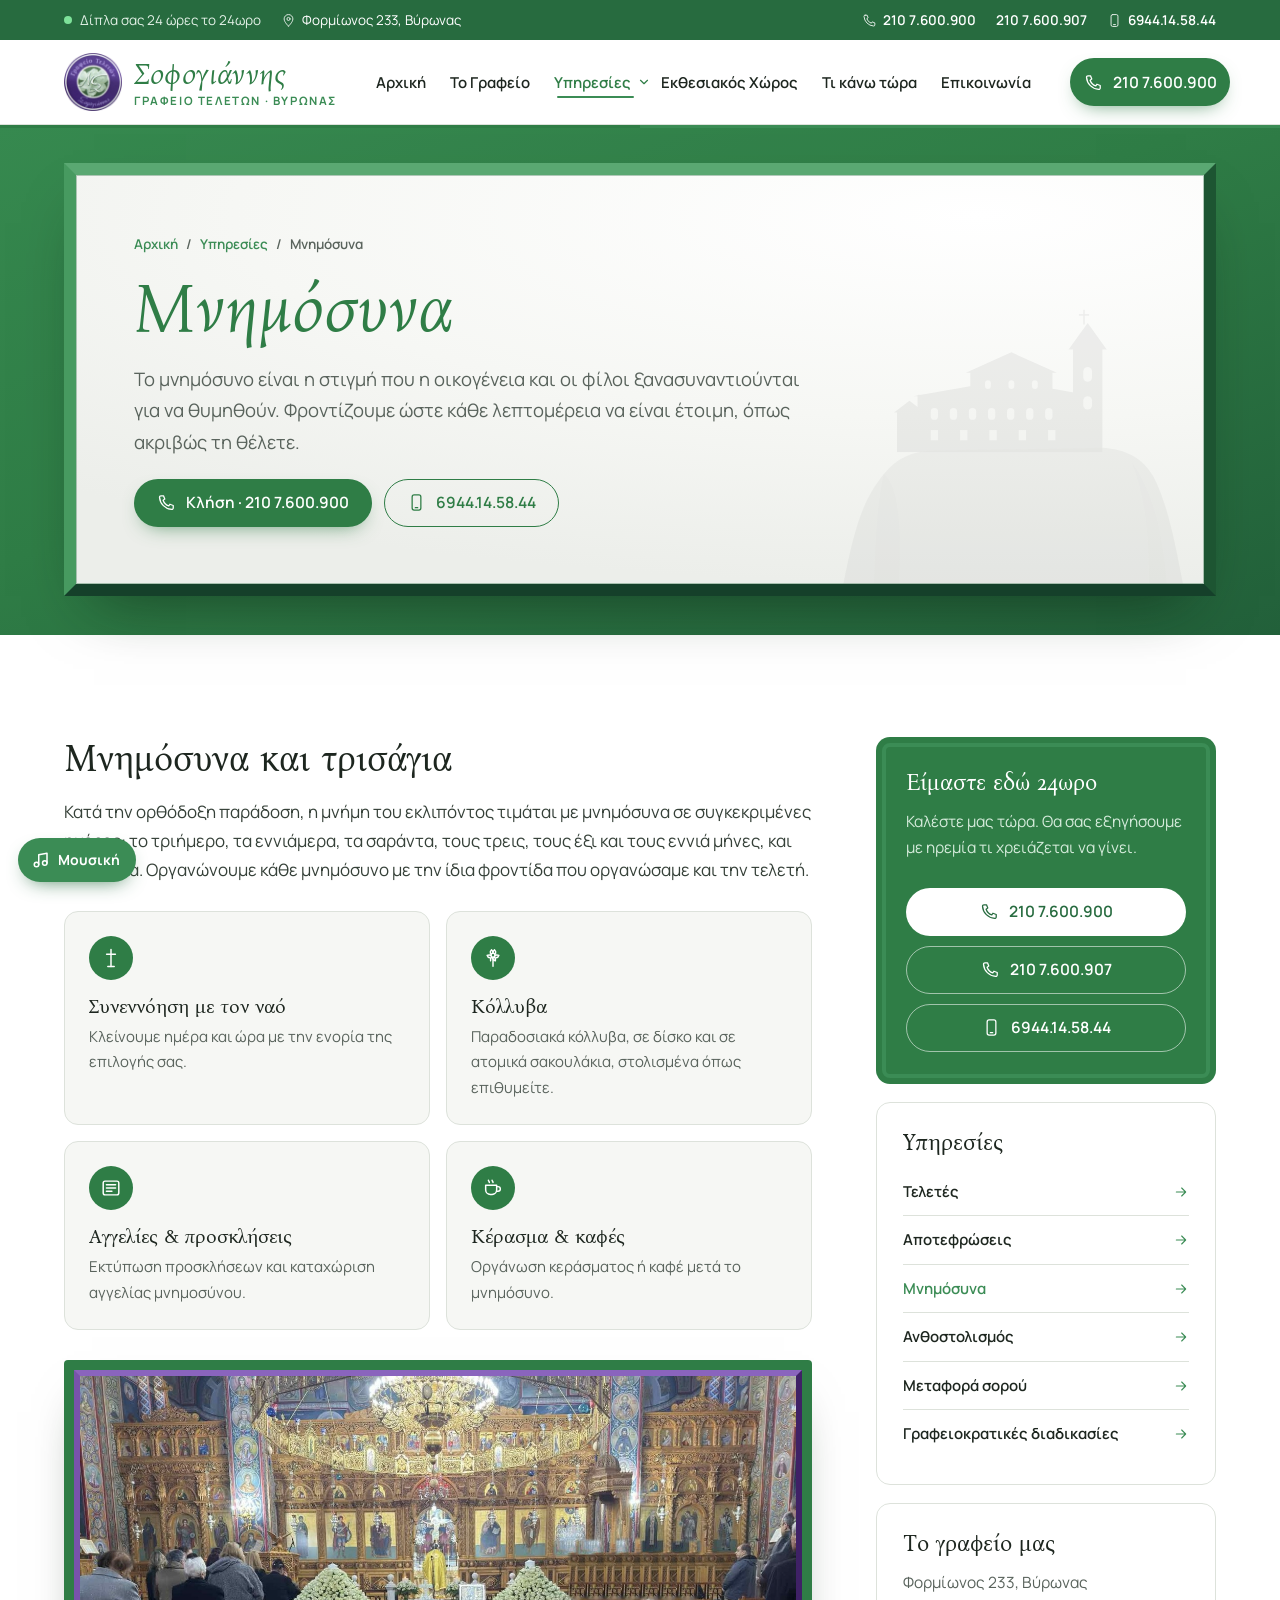
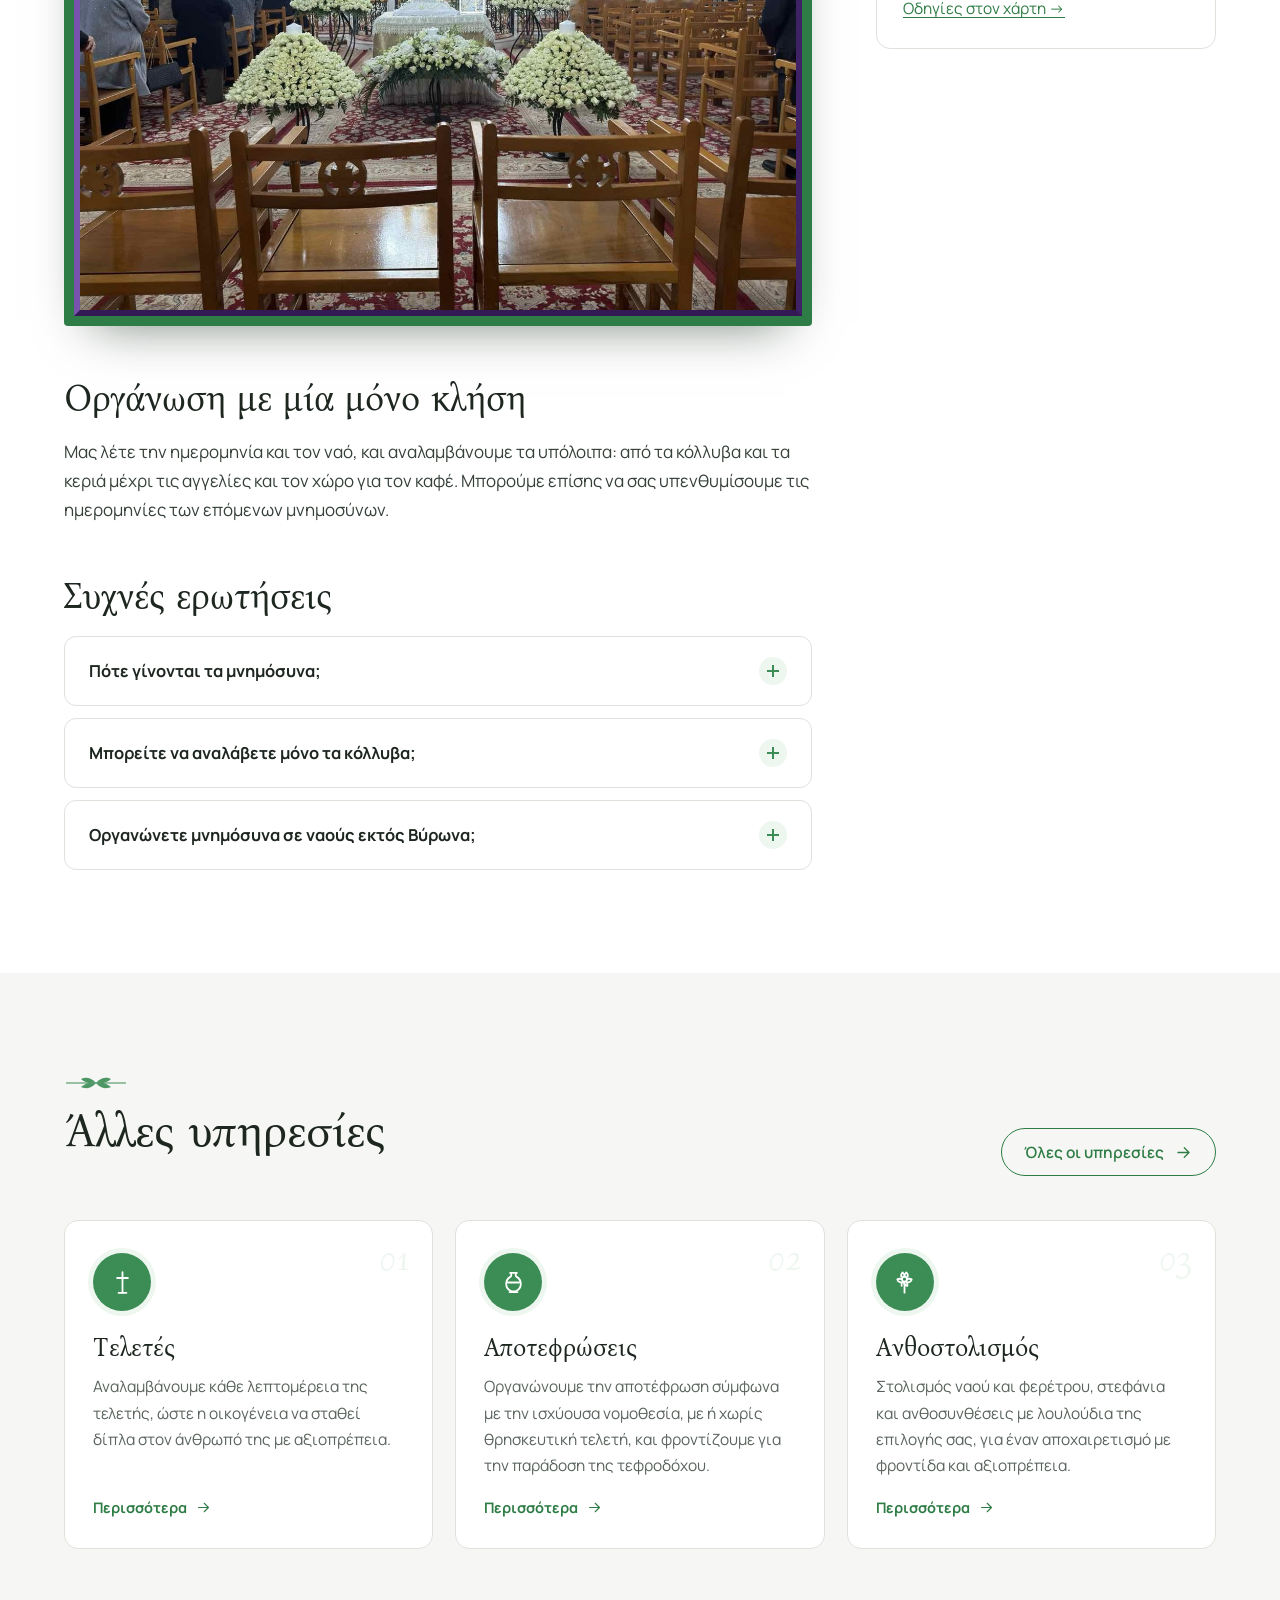
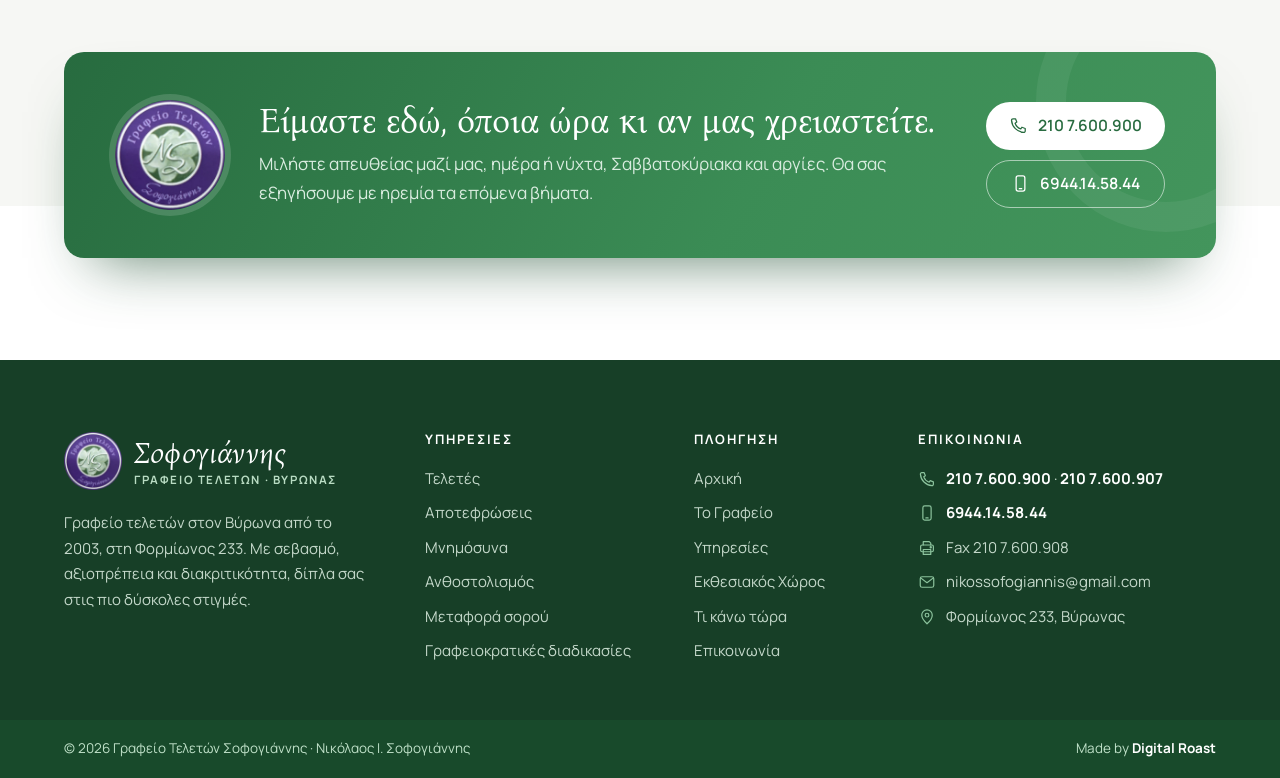
<file: ypiresies/mnimosyna/index.html>
<!DOCTYPE html>
<html lang="el">
<head>
  <meta charset="UTF-8">
  <meta name="viewport" content="width=device-width, initial-scale=1">
  <title>Μνημόσυνα Βύρωνας · Κόλλυβα, 40ήμερα, Ετήσια · Σοφογιάννης</title>
  <meta name="description" content="Οργάνωση μνημοσύνων στον Βύρωνα: 9ήμερα, 40ήμερα, εξάμηνα, ετήσια. Κόλλυβα, ναός, αγγελίες, καφές παρηγοριάς. Γραφείο Τελετών Σοφογιάννης, 210 7.600.900.">
  <meta name="robots" content="index, follow, max-image-preview:large, max-snippet:-1">
  <meta name="theme-color" content="#2f7d46">
  <link rel="canonical" href="https://teletessofogiannisvyronas.gr/ypiresies/mnimosyna/">
  <meta property="og:type" content="website">
  <meta property="og:locale" content="el_GR">
  <meta property="og:site_name" content="Γραφείο Τελετών Σοφογιάννης · Βύρωνας">
  <meta property="og:title" content="Μνημόσυνα Βύρωνας · Κόλλυβα, 40ήμερα, Ετήσια · Σοφογιάννης">
  <meta property="og:description" content="Οργάνωση μνημοσύνων στον Βύρωνα: 9ήμερα, 40ήμερα, εξάμηνα, ετήσια. Κόλλυβα, ναός, αγγελίες, καφές παρηγοριάς. Γραφείο Τελετών Σοφογιάννης, 210 7.600.900.">
  <meta property="og:url" content="https://teletessofogiannisvyronas.gr/ypiresies/mnimosyna/">
  <meta property="og:image" content="https://teletessofogiannisvyronas.gr/og-image.png?v=9c0b03b7">
  <meta property="og:image:width" content="1200">
  <meta property="og:image:height" content="630">
  <meta property="og:image:alt" content="Γραφείο Τελετών Σοφογιάννης · Βύρωνας">
  <meta name="twitter:card" content="summary_large_image">
  <meta name="twitter:title" content="Μνημόσυνα Βύρωνας · Κόλλυβα, 40ήμερα, Ετήσια · Σοφογιάννης">
  <meta name="twitter:description" content="Οργάνωση μνημοσύνων στον Βύρωνα: 9ήμερα, 40ήμερα, εξάμηνα, ετήσια. Κόλλυβα, ναός, αγγελίες, καφές παρηγοριάς. Γραφείο Τελετών Σοφογιάννης, 210 7.600.900.">
  <meta name="twitter:image" content="https://teletessofogiannisvyronas.gr/og-image.png?v=9c0b03b7">
  <meta name="format-detection" content="telephone=no">
  <link rel="icon" href="/favicon.ico?v=9c0b03b7" sizes="48x48">
  <link rel="icon" href="/favicon-96.png?v=9c0b03b7" sizes="96x96" type="image/png">
  <link rel="manifest" href="/site.webmanifest">
  <link rel="apple-touch-icon" href="/apple-touch-icon.png?v=9c0b03b7">
  <link rel="preconnect" href="https://fonts.googleapis.com">
  <link rel="preconnect" href="https://fonts.gstatic.com" crossorigin>
  <link href="https://fonts.googleapis.com/css2?family=Bona+Nova:ital,wght@0,400;0,700;1,400&family=Manrope:wght@400;500;600;700&display=swap" rel="stylesheet">
  <link rel="stylesheet" href="/css/style.css?v=ce2c2ff8">
  <script>document.documentElement.classList.add("js")</script>
  <script type="application/ld+json">
{
  "@context": "https://schema.org",
  "@graph": [
    {
      "@type": "WebSite",
      "@id": "https://teletessofogiannisvyronas.gr/#website",
      "url": "https://teletessofogiannisvyronas.gr/",
      "name": "Γραφείο Τελετών Σοφογιάννης · Βύρωνας",
      "inLanguage": "el",
      "publisher": {
        "@id": "https://teletessofogiannisvyronas.gr/#funeralhome"
      }
    },
    {
      "@type": [
        "FuneralHome",
        "LocalBusiness"
      ],
      "@id": "https://teletessofogiannisvyronas.gr/#funeralhome",
      "name": "Γραφείο Τελετών Σοφογιάννης · Βύρωνας",
      "alternateName": [
        "Γραφείο Τελετών Σοφογιάννης",
        "Σοφογιάννης Γραφείο Τελετών",
        "Γραφείο Τελετών Βύρωνας Σοφογιάννης",
        "Sofogiannis Funeral Home"
      ],
      "description": "Γραφείο τελετών στον Βύρωνα από το 2003, Φορμίωνος 233. Τελετές, αποτεφρώσεις, μνημόσυνα, ανθοστολισμός, μεταφορά σορού και διεκπεραίωση γραφειοκρατικών διαδικασιών, 24 ώρες το 24ωρο.",
      "url": "https://teletessofogiannisvyronas.gr/",
      "image": [
        "https://teletessofogiannisvyronas.gr/og-image.png",
        "https://teletessofogiannisvyronas.gr/images/prosopsi-3.jpg",
        "https://teletessofogiannisvyronas.gr/images/nikolaos-sofogiannis.jpg"
      ],
      "logo": "https://teletessofogiannisvyronas.gr/logo.png",
      "telephone": [
        "+302107600900",
        "+302107600907",
        "+306944145844"
      ],
      "faxNumber": "+302107600908",
      "email": "nikossofogiannis@gmail.com",
      "founder": {
        "@type": "Person",
        "name": "Νικόλαος Σοφογιάννης"
      },
      "foundingDate": "2003",
      "address": {
        "@type": "PostalAddress",
        "streetAddress": "Φορμίωνος 233",
        "addressLocality": "Βύρωνας",
        "addressRegion": "Αττική",
        "addressCountry": "GR"
      },
      "hasMap": "https://www.google.com/maps/search/?api=1&query=Φορμίωνος+233,+Βύρωνας",
      "contactPoint": [
        {
          "@type": "ContactPoint",
          "telephone": "+302107600900",
          "contactType": "customer service",
          "availableLanguage": [
            "el"
          ]
        },
        {
          "@type": "ContactPoint",
          "telephone": "+306944145844",
          "contactType": "emergency",
          "availableLanguage": [
            "el"
          ],
          "hoursAvailable": {
            "@type": "OpeningHoursSpecification",
            "opens": "00:00",
            "closes": "23:59",
            "dayOfWeek": [
              "Monday",
              "Tuesday",
              "Wednesday",
              "Thursday",
              "Friday",
              "Saturday",
              "Sunday"
            ]
          }
        }
      ],
      "openingHoursSpecification": {
        "@type": "OpeningHoursSpecification",
        "dayOfWeek": [
          "Monday",
          "Tuesday",
          "Wednesday",
          "Thursday",
          "Friday",
          "Saturday",
          "Sunday"
        ],
        "opens": "00:00",
        "closes": "23:59"
      },
      "areaServed": [
        {
          "@type": "Place",
          "name": "Βύρωνας"
        },
        {
          "@type": "Place",
          "name": "Καισαριανή"
        },
        {
          "@type": "Place",
          "name": "Παγκράτι"
        },
        {
          "@type": "Place",
          "name": "Υμηττός"
        },
        {
          "@type": "Place",
          "name": "Ζωγράφου"
        },
        {
          "@type": "Place",
          "name": "Ηλιούπολη"
        },
        {
          "@type": "Place",
          "name": "Δάφνη"
        },
        {
          "@type": "Place",
          "name": "Άγιος Δημήτριος"
        },
        {
          "@type": "Place",
          "name": "Νέα Σμύρνη"
        },
        {
          "@type": "Place",
          "name": "Μετς"
        },
        {
          "@type": "Place",
          "name": "Αθήνα"
        },
        {
          "@type": "AdministrativeArea",
          "name": "Αττική"
        },
        {
          "@type": "Country",
          "name": "Ελλάδα"
        }
      ],
      "hasOfferCatalog": {
        "@type": "OfferCatalog",
        "name": "Υπηρεσίες γραφείου τελετών",
        "itemListElement": [
          {
            "@type": "Offer",
            "itemOffered": {
              "@type": "Service",
              "name": "Τελετές",
              "url": "https://teletessofogiannisvyronas.gr/ypiresies/kideies/"
            }
          },
          {
            "@type": "Offer",
            "itemOffered": {
              "@type": "Service",
              "name": "Αποτεφρώσεις",
              "url": "https://teletessofogiannisvyronas.gr/ypiresies/apotefroseis/"
            }
          },
          {
            "@type": "Offer",
            "itemOffered": {
              "@type": "Service",
              "name": "Μνημόσυνα",
              "url": "https://teletessofogiannisvyronas.gr/ypiresies/mnimosyna/"
            }
          },
          {
            "@type": "Offer",
            "itemOffered": {
              "@type": "Service",
              "name": "Ανθοστολισμός",
              "url": "https://teletessofogiannisvyronas.gr/ypiresies/anthostolismos/"
            }
          },
          {
            "@type": "Offer",
            "itemOffered": {
              "@type": "Service",
              "name": "Μεταφορά σορού",
              "url": "https://teletessofogiannisvyronas.gr/ypiresies/metafora-sorou/"
            }
          },
          {
            "@type": "Offer",
            "itemOffered": {
              "@type": "Service",
              "name": "Γραφειοκρατικές διαδικασίες",
              "url": "https://teletessofogiannisvyronas.gr/ypiresies/diadikasies/"
            }
          }
        ]
      }
    },
    {
      "@type": "WebPage",
      "@id": "https://teletessofogiannisvyronas.gr/ypiresies/mnimosyna/#webpage",
      "url": "https://teletessofogiannisvyronas.gr/ypiresies/mnimosyna/",
      "name": "Μνημόσυνα Βύρωνας · Κόλλυβα, 40ήμερα, Ετήσια · Σοφογιάννης",
      "description": "Οργάνωση μνημοσύνων στον Βύρωνα: 9ήμερα, 40ήμερα, εξάμηνα, ετήσια. Κόλλυβα, ναός, αγγελίες, καφές παρηγοριάς. Γραφείο Τελετών Σοφογιάννης, 210 7.600.900.",
      "inLanguage": "el",
      "isPartOf": {
        "@id": "https://teletessofogiannisvyronas.gr/#website"
      },
      "about": {
        "@id": "https://teletessofogiannisvyronas.gr/#funeralhome"
      }
    },
    {
      "@type": "BreadcrumbList",
      "itemListElement": [
        {
          "@type": "ListItem",
          "position": 1,
          "name": "Αρχική",
          "item": "https://teletessofogiannisvyronas.gr/"
        },
        {
          "@type": "ListItem",
          "position": 2,
          "name": "Υπηρεσίες",
          "item": "https://teletessofogiannisvyronas.gr/ypiresies/"
        },
        {
          "@type": "ListItem",
          "position": 3,
          "name": "Μνημόσυνα",
          "item": "https://teletessofogiannisvyronas.gr/ypiresies/mnimosyna/"
        }
      ]
    },
    {
      "@type": "Service",
      "name": "Μνημόσυνα",
      "serviceType": "Μνημόσυνα",
      "description": "Οργάνωση μνημοσύνων στον Βύρωνα: 9ήμερα, 40ήμερα, εξάμηνα, ετήσια. Κόλλυβα, ναός, αγγελίες, καφές παρηγοριάς. Γραφείο Τελετών Σοφογιάννης, 210 7.600.900.",
      "url": "https://teletessofogiannisvyronas.gr/ypiresies/mnimosyna/",
      "provider": {
        "@id": "https://teletessofogiannisvyronas.gr/#funeralhome"
      },
      "areaServed": {
        "@type": "AdministrativeArea",
        "name": "Αττική"
      }
    },
    {
      "@type": "FAQPage",
      "mainEntity": [
        {
          "@type": "Question",
          "name": "Πότε γίνονται τα μνημόσυνα;",
          "acceptedAnswer": {
            "@type": "Answer",
            "text": "Συνήθως στις 3 και 9 ημέρες, στις 40 ημέρες, στους 3 και 6 μήνες, και στον 1 χρόνο από τον θάνατο. Τα μνημόσυνα τελούνται συνήθως Σάββατο ή Κυριακή μετά τη Θεία Λειτουργία."
          }
        },
        {
          "@type": "Question",
          "name": "Μπορείτε να αναλάβετε μόνο τα κόλλυβα;",
          "acceptedAnswer": {
            "@type": "Answer",
            "text": "Ναι. Μπορείτε να μας αναθέσετε όλη την οργάνωση ή μόνο όσα χρειάζεστε, όπως τα κόλλυβα ή την αγγελία."
          }
        },
        {
          "@type": "Question",
          "name": "Οργανώνετε μνημόσυνα σε ναούς εκτός Βύρωνα;",
          "acceptedAnswer": {
            "@type": "Answer",
            "text": "Φυσικά. Οργανώνουμε μνημόσυνα σε ναούς σε όλη την Αττική."
          }
        }
      ]
    }
  ]
}
  </script>
</head>
<body>
<a class="skip" href="#main">Μετάβαση στο περιεχόμενο</a>
<div class="topbar">
  <div class="wrap">
    <div class="tb-left"><span><span class="dot"></span>Δίπλα σας 24 ώρες το 24ωρο</span><a class="hide-sm" href="https://www.google.com/maps/search/?api=1&query=Φορμίωνος+233,+Βύρωνας" target="_blank" rel="noopener"><svg viewBox="0 0 24 24" fill="none" stroke="currentColor" stroke-width="1.6" stroke-linecap="round" stroke-linejoin="round" aria-hidden="true"><path d="M12 21s-7-6.2-7-11.5a7 7 0 0 1 14 0C19 14.8 12 21 12 21z"/><circle cx="12" cy="9.5" r="2.5"/></svg>Φορμίωνος 233, Βύρωνας</a></div>
    <div class="tb-right"><a href="tel:+302107600900"><svg viewBox="0 0 24 24" fill="none" stroke="currentColor" stroke-width="1.6" stroke-linecap="round" stroke-linejoin="round" aria-hidden="true"><path d="M5 3.5h3.2l1.6 4.2-2.1 1.4a11.5 11.5 0 0 0 7.2 7.2l1.4-2.1 4.2 1.6V19a1.8 1.8 0 0 1-2 1.8A16.5 16.5 0 0 1 3.2 5.5 1.8 1.8 0 0 1 5 3.5z"/></svg>210 7.600.900</a><a class="hide-sm" href="tel:+302107600907">210 7.600.907</a><a href="tel:+306944145844"><svg viewBox="0 0 24 24" fill="none" stroke="currentColor" stroke-width="1.6" stroke-linecap="round" stroke-linejoin="round" aria-hidden="true"><rect x="6.5" y="2.5" width="11" height="19" rx="2.5"/><path d="M10.5 18.5h3"/></svg>6944.14.58.44</a></div>
  </div>
</div>
<header class="site-header">
  <div class="wrap">
    <a class="brand" href="/" aria-label="Γραφείο Τελετών Σοφογιάννης · Βύρωνας, αρχική σελίδα">
        <img class="brand-mark" src="/images/logo-emblem.webp?v=9c0b03b7" alt="" width="58" height="58">
        <span class="brand-text"><span class="brand-name">Σοφογιάννης</span><span class="brand-sub">Γραφείο Τελετών · Βύρωνας</span></span>
      </a>
    <nav class="nav" aria-label="Κύρια πλοήγηση">
      <a href="/">Αρχική</a><a href="/to-grafeio/">Το Γραφείο</a><div class="dd active">
          <button type="button" aria-expanded="false" aria-haspopup="true">Υπηρεσίες <svg viewBox="0 0 24 24" fill="none" stroke="currentColor" stroke-width="2" stroke-linecap="round" stroke-linejoin="round" aria-hidden="true"><path d="m6 9 6 6 6-6"/></svg></button>
          <div class="dd-menu"><a href="/ypiresies/kideies/"><span class="ic"><svg viewBox="0 0 24 24" fill="none" stroke="currentColor" stroke-width="1.6" stroke-linecap="round" stroke-linejoin="round" aria-hidden="true"><path d="M12 2.8v18.4M7.2 8h9.6"/><path d="M8.5 21.2h7"/></svg></span><span><strong>Τελετές</strong><small>Οργάνωση τελετής από την αρχή ως το τέλος</small></span></a><a href="/ypiresies/apotefroseis/"><span class="ic"><svg viewBox="0 0 24 24" fill="none" stroke="currentColor" stroke-width="1.6" stroke-linecap="round" stroke-linejoin="round" aria-hidden="true"><path d="M9 3.5h6M10 3.5v2.2c0 .6-.4 1-.9 1.3C6.8 8.4 5.5 10.6 5.5 13.2c0 3.4 2.4 6 5.2 6.8h2.6c2.8-.8 5.2-3.4 5.2-6.8 0-2.6-1.3-4.8-3.6-6.2-.5-.3-.9-.7-.9-1.3V3.5"/><path d="M8.5 20.5h7M7 12h10"/></svg></span><span><strong>Αποτεφρώσεις</strong><small>Οργάνωση αποτέφρωσης & τεφροδόχοι</small></span></a><a href="/ypiresies/mnimosyna/"><span class="ic"><svg viewBox="0 0 24 24" fill="none" stroke="currentColor" stroke-width="1.6" stroke-linecap="round" stroke-linejoin="round" aria-hidden="true"><path d="M12 2.5c1.5 1.8 2.3 3 2.3 4.2a2.3 2.3 0 0 1-4.6 0c0-1.2.8-2.4 2.3-4.2z"/><rect x="9" y="10.5" width="6" height="11" rx="1"/><path d="M6.5 21.5h11"/></svg></span><span><strong>Μνημόσυνα</strong><small>Τρισάγια, 40ήμερα, ετήσια μνημόσυνα</small></span></a><a href="/ypiresies/anthostolismos/"><span class="ic"><svg viewBox="0 0 24 24" fill="none" stroke="currentColor" stroke-width="1.6" stroke-linecap="round" stroke-linejoin="round" aria-hidden="true"><circle cx="12" cy="9" r="2.2"/><path d="M12 6.8c0-2.4 1.6-3.8 1.6-3.8s1.9 1.6 1.2 3.9M14.2 9c2.2-.8 4.2.2 4.2.2s-.6 2.4-3 2.6M13.6 11c1.4 1.9 1 4 1 4s-2.4-.3-3-2.6M10.4 11c-1.4 1.9-1 4-1 4M9.8 9c-2.2-.8-4.2.2-4.2.2s.6 2.4 3 2.6M12 6.8C12 4.4 10.4 3 10.4 3s-1.9 1.6-1.2 3.9"/><path d="M12 11.2V21"/></svg></span><span><strong>Ανθοστολισμός</strong><small>Στολισμός ναού, φερέτρου & στεφάνια</small></span></a><a href="/ypiresies/metafora-sorou/"><span class="ic"><svg viewBox="0 0 24 24" fill="none" stroke="currentColor" stroke-width="1.6" stroke-linecap="round" stroke-linejoin="round" aria-hidden="true"><path d="M21 4.5 3.5 11.2l6 2.3 2.3 6L21 4.5z"/><path d="m9.5 13.5 4.2-4.2"/></svg></span><span><strong>Μεταφορά σορού</strong><small>Σε όλη την Ελλάδα & επαναπατρισμός</small></span></a><a href="/ypiresies/diadikasies/"><span class="ic"><svg viewBox="0 0 24 24" fill="none" stroke="currentColor" stroke-width="1.6" stroke-linecap="round" stroke-linejoin="round" aria-hidden="true"><path d="M14 3H7a2 2 0 0 0-2 2v14a2 2 0 0 0 2 2h10a2 2 0 0 0 2-2V8z"/><path d="M14 3v5h5M8.5 13h7M8.5 16.5h5"/></svg></span><span><strong>Γραφειοκρατικές διαδικασίες</strong><small>Δικαιολογητικά, ληξιαρχείο, ασφαλιστικά</small></span></a><a class="all" href="/ypiresies/">Όλες οι υπηρεσίες <svg viewBox="0 0 24 24" fill="none" stroke="currentColor" stroke-width="1.6" stroke-linecap="round" stroke-linejoin="round" aria-hidden="true"><path d="M5 12h14M13 6l6 6-6 6"/></svg></a></div>
        </div><a href="/ekthesiakos-xoros/">Εκθεσιακός Χώρος</a><a href="/ti-kano-tora/">Τι κάνω τώρα</a><a href="/epikoinonia/">Επικοινωνία</a>
    </nav>
    <div class="header-cta">
      <a class="btn btn-primary" href="tel:+302107600900"><svg viewBox="0 0 24 24" fill="none" stroke="currentColor" stroke-width="1.6" stroke-linecap="round" stroke-linejoin="round" aria-hidden="true"><path d="M5 3.5h3.2l1.6 4.2-2.1 1.4a11.5 11.5 0 0 0 7.2 7.2l1.4-2.1 4.2 1.6V19a1.8 1.8 0 0 1-2 1.8A16.5 16.5 0 0 1 3.2 5.5 1.8 1.8 0 0 1 5 3.5z"/></svg><span>210 7.600.900</span></a>
      <button class="menu-toggle" type="button" aria-label="Μενού" aria-expanded="false" aria-controls="mobile-nav"><span></span></button>
    </div>
  </div>
</header>
<nav class="mobile-nav" id="mobile-nav" aria-label="Πλοήγηση κινητού">
  <a href="/">Αρχική</a><a href="/to-grafeio/">Το Γραφείο</a><a href="/ypiresies/">Υπηρεσίες</a><div class="sub"><a href="/ypiresies/kideies/">Τελετές</a><a href="/ypiresies/apotefroseis/">Αποτεφρώσεις</a><a href="/ypiresies/mnimosyna/">Μνημόσυνα</a><a href="/ypiresies/anthostolismos/">Ανθοστολισμός</a><a href="/ypiresies/metafora-sorou/">Μεταφορά σορού</a><a href="/ypiresies/diadikasies/">Γραφειοκρατικές διαδικασίες</a></div><a href="/ekthesiakos-xoros/">Εκθεσιακός Χώρος</a><a href="/ti-kano-tora/">Τι κάνω τώρα</a><a href="/epikoinonia/">Επικοινωνία</a>
  <div class="m-contact">
    <a class="btn btn-primary" href="tel:+302107600900"><svg viewBox="0 0 24 24" fill="none" stroke="currentColor" stroke-width="1.6" stroke-linecap="round" stroke-linejoin="round" aria-hidden="true"><path d="M5 3.5h3.2l1.6 4.2-2.1 1.4a11.5 11.5 0 0 0 7.2 7.2l1.4-2.1 4.2 1.6V19a1.8 1.8 0 0 1-2 1.8A16.5 16.5 0 0 1 3.2 5.5 1.8 1.8 0 0 1 5 3.5z"/></svg>Κλήση 210 7.600.900</a>
    <a class="btn btn-ghost" href="tel:+306944145844"><svg viewBox="0 0 24 24" fill="none" stroke="currentColor" stroke-width="1.6" stroke-linecap="round" stroke-linejoin="round" aria-hidden="true"><rect x="6.5" y="2.5" width="11" height="19" rx="2.5"/><path d="M10.5 18.5h3"/></svg>Κινητό 6944.14.58.44</a>
  </div>
</nav>
<main id="main">
<section class="page-hero">
  <div class="wrap">
    <div class="bevel">
      <div class="panel">
        <img class="panel-art" src="/images/monastery.svg" alt="" aria-hidden="true">
        <nav class="breadcrumbs" aria-label="Διαδρομή"><a href="/">Αρχική</a><span aria-hidden="true">/</span><a href="/ypiresies/">Υπηρεσίες</a><span aria-hidden="true">/</span><span aria-current="page">Μνημόσυνα</span></nav>
        <h1>Μνημόσυνα</h1>
        <p class="lead">Το μνημόσυνο είναι η στιγμή που η οικογένεια και οι φίλοι ξανασυναντιούνται για να θυμηθούν. Φροντίζουμε ώστε κάθε λεπτομέρεια να είναι έτοιμη, όπως ακριβώς τη θέλετε.</p>
        <div class="hero-actions">
        <a class="btn btn-primary" href="tel:+302107600900"><svg viewBox="0 0 24 24" fill="none" stroke="currentColor" stroke-width="1.6" stroke-linecap="round" stroke-linejoin="round" aria-hidden="true"><path d="M5 3.5h3.2l1.6 4.2-2.1 1.4a11.5 11.5 0 0 0 7.2 7.2l1.4-2.1 4.2 1.6V19a1.8 1.8 0 0 1-2 1.8A16.5 16.5 0 0 1 3.2 5.5 1.8 1.8 0 0 1 5 3.5z"/></svg>Κλήση · 210 7.600.900</a>
        <a class="btn btn-ghost" href="tel:+306944145844"><svg viewBox="0 0 24 24" fill="none" stroke="currentColor" stroke-width="1.6" stroke-linecap="round" stroke-linejoin="round" aria-hidden="true"><rect x="6.5" y="2.5" width="11" height="19" rx="2.5"/><path d="M10.5 18.5h3"/></svg>6944.14.58.44</a>
      </div>
      </div>
    </div>
  </div>
</section>

<section class="section">
  <div class="wrap content-grid">
    <article class="prose">
      
<h2>Μνημόσυνα και τρισάγια</h2>
<p>Κατά την ορθόδοξη παράδοση, η μνήμη του εκλιπόντος τιμάται με μνημόσυνα σε συγκεκριμένες ημέρες: το τριήμερο, τα εννιάμερα, τα σαράντα, τους τρεις, τους έξι και τους εννιά μήνες, και τα ετήσια. Οργανώνουμε κάθε μνημόσυνο με την ίδια φροντίδα που οργανώσαμε και την τελετή.</p>
<div class="feature-grid"><div class="feature"><span class="ic"><svg viewBox="0 0 24 24" fill="none" stroke="currentColor" stroke-width="1.6" stroke-linecap="round" stroke-linejoin="round" aria-hidden="true"><path d="M12 2.8v18.4M7.2 8h9.6"/><path d="M8.5 21.2h7"/></svg></span><h3>Συνεννόηση με τον ναό</h3><p>Κλείνουμε ημέρα και ώρα με την ενορία της επιλογής σας.</p></div><div class="feature"><span class="ic"><svg viewBox="0 0 24 24" fill="none" stroke="currentColor" stroke-width="1.6" stroke-linecap="round" stroke-linejoin="round" aria-hidden="true"><circle cx="12" cy="9" r="2.2"/><path d="M12 6.8c0-2.4 1.6-3.8 1.6-3.8s1.9 1.6 1.2 3.9M14.2 9c2.2-.8 4.2.2 4.2.2s-.6 2.4-3 2.6M13.6 11c1.4 1.9 1 4 1 4s-2.4-.3-3-2.6M10.4 11c-1.4 1.9-1 4-1 4M9.8 9c-2.2-.8-4.2.2-4.2.2s.6 2.4 3 2.6M12 6.8C12 4.4 10.4 3 10.4 3s-1.9 1.6-1.2 3.9"/><path d="M12 11.2V21"/></svg></span><h3>Κόλλυβα</h3><p>Παραδοσιακά κόλλυβα, σε δίσκο και σε ατομικά σακουλάκια, στολισμένα όπως επιθυμείτε.</p></div><div class="feature"><span class="ic"><svg viewBox="0 0 24 24" fill="none" stroke="currentColor" stroke-width="1.6" stroke-linecap="round" stroke-linejoin="round" aria-hidden="true"><rect x="3.5" y="4.5" width="17" height="15" rx="2"/><path d="M7 8.5h10M7 12h10M7 15.5h6"/></svg></span><h3>Αγγελίες & προσκλήσεις</h3><p>Εκτύπωση προσκλήσεων και καταχώριση αγγελίας μνημοσύνου.</p></div><div class="feature"><span class="ic"><svg viewBox="0 0 24 24" fill="none" stroke="currentColor" stroke-width="1.6" stroke-linecap="round" stroke-linejoin="round" aria-hidden="true"><path d="M4 9h12v5a5 5 0 0 1-5 5H9a5 5 0 0 1-5-5z"/><path d="M16 10.5h1.5a2.5 2.5 0 0 1 0 5H16M7 3.5c0 1.2 1 1.2 1 2.4M11 3.5c0 1.2 1 1.2 1 2.4"/></svg></span><h3>Κέρασμα & καφές</h3><p>Οργάνωση κεράσματος ή καφέ μετά το μνημόσυνο.</p></div></div>
<figure class="photo"><img src="/images/mnimosyno-naos.jpg" alt="Ναός στολισμένος για μνημόσυνο με συνθέσεις από λευκά τριαντάφυλλα και κεριά" width="1400" height="1050" loading="lazy" decoding="async" style="object-position:center"></figure>
<h2>Οργάνωση με μία μόνο κλήση</h2>
<p>Μας λέτε την ημερομηνία και τον ναό, και αναλαμβάνουμε τα υπόλοιπα: από τα κόλλυβα και τα κεριά μέχρι τις αγγελίες και τον χώρο για τον καφέ. Μπορούμε επίσης να σας υπενθυμίσουμε τις ημερομηνίες των επόμενων μνημοσύνων.</p>

      <h2>Συχνές ερωτήσεις</h2>
      <div class="faq"><details><summary>Πότε γίνονται τα μνημόσυνα;<span class="pm" aria-hidden="true"></span></summary><div class="ans"><p>Συνήθως στις 3 και 9 ημέρες, στις 40 ημέρες, στους 3 και 6 μήνες, και στον 1 χρόνο από τον θάνατο. Τα μνημόσυνα τελούνται συνήθως Σάββατο ή Κυριακή μετά τη Θεία Λειτουργία.</p></div></details><details><summary>Μπορείτε να αναλάβετε μόνο τα κόλλυβα;<span class="pm" aria-hidden="true"></span></summary><div class="ans"><p>Ναι. Μπορείτε να μας αναθέσετε όλη την οργάνωση ή μόνο όσα χρειάζεστε, όπως τα κόλλυβα ή την αγγελία.</p></div></details><details><summary>Οργανώνετε μνημόσυνα σε ναούς εκτός Βύρωνα;<span class="pm" aria-hidden="true"></span></summary><div class="ans"><p>Φυσικά. Οργανώνουμε μνημόσυνα σε ναούς σε όλη την Αττική.</p></div></details></div>
    </article>
    <aside class="sidebar">
      <div class="side-card dark">
        <h3>Είμαστε εδώ 24ωρο</h3>
        <p>Καλέστε μας τώρα. Θα σας εξηγήσουμε με ηρεμία τι χρειάζεται να γίνει.</p>
        <a class="btn btn-light" href="tel:+302107600900"><svg viewBox="0 0 24 24" fill="none" stroke="currentColor" stroke-width="1.6" stroke-linecap="round" stroke-linejoin="round" aria-hidden="true"><path d="M5 3.5h3.2l1.6 4.2-2.1 1.4a11.5 11.5 0 0 0 7.2 7.2l1.4-2.1 4.2 1.6V19a1.8 1.8 0 0 1-2 1.8A16.5 16.5 0 0 1 3.2 5.5 1.8 1.8 0 0 1 5 3.5z"/></svg>210 7.600.900</a>
        <a class="btn btn-outline-light" href="tel:+302107600907"><svg viewBox="0 0 24 24" fill="none" stroke="currentColor" stroke-width="1.6" stroke-linecap="round" stroke-linejoin="round" aria-hidden="true"><path d="M5 3.5h3.2l1.6 4.2-2.1 1.4a11.5 11.5 0 0 0 7.2 7.2l1.4-2.1 4.2 1.6V19a1.8 1.8 0 0 1-2 1.8A16.5 16.5 0 0 1 3.2 5.5 1.8 1.8 0 0 1 5 3.5z"/></svg>210 7.600.907</a>
        <a class="btn btn-outline-light" href="tel:+306944145844"><svg viewBox="0 0 24 24" fill="none" stroke="currentColor" stroke-width="1.6" stroke-linecap="round" stroke-linejoin="round" aria-hidden="true"><rect x="6.5" y="2.5" width="11" height="19" rx="2.5"/><path d="M10.5 18.5h3"/></svg>6944.14.58.44</a>
      </div>
      <div class="side-card">
        <h3>Υπηρεσίες</h3>
        <ul class="side-links"><li><a href="/ypiresies/kideies/">Τελετές<svg viewBox="0 0 24 24" fill="none" stroke="currentColor" stroke-width="1.6" stroke-linecap="round" stroke-linejoin="round" aria-hidden="true"><path d="M5 12h14M13 6l6 6-6 6"/></svg></a></li><li><a href="/ypiresies/apotefroseis/">Αποτεφρώσεις<svg viewBox="0 0 24 24" fill="none" stroke="currentColor" stroke-width="1.6" stroke-linecap="round" stroke-linejoin="round" aria-hidden="true"><path d="M5 12h14M13 6l6 6-6 6"/></svg></a></li><li><a href="/ypiresies/mnimosyna/" aria-current="page">Μνημόσυνα<svg viewBox="0 0 24 24" fill="none" stroke="currentColor" stroke-width="1.6" stroke-linecap="round" stroke-linejoin="round" aria-hidden="true"><path d="M5 12h14M13 6l6 6-6 6"/></svg></a></li><li><a href="/ypiresies/anthostolismos/">Ανθοστολισμός<svg viewBox="0 0 24 24" fill="none" stroke="currentColor" stroke-width="1.6" stroke-linecap="round" stroke-linejoin="round" aria-hidden="true"><path d="M5 12h14M13 6l6 6-6 6"/></svg></a></li><li><a href="/ypiresies/metafora-sorou/">Μεταφορά σορού<svg viewBox="0 0 24 24" fill="none" stroke="currentColor" stroke-width="1.6" stroke-linecap="round" stroke-linejoin="round" aria-hidden="true"><path d="M5 12h14M13 6l6 6-6 6"/></svg></a></li><li><a href="/ypiresies/diadikasies/">Γραφειοκρατικές διαδικασίες<svg viewBox="0 0 24 24" fill="none" stroke="currentColor" stroke-width="1.6" stroke-linecap="round" stroke-linejoin="round" aria-hidden="true"><path d="M5 12h14M13 6l6 6-6 6"/></svg></a></li></ul>
      </div>
      <div class="side-card">
        <h3>Το γραφείο μας</h3>
        <p>Φορμίωνος 233, Βύρωνας<br><a href="https://www.google.com/maps/search/?api=1&query=Φορμίωνος+233,+Βύρωνας" target="_blank" rel="noopener">Οδηγίες στον χάρτη →</a></p>
      </div>
    </aside>
  </div>
</section>
<section class="section alt">
  <div class="wrap">
    <div class="section-head">
      <div class="sec-title"><svg class="leaf" viewBox="0 0 64 16" aria-hidden="true"><path d="M2 8h60" stroke="currentColor" stroke-width="1"/><path d="M32 8c-5-6-11-6-15-4 4 4 10 5 15 4zM32 8c5-6 11-6 15-4-4 4-10 5-15 4zM32 8c-5 6-11 6-15 4 4-4 10-5 15-4zM32 8c5 6 11 6 15 4-4-4-10-5-15-4z" fill="currentColor" opacity=".9"/></svg><h2>Άλλες υπηρεσίες</h2></div>
      <a class="btn btn-ghost" href="/ypiresies/">Όλες οι υπηρεσίες <svg viewBox="0 0 24 24" fill="none" stroke="currentColor" stroke-width="1.6" stroke-linecap="round" stroke-linejoin="round" aria-hidden="true"><path d="M5 12h14M13 6l6 6-6 6"/></svg></a>
    </div>
    <div class="services-grid three"><a class="service-card" href="/ypiresies/kideies/">
          <span class="num">01</span>
          <span class="ic"><svg viewBox="0 0 24 24" fill="none" stroke="currentColor" stroke-width="1.6" stroke-linecap="round" stroke-linejoin="round" aria-hidden="true"><path d="M12 2.8v18.4M7.2 8h9.6"/><path d="M8.5 21.2h7"/></svg></span>
          <h3>Τελετές</h3>
          <p>Αναλαμβάνουμε κάθε λεπτομέρεια της τελετής, ώστε η οικογένεια να σταθεί δίπλα στον άνθρωπό της με αξιοπρέπεια.</p>
          <span class="more">Περισσότερα <svg viewBox="0 0 24 24" fill="none" stroke="currentColor" stroke-width="1.6" stroke-linecap="round" stroke-linejoin="round" aria-hidden="true"><path d="M5 12h14M13 6l6 6-6 6"/></svg></span>
        </a><a class="service-card" href="/ypiresies/apotefroseis/">
          <span class="num">02</span>
          <span class="ic"><svg viewBox="0 0 24 24" fill="none" stroke="currentColor" stroke-width="1.6" stroke-linecap="round" stroke-linejoin="round" aria-hidden="true"><path d="M9 3.5h6M10 3.5v2.2c0 .6-.4 1-.9 1.3C6.8 8.4 5.5 10.6 5.5 13.2c0 3.4 2.4 6 5.2 6.8h2.6c2.8-.8 5.2-3.4 5.2-6.8 0-2.6-1.3-4.8-3.6-6.2-.5-.3-.9-.7-.9-1.3V3.5"/><path d="M8.5 20.5h7M7 12h10"/></svg></span>
          <h3>Αποτεφρώσεις</h3>
          <p>Οργανώνουμε την αποτέφρωση σύμφωνα με την ισχύουσα νομοθεσία, με ή χωρίς θρησκευτική τελετή, και φροντίζουμε για την παράδοση της τεφροδόχου.</p>
          <span class="more">Περισσότερα <svg viewBox="0 0 24 24" fill="none" stroke="currentColor" stroke-width="1.6" stroke-linecap="round" stroke-linejoin="round" aria-hidden="true"><path d="M5 12h14M13 6l6 6-6 6"/></svg></span>
        </a><a class="service-card" href="/ypiresies/anthostolismos/">
          <span class="num">03</span>
          <span class="ic"><svg viewBox="0 0 24 24" fill="none" stroke="currentColor" stroke-width="1.6" stroke-linecap="round" stroke-linejoin="round" aria-hidden="true"><circle cx="12" cy="9" r="2.2"/><path d="M12 6.8c0-2.4 1.6-3.8 1.6-3.8s1.9 1.6 1.2 3.9M14.2 9c2.2-.8 4.2.2 4.2.2s-.6 2.4-3 2.6M13.6 11c1.4 1.9 1 4 1 4s-2.4-.3-3-2.6M10.4 11c-1.4 1.9-1 4-1 4M9.8 9c-2.2-.8-4.2.2-4.2.2s.6 2.4 3 2.6M12 6.8C12 4.4 10.4 3 10.4 3s-1.9 1.6-1.2 3.9"/><path d="M12 11.2V21"/></svg></span>
          <h3>Ανθοστολισμός</h3>
          <p>Στολισμός ναού και φερέτρου, στεφάνια και ανθοσυνθέσεις με λουλούδια της επιλογής σας, για έναν αποχαιρετισμό με φροντίδα και αξιοπρέπεια.</p>
          <span class="more">Περισσότερα <svg viewBox="0 0 24 24" fill="none" stroke="currentColor" stroke-width="1.6" stroke-linecap="round" stroke-linejoin="round" aria-hidden="true"><path d="M5 12h14M13 6l6 6-6 6"/></svg></span>
        </a></div>
  </div>
</section>
<section class="cta-wrap">
  <div class="wrap">
    <div class="cta-band">
      <img class="cta-emblem" src="/images/logo-emblem.webp?v=9c0b03b7" alt="" width="120" height="120">
      <div>
        <h2>Είμαστε εδώ, όποια ώρα κι αν μας χρειαστείτε.</h2>
        <p>Μιλήστε απευθείας μαζί μας, ημέρα ή νύχτα, Σαββατοκύριακα και αργίες. Θα σας εξηγήσουμε με ηρεμία τα επόμενα βήματα.</p>
      </div>
      <div class="actions">
        <a class="btn btn-light" href="tel:+302107600900"><svg viewBox="0 0 24 24" fill="none" stroke="currentColor" stroke-width="1.6" stroke-linecap="round" stroke-linejoin="round" aria-hidden="true"><path d="M5 3.5h3.2l1.6 4.2-2.1 1.4a11.5 11.5 0 0 0 7.2 7.2l1.4-2.1 4.2 1.6V19a1.8 1.8 0 0 1-2 1.8A16.5 16.5 0 0 1 3.2 5.5 1.8 1.8 0 0 1 5 3.5z"/></svg>210 7.600.900</a>
        <a class="btn btn-outline-light" href="tel:+306944145844"><svg viewBox="0 0 24 24" fill="none" stroke="currentColor" stroke-width="1.6" stroke-linecap="round" stroke-linejoin="round" aria-hidden="true"><rect x="6.5" y="2.5" width="11" height="19" rx="2.5"/><path d="M10.5 18.5h3"/></svg>6944.14.58.44</a>
      </div>
    </div>
  </div>
</section>

</main>
<footer class="site-footer">
  <div class="wrap footer-grid">
    <div class="f-about">
      <a class="brand light" href="/" aria-label="Γραφείο Τελετών Σοφογιάννης · Βύρωνας, αρχική σελίδα">
        <img class="brand-mark" src="/images/logo-emblem.webp?v=9c0b03b7" alt="" width="58" height="58">
        <span class="brand-text"><span class="brand-name">Σοφογιάννης</span><span class="brand-sub">Γραφείο Τελετών · Βύρωνας</span></span>
      </a>
      <p>Γραφείο τελετών στον Βύρωνα από το 2003, στη Φορμίωνος 233. Με σεβασμό, αξιοπρέπεια και διακριτικότητα, δίπλα σας στις πιο δύσκολες στιγμές.</p>
    </div>
    <div>
      <h4>Υπηρεσίες</h4>
      <ul><li><a href="/ypiresies/kideies/">Τελετές</a></li><li><a href="/ypiresies/apotefroseis/">Αποτεφρώσεις</a></li><li><a href="/ypiresies/mnimosyna/">Μνημόσυνα</a></li><li><a href="/ypiresies/anthostolismos/">Ανθοστολισμός</a></li><li><a href="/ypiresies/metafora-sorou/">Μεταφορά σορού</a></li><li><a href="/ypiresies/diadikasies/">Γραφειοκρατικές διαδικασίες</a></li></ul>
    </div>
    <div>
      <h4>Πλοήγηση</h4>
      <ul>
        <li><a href="/">Αρχική</a></li>
        <li><a href="/to-grafeio/">Το Γραφείο</a></li>
        <li><a href="/ypiresies/">Υπηρεσίες</a></li>
        <li><a href="/ekthesiakos-xoros/">Εκθεσιακός Χώρος</a></li>
        <li><a href="/ti-kano-tora/">Τι κάνω τώρα</a></li>
        <li><a href="/epikoinonia/">Επικοινωνία</a></li>
      </ul>
    </div>
    <div>
      <h4>Επικοινωνία</h4>
      <ul class="f-contact">
        <li><svg viewBox="0 0 24 24" fill="none" stroke="currentColor" stroke-width="1.6" stroke-linecap="round" stroke-linejoin="round" aria-hidden="true"><path d="M5 3.5h3.2l1.6 4.2-2.1 1.4a11.5 11.5 0 0 0 7.2 7.2l1.4-2.1 4.2 1.6V19a1.8 1.8 0 0 1-2 1.8A16.5 16.5 0 0 1 3.2 5.5 1.8 1.8 0 0 1 5 3.5z"/></svg><span><a href="tel:+302107600900"><strong>210 7.600.900</strong></a> · <a href="tel:+302107600907"><strong>210 7.600.907</strong></a></span></li>
        <li><svg viewBox="0 0 24 24" fill="none" stroke="currentColor" stroke-width="1.6" stroke-linecap="round" stroke-linejoin="round" aria-hidden="true"><rect x="6.5" y="2.5" width="11" height="19" rx="2.5"/><path d="M10.5 18.5h3"/></svg><a href="tel:+306944145844"><strong>6944.14.58.44</strong></a></li>
        <li><svg viewBox="0 0 24 24" fill="none" stroke="currentColor" stroke-width="1.6" stroke-linecap="round" stroke-linejoin="round" aria-hidden="true"><path d="M7 8V3.5h8l2 2V8"/><rect x="3.5" y="8" width="17" height="9" rx="2"/><path d="M7 14h10v6.5H7z"/><circle cx="17" cy="11" r=".8"/></svg><span>Fax 210 7.600.908</span></li>
        <li><svg viewBox="0 0 24 24" fill="none" stroke="currentColor" stroke-width="1.6" stroke-linecap="round" stroke-linejoin="round" aria-hidden="true"><rect x="3" y="5" width="18" height="14" rx="2.5"/><path d="m3.5 6.5 8.5 6.5 8.5-6.5"/></svg><a href="mailto:nikossofogiannis@gmail.com">nikossofogiannis@gmail.com</a></li>
        <li><svg viewBox="0 0 24 24" fill="none" stroke="currentColor" stroke-width="1.6" stroke-linecap="round" stroke-linejoin="round" aria-hidden="true"><path d="M12 21s-7-6.2-7-11.5a7 7 0 0 1 14 0C19 14.8 12 21 12 21z"/><circle cx="12" cy="9.5" r="2.5"/></svg><a href="https://www.google.com/maps/search/?api=1&query=Φορμίωνος+233,+Βύρωνας" target="_blank" rel="noopener">Φορμίωνος 233, Βύρωνας</a></li>
      </ul>
    </div>
  </div>
  <div class="footer-bottom">
    <div class="wrap">
      <span>© <span id="year">2026</span> Γραφείο Τελετών Σοφογιάννης · Νικόλαος Ι. Σοφογιάννης</span>
      <a class="credit" href="https://digitalroast.gr" target="_blank" rel="noopener">Made by <strong>Digital Roast</strong></a>
    </div>
  </div>
</footer>
<div class="call-bar" aria-label="Γρήγορη κλήση">
  <a class="primary" href="tel:+302107600900"><svg viewBox="0 0 24 24" fill="none" stroke="currentColor" stroke-width="1.6" stroke-linecap="round" stroke-linejoin="round" aria-hidden="true"><path d="M5 3.5h3.2l1.6 4.2-2.1 1.4a11.5 11.5 0 0 0 7.2 7.2l1.4-2.1 4.2 1.6V19a1.8 1.8 0 0 1-2 1.8A16.5 16.5 0 0 1 3.2 5.5 1.8 1.8 0 0 1 5 3.5z"/></svg>210 7.600.900</a>
  <a href="tel:+306944145844"><svg viewBox="0 0 24 24" fill="none" stroke="currentColor" stroke-width="1.6" stroke-linecap="round" stroke-linejoin="round" aria-hidden="true"><rect x="6.5" y="2.5" width="11" height="19" rx="2.5"/><path d="M10.5 18.5h3"/></svg>Κινητό</a>
</div>
<script src="/js/main.js?v=ce2c2ff8" defer></script>
</body>
</html>
</file>
<file: css/style.css>
/* Γραφείο Τελετών Σοφογιάννης · θέμα από την επαγγελματική κάρτα: πράσινο πλαίσιο, μωβ ανάγλυφη κορνίζα, ασημί χαρτί */
:root {
  --green: #2f7d46;
  --green-d: #22603a;
  --green-dd: #173f27;
  --green-l: #e7f1e9;
  --purple: #3b8c55;
  --purple-d: #276b3f;
  --purple-dd: #184a2b;
  --purple-l: #8cc39d;
  --lilac: #eef6f0;
  --paper: #f6f7f4;
  --silver: #eceeea;
  --ink: #1d261f;
  --muted: #59635c;
  --line: #dde2db;
  --white: #fff;
  --serif: "Bona Nova", "Noto Serif", Georgia, serif;
  --sans: "Manrope", system-ui, -apple-system, "Segoe UI", Roboto, sans-serif;
  --radius: 14px;
  --shadow: 0 1px 2px rgba(20, 40, 25, .06), 0 10px 30px -12px rgba(20, 40, 25, .18);
  --wrap: 1200px;
}

*, *::before, *::after { box-sizing: border-box; }
html { -webkit-text-size-adjust: 100%; scroll-behavior: smooth; }
body {
  margin: 0; font-family: var(--sans); font-size: 17px; line-height: 1.7; color: var(--ink);
  background: var(--white); -webkit-font-smoothing: antialiased;
}
img, svg, iframe { display: block; max-width: 100%; }
a { color: var(--green); text-decoration-thickness: 1px; text-underline-offset: 3px; }
h1, h2, h3, h4 { font-family: var(--serif); font-weight: 400; line-height: 1.2; margin: 0 0 .5em; color: var(--ink); }
h3 { font-size: 22px; }
p { margin: 0 0 1.1em; }
.wrap { width: 100%; max-width: var(--wrap); margin: 0 auto; padding: 0 24px; }
.wrap.narrow { max-width: 860px; }
.lead { font-size: 18.5px; color: var(--muted); max-width: 62ch; }
.skip { position: absolute; left: -9999px; top: 8px; z-index: 100; background: var(--purple); color: #fff; padding: 8px 14px; border-radius: 8px; }
.skip:focus { left: 8px; }
:focus-visible { outline: 3px solid var(--purple-l); outline-offset: 2px; }

/* ---------------------------------------------------------------- buttons */
.btn {
  display: inline-flex; align-items: center; justify-content: center; gap: 10px; min-height: 48px;
  padding: 12px 22px; border-radius: 999px; font: 600 15.5px/1.2 var(--sans); text-decoration: none;
  border: 1.5px solid transparent; cursor: pointer; transition: background .2s, color .2s, border-color .2s, transform .2s, box-shadow .2s;
  white-space: nowrap;
}
.btn svg { width: 19px; height: 19px; flex: none; }
.btn:hover { transform: translateY(-1px); }
.btn-primary { background: var(--green); color: #fff; box-shadow: 0 8px 20px -10px rgba(47, 125, 70, .8); }
.btn-primary:hover { background: var(--green-d); }
.btn-purple { background: var(--purple); color: #fff; box-shadow: 0 8px 20px -10px rgba(59, 140, 85, .8); }
.btn-purple:hover { background: var(--purple-d); }
.btn-ghost { border-color: var(--green); color: var(--green); background: transparent; }
.btn-ghost:hover { background: var(--green); color: #fff; }
.btn-link { color: var(--purple); padding-left: 6px; padding-right: 6px; }
.btn-link:hover { color: var(--purple-d); }
.btn-light { background: #fff; color: var(--purple-d); }
.btn-light:hover { background: var(--lilac); }
.btn-outline-light { border-color: rgba(255, 255, 255, .55); color: #fff; }
.btn-outline-light:hover { background: rgba(255, 255, 255, .12); border-color: #fff; }

/* ---------------------------------------------------------------- topbar & header */
.topbar { background: var(--purple-d); color: #e3f1e7; font-size: 13.5px; }
.topbar .wrap { display: flex; justify-content: space-between; align-items: center; gap: 16px; min-height: 40px; }
.topbar a { color: #fff; text-decoration: none; display: inline-flex; align-items: center; gap: 6px; }
.topbar a:hover { text-decoration: underline; }
.topbar svg { width: 15px; height: 15px; opacity: .85; }
.tb-left, .tb-right { display: flex; align-items: center; gap: 20px; }
.tb-right { font-weight: 600; }
.dot { display: inline-block; width: 8px; height: 8px; border-radius: 50%; background: #7ee29a; margin-right: 8px; box-shadow: 0 0 0 0 rgba(126, 226, 154, .6); animation: pulse 2.4s infinite; vertical-align: 1px; }
@keyframes pulse { 70% { box-shadow: 0 0 0 8px rgba(126, 226, 154, 0); } 100% { box-shadow: 0 0 0 0 rgba(126, 226, 154, 0); } }

.site-header { position: sticky; top: 0; z-index: 50; background: rgba(255, 255, 255, .96); backdrop-filter: saturate(1.4) blur(10px); border-bottom: 1px solid var(--line); transition: box-shadow .25s; }
.site-header::after { content: ""; position: absolute; left: 0; right: 0; bottom: -4px; height: 3px; background: linear-gradient(90deg, var(--green) 0 50%, var(--purple) 50% 100%); }
.site-header.scrolled { box-shadow: 0 8px 24px -16px rgba(0, 0, 0, .3); }
.site-header .wrap { display: flex; align-items: center; gap: 28px; min-height: 84px; }
.brand { display: flex; align-items: center; gap: 12px; text-decoration: none; flex: none; }
.brand-mark { width: 58px; height: 58px; }
.brand-text { display: flex; flex-direction: column; line-height: 1; }
.brand-name { font-family: var(--serif); font-style: italic; font-size: 31px; color: var(--green); letter-spacing: .2px; }
.brand-sub { font-size: 11.5px; letter-spacing: 1.6px; text-transform: uppercase; color: var(--purple); font-weight: 700; margin-top: 6px; }
.brand.light .brand-name { color: #fff; }
.brand.light .brand-sub { color: #b9dcc3; }

.nav { display: flex; align-items: center; gap: 4px; margin-left: auto; }
.nav > a, .nav .dd > button {
  font: 600 15px/1 var(--sans); color: var(--ink); text-decoration: none; padding: 12px 14px; border-radius: 10px;
  background: none; border: 0; cursor: pointer; display: inline-flex; align-items: center; gap: 6px; position: relative;
}
.nav > a:hover, .nav .dd > button:hover { color: var(--green); background: var(--green-l); }
.nav > a[aria-current="page"], .nav .dd.active > button { color: var(--green); }
.nav > a[aria-current="page"]::after, .nav .dd.active > button::after { content: ""; position: absolute; left: 14px; right: 14px; bottom: 4px; height: 2px; background: var(--purple); border-radius: 2px; }
.nav .dd { position: relative; }
.nav .dd > button svg { width: 14px; height: 14px; transition: transform .2s; }
.dd-menu {
  position: absolute; top: calc(100% + 10px); left: 50%; transform: translate(-50%, 6px); width: 400px; background: #fff;
  border: 1px solid var(--line); border-top: 3px solid var(--purple); border-radius: 0 0 14px 14px; box-shadow: var(--shadow); padding: 10px;
  opacity: 0; visibility: hidden; transition: opacity .2s, transform .2s, visibility .2s;
}
.dd:hover .dd-menu, .dd.open .dd-menu, .dd:focus-within .dd-menu { opacity: 1; visibility: visible; transform: translate(-50%, 0); }
.dd:hover > button svg, .dd.open > button svg { transform: rotate(180deg); }
.dd-menu a { display: flex; gap: 14px; align-items: flex-start; padding: 10px 12px; border-radius: 10px; text-decoration: none; color: var(--ink); }
.dd-menu a:hover { background: var(--lilac); }
.dd-menu .ic { width: 38px; height: 38px; border-radius: 50%; background: var(--green-l); color: var(--green); display: grid; place-items: center; flex: none; }
.dd-menu .ic svg { width: 20px; height: 20px; }
.dd-menu strong { display: block; font-size: 15px; }
.dd-menu small { display: block; color: var(--muted); font-size: 13px; line-height: 1.4; }
.dd-menu a.all { justify-content: center; align-items: center; gap: 8px; color: var(--purple); font-weight: 700; font-size: 14px; border-top: 1px solid var(--line); border-radius: 0; margin-top: 6px; padding-top: 14px; }
.dd-menu a.all svg { width: 16px; height: 16px; }

.header-cta { display: flex; align-items: center; gap: 10px; }
.menu-toggle { display: none; width: 48px; height: 48px; border-radius: 12px; border: 1.5px solid var(--line); background: #fff; cursor: pointer; position: relative; }
.menu-toggle span, .menu-toggle span::before, .menu-toggle span::after { position: absolute; left: 50%; width: 20px; height: 2px; background: var(--ink); border-radius: 2px; transform: translateX(-50%); transition: transform .25s, opacity .25s; content: ""; }
.menu-toggle span { top: 50%; }
.menu-toggle span::before { top: -6px; }
.menu-toggle span::after { top: 6px; }
.menu-open .menu-toggle span { background: transparent; }
.menu-open .menu-toggle span::before { transform: translateX(-50%) translateY(6px) rotate(45deg); }
.menu-open .menu-toggle span::after { transform: translateX(-50%) translateY(-6px) rotate(-45deg); }
.mobile-nav { display: none; }

/* ---------------------------------------------------------------- the card frame (bevel) */
.bevel {
  border: 16px solid; border-color: #5aa872 #1d5532 #15402a #479a60; /* ανάγλυφη κορνίζα όπως στην κάρτα */
  background: var(--purple); box-shadow: 0 30px 60px -30px rgba(10, 30, 15, .6);
}
.panel {
  position: relative; overflow: hidden;
  background: radial-gradient(120% 90% at 80% 10%, #ffffff 0%, var(--paper) 55%, var(--silver) 100%);
  box-shadow: inset 0 0 0 1px rgba(39, 107, 63, .35);
}
.panel-art { position: absolute; right: -2%; bottom: -6%; width: min(620px, 62%); opacity: .2; pointer-events: none; filter: grayscale(1); }

/* ---------------------------------------------------------------- hero */
.hero {
  background: var(--green);
  background-image:
    radial-gradient(circle at 15% 20%, rgba(255, 255, 255, .08) 0 2px, transparent 3px),
    radial-gradient(circle at 70% 80%, rgba(255, 255, 255, .06) 0 2px, transparent 3px),
    linear-gradient(160deg, #36894f 0%, var(--green) 45%, var(--green-d) 100%);
  background-size: 34px 34px, 46px 46px, 100% 100%;
  padding: clamp(28px, 4vw, 56px) 0 clamp(40px, 5vw, 72px);
}
.hero-panel { display: grid; grid-template-columns: 1.25fr .75fr; align-items: center; gap: 32px; padding: clamp(36px, 5vw, 72px) clamp(28px, 5vw, 72px); }
.hero h1 { margin: 0 0 18px; }
.h1-script { display: block; font-style: italic; font-size: clamp(56px, 8.4vw, 104px); line-height: 1; color: var(--green); text-shadow: 0 1px 0 #fff; letter-spacing: .5px; }
.h1-sub { display: block; font-family: var(--sans); font-weight: 700; font-size: clamp(13px, 1.4vw, 15px); letter-spacing: 3px; text-transform: uppercase; color: var(--purple); margin-top: 16px; }
.hero .lead { color: #3d4840; font-size: clamp(17px, 1.6vw, 19px); }
.hero-rows { border-top: 1.5px solid var(--purple-l); border-bottom: 1.5px solid var(--purple-l); margin: 26px 0 28px; max-width: 560px; }
.hero-rows > * { display: flex; align-items: center; gap: 12px; padding: 12px 4px; color: var(--green-dd); text-decoration: none; font-weight: 600; }
.hero-rows > * + * { border-top: 1px solid rgba(59, 140, 85, .25); }
.hero-rows svg { width: 20px; height: 20px; color: var(--purple); flex: none; }
.row-owner span { font-family: var(--serif); font-size: 21px; font-weight: 700; color: var(--green-d); }
.row-addr span { color: var(--green-d); }
.row-addr:hover span { text-decoration: underline; }
.hero-actions { display: flex; flex-wrap: wrap; gap: 12px; align-items: center; }
.hero-seal { display: grid; place-items: center; }
.hero-seal img { width: min(340px, 100%); height: auto; filter: drop-shadow(0 18px 30px rgba(24, 74, 43, .35)); animation: seal 1.2s cubic-bezier(.2, .7, .2, 1) both; }
@keyframes seal { from { opacity: 0; transform: scale(.85) rotate(-12deg); } to { opacity: 1; transform: none; } }

/* ---------------------------------------------------------------- trust strip */
.trust { background: var(--purple-dd); color: #fff; }
.trust .wrap { display: grid; grid-template-columns: repeat(4, 1fr); }
.trust-item { display: flex; gap: 14px; align-items: center; padding: 24px 18px; }
.trust-item + .trust-item { border-left: 1px solid rgba(255, 255, 255, .12); }
.trust-item .ic { width: 46px; height: 46px; border-radius: 50%; border: 1.5px solid rgba(255, 255, 255, .35); display: grid; place-items: center; flex: none; color: #c9f0d3; }
.trust-item svg { width: 22px; height: 22px; }
.trust-item strong { display: block; font-size: 15.5px; }
.trust-item span { font-size: 13.5px; color: #bfe0c8; }

/* ---------------------------------------------------------------- sections */
.section { padding: clamp(64px, 8vw, 110px) 0; }
.section.alt { background: var(--paper); }
.section.dark { background: var(--green-dd); color: #e3efe6; background-image: radial-gradient(80% 120% at 100% 0%, rgba(59, 140, 85, .35), transparent 60%); }
.section.dark .lead { color: #bfd6c5; }
.section-head { display: flex; justify-content: space-between; align-items: flex-end; gap: 30px 60px; margin-bottom: 44px; flex-wrap: wrap; }
.section-head .lead { margin: 0; }
.section-head.center { justify-content: center; text-align: center; }
.sec-title { margin-bottom: 18px; }
.sec-title .leaf { width: 64px; height: 16px; color: var(--purple); margin-bottom: 12px; }
.sec-title h2 { font-size: clamp(32px, 4vw, 46px); margin: 0; }
.sec-title.center .leaf { margin-left: auto; margin-right: auto; }
.sec-title.light h2 { color: #fff; }
.sec-title.light .leaf { color: var(--purple-l); }

/* services */
.services-grid { display: grid; grid-template-columns: repeat(3, 1fr); gap: 22px; }
.service-card {
  position: relative; display: flex; flex-direction: column; padding: 32px 28px 28px; background: #fff; border: 1px solid var(--line);
  border-radius: var(--radius); text-decoration: none; color: var(--ink); overflow: hidden; transition: transform .25s, box-shadow .25s, border-color .25s;
}
.service-card::before { content: ""; position: absolute; left: 0; top: 0; bottom: 0; width: 4px; background: linear-gradient(var(--green), var(--purple)); transform: scaleY(0); transform-origin: top; transition: transform .35s; }
.service-card:hover { transform: translateY(-4px); box-shadow: var(--shadow); border-color: transparent; }
.service-card:hover::before { transform: scaleY(1); }
.service-card .num { position: absolute; right: 22px; top: 18px; font-family: var(--serif); font-style: italic; font-size: 38px; color: var(--lilac); line-height: 1; }
.service-card .ic { width: 58px; height: 58px; border-radius: 50%; background: var(--purple); color: #fff; display: grid; place-items: center; margin-bottom: 22px; box-shadow: 0 0 0 5px var(--lilac); }
.service-card .ic svg { width: 27px; height: 27px; }
.service-card h3 { font-size: 25px; margin-bottom: 10px; }
.service-card p { color: var(--muted); font-size: 15.5px; flex: 1; }
.service-card .more { display: inline-flex; align-items: center; gap: 8px; font-weight: 700; color: var(--green); font-size: 14.5px; }
.service-card .more svg { width: 17px; height: 17px; transition: transform .25s; }
.service-card:hover .more svg { transform: translateX(4px); }

/* split */
.split { display: grid; grid-template-columns: 1fr 1fr; gap: clamp(36px, 6vw, 84px); align-items: center; }
.quote-card {
  position: relative; background: var(--green); color: #fff; border-radius: 4px; padding: clamp(36px, 5vw, 60px); text-align: center;
  outline: 10px solid var(--purple); outline-offset: -26px; box-shadow: var(--shadow);
}
.quote-card img { width: 96px; height: 96px; margin: 8px auto 22px; }
.quote-card blockquote { margin: 0 0 20px; font-family: var(--serif); font-style: italic; font-size: clamp(21px, 2.2vw, 26px); line-height: 1.45; }
.quote-card .sig { margin: 0 0 6px; font-weight: 700; letter-spacing: 1.5px; text-transform: uppercase; font-size: 13px; color: #d6f0dc; }

.check-list { list-style: none; padding: 0; margin: 22px 0 30px; display: grid; gap: 12px; }
.check-list.two { grid-template-columns: 1fr 1fr; gap: 14px 24px; }
.check-list li { display: flex; gap: 12px; align-items: flex-start; }
.check-list svg { width: 22px; height: 22px; color: var(--green); flex: none; margin-top: 3px; }

/* steps */
.steps { list-style: none; padding: 0; margin: 0; display: grid; grid-template-columns: repeat(4, 1fr); gap: 22px; counter-reset: s; }
.step { position: relative; padding: 30px 26px; border: 1px solid rgba(255, 255, 255, .14); border-radius: var(--radius); background: rgba(255, 255, 255, .04); }
.step .n { display: grid; place-items: center; width: 50px; height: 50px; border-radius: 50%; background: var(--purple); color: #fff; font-family: var(--serif); font-size: 24px; margin-bottom: 18px; box-shadow: 0 0 0 5px rgba(59, 140, 85, .3); }
.step h3 { color: #fff; }
.step p { color: #bfd6c5; font-size: 15.5px; margin: 0; }

/* areas & map */
.areas { display: flex; flex-wrap: wrap; gap: 8px; margin-top: 26px; }
.areas span { padding: 8px 15px; border-radius: 999px; background: var(--green-l); color: var(--green-dd); font-size: 14.5px; font-weight: 600; }
.areas .main { background: var(--purple); color: #fff; }
.map { border-radius: var(--radius); overflow: hidden; border: 6px solid #fff; box-shadow: var(--shadow); aspect-ratio: 4 / 3.2; background: var(--silver); }
.map iframe { width: 100%; height: 100%; border: 0; }

/* faq */
.faq { display: grid; gap: 12px; }
.faq details { background: #fff; border: 1px solid var(--line); border-radius: 12px; transition: border-color .2s, box-shadow .2s; }
.faq details[open] { border-color: var(--purple-l); box-shadow: var(--shadow); }
.faq summary { list-style: none; cursor: pointer; display: flex; justify-content: space-between; align-items: center; gap: 20px; padding: 20px 24px; font-weight: 700; font-size: 16.5px; }
.faq summary::-webkit-details-marker { display: none; }
.faq .pm { position: relative; width: 28px; height: 28px; border-radius: 50%; background: var(--lilac); flex: none; }
.faq .pm::before, .faq .pm::after { content: ""; position: absolute; left: 50%; top: 50%; width: 12px; height: 2px; background: var(--purple); transform: translate(-50%, -50%); transition: transform .25s; }
.faq .pm::after { transform: translate(-50%, -50%) rotate(90deg); }
.faq details[open] .pm::after { transform: translate(-50%, -50%) rotate(0); }
.faq .ans { padding: 0 24px 20px; color: var(--muted); }
.faq .ans p { margin: 0; }

/* cta */
.cta-wrap { padding: 0 0 clamp(64px, 8vw, 110px); }
.section.alt + .cta-wrap { background: linear-gradient(var(--paper) 50%, #fff 50%); }
.cta-band {
  display: grid; grid-template-columns: auto 1fr auto; gap: 34px; align-items: center; padding: clamp(30px, 4vw, 48px) clamp(26px, 4vw, 52px);
  background: linear-gradient(120deg, var(--purple-d), var(--purple) 60%, #43955c); color: #fff; border-radius: 20px; box-shadow: 0 30px 60px -30px rgba(24, 74, 43, .7);
  position: relative; overflow: hidden;
}
.cta-band::after { content: ""; position: absolute; right: -80px; top: -80px; width: 260px; height: 260px; border-radius: 50%; border: 30px solid rgba(255, 255, 255, .06); }
.cta-emblem { width: 110px; height: 110px; border-radius: 50%; box-shadow: 0 0 0 6px rgba(255, 255, 255, .15); }
.cta-band h2 { color: #fff; font-size: clamp(26px, 3vw, 34px); margin-bottom: 8px; }
.cta-band p { margin: 0; color: #d9ecdf; }
.cta-band .actions { display: flex; flex-direction: column; gap: 10px; position: relative; z-index: 1; }

/* ---------------------------------------------------------------- inner pages */
.page-hero { background: linear-gradient(160deg, #36894f 0%, var(--green) 45%, var(--green-d) 100%); padding: clamp(22px, 3vw, 40px) 0; }
.page-hero .bevel { border-width: 12px; }
.page-hero .panel { padding: clamp(30px, 4.5vw, 60px) clamp(24px, 4.5vw, 60px); }
.page-hero .panel-art { width: min(440px, 50%); opacity: .16; }
.page-hero h1 { font-style: italic; font-size: clamp(42px, 6vw, 70px); color: var(--green); margin: 10px 0 14px; position: relative; }
.page-hero .lead { position: relative; }
.page-hero .hero-actions { position: relative; margin-top: 8px; }
.breadcrumbs { display: flex; flex-wrap: wrap; gap: 8px; font-size: 13.5px; font-weight: 600; color: var(--muted); position: relative; }
.breadcrumbs a { color: var(--purple); text-decoration: none; }
.breadcrumbs a:hover { text-decoration: underline; }

.content-grid { display: grid; grid-template-columns: minmax(0, 1fr) 340px; gap: clamp(36px, 5vw, 64px); align-items: start; }
.prose h2 { font-size: clamp(28px, 3vw, 36px); margin: 1.4em 0 .5em; }
.prose h2:first-child { margin-top: 0; }
.prose p { color: #354038; }
.feature-grid { display: grid; grid-template-columns: 1fr 1fr; gap: 16px; margin: 26px 0 10px; }
.feature { padding: 24px; border: 1px solid var(--line); border-radius: var(--radius); background: var(--paper); }
.feature .ic { width: 44px; height: 44px; border-radius: 50%; background: var(--green); color: #fff; display: grid; place-items: center; margin-bottom: 14px; }
.feature .ic svg { width: 22px; height: 22px; }
.feature h3 { font-size: 20px; margin-bottom: 6px; }
.feature p { margin: 0; font-size: 15px; color: var(--muted); }
.note { display: flex; gap: 14px; align-items: flex-start; padding: 20px 22px; border-radius: 12px; background: var(--lilac); border-left: 4px solid var(--purple); margin: 28px 0; }
.note svg { width: 24px; height: 24px; color: var(--purple); flex: none; margin-top: 2px; }
.note p { margin: 0; color: var(--purple-dd); }
.prose .faq { margin-top: 18px; }

.sidebar { position: sticky; top: 110px; display: grid; gap: 18px; }
.side-card { padding: 26px; border: 1px solid var(--line); border-radius: var(--radius); background: #fff; }
.side-card h3 { font-size: 23px; }
.side-card p { color: var(--muted); font-size: 15.5px; }
.side-card p:last-child { margin: 0; }
.side-card.dark { background: var(--green); border: 0; color: #fff; outline: 4px solid var(--purple); outline-offset: -10px; padding: 32px 30px; }
.side-card.dark h3 { color: #fff; }
.side-card.dark p { color: #d6ecdc; }
.side-card.dark .btn { width: 100%; margin-top: 10px; }
.side-links { list-style: none; margin: 0; padding: 0; }
.side-links a { display: flex; justify-content: space-between; align-items: center; padding: 11px 0; border-bottom: 1px solid var(--line); text-decoration: none; color: var(--ink); font-weight: 600; font-size: 15px; }
.side-links li:last-child a { border-bottom: 0; }
.side-links svg { width: 16px; height: 16px; color: var(--purple); transition: transform .2s; }
.side-links a:hover { color: var(--green); }
.side-links a:hover svg { transform: translateX(3px); }
.side-links a[aria-current="page"] { color: var(--purple); }
.services-grid.three { grid-template-columns: repeat(3, 1fr); }

.values { display: grid; grid-template-columns: repeat(3, 1fr); gap: 22px; }
.value { text-align: center; padding: 38px 30px; background: #fff; border-radius: var(--radius); border: 1px solid var(--line); }
.value .ic { width: 64px; height: 64px; margin: 0 auto 18px; border-radius: 50%; background: var(--green); color: #fff; display: grid; place-items: center; box-shadow: 0 0 0 6px var(--green-l); }
.value .ic svg { width: 30px; height: 30px; }
.value p { color: var(--muted); margin: 0; }

/* business-card replica */
.bizcard { background: var(--green); padding: clamp(14px, 2vw, 22px); border-radius: 6px; box-shadow: 0 30px 60px -30px rgba(10, 30, 15, .6); transform: rotate(-1.2deg); }
.bizcard .bevel { border-width: 12px; box-shadow: none; border-color: #8a64bd #3f2166 #331a55 #7853ab; } /* μωβ κορνίζα όπως στην κάρτα */
.bizcard .panel { padding: 28px clamp(18px, 3vw, 34px) 24px; text-align: center; }
.bc-name { font-family: var(--serif); font-style: italic; font-size: clamp(44px, 5vw, 58px); color: var(--green); line-height: 1; margin: 0; }
.bc-sub { margin: 4px 0 14px; padding-left: 40%; font-family: var(--serif); color: var(--green); font-size: 16px; }
.bc-owner { margin: 0; padding: 10px 0; border-top: 1.5px solid var(--purple); border-bottom: 1.5px solid var(--purple); font-family: var(--serif); font-weight: 700; font-size: clamp(18px, 2vw, 22px); color: var(--green-d); }
.bc-addr { display: block; margin: 14px 0 10px; font-weight: 700; color: var(--green-d); text-decoration: none; letter-spacing: .5px; }
.bc-grid { display: grid; grid-template-columns: 1fr 1fr; gap: 4px 18px; margin: 0 0 10px; text-align: left; }
.bc-grid div { display: flex; gap: 8px; }
.bc-grid div:first-child { grid-row: span 2; }
.bc-grid dt { font-weight: 700; color: var(--green-d); min-width: 34px; }
.bc-grid dd { margin: 0; display: flex; flex-direction: column; }
.bc-grid a, .bc-grid span { color: var(--green-d); font-weight: 700; text-decoration: none; }
.bc-grid a:hover, .bc-mail:hover { text-decoration: underline; }
.bc-mail { font-weight: 700; color: var(--green-d); text-decoration: none; word-break: break-all; }

/* guide */
.guide-tabs { display: inline-flex; flex-wrap: wrap; gap: 6px; padding: 6px; border-radius: 999px; background: var(--lilac); margin-bottom: 30px; }
.guide-tabs button { border: 0; background: none; font: 700 15px var(--sans); padding: 12px 22px; border-radius: 999px; cursor: pointer; color: var(--purple-d); }
.guide-tabs button[aria-selected="true"] { background: var(--purple); color: #fff; box-shadow: 0 6px 14px -8px rgba(24, 74, 43, .8); }
.timeline { list-style: none; margin: 0 0 40px; padding: 0; position: relative; }
.timeline::before { content: ""; position: absolute; left: 23px; top: 10px; bottom: 10px; width: 2px; background: linear-gradient(var(--green), var(--purple)); }
.timeline li { position: relative; display: flex; gap: 22px; padding: 0 0 26px; }
.timeline .n { position: relative; z-index: 1; width: 48px; height: 48px; flex: none; border-radius: 50%; display: grid; place-items: center; background: #fff; border: 2px solid var(--green); color: var(--green); font-family: var(--serif); font-size: 22px; }
.timeline li.call .n { background: var(--purple); border-color: var(--purple); color: #fff; box-shadow: 0 0 0 6px var(--lilac); }
.timeline li.call > div { background: var(--lilac); border-radius: 12px; padding: 16px 20px; margin-top: -6px; }
.timeline h3 { margin: 8px 0 4px; font-size: 22px; }
.timeline li.call h3 { margin-top: 0; }
.timeline p { margin: 0; color: var(--muted); }
.timeline a { font-weight: 700; color: var(--purple); }

/* contact */
.contact-layout { display: grid; grid-template-columns: 1fr 1fr; gap: clamp(30px, 5vw, 64px); align-items: center; }
.contact-cards { display: grid; grid-template-columns: 1fr 1fr; gap: 14px; }
.contact-card { display: flex; align-items: center; gap: 16px; padding: 20px; border: 1px solid var(--line); border-radius: var(--radius); background: #fff; text-decoration: none; color: var(--ink); transition: box-shadow .2s, transform .2s, border-color .2s; }
a.contact-card:hover { box-shadow: var(--shadow); transform: translateY(-2px); border-color: transparent; }
.contact-card.wide { grid-column: span 2; }
.contact-card .ic { width: 48px; height: 48px; border-radius: 50%; background: var(--green-l); color: var(--green); display: grid; place-items: center; flex: none; }
.contact-card .ic svg { width: 22px; height: 22px; }
.contact-card small { display: block; color: var(--muted); font-size: 13px; font-weight: 600; }
.contact-card strong { display: block; font-size: 18px; word-break: break-word; }
.contact-card.accent { background: var(--purple); border-color: var(--purple); color: #fff; }
.contact-card.accent small { color: #cfe7d6; }
.contact-card.accent .ic { background: rgba(255, 255, 255, .15); color: #fff; }
.office { background: #fff; border-radius: var(--radius); overflow: hidden; border: 1px solid var(--line); box-shadow: var(--shadow); }
.office .map { border: 0; border-radius: 0; box-shadow: none; aspect-ratio: 21 / 8; }
.office-info { display: flex; align-items: center; gap: 16px; padding: 22px 26px; flex-wrap: wrap; }
.office-info .ic { width: 48px; height: 48px; border-radius: 50%; background: var(--purple); color: #fff; display: grid; place-items: center; flex: none; }
.office-info .ic svg { width: 22px; height: 22px; }
.office-info > div { flex: 1; min-width: 200px; }
.office-info small { display: block; color: var(--muted); font-weight: 600; }
.office-info strong { display: block; font-size: 19px; }
.office-info span { color: var(--muted); font-size: 14.5px; }

.notfound { padding: 90px 0 110px; text-align: center; }
.notfound img { width: 120px; height: 120px; margin: 0 auto 20px; }
.notfound h1 { font-size: clamp(34px, 4vw, 48px); font-style: italic; color: var(--green); }
.notfound .lead { margin: 0 auto 30px; }
.notfound .hero-actions { justify-content: center; }

/* ---------------------------------------------------------------- footer */
.site-footer { background: var(--green-dd); color: #c4d8ca; font-size: 15px; }
.footer-grid { display: grid; grid-template-columns: 1.4fr 1fr .8fr 1.3fr; gap: 40px; padding-top: 72px; padding-bottom: 56px; }
.f-about p { margin-top: 20px; max-width: 34ch; }
.site-footer h4 { font-family: var(--sans); font-size: 13px; letter-spacing: 2px; text-transform: uppercase; color: #fff; font-weight: 700; margin-bottom: 18px; }
.site-footer ul { list-style: none; margin: 0; padding: 0; display: grid; gap: 9px; }
.site-footer a { color: #c4d8ca; text-decoration: none; }
.site-footer a:hover { color: #fff; text-decoration: underline; }
.f-contact li { display: flex; gap: 10px; align-items: flex-start; }
.f-contact svg { width: 18px; height: 18px; flex: none; margin-top: 4px; color: var(--purple-l); }
.f-contact strong { color: #fff; }
.footer-bottom { background: var(--purple-dd); font-size: 13.5px; color: #bfe0c8; }
.footer-bottom .wrap { display: flex; justify-content: space-between; align-items: center; gap: 14px; flex-wrap: wrap; min-height: 58px; padding-top: 12px; padding-bottom: 12px; }
.footer-bottom .credit { color: #bfe0c8; text-decoration: none; margin-left: auto; }
.footer-bottom .credit strong { color: #fff; }
.footer-bottom .credit:hover strong { text-decoration: underline; }
.call-bar { display: none; }

/* ---------------------------------------------------------------- reveal */
.js .rv { opacity: 0; transform: translateY(18px); transition: opacity .7s ease var(--d, 0ms), transform .7s cubic-bezier(.2, .7, .2, 1) var(--d, 0ms); }
.js .rv.in { opacity: 1; transform: none; }
@media (prefers-reduced-motion: reduce) {
  *, *::before, *::after { animation: none !important; transition: none !important; scroll-behavior: auto !important; }
}

/* ---------------------------------------------------------------- responsive */
@media (max-width: 1260px) {
  .nav { display: none; }
  .menu-toggle { display: block; }
  .header-cta { margin-left: auto; }
  .mobile-nav {
    display: block; position: fixed; inset: 0; top: 0; z-index: 45; background: #fff; padding: 150px 24px 40px; overflow-y: auto;
    transform: translateY(-100%); transition: transform .35s cubic-bezier(.2, .7, .2, 1); visibility: hidden;
  }
  .menu-open .mobile-nav { transform: none; visibility: visible; }
  .menu-open { overflow: hidden; }
  .mobile-nav > a { display: block; padding: 14px 4px; font-family: var(--serif); font-size: 26px; color: var(--ink); text-decoration: none; border-bottom: 1px solid var(--line); }
  .mobile-nav .sub { display: grid; grid-template-columns: 1fr 1fr; gap: 4px 16px; padding: 10px 4px 14px; border-bottom: 1px solid var(--line); }
  .mobile-nav .sub a { color: var(--purple); text-decoration: none; font-weight: 600; font-size: 15px; padding: 6px 0; }
  .m-contact { display: grid; gap: 10px; margin-top: 26px; }
  .footer-grid { grid-template-columns: 1fr 1fr; }
  .steps { grid-template-columns: 1fr 1fr; }
}
@media (max-width: 960px) {
  .hero-panel { grid-template-columns: 1fr; }
  .hero-seal { order: -1; justify-items: start; }
  .hero-seal img { width: 150px; }
  .services-grid, .services-grid.three { grid-template-columns: 1fr 1fr; }
  .trust .wrap { grid-template-columns: 1fr 1fr; }
  .trust-item:nth-child(3) { border-left: 0; }
  .trust-item:nth-child(n+3) { border-top: 1px solid rgba(255, 255, 255, .12); }
  .split, .content-grid, .contact-layout { grid-template-columns: 1fr; }
  .sidebar { position: static; }
  .values { grid-template-columns: 1fr; }
  .cta-band { grid-template-columns: 1fr; text-align: center; justify-items: center; }
  .cta-band .actions { flex-direction: row; flex-wrap: wrap; justify-content: center; }
  .bizcard { max-width: 560px; margin: 0 auto; width: 100%; }
}
@media (max-width: 640px) {
  body { font-size: 16px; padding-bottom: 68px; }
  .wrap { padding: 0 16px; }
  .topbar .hide-sm { display: none; }
  .topbar .wrap { justify-content: center; }
  .tb-left { display: none; }
  .site-header .wrap { min-height: 70px; gap: 12px; }
  .brand-mark { width: 46px; height: 46px; }
  .brand-name { font-size: 25px; }
  .brand-sub { font-size: 9.5px; letter-spacing: 1.2px; }
  .header-cta .btn { display: none; }
  .bevel { border-width: 10px; }
  .hero { padding: 16px 0 28px; }
  .hero-panel { padding: 28px 20px 30px; gap: 18px; }
  .hero-seal img { width: 112px; }
  .panel-art { width: 90%; opacity: .12; }
  .hero-actions .btn { width: 100%; }
  .hero-actions .btn-link { width: auto; }
  .services-grid, .services-grid.three, .steps, .feature-grid, .check-list.two, .contact-cards { grid-template-columns: 1fr; }
  .contact-card.wide { grid-column: auto; }
  .trust .wrap { grid-template-columns: 1fr; padding: 0; }
  .trust-item { border-left: 0 !important; padding: 16px 20px; }
  .trust-item + .trust-item { border-top: 1px solid rgba(255, 255, 255, .12); }
  .footer-grid { grid-template-columns: 1fr; gap: 30px; padding-top: 54px; }
  .footer-bottom .credit { margin-left: 0; }
  .office .map { aspect-ratio: 4 / 3; }
  .bc-grid { grid-template-columns: 1fr; }
  .bc-grid div:first-child { grid-row: auto; }
  .bc-sub { padding-left: 0; }
  .bizcard { transform: none; }
  .quote-card { outline-width: 6px; outline-offset: -18px; }
  .call-bar {
    display: grid; grid-template-columns: 1.4fr 1fr; position: fixed; left: 0; right: 0; bottom: 0; z-index: 60;
    background: #fff; box-shadow: 0 -8px 24px -12px rgba(0, 0, 0, .3); padding: 8px; gap: 8px;
  }
  .call-bar a { display: flex; align-items: center; justify-content: center; gap: 8px; min-height: 50px; border-radius: 12px; font-weight: 700; text-decoration: none; background: var(--purple); color: #fff; font-size: 15px; }
  .call-bar a.primary { background: var(--green); }
  .call-bar svg { width: 19px; height: 19px; }
}

/* διορθώσεις */
.hero .panel-art { width: min(520px, 46%); right: 3%; bottom: -4%; opacity: .13; }
@media (max-width: 640px) {
  .contact-card.wide strong { font-size: 15.5px; overflow-wrap: anywhere; word-break: normal; }
}
.row-owner .since { margin-left: auto; font-style: italic; font-family: var(--serif); color: var(--purple); font-size: 16px; }

/* πορτρέτο υπευθύνου (αρχική) */
.portrait { margin: 0; position: relative; max-width: 520px; justify-self: center; width: 100%; }
.portrait-frame { background: var(--green); padding: clamp(12px, 1.6vw, 18px); border-radius: 4px; box-shadow: 0 30px 60px -30px rgba(10, 30, 15, .6); }
.portrait-frame img { width: 100%; height: auto; aspect-ratio: 1 / 1; object-fit: cover; object-position: center 30%; border: 10px solid; border-color: #8a64bd #3f2166 #331a55 #7853ab; }
.pf-green img { border-color: #5aa872 #1d5532 #15402a #479a60; } /* πράσινη κορνίζα (φωτό ιδιοκτήτη, αρχική) */
.portrait figcaption {
  position: relative; display: flex; align-items: center; gap: 14px; margin: -34px 24px 0; padding: 14px 18px; background: #fff;
  border-radius: 12px; box-shadow: var(--shadow); border-left: 4px solid var(--purple);
}
.portrait figcaption img { width: 52px; height: 52px; flex: none; }
.portrait figcaption strong { display: block; font-family: var(--serif); font-size: 21px; color: var(--green-d); line-height: 1.2; }
.portrait figcaption small { display: block; color: var(--purple); font-weight: 600; font-size: 13.5px; }
.quote { font-family: var(--serif); font-style: italic; font-size: clamp(20px, 2vw, 23px); line-height: 1.5; color: var(--purple-d); border-left: 3px solid var(--green); padding-left: 18px; margin: 6px 0 20px; }

/* hero με φωτογραφία πρόσοψης στο φόντο και μικρότερη κάρτα */
.hero { position: relative; overflow: hidden; background: var(--green-dd); padding: clamp(40px, 6vw, 84px) 0; }
.hero-bg { position: absolute; inset: 0; }
.hero-bg img { width: 100%; height: 100%; object-fit: cover; object-position: center 38%; }
.hero::before {
  content: ""; position: absolute; inset: 0; z-index: 1;
  background: linear-gradient(90deg, rgba(23, 63, 39, .88) 0%, rgba(23, 63, 39, .55) 42%, rgba(24, 74, 43, .12) 75%, rgba(24, 74, 43, .05) 100%);
}
.hero .wrap { position: relative; z-index: 2; }
.hero .bevel { max-width: 620px; border-width: 12px; }
.hero-panel { display: block; padding: clamp(28px, 3.4vw, 42px) clamp(24px, 3.4vw, 44px); background: rgba(246, 247, 244, .96); }
.hero-seal { position: absolute; top: 22px; right: 22px; }
.hero-seal img { width: 118px; }
.h1-script { font-size: clamp(46px, 5.6vw, 70px); }
.h1-sub { margin-top: 12px; }
.hero .lead { font-size: 16.5px; margin-bottom: 0; }
.hero-rows { margin: 20px 0 22px; }
.hero-rows > * { padding: 9px 4px; }
.row-owner span { font-size: 19px; }
.hero .btn { min-height: 46px; padding: 11px 18px; font-size: 15px; }
@media (max-width: 960px) {
  .hero-seal { position: static; display: block; margin-bottom: 14px; }
  .hero-seal img { width: 96px; }
}
@media (max-width: 640px) {
  .hero { padding: 150px 0 28px; }
  .hero::before { background: linear-gradient(180deg, rgba(23, 63, 39, .05) 0%, rgba(23, 63, 39, .45) 30%, rgba(23, 63, 39, .9) 100%); }
  .hero-bg img { object-position: center 20%; }
  .hero-seal { display: none; }
}
.hero-bg img { object-position: center 12%; }
@media (max-width: 640px) { .row-owner .since { display: none; } .hero-bg img { object-position: center 8%; } }
.hero-bg img { object-position: center 20%; }
/* hero v3: θολή φωτογραφία στο φόντο + ολόκληρη η πρόσοψη δεξιά */
.hero-bg img { object-position: center 40%; filter: blur(16px) saturate(1.1); transform: scale(1.12); }
.hero::before { background: linear-gradient(90deg, rgba(23, 63, 39, .9) 0%, rgba(23, 63, 39, .72) 50%, rgba(24, 74, 43, .55) 100%); }
.hero-grid { display: grid; grid-template-columns: minmax(0, 620px) minmax(0, 1fr); gap: clamp(30px, 5vw, 70px); align-items: center; }
.hero-grid > .bevel { grid-column: 1; grid-row: 1; }
.hero-shot { grid-column: 2; grid-row: 1; margin: 0; justify-self: center; width: min(100%, 420px); background: #fff; padding: 10px 10px 10px; border-radius: 4px; box-shadow: 0 30px 60px -20px rgba(0, 0, 0, .55); transform: rotate(1.5deg); }
.hero-shot img { width: 100%; height: auto; aspect-ratio: 3 / 4; object-fit: cover; display: block; }
.hero-shot { background: var(--green); padding: 0; border: 14px solid; border-color: #5aa872 #1d5532 #15402a #479a60; } /* πράσινη ανάγλυφη κορνίζα όπως το πλαίσιο αριστερά */
@media (max-width: 960px) {
  .hero-grid { grid-template-columns: 1fr; }
  .hero-shot { display: none; }
  .hero-bg img { filter: none; transform: none; object-position: center 20%; }
}

/* φωτογραφίες μέσα στο κείμενο υπηρεσιών */
.prose .photo { margin: 30px 0; background: var(--green); padding: 10px; border-radius: 4px; box-shadow: 0 24px 50px -28px rgba(10, 30, 15, .6); }
.prose .photo img { width: 100%; height: auto; aspect-ratio: 4 / 3; object-fit: cover; border: 6px solid; border-color: #8a64bd #3f2166 #331a55 #7853ab; }

/* carousel φωτογραφιών */
.carousel { position: relative; margin: 22px 0 34px; }
.car-track { display: flex; gap: 14px; overflow-x: auto; scroll-snap-type: x mandatory; scroll-behavior: smooth; scrollbar-width: none; padding: 4px 2px 8px; border-radius: 6px; }
.car-track::-webkit-scrollbar { display: none; }
.car-track:focus-visible { outline: 3px solid var(--purple-l); }
.slide { flex: 0 0 calc((100% - 28px) / 3); margin: 0; scroll-snap-align: start; background: var(--green); padding: 6px; border-radius: 4px; }
.slide img { width: 100%; aspect-ratio: 3 / 4; object-fit: cover; display: block; border: 4px solid; border-color: #8a64bd #3f2166 #331a55 #7853ab; }
.car-wide .slide { flex-basis: 100%; }
.car-wide .slide img { aspect-ratio: 4 / 3; }
.car-btn {
  position: absolute; top: calc(50% - 18px); transform: translateY(-50%); width: 48px; height: 48px; border-radius: 50%; border: 0; cursor: pointer;
  background: #fff; color: var(--purple); box-shadow: 0 8px 22px -8px rgba(10, 30, 15, .5); display: grid; place-items: center; transition: background .2s, color .2s, opacity .2s;
}
.car-btn svg { width: 22px; height: 22px; }
.car-btn:hover { background: var(--purple); color: #fff; }
.car-btn.prev { left: -18px; }
.car-btn.next { right: -18px; }
.car-btn[disabled] { opacity: 0; pointer-events: none; }
.car-dots { display: flex; justify-content: center; gap: 8px; margin-top: 10px; }
.car-dots span { width: 8px; height: 8px; border-radius: 50%; background: var(--line); transition: background .2s, width .2s; }
.car-dots span.on { background: var(--purple); width: 22px; border-radius: 4px; }
@media (max-width: 640px) {
  .slide { flex-basis: 82%; }
  .car-wide .slide { flex-basis: 100%; }
  .car-btn { width: 42px; height: 42px; }
  .car-btn.prev { left: 6px; }
  .car-btn.next { right: 6px; }
}

/* εκθεσιακός χώρος */
.coffins { display: grid; grid-template-columns: repeat(3, 1fr); gap: 22px; }
.coffin { margin: 0; background: #fff; border: 1px solid var(--line); border-radius: var(--radius); overflow: hidden; transition: box-shadow .25s, transform .25s, border-color .25s; }
.coffin:hover { box-shadow: var(--shadow); transform: translateY(-3px); border-color: var(--purple-l); }
.coffin-img { background: radial-gradient(90% 80% at 50% 45%, #fff 0%, #fff 55%, var(--paper) 100%); aspect-ratio: 4 / 3; overflow: hidden; }
.coffin-img img { width: 100%; height: 100%; object-fit: contain; transition: transform .5s cubic-bezier(.2, .7, .2, 1); mix-blend-mode: multiply; }
.coffin:hover .coffin-img img { transform: scale(1.05); }
.coffin figcaption { display: flex; justify-content: space-between; align-items: center; gap: 10px; padding: 14px 18px; border-top: 3px solid var(--green); font-family: var(--serif); font-size: 19px; color: var(--green-d); }
.ns-code { display: inline-flex; align-items: center; gap: 8px; padding: 5px 14px 5px 5px; border-radius: 999px; background: var(--purple); color: #fff; font-family: var(--sans); font-weight: 700; font-size: 15px; letter-spacing: .5px; }
.ns-code img { width: 26px; height: 26px; border-radius: 50%; background: #fff; }
.feature p a { color: var(--purple); font-weight: 600; }
@media (max-width: 960px) { .coffins { grid-template-columns: 1fr 1fr; } }
@media (max-width: 640px) { .coffins { gap: 12px; } .coffin figcaption { padding: 10px 12px; font-size: 16px; flex-wrap: wrap; } .ns-code { font-size: 13.5px; } }
.nav > a, .nav .dd > button { white-space: nowrap; padding: 12px 11px; }
.nav { gap: 2px; }
.nav .dd > button svg { flex: none; }
@media (max-width: 640px) { .coffin figcaption { justify-content: center; } .coffin figcaption > span:first-child { display: none; } }
.coffin-img { position: relative; }
.coffin-img img.alt { position: absolute; inset: 0; opacity: 0; transition: opacity .4s; }
.coffin.has-alt:hover .coffin-img img.alt { opacity: 1; }
.coffin.has-alt:hover .coffin-img img:first-child { transform: none; }

/* Μουσική υπόκρουση */
.music { position: fixed; left: 18px; bottom: 18px; z-index: 55; display: flex; flex-direction: column; align-items: flex-start; gap: 8px; pointer-events: none; }
.music-btn { pointer-events: auto; }
.music-player { width: 200px; height: 113px; border-radius: 10px; overflow: hidden; box-shadow: 0 10px 26px -12px rgba(0,0,0,.55); border: 2px solid var(--purple); background: #000; transition: opacity .3s, transform .3s; }
.music .music-player { opacity: 0; transform: translateY(8px); pointer-events: none; }
.music:hover .music-player, .music:focus-within .music-player { opacity: 1; transform: none; pointer-events: auto; }
.music-player iframe { display: block; width: 100%; height: 100%; }
.music-btn { display: inline-flex; align-items: center; gap: 8px; min-height: 44px; padding: 0 16px 0 14px; border-radius: 999px; border: 0; cursor: pointer;
  background: var(--purple); color: #fff; font: inherit; font-weight: 700; font-size: 14px; box-shadow: 0 8px 20px -10px rgba(39, 107, 63,.9); }
.music-btn:hover { background: var(--purple-d); }
.music-btn svg { width: 18px; height: 18px; }
.music-eq { display: none; align-items: flex-end; gap: 2px; height: 14px; }
.music.on .music-eq { display: inline-flex; }
.music-eq i { width: 3px; background: #fff; border-radius: 2px; animation: eq 1s ease-in-out infinite; }
.music-eq i:nth-child(2) { animation-delay: -.4s; } .music-eq i:nth-child(3) { animation-delay: -.7s; }
@keyframes eq { 0%, 100% { height: 4px; } 50% { height: 14px; } }
@media (prefers-reduced-motion: reduce) { .music-eq i { animation: none; height: 10px; } }
@media (max-width: 640px) { .music { bottom: 86px; left: 12px; } .music-label { display: none; } .music-btn { padding: 0 13px; } .music-player { width: 160px; height: 90px; } }

/* ---------------------------------------------------------------- κριτικές Google */
.stars { display: inline-flex; gap: 2px; color: #e0a526; }
.stars svg { width: 17px; height: 17px; }
.rating-badge { display: inline-flex; align-items: center; gap: 10px; flex-wrap: wrap; padding: 12px 18px; border: 1px solid var(--line); border-radius: 14px; background: #fff; box-shadow: var(--shadow); text-decoration: none; color: var(--ink); }
.rating-badge strong { font-family: var(--serif); font-size: 28px; line-height: 1; color: var(--green-d); }
.rating-badge span:last-child { font-size: 14px; font-weight: 600; color: var(--green-d); }
.rating-badge:hover span:last-child { text-decoration: underline; }
.review-grid { columns: 3 300px; column-gap: 22px; }
.review { break-inside: avoid; margin: 0 0 22px; background: #fff; border: 1px solid var(--line); border-top: 3px solid var(--green); border-radius: 14px; padding: 22px 24px 20px; box-shadow: var(--shadow); }
.review-top { display: flex; justify-content: space-between; align-items: center; margin-bottom: 12px; }
.review-top .g { font-size: 12px; font-weight: 700; letter-spacing: .5px; color: #7a857c; }
.review blockquote { margin: 0 0 14px; font-size: 16px; line-height: 1.65; color: var(--ink); }
.review figcaption { font-family: var(--serif); font-weight: 700; font-size: 17px; color: var(--green-d); }
.reviews-more { margin: 14px 0 0; text-align: center; }
</file>
